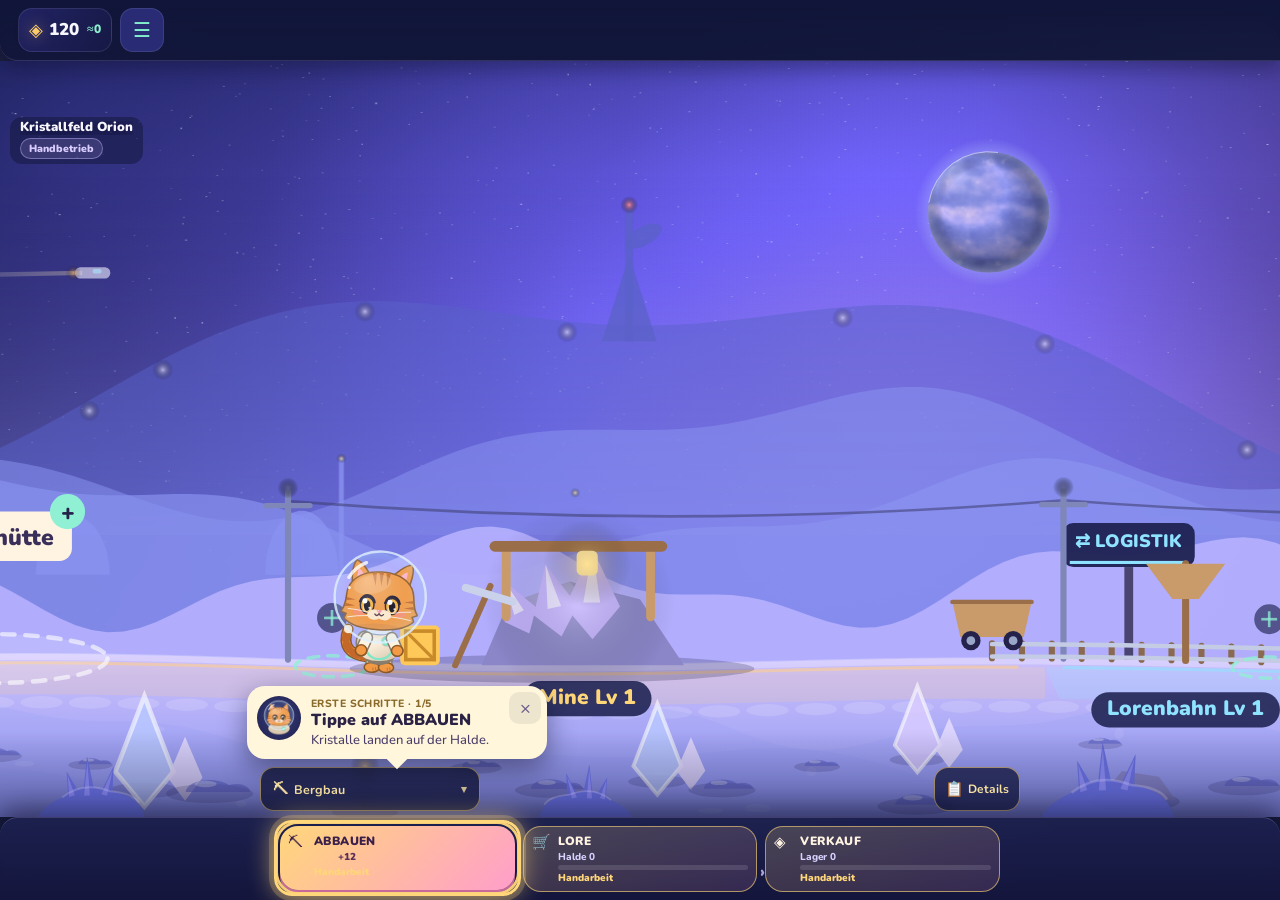
<file: index.html>
<!doctype html>
<html lang="de">
  <head>
    <meta charset="UTF-8" />
    <meta name="robots" content="noindex, nofollow" />
    <meta name="viewport" content="width=device-width, initial-scale=1, viewport-fit=cover" />
    <meta name="theme-color" content="#071329" />
    <meta name="mobile-web-app-capable" content="yes" />
    <meta name="apple-mobile-web-app-capable" content="yes" />
    <meta name="apple-mobile-web-app-title" content="Space Kittens" />
    <meta name="apple-mobile-web-app-status-bar-style" content="black" />
    <meta name="description" content="Space Kittens – baue mit Astronauten-Kätzchen eine Kolonie im All." />
    <link rel="manifest" href="manifest.webmanifest" />
    <link rel="icon" href="assets/icon.svg" type="image/svg+xml" />
    <link rel="apple-touch-icon" href="assets/icon-192.png" />
    <title>Space Kittens</title>
    <link rel="stylesheet" href="styles.css?v=ce89aea789d7" />
  </head>
  <body>
    <!-- R3: shown only when styles.css did not load (an HTML preview, a copy of index.html without its folder): the
         stylesheet hides it, so a working page never shows it -->
    <div id="loadHint" role="alert" style="margin: 12px; padding: 14px 16px; border-radius: 12px; background: #2a2365; color: #fff4e2; font: 15px/1.45 system-ui, sans-serif">
      <b style="display: block; font-size: 17px; margin-bottom: 6px">Space Kittens konnte seine Grafik nicht laden.</b>
      Hier ist nur das rohe HTML zu sehen – zum Beispiel in einer Datei-Vorschau oder bei einer Kopie der index.html ohne
      ihren Ordner. Zum Spielen im Projektordner <b>start-game.cmd</b> doppelklicken (oder <code>npm start</code>) und
      <b>http://127.0.0.1:4173</b> öffnen. Die Friends-Beta läuft unter
      <a style="color: #8ff0d4" href="https://kuebeladler5119.github.io/SpaceKittens-web/">kuebeladler5119.github.io/SpaceKittens-web</a>.
    </div>
    <main class="app-shell" id="appShell">
      <header class="topbar">
        <div class="brand">
          <img class="brand-kitten" id="brandKitten" alt="" width="40" height="40" />
          <div><strong>SPACE</strong><small>KITTENS</small></div>
        </div>
        <div class="topbar-actions">
          <button class="gem-balance" id="gemsButton" aria-label="Shop öffnen">
            <span>◆</span><b id="gems">25</b><i>+</i>
          </button>
          <button class="settings-button" id="settingsButton" aria-label="Einstellungen">⚙</button>
          <button class="settings-button menu-button" id="menuButton" aria-label="Mehr: Lichtzyklus, Shop, Looks, Einstellungen" aria-haspopup="dialog">☰</button>
        </div>
      </header>

      <section class="resource-panel">
        <div class="resource-main">
          <span class="ore-icon">◈</span>
          <div><small>COSMIC CREDITS</small><strong id="credits">0</strong></div>
        </div>
        <div class="income"><small>PRO SEKUNDE</small><strong id="incomeRate">+0</strong></div>
      </section>
      <section class="mini-resources">
        <div>⬡ <b id="ore">0</b><small>Erz</small></div>
        <div>◆ <b id="crystals">0</b><small>Kristalle</small></div>
        <div>⛽ <b id="fuel">0</b><small>Treibstoff</small></div>
        <div class="alloy-resource">▰ <b id="alloys">0</b><small>Legierungen</small></div>
        <button id="dailyButton" class="daily-button">☀<b>Daily</b><small id="dailyStatus">bereit</small></button>
      </section>

      <section class="status-row">
        <button class="status-card" data-screen="crew">
          <span>☄</span>
          <div><small>SEKTOR</small><b id="sector">Aurora-7</b></div>
        </button>
        <button class="status-card" data-screen="crew">
          <span>♙</span>
          <div><small>CREW</small><b id="crewLevel">0 / 4</b></div>
        </button>
        <button class="status-card" data-screen="prestige">
          <span>✧</span>
          <div><small>STERNENSTAUB</small><b id="stardust">0</b></div>
        </button>
      </section>

      <section class="screen active" id="home">
        <div class="hero-card hero-art" id="heroCard">
          <div class="space-depth" aria-hidden="true"><i></i><i></i><i></i></div>
          <div class="planet planet-a">
            <i class="planet-cloud cloud-one"></i><i class="planet-cloud cloud-two"></i>
          </div>
          <div class="planet-rings" aria-hidden="true"><i></i></div>
          <div class="planet planet-b"></div>
          <div class="asteroid-field" aria-hidden="true"><i></i><i></i><i></i><i></i></div>
          <div class="planet-weather" aria-hidden="true"><i></i><i></i><i></i></div>
          <div class="stars">✦ · ✧ · ✦</div>
          <div class="ambient-mining" id="ambientMining" aria-hidden="true"></div>
          <div class="planet-development" id="planetDevelopment" aria-hidden="true"></div>
          <div class="storage-depot" id="storageDepot" aria-hidden="true"></div>
          <div class="sector-visual" id="sectorVisual" aria-hidden="true"></div>
          <div class="scene-event" id="sceneEvent" aria-hidden="true"></div>
          <div class="space-traffic" id="spaceTraffic" aria-hidden="true"></div>
          <div class="drone-swarm" id="droneSwarm" aria-hidden="true"></div>
          <div class="mining-rig" id="miningRig" aria-hidden="true">
            <i class="rig-base"></i><i class="rig-arm"></i><i class="rig-drill"></i><i class="rig-light"></i>
          </div>
          <div class="hero-copy">
            <span id="planetType">KRISTALLPLANET</span>
            <h1 id="planetName">Kristallfeld<br />Orion</h1>
            <p id="planetDescription">Deine Drohnen fördern automatisch.</p>
          </div>
          <b class="scene-status" id="sceneStatus" role="status"></b>
          <button class="mochi-focus" id="mochiFocus" aria-label="Zu Mochi">🐾 Mochi</button>
          <button class="mine-toggle" id="mineToggle" aria-label="In die Mine" hidden>⛏ Mine</button>
          <div class="mine-hud" id="mineHud" hidden>
            <div class="mine-top">
              <button id="mineBack" aria-label="Zur Oberfläche">←<span> Oberfläche</span></button><b id="mineTitle"><span id="mineTitleText">Mine</span><small id="mineCredits">◈ 0</small></b><button id="mineOverviewBtn" aria-label="Minen-Übersicht">☰<span> Übersicht</span></button>
            </div>
            <div class="mine-sub">
              <button class="mine-bottleneck" id="mineBottleneck" role="status"></button>
              <div class="mine-nav">
                <button data-mine-jump="top" aria-label="Nach oben">⤒</button><button data-mine-jump="deepest" aria-label="Tiefster Schacht">⤓</button><button data-mine-jump="construction" aria-label="Zur Baustelle">🚧</button><button data-mine-jump="bottleneck" aria-label="Zum Engpass">⚠</button><button data-mine-zone aria-label="Nächste Zone">◫</button>
              </div>
            </div>
          </div>
        </div>
        <nav class="district-nav" id="districtNav" aria-label="Distrikte der Kolonie" hidden></nav>
        <button class="objective-card" id="objectiveCard" data-screen="home">
          <span id="objectiveIcon">⛏</span>
          <div>
            <small>NÄCHSTER SCHRITT</small><b id="objectiveTitle">Sternenbohrer ausbauen</b>
            <p id="objectiveText">Erreiche Stufe 3 für sichtbar mehr Förderung.</p>
          </div>
          <em id="objectiveAction">FARM ›</em>
        </button>
        <button class="season-card" id="seasonCard">
          <span>✧</span>
          <div>
            <small id="seasonCardTag">STERNENROUTE</small><b id="seasonCardTitle">Saison</b>
            <i class="season-mini"><em id="seasonCardFill"></em></i>
          </div>
          <em id="seasonCardAction">ÖFFNEN ›</em>
        </button>
        <section class="contract-panel hidden" id="contractPanel">
          <div class="section-heading">
            <div>
              <span>MITTELSEKTOR-AUFTRÄGE</span>
              <h2 id="contractChainTitle">Routenprotokoll</h2>
            </div>
            <b id="contractProgress">0 / 2</b>
          </div>
          <p id="contractChainText">Verbinde bestehende Systeme für dauerhafte Vorteile.</p>
          <div class="contract-list" id="contractList"></div>
          <p class="synergy-note" id="synergyNote"></p>
        </section>
        <section class="pipeline-card" aria-label="Produktionsfluss des aktiven Planeten">
          <div class="pipeline-heading"><span>LIVE-PRODUKTION</span><b id="pipelineStatus">AUSGEWOGEN</b></div>
          <div class="pipeline-stages">
            <div><small>FÖRDERUNG</small><b id="extractRate">0 Erz/s</b></div>
            <i>→</i>
            <div><small>LAGER</small><b id="storageValue">0 / 0</b></div>
            <i>→</i>
            <div><small>TRANSPORT</small><b id="transportRate">0 Erz/s</b></div>
          </div>
          <div class="storage-meter"><i id="storageFill"></i></div>
          <p id="pipelineHint">Deine Förderdrohnen beliefern die Frachter.</p>
        </section>
        <section class="planet-command" id="planetCommand">
          <div class="section-heading">
            <div>
              <span>PLANETENENTWICKLUNG</span>
              <h2 id="developmentTitle">Kleine Abbaustation</h2>
            </div>
            <b id="developmentStage">STUFE 1</b>
          </div>
          <p id="developmentText">Investiere in die lokale Infrastruktur, um eine Spezialisierung freizuschalten.</p>
          <div class="specialization-list" id="specializationList"></div>
        </section>
        <section class="planet-panel">
          <div class="section-heading">
            <div>
              <span>ERKUNDUNG</span>
              <h2>Planetenroute</h2>
            </div>
            <b id="planetCount">1 / 4</b>
          </div>
          <div class="planet-list" id="planetList"></div>
          <button class="survey-button" id="surveyButton">NÄCHSTEN PLANETEN SCANNEN</button>
        </section>

        <div class="section-heading">
          <div>
            <span>FARM</span>
            <h2>Produktionslinie</h2>
          </div>
          <button class="tiny-button" id="boostButton">⚡ Boost</button>
        </div>
        <div class="production-list" id="productionList"></div>
        <article class="fab-card" id="fabCard" aria-label="Raffinerie-Zentrale" hidden></article>
        <section class="research-panel hidden" id="researchPanel">
          <div class="section-heading">
            <div>
              <span>FORSCHUNG</span>
              <h2>Orbitallabor</h2>
            </div>
            <b>NEU</b>
          </div>
          <div class="research-list" id="researchList"></div>
        </section>
        <article class="event-card hidden" id="eventCard">
          <span class="event-icon" id="eventIcon">✦</span>
          <div>
            <small>SEKTOR-EREIGNIS</small>
            <h3 id="eventTitle">Mineralienboom</h3>
            <p id="eventText"></p>
            <em id="eventEffect"></em>
          </div>
          <button id="eventAction">ANNEHMEN</button><button id="eventIgnore">×</button>
        </article>
        <div class="section-heading quest-heading">
          <div>
            <span>KAPITEL 1</span>
            <h2>Kommandanten-Aufträge</h2>
          </div>
          <b id="questProgress">0 / 3</b>
        </div>
        <div class="quest-list" id="questList"></div>
        <div class="offline-note">☾ Dein Fortschritt wird automatisch gespeichert. Offline-Ertrag aktiv.</div>
      </section>

      <section class="screen" id="trade">
        <div class="page-title">
          <span>GALAXIE · HANDEL</span>
          <h1>Sternenbasar</h1>
          <p>Echte Ware aus deinen Kolonien gegen Credits, Aufträge und Frachtrouten.</p>
        </div>
        <nav class="section-jumps" aria-label="Abschnitte im Galaxie-Tab"><button data-jump="galaxyIncome">Einkommen</button><button data-jump="goodsGrid">Waren</button><button data-jump="traderPanel">Händler</button><button data-jump="bazaarContracts">Aufträge</button><button data-jump="freightPanel">Fracht</button><button data-jump="tradeList">Rohstoffmarkt</button></nav>
        <article class="arsenal-card challenge-card galaxy-income" id="galaxyIncome" aria-label="Galaxie-Einkommen" hidden></article>
        <article class="merchant-card" id="merchantCard"></article>
        <div class="section-heading achievement-heading">
          <div><span>WAREN AUS <em id="goodsColony">ORION</em></span><h2>Lagerbestand</h2></div>
        </div>
        <div class="goods-grid" id="goodsGrid"></div>
        <div class="section-heading achievement-heading">
          <div><span>EINKAUF · FERTIGWAREN</span><h2>Versorgungshändler</h2></div>
        </div>
        <div class="trader-panel" id="traderPanel"></div>
        <div class="section-heading achievement-heading">
          <div><span>MINKAS AUFTRÄGE</span><h2>Lieferaufträge</h2></div>
          <b id="contractCount">0 / 3</b>
        </div>
        <div class="bazaar-contracts" id="bazaarContracts"></div>
        <div class="section-heading achievement-heading">
          <div><span>INTERPLANETAR</span><h2>Frachtrouten</h2></div>
          <b id="routeCount">0 / 6</b>
        </div>
        <div class="freight-panel" id="freightPanel"></div>
        <div class="section-heading achievement-heading">
          <div><span>ERZ-LIEFERUNGEN</span><h2>Rohstoffmarkt</h2></div>
        </div>
        <div class="market-alert" id="marketAlert">↗ <b>Orion-Kristalle</b> sind heute besonders gefragt.</div>
        <div class="trade-list" id="tradeList"></div>
        <article class="expedition-card">
          <div class="expedition-art"><img class="ship-preview-live" alt="Dein Schiff" /></div>
          <div>
            <span id="expeditionStatus">KURZMISSION · 2 MIN</span>
            <h2>Echo im Kometengürtel</h2>
            <p>Finde Kristalle und Vorräte für die Kolonie.</p>
            <button id="expeditionButton">EXPEDITION STARTEN · ⛽ 5</button>
            <button class="ad-button hidden" id="expeditionSkip">▶ SOFORT BEENDEN</button>
          </div>
        </article>
        <section class="sector-panel hidden" id="sectorPanel">
          <div class="section-heading">
            <div>
              <span>TIEFER RAUM</span>
              <h2>Sektor-Kartografie</h2>
            </div>
            <b id="sectorProgress">0 / 3</b>
          </div>
          <p class="sector-intro">Erstelle Scanprofile, entsende Expeditionen und sichere langfristige Routenboni.</p>
          <div class="sector-list" id="sectorList"></div>
        </section>
        <section class="gate-card hidden" id="gateCard">
          <div class="gate-symbol">◌</div>
          <div>
            <span>MEGASTRUKTUR</span>
            <h2 id="gateTitle">Sprungtor-Baustelle</h2>
            <p id="gateText">Fernsektoren verlangen eine stabile Interstellarinfrastruktur.</p>
            <div class="gate-meter"><i id="gateFill"></i></div>
          </div>
          <button id="gateButton">BAUPHASE STARTEN</button>
        </section>
        <article class="spinner-card">
          <div>
            <span>KOSTENLOSER TAGES-SCAN</span>
            <h2>Signal-Scanner</h2>
            <p>Eine planbare Gratis-Belohnung jede Stunde.</p>
          </div>
          <button id="spinButton">✦ SCANNEN</button>
          <button class="ad-button hidden" id="spinRefill">▶ AUFLADEN</button>
        </article>
        <section class="faction-panel hidden" id="factionPanel">
          <div class="section-heading">
            <div>
              <span>BEGEGNUNGEN</span>
              <h2>Fraktionskanal</h2>
            </div>
            <b>REPUTATION</b>
          </div>
          <div class="faction-list" id="factionList"></div>
        </section>
        <section class="territory-panel hidden" id="territoryPanel">
          <div class="section-heading">
            <div>
              <span>STRATEGISCHE GEBIETE</span>
              <h2>Grenzkarte</h2>
            </div>
            <b id="territoryStatus">0 / 6</b>
          </div>
          <p class="territory-intro" id="territoryGoal">Sichere zuerst eine Route in den tiefen Raum.</p>
          <div class="territory-list" id="territoryList"></div>
        </section>
        <article class="strategic-event hidden" id="strategicEvent">
          <span class="strategic-event-icon" id="strategicEventIcon">⚠</span>
          <div>
            <small id="strategicEventTag">STRATEGISCHES EREIGNIS</small>
            <h2 id="strategicEventTitle">Grenzkonflikt</h2>
            <p id="strategicEventText"></p>
            <em id="strategicEventBonus"></em>
            <div class="strategic-event-actions" id="strategicEventActions"></div>
          </div>
        </article>
      </section>

      <section class="screen" id="battle">
        <div class="page-title">
          <span id="battleKicker">SEKTOR-VERTEIDIGUNG</span>
          <h1 id="battleTitle">Piratenalarm</h1>
          <p>Besiege Gegner für Baupläne und Credits.</p>
        </div>
        <article class="story-card hidden" id="storyCard" aria-live="polite"></article>
        <article class="enemy-card" id="enemyCard">
          <div class="enemy-art" id="enemyArt">☠<span>✦</span></div>
          <div class="combat-hud" id="combatHud">
            <div class="hud-enemy">
              <div class="enemy-title">
                <div>
                  <small><i id="enemyRank">STUFE</i> <b id="enemyLevel">1</b></small>
                  <h2 id="enemyName">Staub-Pirat</h2>
                </div>
                <b class="reward">+<span id="battleReward">100</span> ◈</b>
              </div>
              <div class="health"><i id="enemyHealth"></i><u id="enemyPhaseMark"></u><b id="enemyHealthText">100 / 100</b></div>
              <div class="hud-tags" id="enemyTags"></div>
            </div>
            <div class="hud-player" id="hudPlayer"></div>
          </div>
          <div class="combat-info">
            <p class="combat-readout" id="combatHint">Taktikdaten werden geladen.</p>
            <p class="combo-text" id="comboText">Kette starten · schnelle Treffer geben bis zu +20% Schaden</p>
            <p class="drop-preview" id="dropPreview">Möglicher Drop: Credits, Erz und Ausrüstung</p>
          </div>
        </article>
        <article class="arsenal-card challenge-card campaign-card" id="campaignCard" aria-label="Feldzug" hidden></article>
        <article class="arsenal-card" id="arsenalCard" aria-label="Arsenal"></article>
        <article class="arsenal-card challenge-card" id="challengeCard" aria-label="Sektorprüfungen" hidden></article>
        <article class="ship-card workshop" id="workshop">
          <div class="workshop-head">
            <span>WERFT · DEIN KAMPFSCHIFF</span>
            <h2 id="shipName">Horizon Mk.<b id="shipLevel">1</b></h2>
            <p id="shipDescription">Ausgewogenes Schiff für jede Mission.</p>
            <p class="ship-dna-line" id="shipDnaLine" aria-label="Schiffs-DNA"></p>
            <button class="ship-studio-entry" data-ship-studio-open aria-label="Schiffs-Studio öffnen: Lack, Signatur, Triebwerk, Mündung, Treffer"><span aria-hidden="true">🎨</span> Schiffs-Studio</button>
          </div>
          <div class="workshop-stage" id="workshopStage"></div>
          <div class="workshop-detail" id="workshopDetail"></div>
          <h3 class="workshop-label">MODULE</h3>
          <div class="ship-upgrades">
            <div class="upgrade-row" data-preview-upgrade="weapon"><i>⚔</i><div><b>Waffen <em id="weaponLevel"></em></b><small id="weaponDelta"></small></div><button data-ship="weapon"><b id="weaponCost">0</b></button></div>
            <div class="upgrade-row" data-preview-upgrade="hull"><i>⬡</i><div><b>Hülle <em id="hullLevel"></em></b><small id="hullDelta"></small></div><button data-ship="hull"><b id="hullCost">0</b></button></div>
            <div class="upgrade-row" data-preview-upgrade="engine"><i>➤</i><div><b>Antrieb <em id="engineLevel"></em></b><small id="engineDelta"></small></div><button data-ship="engine"><b id="engineCost">0</b></button></div>
            <div class="upgrade-row" data-preview-upgrade="core"><i>◆</i><div><b>Gem-Kern <em id="coreLevel"></em></b><small id="coreDelta"></small></div><button data-ship="core"><b id="coreCost">0</b></button></div>
          </div>
          <h3 class="workshop-label">AUSBAU · AUS DER FERTIGUNG</h3>
          <div class="ship-refits" id="shipRefits"></div>
          <h3 class="workshop-label">SCHIFFSMODELLE</h3>
          <div class="ship-models" id="shipModels">
            <button data-preview-model="Horizon"><img alt="" /><b>Horizon</b><small>Standard</small></button
            ><button data-preview-model="Comet"><img alt="" /><b>Comet</b><small>◈ 1.500</small></button
            ><button data-preview-model="Aegis"><img alt="" /><b>Aegis</b><small>◆ 10</small></button
            ><button data-preview-model="Vanguard"><img alt="" /><b>Vanguard</b><small>2 Bosse</small></button
            ><button data-preview-model="Corsair"><img alt="" /><b>Corsair</b><small>◈ 4.500</small></button
            ><button data-preview-model="Pioneer"><img alt="" /><b>Pioneer</b><small>◆ 12</small></button>
          </div>
          <h3 class="workshop-label">WAFFENSYSTEME</h3>
          <div class="weapon-types" id="weaponTypes">
            <button data-preview-weapon="Laser"><i class="wpn-dot"></i><b>Laser</b><small>Standard</small></button
            ><button data-preview-weapon="Plasma"><i class="wpn-dot"></i><b>Plasma</b><small>◈ 750</small></button
            ><button data-preview-weapon="Arc"><i class="wpn-dot"></i><b>Arc</b><small>◆ 8</small></button
            ><button data-preview-weapon="Ion"><i class="wpn-dot"></i><b>Ion</b><small>◈ 2.200</small></button
            ><button data-preview-weapon="Nova"><i class="wpn-dot"></i><b>Nova</b><small>◆ 15</small></button>
          </div>
          <p class="weapon-effect" id="weaponEffect">Laser: verlässlicher Basisschaden</p>
          <h3 class="workshop-label">GALAKTISCHE DNA · BORDWAFFE</h3>
          <div class="dna-weapons" id="dnaWeapons"></div>
        </article>
        <article class="info-card">
          <span>⚔</span>
          <div>
            <b>Automatische Verteidigung</b>
            <p>Mit Boba (Verteidigung) im aktiven Dienst feuert AUTO jede Sekunde einen Schuss.</p>
          </div>
        </article>
      </section>

      <section class="screen" id="crew">
        <div class="page-title">
          <span>KÄTZCHEN-KOMMANDO</span>
          <h1>Kätzchen-Crew</h1>
          <p>Jedes Kätzchen ist Spezialist – kombiniere sie für Build-Boni.</p>
        </div>
        <article class="crew-command-card">
          <div>
            <span>AKTIVE KOMMANDO-SLOTS</span>
            <h2 id="crewSlots">0 / 2</h2>
            <p id="crewBuildNote">Wähle Spezialisten passend zu deinem aktuellen Ziel.</p>
          </div>
          <button id="crewSlotButton">SLOT FREISCHALTEN</button>
        </article>
        <button class="studio-entry" data-studio-open="mochi"><i aria-hidden="true">🐾</i><span><b>Kätzchen-Studio</b><small>Outfits und Accessoires für Mochi, Void und die Crew</small></span></button>
        <div class="crew-synergy" id="crewSynergy">KEINE CREW-SYNERGIE AKTIV</div>
        <div class="crew-list" id="crewList"></div>
        <div class="section-heading achievement-heading" id="managerOffice">
          <div><span>MANAGER-BÜRO</span><h2>Spezialisten</h2></div>
          <b id="specialistCount">0 / 7</b>
        </div>
        <p class="office-note">
          Normale Manager stellst du direkt am Gebäude ein. Spezialisten sammelst du kostenlos über Talent-Kapseln – sie
          arbeiten nur in ihrem Beruf, dafür besser.
        </p>
        <article class="talent-card" id="talentCard"></article>
        <div class="manager-filter" id="managerFilter" role="tablist"></div>
        <div class="manager-grid" id="managerGrid"></div>
        <div class="manager-detail" id="managerDetail"></div>
        <div class="section-heading achievement-heading">
          <div><span>MOCHIS LOGBUCH</span><h2>Geschichte</h2></div>
          <b id="journalCount">0</b>
        </div>
        <div class="journal-list" id="journalList"></div>
        <div class="section-heading achievement-heading">
          <div>
            <span>FUNDSTÜCKE</span>
            <h2>Inventar</h2>
          </div>
          <b id="inventoryCount">0 / 30</b>
        </div>
        <div class="item-bonuses" id="itemBonuses"></div>
        <p class="item-archive" id="itemArchive">ARTEFAKT-ARCHIV · 0 Fundarten entdeckt</p>
        <div class="inventory-list" id="inventoryList"></div>
        <div class="section-heading achievement-heading">
          <div>
            <span>LOGBUCH</span>
            <h2>Meilensteine</h2>
          </div>
          <b id="achievementCount">0 / 10</b>
        </div>
        <div class="achievement-list" id="achievementList"></div>
      </section>

      <section class="screen" id="prestige">
        <div class="page-title">
          <span>NEUER STERNZYKLUS</span>
          <h1>Galaxie verkaufen</h1>
          <p>Übergib deine Kolonie der Föderation und gründe eine stärkere neue Galaxie.</p>
        </div>
        <article class="prestige-card">
          <div class="prestige-orbit">✧</div>
          <small>BEI VERKAUF ERHALTEN</small><strong id="prestigeGain">0</strong><span>Sternenstaub</span
          ><button id="prestigeButton">GALAXIE VERKAUFEN</button>
          <p id="prestigeAdvice">Neue Galaxien starten mit dauerhaften Produktionsboni.</p>
        </article>
        <div class="upgrade-grid" id="starUpgradeList"></div>
        <div class="section-heading achievement-heading" id="academySection">
          <div><span>DAUERHAFT · GEMS</span><h2>Sternenakademie</h2></div>
          <b id="academyGems">0 ◆</b>
        </div>
        <p class="office-note">
          Bleibt für immer – auch nach dem Galaxie-Verkauf. Nur Komfort und Planung: Automatisierung bekommst du immer mit
          Credits.
        </p>
        <div class="academy-grid" id="academyGrid"></div>
      </section>

      <div class="building-sheet hidden" id="buildingSheet" role="dialog" aria-label="Gebäude"></div>
      <section class="action-dock" id="actionDock" aria-label="Produktion">
        <div class="dock-summary" id="dockSummary">
          <b id="chainAuto">0/3 automatisch</b><span><em id="planetOutput">0</em> ◈/s</span><small id="dockHint"></small>
          <button class="dock-toggle" id="dockToggle" aria-expanded="true">HANDBETRIEB ▾</button>
        </div>
        <div class="production-chain" aria-label="Produktionskette">
          <button class="collect-button chain-step" id="collectButton">
            <span>⛏</span><b>ABBAUEN</b><small>+<em id="tapValue">10</em></small><i id="mineMode">Handarbeit</i>
          </button>
          <button class="chain-step" id="cartButton" data-manual="rail">
            <span>🛒</span><b>LORE</b><small id="pileValue">Halde 0</small><i class="chain-fill"><u id="pileFill"></u></i><em id="railMode">Handarbeit</em>
          </button>
          <button class="chain-step" id="sellButton" data-manual="stall">
            <span>◈</span><b>VERKAUF</b><small id="depotValue">Lager 0</small><i class="chain-fill"><u id="depotFill"></u></i><em id="stallMode">Handarbeit</em>
          </button>
        </div>
      </section>
      <section class="action-dock mine-dock" id="mineDock" aria-label="Mine">
        <div class="dock-summary">
          <b id="mineDockAuto">0/1 automatisch</b><span><em id="mineDockRate">0</em>/s nach oben</span><small id="mineDockHint"></small>
        </div>
        <div class="production-chain" aria-label="Minenkette">
          <button class="chain-step collect-button" id="mineDigButton">
            <span>⛏</span><b>ABBAUEN</b><small id="mineDigLabel">Schacht 1</small><i class="chain-fill"><u id="mineDigFill"></u></i><em id="mineDigMode">Handarbeit</em>
          </button>
          <button class="chain-step" id="mineLiftButton">
            <span>⇕</span><b>AUFZUG</b><small id="mineLiftLabel">–</small><i class="chain-fill"><u id="mineLiftFill"></u></i><em id="mineLiftMode">Handarbeit</em>
          </button>
          <button class="chain-step" id="mineCartButton">
            <span>🛒</span><b>LORE</b><small id="mineCartLabel">Halde 0</small><i class="chain-fill"><u id="mineCartFill"></u></i><em id="mineCartMode">Handarbeit</em>
          </button>
        </div>
      </section>
      <section class="combat-dock" id="combatDock" aria-label="Kampf">
        <div class="taktband-dock" id="taktbandDock" hidden></div>
        <div class="taktband-dock bloom-dock" id="bloomDock" hidden></div>
        <div class="taktband-dock challenge-dock" id="challengeDock" hidden></div>
        <div class="taktband-dock challenge-dock wave-dock" id="waveDock" hidden></div>
        <div class="combat-actions">
          <button class="combat-action" id="aimButton">◉ ZIELMODUS</button
          ><button class="combat-action" id="overchargeButton">⚡ OVERCHARGE</button
          ><button class="combat-action" id="autoBattleButton">AUTO: AUS</button>
        </div>
        <div class="attack-row">
          <button class="battle-button" id="battleButton">
            <span>ANGREIFEN</span><em id="attackState"></em><small>Schaden <b id="attackPower">8</b></small>
          </button
          ><button class="cat-ability" id="catButton" hidden aria-label="Funkenhagel"><i aria-hidden="true"></i><b>HAGEL</b><small>Bereit</small></button>
        </div>
        <b id="autoDamage" hidden></b>
      </section>
      <nav class="bottom-nav">
        <button class="nav-item active" data-screen="home"><span>⌂</span><b>Kolonie</b></button>
        <button class="nav-item" data-screen="trade"><span>⇄</span><b>Galaxie</b></button>
        <button class="nav-item" data-screen="battle"><span>⚔</span><b>Abenteuer</b></button>
        <button class="nav-item" data-screen="crew"><span>♙</span><b>Kätzchen</b></button>
      </nav>
    </main>
    <!-- Beta 1.5: fullscreen expeditions (prep → fight → result), above the app; expedition-ui.js -->
    <section class="expedition" id="expedition" role="dialog" aria-modal="true" aria-label="Expedition" data-state="closed" hidden>
      <div class="exp-prep" id="expPrep"></div>
      <div class="exp-fight">
        <header class="exp-top" id="expTop"></header>
        <div class="exp-stage" id="expStage"></div>
        <footer class="exp-bottom" id="expBottom"></footer>
        <div class="exp-pause-menu" id="expPauseMenu" hidden>
          <div><b>Pause</b><small>Die Expedition steht still. Ausrüstung ist für diese Welle festgelegt.</small><button class="exp-start" data-exp-resume>WEITER</button><button class="exp-secondary" data-exp-retreat>RÜCKZUG</button></div>
        </div>
      </div>
      <div class="exp-result" id="expResult"></div>
    </section>
    <div class="cosmetic-reveal hidden" id="cosmeticReveal" role="status" aria-live="polite">
      <div class="cr-stage" id="cosmeticRevealStage"><span class="rv-orb" aria-hidden="true"></span><canvas class="reveal-card" id="cosmeticRevealArt" width="192" height="112" aria-hidden="true"></canvas></div>
      <div class="cr-text"><span id="cosmeticRevealKind">NEU</span><b id="cosmeticRevealName"></b><small id="cosmeticRevealWhy"></small></div>
      <div class="cr-actions"><button id="cosmeticRevealWear">ANLEGEN</button><button class="secondary" id="cosmeticRevealClose" aria-label="Schließen">✕</button></div>
    </div>
    <div class="toast" id="toast" role="status" aria-live="polite"></div>
    <div class="modal hidden" id="introModal">
      <div class="modal-box intro-box">
        <span id="introStep">KAPITEL 1 · 1/3</span>
        <div class="intro-portrait"><img id="introKitten" alt="Mochi" width="96" height="96" /></div>
        <h2 id="introTitle">Ein Signal im Staub</h2>
        <p id="introText">
          Kommandant, ich bin Nova. Nach dem Sternensturm ist Aurora-7 unsere letzte Chance. Fördere Erz, damit wir die
          Kolonie wieder aufbauen können.
        </p>
        <button id="introNext">WEITER</button
        ><button id="introSkip" class="text-button">Einführung überspringen</button>
      </div>
    </div>
    <div class="modal hidden" id="dailyModal" role="dialog" aria-modal="true" aria-label="Tägliche Versorgung">
      <div class="modal-box reward-box">
        <button class="modal-close close-daily" aria-label="Schließen">×</button><span>TÄGLICHE VERSORGUNG</span>
        <h2>Tag <b id="dailyDay">1</b></h2>
        <div class="reward-orb">✦</div>
        <p>Deine Crew hat Vorräte bereitgestellt.</p>
        <ol class="daily-track" id="dailyTrack" aria-label="Sieben Tage Versorgung"></ol>
        <p class="daily-reward" id="dailyRewardText"></p>
        <button id="claimDaily">BELOHNUNG ABHOLEN</button>
      </div>
    </div>
    <div class="modal hidden" id="shopModal" role="dialog" aria-modal="true" aria-labelledby="shopTitle">
      <div class="modal-box shop-box">
        <button class="modal-close" data-close-modal="shopModal" aria-label="Schließen">×</button>
        <span>GALAXIE-VAULT</span>
        <h2 id="shopTitle">Shop</h2>
        <div class="shop-balance"><span>◆</span><b id="shopGems">0</b> Gems <small id="shopTokens"></small></div>
        <div class="shop-tabs" role="tablist">
          <button role="tab" data-shop-tab="style">Looks</button>
          <button role="tab" data-shop-tab="sets">Sets</button>
          <button role="tab" data-shop-tab="chests">Kisten</button>
          <button role="tab" data-shop-tab="boost" class="active">Komfort</button>
          <button role="tab" data-shop-tab="offers">Echtgeld</button>
        </div>
        <div class="shop-panel" id="shopPanel"></div>
        <p class="shop-legal" id="shopLegal">
          Alle Inhalte sind ohne Kauf erspielbar oder rein kosmetisch. Keine Zufallsboxen. Preise inkl. MwSt.,
          Abwicklung über Google Play.
        </p>
        <button class="text-button" id="restorePurchases">Käufe wiederherstellen</button>
        <div class="dev-panel hidden" id="devPanel">
          <b>ENTWICKLER-TESTS (nur lokal)</b>
          <button id="freeGems">+25 Test-Gems</button>
          <button id="devCompletePending">Ausstehende Käufe abschließen</button>
          <button id="devRefund">Erstattung Kommandanten-Edition simulieren</button>
          <button id="devSeasonXp">+300 Saison-XP</button>
        </div>
      </div>
    </div>
    <div class="modal hidden" id="arsenalModal" role="dialog" aria-modal="true" aria-labelledby="arsenalTitle">
      <div class="modal-box arsenal-box">
        <button class="modal-close" data-close-modal="arsenalModal" aria-label="Schließen">×</button>
        <span>ARSENAL</span>
        <h2 id="arsenalTitle">Sammlung</h2>
        <p class="arsenal-balance" id="arsenalBalance"></p>
        <div class="shop-tabs arsenal-tabs" role="tablist">
          <button role="tab" data-arsenal-tab="all">Alle</button>
          <button role="tab" data-arsenal-tab="ship">Schiff</button>
          <button role="tab" data-arsenal-tab="pilot">Pilot</button>
          <button role="tab" data-arsenal-tab="cat">Tikki</button>
        </div>
        <div class="arsenal-panel" id="arsenalPanel"></div>
      </div>
    </div>
    <div class="modal hidden" id="forgeModal" role="dialog" aria-modal="true" aria-labelledby="forgeTitle">
      <div class="modal-box forge-box">
        <button class="modal-close" data-close-modal="forgeModal" aria-label="Schließen">×</button>
        <span>ARSENAL · NUR OPTIK</span>
        <h2 id="forgeTitle">Sternenschmiede</h2>
        <p class="forge-note">Schmiede Looks aus Sternsplittern. Sie ändern nur, wie Schiff, Tikkis Gleiter und Treffer aussehen – nie Schaden, Einkommen oder Beute. Einmal geschmiedet, gehören sie dir für immer.</p>
        <p class="arsenal-balance" id="forgeBalance"></p>
        <div class="forge-panel" id="forgePanel"></div>
      </div>
    </div>
    <div class="modal hidden" id="studioModal" role="dialog" aria-modal="true" aria-labelledby="studioTitle">
      <div class="modal-box studio-box">
        <button class="modal-close" data-close-modal="studioModal" aria-label="Schließen">×</button>
        <span>KÄTZCHEN-STUDIO · NUR OPTIK</span>
        <h2 id="studioTitle">Kätzchen-Studio</h2>
        <p class="studio-balance" id="studioBalance"></p>
        <div class="studio-chars" id="studioChars" role="tablist" aria-label="Kätzchen"></div>
        <div class="studio-stage">
          <canvas id="studioCanvas" aria-label="Vorschau des Kätzchens"></canvas>
          <b class="studio-who" id="studioWho"></b>
          <b class="studio-tag hidden" id="studioTag">VORSCHAU – noch nicht angelegt</b>
        </div>
        <div class="studio-poses" id="studioPoses" aria-label="Pose"></div>
        <div class="studio-slots" id="studioSlots" role="tablist" aria-label="Slot"></div>
        <div class="studio-items" id="studioPanel"></div>
        <p class="studio-note" id="studioNote"></p>
        <div class="studio-action" id="studioAction"></div>
        <p class="studio-small">Looks ändern nur das Aussehen – nie Schaden, Credits, Abbau, Beute oder Forschung. Einmal gekauft, kann jedes freigeschaltete Kätzchen das Teil tragen.</p>
      </div>
    </div>
    <div class="modal hidden" id="shipStudioModal" role="dialog" aria-modal="true" aria-labelledby="shipStudioTitle">
      <div class="modal-box studio-box ship-studio-box">
        <button class="modal-close" data-close-modal="shipStudioModal" aria-label="Schließen">×</button>
        <span>SCHIFFS-STUDIO · NUR OPTIK</span>
        <h2 id="shipStudioTitle">Schiffs-Studio</h2>
        <p class="studio-balance" id="shipStudioBalance"></p>
        <div class="studio-chars ship-studio-models" id="shipStudioModels" role="tablist" aria-label="Schiffsmodell"></div>
        <div class="studio-stage">
          <canvas id="shipStudioCanvas" aria-label="Vorschau des Schiffs"></canvas>
          <b class="studio-who" id="shipStudioWho"></b>
          <b class="studio-tag hidden" id="shipStudioTag">VORSCHAU – noch nicht angelegt</b>
        </div>
        <div class="studio-poses" id="shipStudioViews" aria-label="Ansicht"></div>
        <div class="studio-slots" id="shipStudioSlots" role="tablist" aria-label="Slot"></div>
        <div class="studio-items" id="shipStudioPanel"></div>
        <p class="studio-note" id="shipStudioNote"></p>
        <div class="studio-action" id="shipStudioAction"></div>
        <p class="studio-small">Looks ändern nur das Aussehen – nie Schaden, Treffer, Ausweichen oder Beute. Rolle, Ausbaustufe und Waffe bleiben immer sichtbar.</p>
      </div>
    </div>
    <div class="modal hidden" id="lookConfirmModal" role="dialog" aria-modal="true" aria-labelledby="lookConfirmTitle">
      <div class="modal-box look-confirm-box">
        <button class="modal-close" data-close-modal="lookConfirmModal" aria-label="Schließen">×</button>
        <span id="lookConfirmKind">LOOK KAUFEN</span>
        <h2 id="lookConfirmTitle">Look</h2>
        <canvas id="lookConfirmArt" width="288" height="168" aria-hidden="true"></canvas>
        <p class="look-confirm-text" id="lookConfirmText"></p>
        <div class="look-confirm-price" id="lookConfirmPrice"></div>
        <div class="look-confirm-actions">
          <button id="lookConfirmYes">BESTÄTIGEN</button>
          <button class="secondary" data-close-modal="lookConfirmModal">ABBRECHEN</button>
        </div>
      </div>
    </div>
    <div class="modal hidden" id="collectionModal" role="dialog" aria-modal="true" aria-labelledby="collectionTitle">
      <div class="modal-box collection-box">
        <button class="modal-close" data-close-modal="collectionModal" aria-label="Schließen">×</button>
        <span>SAMMLUNG · NUR OPTIK</span>
        <h2 id="collectionTitle">Sammelalbum</h2>
        <div class="collection-profile" id="collectionProfile"></div>
        <div class="collection-areas" id="collectionAreas" role="group" aria-label="Bereich"></div>
        <div class="collection-panel" id="collectionPanel"></div>
      </div>
    </div>
    <div class="modal hidden" id="fabModal" role="dialog" aria-modal="true" aria-labelledby="fabTitle">
      <div class="modal-box fab-box">
        <button class="modal-close" data-close-modal="fabModal" aria-label="Schließen">×</button>
        <span id="fabKicker">FERTIGUNG</span>
        <h2 id="fabTitle">Raffinerie-Zentrale</h2>
        <div class="fab-panel" id="fabPanel"></div>
      </div>
    </div>
    <div class="modal hidden" id="dnaRevealModal" role="dialog" aria-modal="true" aria-labelledby="dnaRevealTitle">
      <div class="modal-box capsule-box dna-reveal-box">
        <button class="modal-close" data-close-modal="dnaRevealModal" aria-label="Schließen">×</button>
        <span id="dnaRevealKicker">DNA-WAFFE</span>
        <h2 id="dnaRevealTitle">Neue Waffe</h2>
        <div class="dna-reveal-stage" id="dnaRevealStage" aria-live="polite"></div>
        <p class="capsule-odds" id="dnaRevealText"></p>
        <button id="dnaRevealOk">WEITER</button>
      </div>
    </div>
    <div class="modal hidden" id="chestModal" role="dialog" aria-modal="true" aria-labelledby="chestTitle">
      <div class="modal-box chest-box">
        <button class="modal-close" data-close-modal="chestModal" aria-label="Schließen">×</button>
        <span>ARSENAL</span>
        <h2 id="chestTitle">Kisten</h2>
        <div class="chest-kinds-wrap" id="chestKinds"></div>
        <div class="chest-stage" id="chestStage"></div>
        <p class="chest-text" id="chestText"></p>
        <button class="chest-action" id="chestAction">ÖFFNEN</button>
        <div id="chestOdds"></div>
      </div>
    </div>
    <div class="modal hidden" id="seasonModal" role="dialog" aria-modal="true" aria-labelledby="seasonTitle">
      <div class="modal-box season-box">
        <button class="modal-close" data-close-modal="seasonModal" aria-label="Schließen">×</button>
        <span id="seasonTag">STERNENROUTE · SAISON</span>
        <h2 id="seasonTitle">Saison</h2>
        <p class="season-time" id="seasonTime"></p>
        <div class="season-progress"><i id="seasonFill"></i><b id="seasonLevel">Stufe 0</b></div>
        <p class="season-hint">
          Saison-XP gibt es für normales Spielen: Forschung, Expeditionen, Aufträge, Bosse, Planeten. Keine täglichen
          Pflichtaufgaben.
        </p>
        <div class="season-track" id="seasonTrack"></div>
        <button id="seasonBuy">STERNENPASS FREISCHALTEN</button>
      </div>
    </div>
    <div class="modal hidden" id="welcomeModal" role="dialog" aria-modal="true" aria-labelledby="welcomeTitle">
      <div class="modal-box reward-box welcome-box">
        <button class="modal-close" data-close-modal="welcomeModal" aria-label="Schließen">×</button>
        <span>WILLKOMMEN ZURÜCK</span>
        <h2 id="welcomeTitle">Deine Kolonie hat weitergearbeitet</h2>
        <p class="welcome-duration">Abwesend: <b id="welcomeDuration">0 Min.</b></p>
        <div class="welcome-grid">
          <div><small>CREDITS</small><b id="welcomeCredits">+0</b></div>
          <div><small>ERZ</small><b id="welcomeOre">+0</b></div>
          <div><small>TREIBSTOFF</small><b id="welcomeFuel">+0</b></div>
        </div>
        <p class="welcome-rate" id="welcomeRate">60% Offline-Effizienz</p>
        <p class="welcome-rate welcome-mine" id="welcomeMine" hidden></p>
        <button class="ad-button hidden" id="welcomeDouble">▶ ERTRAG VERDOPPELN</button>
        <button data-close-modal="welcomeModal">EINSAMMELN</button>
      </div>
    </div>
    <div class="modal hidden" id="prestigeModal" role="dialog" aria-modal="true" aria-labelledby="prestigeModalTitle">
      <div class="modal-box">
        <button class="modal-close" data-close-modal="prestigeModal" aria-label="Schließen">×</button>
        <span>NEUER STERNZYKLUS</span>
        <h2 id="prestigeModalTitle">Galaxie verkaufen?</h2>
        <p>Du erhältst <b id="prestigeConfirmGain">0</b> Sternenstaub. Das bleibt und das startet neu:</p>
        <div class="prestige-preview" id="prestigePreview"></div>
        <button id="prestigeConfirm">VERKAUFEN & NEU STARTEN</button>
        <button class="text-button" data-close-modal="prestigeModal">Abbrechen</button>
      </div>
    </div>
    <div class="modal hidden" id="menuModal" role="dialog" aria-modal="true" aria-labelledby="menuTitle">
      <div class="modal-box menu-box">
        <button class="modal-close" data-close-modal="menuModal" aria-label="Schließen">×</button>
        <span>KOMMANDODECK</span>
        <h2 id="menuTitle">Mehr</h2>
        <div class="menu-list" id="menuList"></div>
      </div>
    </div>
    <div class="modal hidden" id="settingsModal" role="dialog" aria-modal="true" aria-labelledby="settingsTitle">
      <div class="modal-box settings-box">
        <button class="modal-close" data-close-modal="settingsModal" aria-label="Schließen">×</button>
        <span>KOMMANDOKONSOLE</span>
        <h2 id="settingsTitle">Einstellungen</h2>
        <div class="settings-group">
          <label class="setting-row"
            ><span>Effekte</span><input type="range" id="settingSfx" min="0" max="100" step="5"
          /></label>
          <label class="setting-row"
            ><span>Musik</span><input type="range" id="settingMusic" min="0" max="100" step="5"
          /></label>
          <label class="setting-row toggle"><span>Ton aus</span><input type="checkbox" id="settingMuted" /></label>
          <label class="setting-row toggle"><span>Vibration</span><input type="checkbox" id="settingHaptics" /></label>
          <label class="setting-row"
            ><span>Bewegung reduzieren</span
            ><select id="settingMotion">
              <option value="system">System</option>
              <option value="on">An</option>
              <option value="off">Aus</option>
            </select></label
          >
        </div>
        <div class="settings-group">
          <b class="settings-label">SPIELSTAND</b>
          <p class="settings-note" id="saveStatus">Automatisch gespeichert.</p>
          <div class="settings-actions">
            <button id="exportFile">Als Datei sichern</button>
            <button id="importFileButton">Datei laden</button>
            <input type="file" id="importFile" accept=".json,application/json,text/plain" hidden />
          </div>
          <div class="settings-actions save-code-actions">
            <button id="exportSave">Sicherungscode kopieren</button>
            <button id="importSaveToggle">Code einfügen</button>
          </div>
          <div class="import-panel hidden" id="importPanel">
            <textarea id="importCode" rows="3" placeholder="NH1.…" aria-label="Sicherungscode"></textarea>
            <button id="importSave">Code prüfen</button>
          </div>
          <div class="import-panel import-confirm hidden" id="importConfirm" role="alertdialog" aria-labelledby="importConfirmTitle">
            <b id="importConfirmTitle">Spielstand ersetzen?</b>
            <p class="settings-note" id="importSummary"></p>
            <button id="importBackupFirst">Aktuellen Stand erst als Datei sichern</button>
            <div class="settings-actions">
              <button id="importCancel">Abbrechen</button>
              <button id="importConfirmYes" class="import-replace">Ersetzen</button>
            </div>
          </div>
          <button id="undoImport" class="undo-import hidden">Stand vor dem letzten Import zurückholen</button>
        </div>
        <div class="settings-group hidden" id="betaGroup">
          <b class="settings-label">FRIENDS BETA</b>
          <p class="settings-note">
            Unfertige Testversion: Werte können sich ändern. Der Fortschritt liegt nur in diesem Browser auf diesem Gerät
            (Sicherungscode oben nutzen). Echtgeld-Käufe sind nicht verfügbar.
          </p>
          <div class="settings-actions">
            <button id="betaFeedbackOpen">Beta-Feedback senden</button>
          </div>
          <div class="settings-actions hidden" id="betaUpdateRow">
            <button id="betaUpdateSettings">Neue Version laden</button>
          </div>
        </div>
        <div class="settings-group settings-links">
          <a href="privacy.html" target="_blank" rel="noopener">Datenschutzerklärung</a>
          <a href="credits.html" target="_blank" rel="noopener">Lizenzen & Credits</a>
          <small id="versionLabel">Version</small>
        </div>
      </div>
    </div>
    <div class="modal hidden" id="betaFeedbackModal" role="dialog" aria-modal="true" aria-labelledby="betaFeedbackTitle">
      <div class="modal-box settings-box beta-feedback-box">
        <button class="modal-close" data-close-modal="betaFeedbackModal" aria-label="Schließen">×</button>
        <span>FRIENDS BETA</span>
        <h2 id="betaFeedbackTitle">Beta-Feedback</h2>
        <p class="settings-note">
          Es wird nichts automatisch gesendet. Kopiere den Bericht und schicke ihn dem Entwickler (z. B. per Messenger).
        </p>
        <label class="setting-row"
          ><span>Worum geht es?</span
          ><select id="betaFeedbackCategory">
            <option value="gefiel">Das hat mir gefallen</option>
            <option value="verwirrend">Das war verwirrend</option>
            <option value="fehler">Fehler / Absturz</option>
            <option value="ruckeln">Ruckelt / langsam</option>
            <option value="steuerung">Steuerung schwierig</option>
            <option value="optik">Sieht nicht schön aus</option>
            <option value="sonst">Sonstiges</option>
          </select></label
        >
        <textarea
          id="betaFeedbackText"
          rows="4"
          maxlength="1500"
          placeholder="Was ist passiert? Wo hast du aufgehört?"
          aria-label="Beschreibung"
        ></textarea>
        <pre class="beta-feedback-preview" id="betaFeedbackPreview"></pre>
        <textarea id="betaFeedbackFallback" class="hidden" rows="4" readonly aria-label="Bericht zum Kopieren"></textarea>
        <div class="settings-actions">
          <button id="betaFeedbackCopy">Bericht kopieren</button>
          <button id="betaFeedbackShare" class="hidden">Teilen …</button>
        </div>
      </div>
    </div>
    <div class="beta-bar beta-notice hidden" id="betaNotice" role="status">
      <p>
        <b>Friends Beta</b> – unfertige Testversion. Dein Fortschritt wird nur auf diesem Gerät gespeichert; Käufe sind
        noch nicht verfügbar.
      </p>
      <div>
        <button id="betaNoticeFeedback">Feedback</button><button id="betaNoticeOk">Verstanden</button>
      </div>
    </div>
    <div class="beta-bar beta-update hidden" id="betaUpdateBar" role="status">
      <p><b>Neue Version verfügbar.</b> Dein Spielstand bleibt erhalten.</p>
      <div>
        <button id="betaUpdateLater">Später</button><button id="betaUpdateReload">Neu laden</button>
      </div>
    </div>
    <div class="story-bubble hidden" id="storyBubble" role="dialog" aria-live="polite">
      <div class="story-portrait" id="storyPortrait"></div>
      <div class="story-copy"><b id="storySpeaker">Mochi</b><p id="storyText"></p></div>
      <button class="story-action hidden" id="storyAction"></button>
      <button id="storyNext" aria-label="Weiter">›</button>
    </div>
    <div class="modal hidden" id="confirmModal" role="dialog" aria-modal="true" aria-labelledby="confirmTitle">
      <div class="modal-box confirm-box">
        <button class="modal-close" data-close-modal="confirmModal" aria-label="Schließen">×</button>
        <span id="confirmKicker">BESTÄTIGEN</span>
        <h2 id="confirmTitle">Sicher?</h2>
        <div class="confirm-body" id="confirmBody"></div>
        <div class="confirm-actions">
          <button class="confirm-cancel" data-close-modal="confirmModal">ABBRECHEN</button>
          <button class="confirm-ok" id="confirmOk">BESTÄTIGEN</button>
        </div>
      </div>
    </div>
    <div class="modal hidden" id="talentModal" role="dialog" aria-modal="true" aria-labelledby="talentTitle">
      <div class="modal-box capsule-box">
        <button class="modal-close" data-close-modal="talentModal" aria-label="Schließen">×</button>
        <span id="talentKicker">TALENT-KAPSEL · GRATIS</span>
        <h2 id="talentTitle">Neue Kollegin!</h2>
        <div class="capsule-art" id="talentArt"></div>
        <b class="capsule-item" id="talentItem"></b>
        <p class="capsule-odds" id="talentText"></p>
        <button id="talentOk" data-close-modal="talentModal">WEITER</button>
      </div>
    </div>
    <div class="modal hidden" id="capsuleModal" role="dialog" aria-modal="true" aria-labelledby="capsuleTitle">
      <div class="modal-box capsule-box">
        <button class="modal-close" data-close-modal="capsuleModal" aria-label="Schließen">×</button>
        <span>WILLKOMMENSKAPSEL · GRATIS</span>
        <h2 id="capsuleTitle">Ein Geschenk für Mochi!</h2>
        <div class="capsule-art" id="capsuleArt"></div>
        <b class="capsule-item" id="capsuleItem"></b>
        <p class="capsule-odds">
          Die Kapsel enthält zufällig eines von 6 Accessoires – jedes mit derselben Chance (1/6 ≈ 16,7 %). Rein optisch,
          kein Spielvorteil, einmal pro Spielstand, die Kapsel selbst ist nicht käuflich. Alle Accessoires gibt es mit festem
          Preis im Kätzchen-Studio.
        </p>
        <button id="capsuleEquip">ANLEGEN</button>
        <button class="secondary" data-studio-open="mochi">IM KÄTZCHEN-STUDIO ANSEHEN</button>
      </div>
    </div>
    <script src="config.js?v=ce89aea789d7"></script>
    <script src="friends-beta.js?v=ce89aea789d7"></script>
    <script src="game-data.js?v=ce89aea789d7"></script>
    <script src="persistence.js?v=ce89aea789d7"></script>
    <script src="audio.js?v=ce89aea789d7"></script>
    <script src="monetization.js?v=ce89aea789d7"></script>
    <script src="engine/core.js?v=ce89aea789d7"></script>
    <script src="scenes/kittens.js?v=ce89aea789d7"></script>
    <script src="scenes/art.js?v=ce89aea789d7"></script>
    <script src="scenes/dna-visuals.js?v=ce89aea789d7"></script>
    <script src="scenes/cosmetic-art.js?v=ce89aea789d7"></script>
    <script src="scenes/ship-art.js?v=ce89aea789d7"></script>
    <script src="scenes/planet-layouts.js?v=ce89aea789d7"></script>
    <script src="scenes/colony-art.js?v=ce89aea789d7"></script>
    <script src="scenes/pyra-art.js?v=ce89aea789d7"></script>
    <script src="scenes/mekhanos-art.js?v=ce89aea789d7"></script>
    <script src="scenes/viridia-art.js?v=ce89aea789d7"></script>
    <script src="scenes/enemy-art.js?v=ce89aea789d7"></script>
    <script src="scenes/enemy-art-outer.js?v=ce89aea789d7"></script>
    <script src="scenes/colony-scene.js?v=ce89aea789d7"></script>
    <script src="scenes/mine-art.js?v=ce89aea789d7"></script>
    <script src="scenes/mine-scene.js?v=ce89aea789d7"></script>
    <script src="scenes/combat-scene.js?v=ce89aea789d7"></script>
    <script src="scenes/arena-scene.js?v=ce89aea789d7"></script>
    <script src="industry.js?v=ce89aea789d7"></script>
    <script src="deepcore.js?v=ce89aea789d7"></script>
    <script src="transport.js?v=ce89aea789d7"></script>
    <script src="logistics.js?v=ce89aea789d7"></script>
    <script src="freight.js?v=ce89aea789d7"></script>
    <script src="pyra.js?v=ce89aea789d7"></script>
    <script src="mekhanos.js?v=ce89aea789d7"></script>
    <script src="viridia.js?v=ce89aea789d7"></script>
    <script src="arsenal.js?v=ce89aea789d7"></script>
    <script src="combat-cat.js?v=ce89aea789d7"></script>
    <script src="challenge.js?v=ce89aea789d7"></script>
    <script src="campaign.js?v=ce89aea789d7"></script>
    <script src="fabrication.js?v=ce89aea789d7"></script>
    <script src="dna.js?v=ce89aea789d7"></script>
    <script src="dna2.js?v=ce89aea789d7"></script>
    <script src="arena.js?v=ce89aea789d7"></script>
    <script src="outer-campaigns.js?v=ce89aea789d7"></script>
    <script src="research.js?v=ce89aea789d7"></script>
    <script src="core.js?v=ce89aea789d7"></script>
    <script src="artifacts.js?v=ce89aea789d7"></script>
    <script src="onboarding-state.js?v=ce89aea789d7"></script>
    <script src="game.js?v=ce89aea789d7"></script>
    <script src="industry-ui.js?v=ce89aea789d7"></script>
    <script src="freight-ui.js?v=ce89aea789d7"></script>
    <script src="frostbyte.js?v=ce89aea789d7"></script>
    <script src="pyra-ui.js?v=ce89aea789d7"></script>
    <script src="cogsworth-ui.js?v=ce89aea789d7"></script>
    <script src="petalguard-ui.js?v=ce89aea789d7"></script>
    <script src="arsenal-ui.js?v=ce89aea789d7"></script>
    <script src="challenge-ui.js?v=ce89aea789d7"></script>
    <script src="campaign-ui.js?v=ce89aea789d7"></script>
    <script src="planet-gate.js?v=ce89aea789d7"></script>
    <script src="forge-ui.js?v=ce89aea789d7"></script>
    <script src="shop-ui.js?v=ce89aea789d7"></script>
    <script src="combat-cat-ui.js?v=ce89aea789d7"></script>
    <script src="combat-gun.js?v=ce89aea789d7"></script>
    <script src="prestige-ui.js?v=ce89aea789d7"></script>
    <script src="bazaar.js?v=ce89aea789d7"></script>
    <script src="income.js?v=ce89aea789d7"></script>
    <script src="market.js?v=ce89aea789d7"></script>
    <script src="fabrication-ui.js?v=ce89aea789d7"></script>
    <script src="combat-ui.js?v=ce89aea789d7"></script>
    <script src="dna-ui.js?v=ce89aea789d7"></script>
    <script src="dna2-ui.js?v=ce89aea789d7"></script>
    <script src="arena-ui.js?v=ce89aea789d7"></script>
    <script src="reveal.js?v=ce89aea789d7"></script>
    <script src="chest-reveal.js?v=ce89aea789d7"></script>
    <script src="expedition-ui.js?v=ce89aea789d7"></script>
    <script src="outer-campaigns-ui.js?v=ce89aea789d7"></script>
    <script src="rematch.js?v=ce89aea789d7"></script>
    <script src="deepcore-ui.js?v=ce89aea789d7"></script>
    <script src="batch-ui.js?v=ce89aea789d7"></script>
    <script src="mobile-ux.js?v=ce89aea789d7"></script>
    <script src="world-shell.js?v=ce89aea789d7"></script>
    <script src="menu-ui.js?v=ce89aea789d7"></script>
    <script src="galaxy.js?v=ce89aea789d7"></script>
    <script src="managers2.js?v=ce89aea789d7"></script>
    <script src="cargo-drone.js?v=ce89aea789d7"></script>
    <script src="chest-keys.js?v=ce89aea789d7"></script>
    <script src="galaxy-pass.js?v=ce89aea789d7"></script>
    <script src="galaxy-trials.js?v=ce89aea789d7"></script>
    <script src="research-ui.js?v=ce89aea789d7"></script>
    <script src="artifacts-ui.js?v=ce89aea789d7"></script>
    <script src="wardrobe.js?v=ce89aea789d7"></script>
    <script src="ship-studio.js?v=ce89aea789d7"></script>
    <script src="collection.js?v=ce89aea789d7"></script>
    <script src="onboarding.js?v=ce89aea789d7"></script>
    <script src="ftue.js?v=ce89aea789d7"></script>
    <script src="views-ux.js?v=ce89aea789d7"></script>
    <script src="gear-loop.js?v=ce89aea789d7"></script>
    <script src="combat-control.js?v=ce89aea789d7"></script>
    <script src="combat-tutorial.js?v=ce89aea789d7"></script>
    <script src="rematch-orders.js?v=ce89aea789d7"></script>
    <script src="missions.js?v=ce89aea789d7"></script>
    <script src="prestige-fx.js?v=ce89aea789d7"></script>
    <script src="lore.js?v=ce89aea789d7"></script>
    <script src="platform.js?v=ce89aea789d7"></script>
    <script src="frame-pacing.js?v=ce89aea789d7"></script>
    <script src="scenes/boot.js?v=ce89aea789d7"></script>
  </body>
</html>
</file>
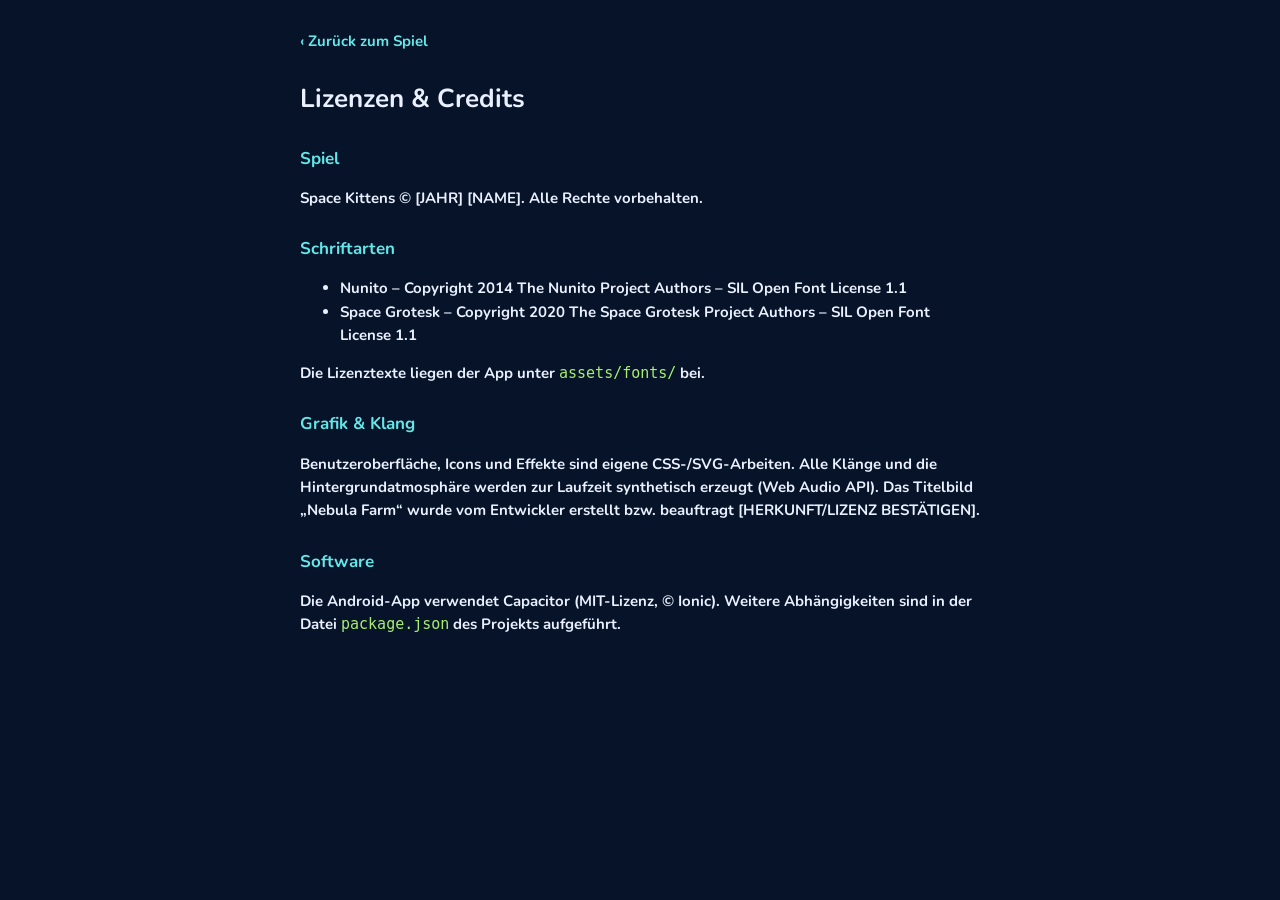
<file: credits.html>
<!doctype html>
<html lang="de">
  <head>
    <meta charset="UTF-8" />
    <meta name="viewport" content="width=device-width, initial-scale=1, viewport-fit=cover" />
    <meta name="theme-color" content="#071329" />
    <title>Lizenzen – Space Kittens</title>
    <link rel="stylesheet" href="legal.css" />
  </head>
  <body>
    <main>
      <a class="back" href="index.html">‹ Zurück zum Spiel</a>
      <h1>Lizenzen & Credits</h1>
      <h2>Spiel</h2>
      <p>Space Kittens © [JAHR] [NAME]. Alle Rechte vorbehalten.</p>

      <h2>Schriftarten</h2>
      <ul>
        <li>Nunito – Copyright 2014 The Nunito Project Authors – SIL Open Font License 1.1</li>
        <li>Space Grotesk – Copyright 2020 The Space Grotesk Project Authors – SIL Open Font License 1.1</li>
      </ul>
      <p>Die Lizenztexte liegen der App unter <code>assets/fonts/</code> bei.</p>

      <h2>Grafik & Klang</h2>
      <p>
        Benutzeroberfläche, Icons und Effekte sind eigene CSS-/SVG-Arbeiten. Alle Klänge und die Hintergrundatmosphäre
        werden zur Laufzeit synthetisch erzeugt (Web Audio API). Das Titelbild „Nebula Farm“ wurde vom Entwickler
        erstellt bzw. beauftragt [HERKUNFT/LIZENZ BESTÄTIGEN].
      </p>

      <h2>Software</h2>
      <p>
        Die Android-App verwendet Capacitor (MIT-Lizenz, © Ionic). Weitere Abhängigkeiten sind in der Datei
        <code>package.json</code> des Projekts aufgeführt.
      </p>
    </main>
  </body>
</html>
</file>
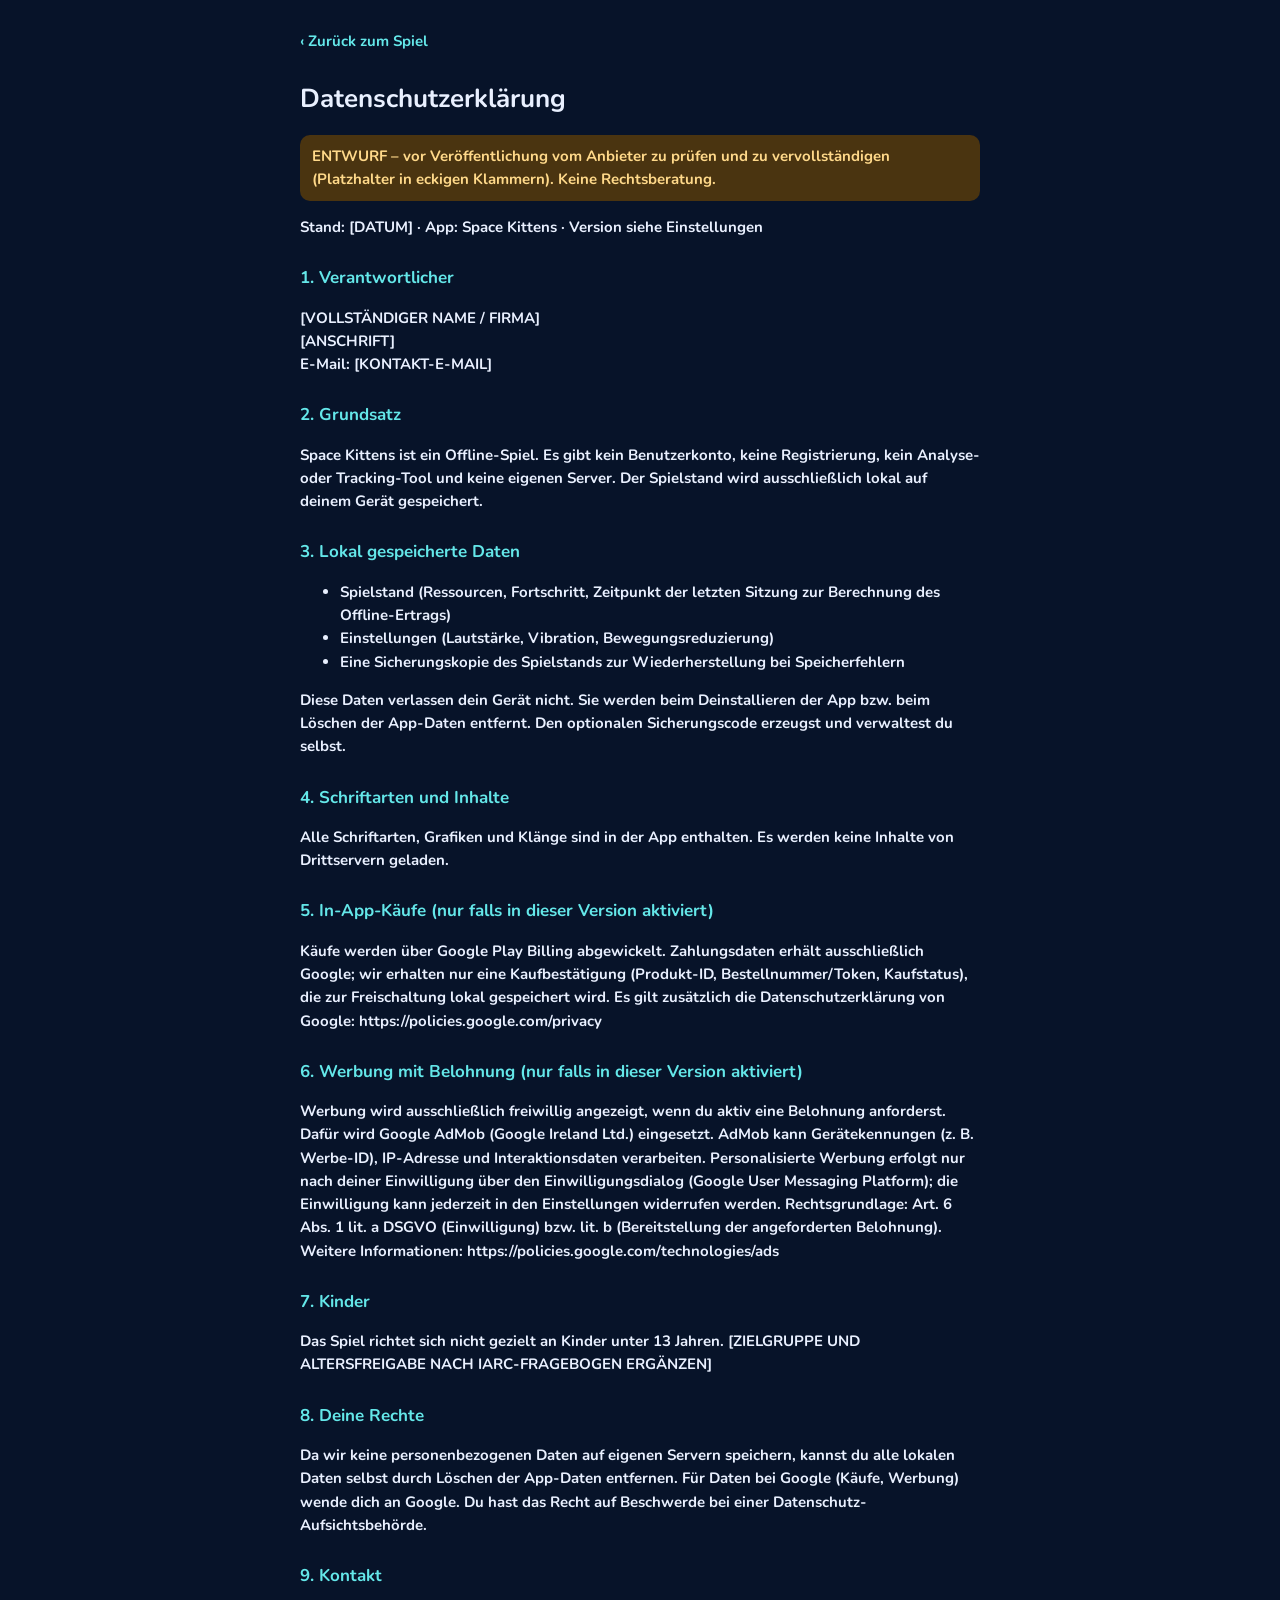
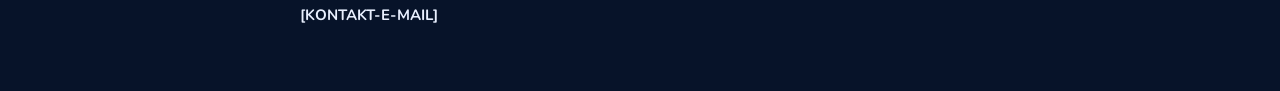
<file: privacy.html>
<!doctype html>
<html lang="de">
  <head>
    <meta charset="UTF-8" />
    <meta name="viewport" content="width=device-width, initial-scale=1, viewport-fit=cover" />
    <meta name="theme-color" content="#071329" />
    <title>Datenschutz – Space Kittens</title>
    <link rel="stylesheet" href="legal.css" />
  </head>
  <body>
    <main>
      <a class="back" href="index.html">‹ Zurück zum Spiel</a>
      <h1>Datenschutzerklärung</h1>
      <p class="draft">
        ENTWURF – vor Veröffentlichung vom Anbieter zu prüfen und zu vervollständigen (Platzhalter in eckigen
        Klammern). Keine Rechtsberatung.
      </p>
      <p>Stand: [DATUM] · App: Space Kittens · Version siehe Einstellungen</p>

      <h2>1. Verantwortlicher</h2>
      <p>[VOLLSTÄNDIGER NAME / FIRMA]<br />[ANSCHRIFT]<br />E-Mail: [KONTAKT-E-MAIL]</p>

      <h2>2. Grundsatz</h2>
      <p>
        Space Kittens ist ein Offline-Spiel. Es gibt kein Benutzerkonto, keine Registrierung, kein Analyse- oder
        Tracking-Tool und keine eigenen Server. Der Spielstand wird ausschließlich lokal auf deinem Gerät gespeichert.
      </p>

      <h2>3. Lokal gespeicherte Daten</h2>
      <ul>
        <li>Spielstand (Ressourcen, Fortschritt, Zeitpunkt der letzten Sitzung zur Berechnung des Offline-Ertrags)</li>
        <li>Einstellungen (Lautstärke, Vibration, Bewegungsreduzierung)</li>
        <li>Eine Sicherungskopie des Spielstands zur Wiederherstellung bei Speicherfehlern</li>
      </ul>
      <p>
        Diese Daten verlassen dein Gerät nicht. Sie werden beim Deinstallieren der App bzw. beim Löschen der App-Daten
        entfernt. Den optionalen Sicherungscode erzeugst und verwaltest du selbst.
      </p>

      <h2>4. Schriftarten und Inhalte</h2>
      <p>Alle Schriftarten, Grafiken und Klänge sind in der App enthalten. Es werden keine Inhalte von Drittservern geladen.</p>

      <h2>5. In-App-Käufe (nur falls in dieser Version aktiviert)</h2>
      <p>
        Käufe werden über Google Play Billing abgewickelt. Zahlungsdaten erhält ausschließlich Google; wir erhalten nur
        eine Kaufbestätigung (Produkt-ID, Bestellnummer/Token, Kaufstatus), die zur Freischaltung lokal gespeichert
        wird. Es gilt zusätzlich die Datenschutzerklärung von Google: https://policies.google.com/privacy
      </p>

      <h2>6. Werbung mit Belohnung (nur falls in dieser Version aktiviert)</h2>
      <p>
        Werbung wird ausschließlich freiwillig angezeigt, wenn du aktiv eine Belohnung anforderst. Dafür wird Google
        AdMob (Google Ireland Ltd.) eingesetzt. AdMob kann Gerätekennungen (z. B. Werbe-ID), IP-Adresse und
        Interaktionsdaten verarbeiten. Personalisierte Werbung erfolgt nur nach deiner Einwilligung über den
        Einwilligungsdialog (Google User Messaging Platform); die Einwilligung kann jederzeit in den Einstellungen
        widerrufen werden. Rechtsgrundlage: Art. 6 Abs. 1 lit. a DSGVO (Einwilligung) bzw. lit. b (Bereitstellung der
        angeforderten Belohnung). Weitere Informationen: https://policies.google.com/technologies/ads
      </p>

      <h2>7. Kinder</h2>
      <p>
        Das Spiel richtet sich nicht gezielt an Kinder unter 13 Jahren. [ZIELGRUPPE UND ALTERSFREIGABE NACH
        IARC-FRAGEBOGEN ERGÄNZEN]
      </p>

      <h2>8. Deine Rechte</h2>
      <p>
        Da wir keine personenbezogenen Daten auf eigenen Servern speichern, kannst du alle lokalen Daten selbst durch
        Löschen der App-Daten entfernen. Für Daten bei Google (Käufe, Werbung) wende dich an Google. Du hast das Recht auf
        Beschwerde bei einer Datenschutz-Aufsichtsbehörde.
      </p>

      <h2>9. Kontakt</h2>
      <p>[KONTAKT-E-MAIL]</p>
    </main>
  </body>
</html>
</file>
<file: styles.css>
#loadHint{display:none!important}@font-face{font-family:Nunito;font-style:normal;font-weight:500;font-display:swap;src:url(assets/fonts/nunito-latin-500-normal.woff2) format("woff2")}@font-face{font-family:Nunito;font-style:normal;font-weight:700;font-display:swap;src:url(assets/fonts/nunito-latin-700-normal.woff2) format("woff2")}@font-face{font-family:Nunito;font-style:normal;font-weight:800;font-display:swap;src:url(assets/fonts/nunito-latin-800-normal.woff2) format("woff2")}@font-face{font-family:Nunito;font-style:normal;font-weight:900;font-display:swap;src:url(assets/fonts/nunito-latin-900-normal.woff2) format("woff2")}@font-face{font-family:Space Grotesk;font-style:normal;font-weight:500;font-display:swap;src:url(assets/fonts/nunito-latin-800-normal.woff2) format("woff2")}@font-face{font-family:Space Grotesk;font-style:normal;font-weight:700;font-display:swap;src:url(assets/fonts/nunito-latin-900-normal.woff2) format("woff2")}:root{--bg: #121437;--surface: #1c1e54;--surface2: #222466;--ink: #f7f6fd;--muted: #9992c8;--cyan: #82edcd;--lime: #8beecd;--gold: #fbcc6a;--pink: #f188b4;--line: rgba(201, 194, 244, .13);--galaxy-light: #292c7b}*{box-sizing:border-box;-webkit-tap-highlight-color:transparent}body{margin:0;background:#0b0c21;color:var(--ink);font-family:Nunito,sans-serif;min-height:100vh}button{font:inherit;color:inherit;border:0;cursor:pointer}button:focus-visible{outline:3px solid #fcdf7d;outline-offset:2px}.app-shell{width:min(100%,480px);min-height:100vh;margin:auto;padding:env(safe-area-inset-top,14px) 16px calc(84px + env(safe-area-inset-bottom));background:radial-gradient(circle at 100% 0,var(--galaxy-light) 0,transparent 34%),radial-gradient(circle at 0 45%,#212363 0,transparent 28%),var(--bg);overflow:hidden;transition:background 1.2s ease}.topbar{height:61px;display:flex;align-items:center;justify-content:space-between}.brand{display:flex;align-items:center;gap:9px;letter-spacing:1.5px}.brand-mark{font-size:28px;color:var(--lime);text-shadow:0 0 18px var(--lime)}.brand strong,.brand small{display:block;line-height:.85}.brand strong{font:900 18px Space Grotesk}.brand small{font-size:10px;color:var(--cyan);letter-spacing:3.7px;margin:5px 0 0 2px}.gem-balance{background:#363993ad;border:1px solid var(--line);padding:8px 9px;border-radius:13px;display:flex;align-items:center;gap:5px}.gem-balance span{color:var(--pink)}.gem-balance i{font-style:normal;width:18px;height:18px;border-radius:50%;background:var(--pink);font-weight:900}.resource-panel{margin:8px 0 11px;padding:14px 16px;display:flex;justify-content:space-between;align-items:center;border:1px solid var(--line);background:linear-gradient(120deg,#232568eb,#181947e0);border-radius:19px;box-shadow:0 12px 30px #0c0d2444}.resource-main{display:flex;align-items:center;gap:10px}.ore-icon{color:var(--gold);font-size:27px;text-shadow:0 0 15px #fbc66a88}.resource-panel small,.status-card small,.hero-copy span,.section-heading span,.page-title span,.modal-box>span{display:block;color:var(--muted);font:800 10px Space Grotesk;letter-spacing:1px}.resource-panel strong{display:block;font:800 22px Space Grotesk}.income{text-align:right}.income strong{color:var(--lime);font-size:15px}.mini-resources{display:grid;grid-template-columns:repeat(5,1fr);gap:5px;margin:-3px 0 11px}.mini-resources>div,.daily-button{min-width:0;padding:7px 2px;text-align:center;border-radius:11px;border:1px solid var(--line);background:#191b4c;font-size:11px;color:var(--gold)}.mini-resources b,.mini-resources small,.daily-button b,.daily-button small{display:block}.mini-resources small,.daily-button small{overflow:hidden;text-overflow:ellipsis;color:var(--muted);font-size:7px;white-space:nowrap}.alloy-resource{color:#fccc86!important;border-color:#eab47b66!important;background:#32334e!important}.daily-button{padding:4px;background:#222465}.daily-button b{font-size:9px;color:#f9db79}.hero-art{background:linear-gradient(90deg,#131439bb,#13143922),url(assets/nebula-farm-hero.webp) center/cover}.quest-heading{margin-top:21px}.quest-heading>b{color:var(--cyan);font-size:11px}.quest-list{display:grid;gap:6px}.quest{display:flex;align-items:center;gap:9px;padding:9px 10px;border-radius:13px;background:#1a1c4e;border:1px solid var(--line)}.quest>span{width:23px;height:23px;border-radius:50%;display:grid;place-items:center;background:#303388;color:var(--cyan);font-size:11px;font-weight:900}.quest div{flex:1}.quest b,.quest small{display:block}.quest b{font-size:11px}.quest small{color:var(--muted);font-size:9px}.quest em{font-style:normal;color:var(--gold);font-size:10px;font-weight:900}.quest.done{opacity:.6}.spinner-card{display:flex;justify-content:space-between;align-items:center;padding:13px;margin-top:12px;border:1px solid #f3c97255;border-radius:17px;background:linear-gradient(90deg,#37374c,#20225a)}.spinner-card span{color:#f7d08a;font-size:9px;font-weight:900}.spinner-card h2{margin:2px 0;font:800 16px Space Grotesk}.spinner-card p{margin:0;color:#b7b5c3;font-size:10px}.spinner-card button{padding:10px;border-radius:11px;background:var(--gold);color:#1f215d;font-size:11px;font-weight:900}.combat-stats{display:flex;justify-content:space-between;align-items:center;margin-top:10px;padding:8px;border-radius:10px;background:#1e2059;border:1px solid var(--line)}.combat-stats small,.combat-stats b{display:block}.combat-stats small{color:var(--muted);font-size:8px}.combat-stats b{font-size:11px;color:var(--cyan)}.combat-stats button{padding:7px;border-radius:8px;background:#31337d;color:#c6ebf8;font-size:9px;font-weight:900}.combat-stats button.on{background:#42448c;color:#e1fbf2}.daily-track{display:grid;grid-template-columns:repeat(7,1fr);gap:4px;margin:10px 0 6px;padding:0;list-style:none}.daily-track li{padding:6px 0;border-radius:10px;border:1px solid var(--line);background:#191b4c;text-align:center;font-size:11px}.daily-track li b{display:block;font-size:14px}.daily-track li.done{opacity:.5}.daily-track li.today{border-color:var(--cyan);background:#2d3088}.daily-reward{margin:6px 0 10px!important;font-size:13px!important}.reward-orb{margin:12px auto;width:66px;height:66px;display:grid;place-items:center;border-radius:50%;background:radial-gradient(circle,#fdf2a8,#e1ab84);color:#fff;font-size:29px;box-shadow:0 0 25px #fbce7588}.status-row{display:grid;grid-template-columns:1fr 1fr 1fr;gap:7px}.status-card{text-align:left;display:flex;align-items:center;gap:5px;padding:9px 6px;min-width:0;background:#191b4c;border:1px solid var(--line);border-radius:13px}.status-card>span{color:var(--cyan);font-size:16px}.status-card b{display:block;overflow:hidden;text-overflow:ellipsis;white-space:nowrap;font-size:11px}.screen{display:none;animation:enter .25s ease}.screen.active{display:block}@keyframes enter{0%{opacity:.4;transform:translateY(6px)}}.hero-card{position:relative;min-height:217px;margin:16px 0 23px;padding:19px;overflow:hidden;border-radius:24px;border:1px solid #7f74c855;background:linear-gradient(130deg,#262871,#171945 65%)}.hero-card:after{content:"";position:absolute;inset:0;background:linear-gradient(90deg,#17194500 43%,#171945cc)}.planet{position:absolute;border-radius:50%;filter:drop-shadow(0 0 20px #8a7be899)}.planet-a{width:148px;height:148px;right:-16px;top:24px;background:radial-gradient(circle at 34% 28%,#8fd3e9 0 4%,#796cd0 24%,#2a2d7f 62%,#222466)}.planet-b{width:52px;height:52px;right:135px;bottom:-22px;background:#d1a8b9}.stars{position:absolute;right:18px;top:13px;color:#e1def999;letter-spacing:12px}.hero-copy{position:relative;z-index:1}.hero-copy span{color:var(--cyan)}.hero-copy h1{margin:6px 0;font:800 28px/1 Space Grotesk}.hero-copy p{color:#beb8e6;font-size:13px}.collect-button{position:absolute;z-index:2;left:19px;bottom:18px;padding:9px 14px;min-width:132px;text-align:left;border-radius:14px;color:#121437;background:linear-gradient(135deg,#85f0d0,#8ecce1);box-shadow:0 6px 20px #84eccc55}.collect-button span{font-size:18px;margin-right:5px}.collect-button b{font-size:12px;letter-spacing:.6px}.collect-button small{display:block;margin-left:24px;font-weight:800}.collect-button em{font-style:normal}.planet-theme-ice{background:linear-gradient(130deg,#2c2f85,#191b4b 65%)}.planet-theme-ice .planet-a{background:radial-gradient(circle at 34% 28%,#e5f6fc 0 4%,#84d1eb 24%,#8acee5 62%,#252870)}.planet-theme-volcanic{background:linear-gradient(130deg,#2e3189,#1c1e3d 65%)}.planet-theme-volcanic .planet-a{background:radial-gradient(circle at 34% 28%,#fbd36a 0 4%,#f08a92 24%,#30338f 62%,#1a1c4e)}.planet-theme-machine{background:linear-gradient(130deg,#494a72,#1d1f41 65%)}.planet-theme-machine .planet-a{background:radial-gradient(circle at 34% 28%,#c0e1d6 0 4%,#aec2bc 24%,#40427d 62%,#242550)}.planet-panel{margin:-10px 0 19px}.planet-panel .section-heading{margin-bottom:7px}.planet-panel .section-heading>b{color:var(--gold);font-size:11px}.planet-list{display:grid;grid-template-columns:1fr 1fr;gap:7px}.planet-route{display:flex;align-items:center;gap:7px;padding:8px;border:1px solid var(--line);border-radius:13px;background:#1c1d53;text-align:left}.planet-route>span{font-size:21px}.planet-route b,.planet-route small{display:block}.planet-route b{font-size:10px}.planet-route small{margin-top:2px;color:var(--muted);font-size:8px}.planet-route.selected{border-color:#82edcd;background:#212464}.planet-route.locked{opacity:.58;filter:saturate(.3)}.survey-button{width:100%;margin-top:8px;padding:9px;border-radius:11px;background:#2d3084;color:#dbfaf1;font-size:10px;font-weight:900}.survey-button:disabled{background:#23255f;color:#8d87b5}.event-card{position:relative;display:flex;align-items:center;gap:9px;margin:18px 0;padding:12px;border:1px solid #f2cc7388;border-radius:17px;background:linear-gradient(115deg,#2c2e5f,#262862)}.event-card.hidden{display:none}.event-icon{font-size:26px;color:#fce38d;text-shadow:0 0 12px #f4cd71}.event-card>div{flex:1}.event-card small{color:#f0c981;font-size:8px;font-weight:900}.event-card h3{margin:2px 0;font-size:13px}.event-card p,.event-card em{display:block;margin:0;color:#dad7ed;font-size:9px}.event-card em{margin-top:3px;color:#aef0da;font-style:normal;font-weight:800}.event-card>button{padding:7px;border-radius:9px;background:#f4cd71;color:#171844;font-size:9px;font-weight:900}.event-card>#eventIgnore{position:absolute;top:2px;right:3px;padding:1px 6px;background:transparent;color:#d7c2a3;font-size:17px}.research-panel{margin:19px 0}.research-panel.hidden{display:none}.research-panel .section-heading>b{color:#ccc6f5;font-size:10px}.research-list{display:grid;gap:7px}.research-card{display:flex;align-items:center;gap:9px;padding:10px;border:1px solid #998ee344;border-radius:14px;background:linear-gradient(115deg,#232564,#1c1d53)}.research-card>span{font-size:21px}.research-card>div{flex:1}.research-card b,.research-card small{display:block}.research-card b{font-size:11px}.research-card small{margin-top:2px;color:#bcb7df;font-size:9px}.research-card button{padding:7px;border-radius:9px;background:#3e407a;color:#e4e0fa;font-size:9px;font-weight:900}.research-card.complete{border-color:#88e7cb88;background:#1d1f57}.research-card.complete button{background:transparent;color:#92eacd}.research-card.locked{opacity:.55;filter:saturate(.45)}.research-card button:disabled{cursor:default}.faction-panel{margin:19px 0}.faction-panel.hidden{display:none}.faction-panel .section-heading>b{color:#fbcc6a;font-size:9px}.faction-list{display:grid;gap:7px}.faction-card{display:flex;align-items:center;gap:9px;padding:10px;border:1px solid #8379c455;border-radius:14px;background:#1e2059}.faction-card>span{font-size:22px}.faction-card>div{flex:1}.faction-card b,.faction-card small{display:block}.faction-card b{font-size:11px}.faction-card small{margin-top:2px;color:#afa9d7;font-size:9px}.faction-card button{padding:7px;border-radius:9px;background:#3d4090;color:#dbf3fb;font-size:9px;font-weight:900}.faction-card.friendly{border-color:#8ae5ca88;background:#1c1e55}.faction-card.friendly small,.faction-card.friendly button{color:#9cedd2}.faction-card button:disabled{background:transparent}.section-heading{display:flex;justify-content:space-between;align-items:end;margin-bottom:10px}.section-heading span,.page-title span{color:var(--cyan)}.section-heading h2{margin:3px 0 0;font:800 19px Space Grotesk}.tiny-button{padding:7px 10px;border-radius:10px;color:#e1def9;background:#272a76;font-size:11px;font-weight:800}.production-list,.trade-list,.crew-list{display:grid;gap:9px}.production-card,.trade-card,.crew-card{display:flex;align-items:center;gap:10px;padding:11px;border:1px solid var(--line);border-radius:17px;background:linear-gradient(115deg,#1e205a,#191b4c)}.building-icon,.trade-icon,.crew-avatar{flex:0 0 42px;height:42px;border-radius:13px;display:grid;place-items:center;font-size:23px;background:#2e3186}.production-info,.trade-info,.crew-info{flex:1;min-width:0}.production-info h3,.trade-info h3,.crew-info h3{margin:0;font-size:14px}.production-info p,.trade-info p,.crew-info p{margin:2px 0 0;color:var(--muted);font-size:11px}.buy-button,.trade-button,.crew-button{padding:8px 9px;border-radius:10px;background:#2e3184;color:var(--cyan);font-size:11px;font-weight:900;white-space:nowrap}.buy-button.affordable,.crew-button.affordable{color:#161843;background:var(--lime)}.offline-note{text-align:center;color:#8e88b4;font-size:10px;margin:14px 0}.page-title{padding:21px 2px 15px}.page-title h1{margin:4px 0;font:800 26px Space Grotesk}.page-title p{margin:0;color:var(--muted);font-size:13px}.market-alert{margin-bottom:12px;padding:11px;border-radius:12px;border:1px solid #edbe7855;background:#37374e66;color:#fccd7b;font-size:12px}.trade-card{padding:13px}.trade-price{color:var(--lime)!important;font-weight:800}.trade-button{background:#494b8d;color:#dbfaf0}.enemy-card{position:relative;overflow:hidden;padding:17px;border:1px solid #ef8bb455;border-radius:22px;background:linear-gradient(135deg,#2b2c59,#1f2153)}.enemy-art{height:122px;display:grid;place-items:center;font-size:80px;color:#ed8eb6;filter:drop-shadow(0 0 25px #f188b488)}.enemy-art span{position:absolute;font-size:21px;color:var(--gold);right:30px;top:62px}.enemy-title{display:flex;justify-content:space-between;align-items:end}.enemy-title small{color:#ef93b9;font-size:10px}.enemy-title h2{margin:4px 0;font:800 21px Space Grotesk}.reward{color:var(--gold);font-size:12px}.health{height:8px;border-radius:10px;background:#1a1b3f;margin:10px 0;overflow:hidden}.health i{display:block;height:100%;width:100%;transition:width .15s;background:linear-gradient(90deg,#f387b4,#fba06d)}.battle-button{width:100%;padding:12px;border-radius:13px;background:#ea90b5;color:#fff;font-size:13px;font-weight:900;letter-spacing:.5px}.battle-button small{float:right;color:#fbd4e4;font-size:10px}.info-card{display:flex;gap:10px;margin-top:12px;padding:13px;border-radius:16px;background:#1e205a;border:1px solid var(--line)}.info-card span{font-size:27px;color:var(--gold)}.info-card b{font-size:13px}.info-card p{margin:3px 0 0;color:var(--muted);font-size:11px}.enemy-card.hit{animation:enemyHit .22s ease}@keyframes enemyHit{25%{transform:translate(-5px);filter:brightness(1.6)}75%{transform:translate(5px)}}.battle-laser{position:absolute;z-index:6;left:13%;bottom:57px;width:8px;height:3px;border-radius:9px;background:#c6f8e9;box-shadow:0 0 11px 3px #80efce;pointer-events:none;animation:battleLaser .55s ease-out forwards}.damage-pop{position:absolute;z-index:7;right:24%;top:82px;color:#fdf0aa;font-size:16px;text-shadow:0 0 8px #f5848e;pointer-events:none;animation:damagePop .62s ease-out forwards}@keyframes battleLaser{70%{transform:translate(175px,-63px) scaleX(7);opacity:1}to{transform:translate(190px,-69px) scaleX(8);opacity:0}}@keyframes damagePop{to{transform:translateY(-32px) scale(1.25);opacity:0}}.defeat-burst{position:absolute;z-index:8;left:50%;top:82px;width:16px;height:16px;border-radius:50%;background:#fdf5bd;box-shadow:0 0 #f5848e,0 0 16px #fdf4b4;pointer-events:none;animation:defeatBurst .8s ease-out forwards}.defeat-burst.boss-burst{background:#fdf0a8;box-shadow:0 0 #fbd06a,0 0 26px #fce07d;animation-duration:.9s}@keyframes defeatBurst{to{transform:translate(-50%,-50%) scale(11);box-shadow:0 0 0 28px #fb956a00,0 0 42px #fdf4b400;opacity:0}}.crew-card{padding:12px}.crew-avatar{background:linear-gradient(135deg,#867dbf,#313493)}.crew-avatar.locked{filter:grayscale(1);opacity:.6}.crew-level{color:var(--gold)!important}.prestige-card{text-align:center;padding:23px 18px;margin-bottom:15px;border:1px solid #9c90eb66;border-radius:22px;background:radial-gradient(circle at 50% 0,#414390,#1f214d 60%)}.prestige-orbit{margin:auto auto 8px;width:71px;height:71px;display:grid;place-items:center;border:1px solid #b3a9f0;border-radius:50%;font-size:33px;color:#cec8f5;box-shadow:0 0 25px #9f93ec66}.prestige-card small,.prestige-card span{display:block;color:#b2acd8;font-weight:800;font-size:10px;letter-spacing:1px}.prestige-card strong{display:block;font:800 40px Space Grotesk;color:#fdefb1}.prestige-card button,.modal-box button{margin-top:15px;padding:12px 15px;border-radius:12px;background:linear-gradient(135deg,#c7c0f4,#8171e6);color:#1d1f57;font-size:12px;font-weight:900}.prestige-card p{margin:9px 0 0;color:#938eae;font-size:10px}.upgrade-grid{display:grid;grid-template-columns:1fr 1fr;gap:8px}.star-upgrade{padding:12px;border:1px solid var(--line);border-radius:15px;background:#1d1f56}.star-upgrade span{color:#bdb5f2;font-size:21px}.star-upgrade b,.star-upgrade small{display:block}.star-upgrade b{margin-top:7px;font-size:12px}.star-upgrade small{color:var(--muted);font-size:10px;margin:3px 0 9px}.star-upgrade button{padding:5px 7px;border-radius:7px;background:#43468a;color:#d7d2f7;font-size:10px;font-weight:900}.crew-command-card{display:flex;align-items:center;gap:10px;margin-bottom:9px;padding:12px;border:1px solid #9285e377;border-radius:17px;background:linear-gradient(120deg,#2f316c,#20225f)}.crew-command-card>div{flex:1}.crew-command-card span,.crew-command-card h2,.crew-command-card p{display:block;margin:0}.crew-command-card span{color:#d1cbf6;font-size:8px;font-weight:900;letter-spacing:.7px}.crew-command-card h2{margin-top:2px;font-size:19px}.crew-command-card p{margin-top:3px;color:#bcb6e5;font-size:8px;line-height:1.25}.crew-command-card button{padding:8px;border-radius:9px;background:#aca2ef;color:#26285e;font-size:8px;font-weight:900}.crew-command-card button:disabled{opacity:.48}.crew-synergy{margin:-2px 0 9px;padding:8px 10px;border:1px solid #90dfc755;border-radius:11px;background:#1c1e54;color:#9cebd3;font-size:8px;font-weight:900;line-height:1.3}.crew-card{align-items:flex-start}.crew-card.active{border-color:#95e4ca99;background:linear-gradient(115deg,#1d1f57,#222466)}.crew-card.locked{opacity:.72}.crew-info>span{display:block;color:#c7c0f4;font-size:8px;font-weight:900;letter-spacing:.35px}.crew-info h3{margin-top:2px}.crew-info small,.crew-info em{display:block;margin-top:4px;font-size:8px;font-style:normal;line-height:1.2}.crew-info small{color:#a1ead4}.crew-info em{color:#aea8d4}.crew-actions{display:grid;gap:5px;min-width:78px}.crew-upgrade{padding:6px;border-radius:8px;background:#45488e;color:#e1ddf9;font-size:7px;font-weight:900}.crew-upgrade.affordable{background:#e5c480;color:#1e1f50}.crew-upgrade:disabled{opacity:.48}.crew-scene-signals{position:absolute;inset:0;pointer-events:none;overflow:hidden}.crew-signal{position:absolute;display:grid;place-items:center;width:19px;height:19px;border:1px solid #a5e0f499;border-radius:50%;background:#2e318bbb;box-shadow:0 0 12px #80d3ef99;animation:crewSignal 3.6s ease-in-out infinite}.crew-signal b{font-size:11px}.signal-1{right:22%;top:23%;animation-delay:.2s}.signal-3{right:12%;bottom:30%;animation-delay:.7s}.signal-4{left:21%;top:23%;background:#8379c3bb}.signal-5{right:8%;top:12%;background:#7e72cabb;animation-duration:4.4s}.signal-6{left:12%;bottom:25%;background:#434693bb}@keyframes crewSignal{50%{transform:translateY(-7px) scale(1.08);filter:brightness(1.25)}}@media (max-width: 430px){.territory-actions,.strategic-event-actions{display:grid;grid-template-columns:1fr 1fr}.territory-actions button,.strategic-event-actions button{min-height:40px}.strategic-event{align-items:flex-start}.territory-top>div{overflow-wrap:anywhere}}@media (max-width: 340px){.strategic-event{gap:7px;padding:10px}.strategic-event-icon{flex-basis:30px;height:30px;font-size:17px}.territory-card{padding:8px}}.bottom-nav{position:fixed;z-index:5;bottom:0;left:50%;transform:translate(-50%);width:min(100%,480px);padding:8px 12px calc(8px + env(safe-area-inset-bottom));display:flex;justify-content:space-between;background:#14163ddb;backdrop-filter:blur(14px);border-top:1px solid var(--line)}.nav-item{min-width:52px;padding:4px;background:transparent;color:#8c86b6}.nav-item span,.nav-item b{display:block}.nav-item span{font-size:20px;line-height:20px}.nav-item b{margin-top:2px;font-size:9px}.nav-item.active{color:var(--cyan)}.toast{position:fixed;z-index:15;left:50%;bottom:84px;transform:translate(-50%,20px);padding:9px 13px;border-radius:10px;background:#ddfaf0;color:#151740;font-size:12px;font-weight:900;opacity:0;transition:.2s;pointer-events:none}.toast.visible{opacity:1;transform:translate(-50%)}.modal{position:fixed;z-index:20;inset:0;display:grid;place-items:center;padding:25px;background:#0b0c21aa;backdrop-filter:blur(5px)}.modal.hidden{display:none}.modal-box{position:relative;max-width:340px;padding:25px;border-radius:22px;background:#1f215c;border:1px solid #8378c455;text-align:center}.modal-box h2{margin:5px 0;font:800 27px Space Grotesk}.modal-box p{color:#b6b1da;font-size:13px;line-height:1.4}.modal-box button{background:var(--lime)}.close-modal{position:absolute;right:10px;top:6px;background:none;color:#a8a1d2;font-size:26px}@media (min-width: 600px){body{padding:20px 0;background:#0b0c21}.app-shell{min-height:calc(100vh - 40px);border-radius:28px;box-shadow:0 0 80px #0a0a0a}}@media (prefers-reduced-motion: reduce){*,*:before,*:after{animation-duration:.01ms!important;animation-iteration-count:1!important;scroll-behavior:auto!important}}button{touch-action:manipulation}.progression-hidden{display:none!important}@media (max-width: 430px){.production-card,.trade-card,.crew-card{gap:8px;padding:10px}.production-card{align-items:center}.production-info p{line-height:1.25}.buy-button,.trade-button,.crew-button,.crew-upgrade,.territory-actions button,.strategic-event-actions button{min-height:40px}.bottom-nav{gap:3px}.nav-item{min-height:44px;padding-inline:5px}.territory-actions,.strategic-event-actions{display:grid;grid-template-columns:1fr 1fr}.territory-actions button:last-child,.strategic-event-actions button:last-child{grid-column:auto}.crew-actions{min-width:72px}.crew-info h3{font-size:12px}}@media (max-width: 340px){.pipeline-stages{gap:3px}.pipeline-stages b{font-size:8px}.status-row{gap:4px}.status-card{padding:6px}.page-title h1{font-size:22px}.territory-top b{font-size:9px}}.intro-box{padding-top:23px}.intro-portrait{margin:13px auto;width:74px;height:74px;display:grid;place-items:center;border-radius:28px;background:linear-gradient(135deg,#8578d8,#90dfc7);font-size:37px;box-shadow:0 10px 26px #83d2ec55}.intro-box p{min-height:56px}.text-button{display:block!important;margin:8px auto 0!important;padding:3px!important;background:transparent!important;color:#a29bce!important;font-size:10px!important}.achievement-heading{margin-top:19px}.achievement-heading>b{color:var(--gold);font-size:11px}.achievement-list{display:grid;grid-template-columns:1fr 1fr;gap:7px}.achievement{padding:10px;border-radius:13px;border:1px solid var(--line);background:#1c1d53;opacity:.48}.achievement.unlocked{opacity:1;border-color:#8ce3c955;background:#202260}.achievement span{font-size:19px}.achievement b,.achievement small{display:block}.achievement b{margin-top:3px;font-size:10px}.achievement small{color:var(--muted);font-size:8px}.expedition-card{display:flex;gap:12px;padding:14px;margin:12px 0;border-radius:18px;border:1px solid #9387e155;background:linear-gradient(120deg,#2c2f75,#1e205b)}.expedition-art{font-size:37px;color:#c5bef3;text-shadow:0 0 18px #ada2ef}.expedition-card>div:last-child{flex:1}.expedition-card span{color:#b3aaf0;font-size:9px;font-weight:900}.expedition-card h2{margin:3px 0;font:800 15px Space Grotesk}.expedition-card p{margin:0;color:#b4aeda;font-size:10px}.expedition-card button{margin-top:9px;padding:7px 9px;border-radius:9px;background:#a79cee;color:#1f215d;font-size:10px;font-weight:900}.expedition-card button:disabled{opacity:.55}.collect-button{animation:collectGlow 2.6s ease-in-out infinite}@keyframes collectGlow{50%{transform:translateY(-2px);box-shadow:0 9px 25px #84eccc99}}.credit-burst{position:absolute;z-index:8;color:#c6f8e9;font-size:12px;font-weight:900;pointer-events:none;animation:creditBurst .8s ease-out forwards;text-shadow:0 0 10px #83eccd}@keyframes creditBurst{to{transform:translateY(-52px) scale(1.15);opacity:0}}.mining-beam{position:absolute;z-index:3;right:39px;bottom:35px;width:3px;height:2px;transform:rotate(37deg);transform-origin:right center;background:#c2f7e7;box-shadow:0 0 9px 3px #81eecd;pointer-events:none;animation:miningBeam .78s ease-out forwards}@keyframes miningBeam{0%{height:2px;opacity:0}20%{height:115px;opacity:1}to{height:148px;opacity:0}}.drone-swarm{position:absolute;z-index:2;right:43px;bottom:21px;width:112px;height:88px;pointer-events:none}.drone-swarm i{position:absolute;color:#a9f4de;font-style:normal;font-size:16px;text-shadow:0 0 9px #83edcd;animation:droneOrbit calc(2.3s + var(--drone) * .16s) ease-in-out infinite alternate;animation-delay:calc(var(--drone) * -.2s)}@keyframes droneOrbit{to{transform:translate(8px,-12px) rotate(35deg);opacity:.65}}.planet-a{animation:planetFloat 8s ease-in-out infinite}.planet-b{animation:planetFloat 5s ease-in-out infinite reverse}.ship-art{animation:shipFloat 2.8s ease-in-out infinite}@keyframes planetFloat{50%{transform:translateY(-9px) rotate(5deg)}}@keyframes shipFloat{50%{transform:translateY(-4px) rotate(-3deg)}}.hero-card{perspective:700px}.planet-a{overflow:hidden;transform-style:preserve-3d;box-shadow:inset -18px -12px 22px #13143999,0 0 32px #90d9f188;animation:planetDrift 8s ease-in-out infinite}.planet-a:before,.planet-a:after{content:"";position:absolute;inset:0;border-radius:inherit;pointer-events:none}.planet-a:before{background:repeating-linear-gradient(105deg,#ffffff15 0 7px,#14153c12 8px 17px);mix-blend-mode:screen;animation:planetSurface 8s linear infinite}.planet-a:after{inset:-5px;border:2px solid #c0e9f755;box-shadow:0 0 17px #92daf299,inset 0 0 12px #dbfbf155}.planet-b{box-shadow:inset -8px -7px 10px #222464,0 0 16px #f8a4c788}.asteroid-field{position:absolute;z-index:1;right:8px;bottom:18px;width:160px;height:105px;pointer-events:none;animation:asteroidDrift 12s linear infinite}.asteroid-field i{position:absolute;width:7px;height:7px;border-radius:50%;background:#c3b7a2;box-shadow:inset -2px -2px 2px #454658,0 0 6px #d8c28d55}.asteroid-field i:nth-child(1){left:8px;top:74px}.asteroid-field i:nth-child(2){left:54px;top:28px;width:5px;height:5px}.asteroid-field i:nth-child(3){left:112px;top:55px;width:9px;height:9px}.asteroid-field i:nth-child(4){left:141px;top:14px;width:4px;height:4px}@keyframes planetDrift{50%{transform:translateY(-9px) rotateY(13deg) rotate(4deg)}}@keyframes planetSurface{to{transform:translate(45px)}}@keyframes asteroidDrift{to{transform:translate(-18px,9px) rotate(10deg)}}.enemy-card.boss{animation:bossPulse 1.8s ease-in-out infinite}@keyframes bossPulse{50%{box-shadow:0 0 26px #fbcc6a55}}.enemy-card.boss:before{content:"";position:absolute;z-index:0;right:16px;top:24px;width:116px;height:116px;border:2px solid #fcdb7d55;border-radius:50%;box-shadow:0 0 0 14px #fbc96a20,0 0 30px #fbcd6a88;animation:bossOrbit 3.5s linear infinite}.enemy-card.boss:after{content:"WARNUNG";position:absolute;z-index:3;right:13px;top:10px;padding:3px 6px;border-radius:7px;background:#fbcf6a;color:#1e2059;font-size:8px;font-weight:900;letter-spacing:.7px;animation:bossWarning .9s steps(2) infinite}.enemy-card.boss .enemy-art,.enemy-card.boss .enemy-title{position:relative;z-index:1}.enemy-card.boss .enemy-art{transform:scale(1.08);filter:drop-shadow(0 0 25px #fbd86a)}@keyframes bossOrbit{to{transform:rotate(360deg) scale(.92)}}@keyframes bossWarning{50%{opacity:.4}}.drop-preview{margin:2px 0 9px;color:#c0b9ee;font-size:10px}.enemy-card.boss{border-color:#fbcc6a99;background:linear-gradient(135deg,#303271,#222457)}.enemy-card.boss .enemy-art{color:#fcd67a}.ship-card{margin-top:12px;padding:13px;border:1px solid #82edcd55;border-radius:18px;background:linear-gradient(120deg,#202261,#1f2057)}.ship-art{float:left;margin-right:11px;font-size:34px}.ship-copy span{color:var(--cyan);font-size:9px;font-weight:900}.ship-copy h2{margin:2px 0;font:800 16px Space Grotesk}.ship-copy h2 b{margin-left:4px;color:var(--gold)}.ship-copy p{margin:0;color:var(--muted);font-size:10px}.ship-upgrades{clear:both;display:grid;grid-template-columns:1fr 1fr;gap:6px;margin-top:11px}.ship-upgrades button{padding:7px 3px;border-radius:9px;background:#2d3080;color:#d9f2fa;font-size:9px;font-weight:900}.ship-upgrades button:last-child{background:#8b83b9;color:#e5e1fa}.ship-upgrades b{display:block;color:var(--gold);font-size:9px}.inventory-list{display:grid;grid-template-columns:1fr 1fr;gap:7px}.item-card{display:flex;align-items:center;gap:7px;padding:9px;border:1px solid var(--line);border-radius:12px;background:#1c1d53}.item-card span{font-size:20px}.item-card b,.item-card small{display:block}.item-card b{font-size:10px}.item-card small{font-size:8px}.rarity-normal{border-color:#908cb155}.rarity-rare{border-color:#8677e7aa}.rarity-rare small{color:#988beb}.rarity-epic{border-color:#9d91ebaa}.rarity-epic small{color:#f8a7c9}.rarity-legendary{border-color:#fbcc6acc;background:linear-gradient(120deg,#212352,#1d1f58)}.rarity-legendary small{color:#fce192}.vault-offers{display:grid;gap:6px;margin:12px 0;text-align:left}.vault-offers div{padding:8px;border-radius:9px;background:#191b4c;border:1px solid var(--line)}.vault-offers b,.vault-offers small{display:block}.vault-offers b{font-size:11px}.vault-offers small{color:var(--muted);font-size:9px}.ship-models{clear:both;display:grid;grid-template-columns:repeat(3,1fr);gap:5px;padding-top:9px}.ship-models button{padding:6px 2px;border-radius:8px;background:#24266c;color:#a59dd9;font-size:9px}.ship-models button.active{background:#a0c3cf;color:#e8fcf6}.ship-models small{font-size:8px;color:inherit}.item-bonuses{display:flex;gap:5px;flex-wrap:wrap;margin:-2px 0 9px}.item-bonuses span{padding:4px 6px;border:1px solid #8677e755;border-radius:999px;background:#1e205b;color:#c6ebf8;font-size:8px;font-weight:800}.item-bonuses span:nth-child(2){border-color:#9c90eb66;color:#d5d0f7}.item-bonuses span:nth-child(3){border-color:#fbd26a66;color:#fde4a6}.item-archive{margin:-3px 0 8px;color:#a69ed7;font-size:8px;font-weight:800;letter-spacing:.35px}.health{position:relative}.health>b{position:absolute;z-index:1;inset:0;display:grid;place-items:center;color:#e7f7fc;font-size:8px;text-shadow:0 1px 2px #101130}.enemy-card.critical .health i{background:linear-gradient(90deg,#f5848e,#fbd26a)}.enemy-card.critical .enemy-art{animation:enemyCritical .55s ease-in-out infinite alternate}@keyframes enemyCritical{to{transform:translate(3px) scale(1.06);filter:drop-shadow(0 0 7px #f5848e)}}.combo-text{margin:7px 0 0;color:#9fd8eb;font-size:9px;text-align:center}.enemy-card:has(.combo-text){padding-bottom:13px}.weapon-types{display:grid;grid-template-columns:repeat(3,1fr);gap:5px;padding-top:7px}.weapon-types button{padding:6px 2px;border-radius:8px;background:#212464;color:#a59dd9;font-size:9px}.weapon-types button.active{background:#545583;color:#fde7f0}.weapon-types small{font-size:8px;color:inherit}.weapon-effect{margin:6px 0 -3px;color:#bfb8f2;font-size:9px;text-align:center}.ship-card.overcharged{border-color:#fcdf7d;box-shadow:0 0 23px #fbd56f55;animation:overchargePulse .7s ease-in-out infinite alternate}.ship-card.overcharged .ship-art{filter:drop-shadow(0 0 10px #fbe271)}@keyframes overchargePulse{to{box-shadow:0 0 34px #fbc16a99}}.ship-models{grid-template-columns:repeat(2,1fr)}.planet-route .planet-bonus{display:block;margin-top:3px;color:#baf4e1;font-size:7px;font-weight:900;letter-spacing:.15px}.planet-route.selected .planet-bonus{color:#f8db86}.planet-cloud{position:absolute;z-index:3;display:block;border-radius:50%;pointer-events:none;background:linear-gradient(105deg,#effdf900 16%,#f1fdf963,#effdf900 72%);filter:blur(2px);opacity:.66;animation:cloudDrift 9s linear infinite}.cloud-one{width:136px;height:33px;top:41px;left:-12px;transform:rotate(-21deg)}.cloud-two{width:114px;height:24px;top:91px;left:28px;transform:rotate(17deg);opacity:.38;animation-duration:12s;animation-direction:reverse}.planet-rings{position:absolute;z-index:4;right:-27px;top:92px;width:184px;height:48px;border:5px solid #bfe9f777;border-left-color:transparent;border-right-color:#dcfbf222;border-radius:50%;transform:rotate(-18deg) rotateX(62deg);filter:drop-shadow(0 0 7px #80d3ef88);pointer-events:none;animation:ringWobble 7s ease-in-out infinite}.planet-rings i{position:absolute;left:17px;right:19px;top:-6px;height:23px;border-top:2px solid #f2fdfa88;border-radius:50%;display:block}.planet-theme-volcanic .planet-cloud{background:linear-gradient(105deg,#fddca100 16%,#fcb67765,#fddca100 72%)}.planet-theme-volcanic .planet-rings{border-color:#fcca8577;border-left-color:transparent;border-right-color:#fba96a22;filter:drop-shadow(0 0 7px #fba86a88)}.planet-theme-machine .planet-cloud{opacity:.22}.planet-theme-machine .planet-rings{border-color:#a3c5d177;border-left-color:transparent;border-right-color:#c6f0e322}.planet-theme-ice .planet-rings{border-color:#e8fcf699;border-left-color:transparent}.planet-theme-ice .planet-cloud{opacity:.82}@keyframes cloudDrift{to{translate:22px -5px}}@keyframes ringWobble{50%{transform:rotate(-15deg) rotateX(62deg) translateY(-4px);opacity:.72}}.combat-stats{display:grid;grid-template-columns:1.15fr repeat(3,1fr);gap:5px;align-items:center}.combat-stats button{min-height:38px;padding:5px 3px;font-size:8px}.combat-stats button:disabled{opacity:.48}.combat-readout{margin:0 0 9px;padding:5px 7px;border-radius:8px;background:#161842aa;color:#b0f5e0;font-size:8px;font-weight:900;letter-spacing:.2px}.enemy-card.aimed{box-shadow:inset 0 0 0 1px #86f0d0,0 0 22px #80efce66}.enemy-card.aimed .enemy-art{animation:targetLock .42s ease-in-out infinite alternate}@keyframes targetLock{to{filter:drop-shadow(0 0 28px #9bf3d8);transform:scale(1.045)}}.enemy-card.boss.enraged{border-color:#f5848e;box-shadow:inset 0 0 28px #f5848e22,0 0 32px #f5848e88;animation:bossEnrage .55s ease-in-out infinite alternate}.enemy-card.boss.enraged:before{border-color:#f5848ebb;box-shadow:0 0 0 18px #f5848e25,0 0 35px #f5848ecc;animation-duration:1.15s}.enemy-card.boss.enraged:after{content:"PHASE 2";background:#f5848e;color:#1b1d51}@keyframes bossEnrage{to{transform:translateY(-2px);filter:saturate(1.35)}}.planet-theme-ice .planet-a:before{background:linear-gradient(128deg,#ecfdf800 16%,#ecfdf88a 17% 20%,#fff0 21% 42%,#cbedf977 43% 46%,#fff0 47%),repeating-linear-gradient(42deg,#9dddf322 0 8px,#fff0 9px 20px);animation:planetSurface 11s linear infinite}.planet-theme-ice .planet-a:after{border-color:#dcfbf299;box-shadow:0 0 22px #c0e9f7cc,inset 0 0 12px #e7fcf699}.planet-theme-volcanic .planet-a:before{background:repeating-linear-gradient(132deg,#1f215c 0 10px,#fb986a88 11px 14px,#2c2f84 15px 27px);mix-blend-mode:screen;animation:lavaFlow 5s linear infinite}.planet-theme-volcanic .planet-a:after{border-color:#fbb56a88;box-shadow:0 0 23px #f5848e99,inset 0 0 14px #fccb7955}.planet-theme-machine .planet-a:before{background:repeating-linear-gradient(0deg,#ccf9eb22 0 2px,#1a1c4f 3px 14px),repeating-linear-gradient(90deg,#ffffff12 0 2px,transparent 3px 18px);mix-blend-mode:screen;animation:machineScan 4s linear infinite}.planet-theme-machine .planet-a:after{border-color:#b9f5e166;box-shadow:0 0 20px #95e4ca88,inset 0 0 12px #aef5e066}@keyframes lavaFlow{to{background-position:44px 36px}}@keyframes machineScan{to{background-position:0 42px,31px 0}}.mining-rig{position:absolute;z-index:4;right:39px;bottom:21px;width:72px;height:70px;transform-style:preserve-3d;pointer-events:none}.rig-base,.rig-arm,.rig-drill,.rig-light{position:absolute;display:block}.rig-base{left:10px;bottom:8px;width:43px;height:17px;border:2px solid #90d3e9;background:linear-gradient(135deg,#2c2f85,#1a1b4d);transform:skew(-25deg) rotateX(58deg);box-shadow:inset 0 0 8px #80efce99,0 5px 10px #0e0f2b}.rig-arm{left:39px;bottom:20px;width:8px;height:38px;border-radius:5px;background:linear-gradient(90deg,#d6faef,#98c8d8);transform-origin:bottom;transform:rotate(-36deg) rotateY(-24deg);box-shadow:0 0 7px #8ef1d3}.rig-drill{left:17px;bottom:20px;width:34px;height:5px;border-radius:50%;background:repeating-linear-gradient(90deg,#f9fdfe 0 3px,#95c9da 4px 7px);transform:rotate(-24deg) rotateY(48deg);box-shadow:0 0 7px #80efce}.rig-light{left:14px;bottom:12px;width:7px;height:7px;border-radius:50%;background:#b5f4df;box-shadow:0 0 9px #82edcd;animation:rigIdle 1.6s ease-in-out infinite}.mining-rig.active{animation:rigKick .85s cubic-bezier(.2,.7,.3,1)}.mining-rig.active .rig-arm{animation:rigDrill .25s linear 3}.mining-rig.active .rig-drill{animation:drillSpin .16s linear 5}.mining-rig.active .rig-light{background:#fdeea6;box-shadow:0 0 18px 5px #fce37b;animation:none}@keyframes rigIdle{50%{opacity:.35}}@keyframes rigKick{35%{transform:translate(-7px,5px) rotateY(15deg)}}@keyframes rigDrill{50%{transform:rotate(-8deg) rotateY(-24deg)}}@keyframes drillSpin{to{rotate:1 1 0 360deg}}.boss-model{position:relative;width:132px;height:116px;transform-style:preserve-3d;animation:bossModelFloat 2.8s ease-in-out infinite}.boss-model b{position:absolute;z-index:4;left:35px;top:15px;width:63px;height:63px;display:grid;place-items:center;border-radius:50%;font-size:53px;line-height:1;background:radial-gradient(circle,#fce48a 0 8%,#db9fa4 36%,#262857 70%);border:2px solid #fbd773;box-shadow:inset -9px -7px 12px #242555,0 0 22px #fbb76a;transform:translateZ(20px)}.boss-model em{position:absolute;z-index:5;left:58px;top:38px;font-size:22px;color:#fdf4af;text-shadow:0 0 9px #fbd26a;transform:translateZ(34px);animation:bossCore 1.1s ease-in-out infinite alternate}.boss-ring{position:absolute;left:13px;top:36px;width:108px;height:39px;border:3px solid #fbce6e88;border-left-color:transparent;border-right-color:#f5848e;border-radius:50%;transform:rotateX(66deg) rotate(-14deg);animation:bossRing 2.6s linear infinite}.boss-ring.ring-b{top:31px;transform:rotateX(66deg) rotate(55deg);animation-direction:reverse;opacity:.6}.boss-wing{position:absolute;z-index:2;top:38px;width:43px;height:26px;background:linear-gradient(135deg,#cfaaba,#f2a173);clip-path:polygon(0 52%,100% 0,73% 100%);box-shadow:0 0 11px #f5848e;transform:rotateY(-38deg)}.boss-wing.wing-a{left:5px}.boss-wing.wing-b{right:4px;transform:scaleX(-1) rotateY(-38deg)}.boss-model-1 b{background:radial-gradient(circle,#e0fbf3 0 8%,#9ad5c3 36%,#1e205b 70%);border-color:#a7f4dd}.boss-model-1 .boss-ring{border-color:#8ef1d388;border-left-color:transparent;border-right-color:#80d3ef}.boss-model-2 b{background:radial-gradient(circle,#fcd9e8 0 8%,#8277c5 36%,#212359 70%);border-color:#c7c0f4}.boss-model-2 .boss-ring{border-color:#f8aecd88;border-left-color:transparent;border-right-color:#f188b4}@keyframes bossModelFloat{50%{transform:translateY(-7px) rotateY(11deg)}}@keyframes bossCore{to{transform:translateZ(34px) scale(1.18);filter:brightness(1.4)}}@keyframes bossRing{to{rotate:0 1 0 360deg}}.hero-card{--scene-x: 0deg;--scene-y: 0deg;transition:transform .22s ease-out}.hero-card:hover{transform:rotateX(var(--scene-y)) rotateY(var(--scene-x)) translateZ(0)}@media (hover: none){.hero-card{transform:rotateX(var(--scene-y)) rotateY(var(--scene-x)) translateZ(0)}}.mine-spark{position:absolute;z-index:6;right:52px;bottom:50px;width:6px;height:6px;border-radius:50%;background:#b3f6e2;box-shadow:0 0 9px #88f0d1;pointer-events:none;animation:mineSpark .72s cubic-bezier(.15,.75,.38,1) forwards}.mine-spark.spark-volcanic{background:#fbd276;box-shadow:0 0 10px #fb976a}.mine-spark.spark-ice{background:#f1fdf9;box-shadow:0 0 10px #a3e0f4}.mine-spark.spark-machine{background:#baf5e1;box-shadow:0 0 10px #8eefcf}@keyframes mineSpark{to{transform:translate(var(--spark-x),var(--spark-y)) scale(.15) rotate(180deg);opacity:0}}.drone-swarm i{width:21px;height:11px;border:1px solid #bff7e6;border-radius:8px 8px 5px 5px;background:linear-gradient(135deg,#ddfbf2,#94c9db 48%,#20225f);box-shadow:inset -4px -3px 5px #171945,0 0 10px #80efce;transform-style:preserve-3d}.drone-swarm i:before{content:"";position:absolute;left:-5px;top:3px;width:29px;height:4px;border-radius:50%;background:linear-gradient(90deg,#80d3ef22,#dbfbf1,#80d3ef22);transform:translateZ(-2px)}.drone-swarm i:after{content:"";position:absolute;left:8px;top:9px;width:3px;height:31px;background:linear-gradient(#a8f4ddaa,#a8f4dd00);box-shadow:0 0 7px #8bf1d2;transform-origin:top;animation:droneScan 1.5s ease-in-out infinite}.drone-swarm i b{position:absolute;right:3px;top:3px;width:4px;height:4px;border-radius:50%;background:#fdf4a9;box-shadow:0 0 7px #fbe674;transform:translateZ(6px);animation:droneLight 1s steps(2) infinite}@keyframes droneScan{50%{transform:scaleY(.45);opacity:.25}}@keyframes droneLight{50%{opacity:.35}}.battle-laser{height:5px;background:linear-gradient(90deg,#80efce00,#dbfbf1,#80d3ef 55%,#fce79e);box-shadow:0 0 7px #a7f4dd,0 0 18px #80d3ef;transform-origin:left center}.battle-laser:after{content:"";position:absolute;right:-9px;top:-5px;width:13px;height:13px;border-radius:50%;background:#fdf4b7;box-shadow:0 0 16px 5px #fcde7d;animation:laserHead .32s ease-out infinite}.damage-pop:before{content:"";position:absolute;left:50%;top:50%;width:8px;height:8px;border:2px solid #fced9d;border-radius:50%;transform:translate(-50%,-50%);box-shadow:0 0 10px #fb916a;animation:impactRing .55s ease-out forwards}@keyframes laserHead{50%{transform:scale(1.45);filter:brightness(1.4)}}@keyframes impactRing{to{width:42px;height:42px;opacity:0}}.mining-beam{background:linear-gradient(#e0fbf3,#80efce 70%,#d8faf000);box-shadow:0 0 10px 4px #81eecd;transform-style:preserve-3d}.mining-beam:after{content:"";position:absolute;left:-8px;top:-8px;width:19px;height:19px;border:2px solid #cdf9ec;border-radius:50%;box-shadow:0 0 15px #8af0d2;animation:miningImpact .75s ease-out forwards}.planet-theme-volcanic .mining-beam{background:linear-gradient(#fdf2aa,#fba36a 70%,#fb936a00);box-shadow:0 0 10px 4px #f5848e}.planet-theme-ice .mining-beam{background:linear-gradient(#fff,#b2e5f6 70%,#99dcf200);box-shadow:0 0 10px 4px #98dcf2}.planet-theme-machine .mining-beam{background:linear-gradient(#d6f9ed,#99f1d3 70%,#8beecd00);box-shadow:0 0 10px 4px #8beecd}@keyframes miningImpact{to{transform:scale(3.2) translateZ(16px);opacity:0}}.enemy-card.boss.enraged .boss-model{animation-duration:1.05s;filter:saturate(1.45) brightness(1.18)}.enemy-card.boss.enraged .boss-model em{animation-duration:.32s;color:#fef3c4;text-shadow:0 0 15px #f5848e}.enemy-card.boss.enraged .boss-ring{animation-duration:.7s;border-right-color:#fdefa6;box-shadow:0 0 12px #f5848e}.enemy-card.boss.enraged .boss-wing{background:linear-gradient(135deg,#e297b6,#fbc96d);animation:bossWingFury .42s ease-in-out infinite alternate}@keyframes bossWingFury{to{transform:rotateY(-38deg) translateZ(16px) scale(1.12)}}.enemy-card.boss.enraged .boss-wing.wing-b{animation-name:bossWingFuryRight}@keyframes bossWingFuryRight{to{transform:scaleX(-1) rotateY(-38deg) translateZ(16px) scale(1.12)}}.planet-weather{position:absolute;z-index:3;right:4px;top:10px;width:180px;height:174px;overflow:hidden;pointer-events:none;opacity:.5}.planet-weather i{position:absolute;width:3px;height:3px;border-radius:50%;background:#a6e1f4;box-shadow:21px 14px #dbfbf1,54px 38px #93daf2,92px 7px #ebfcf7,124px 59px #90d9f1,151px 21px #dbfaf1,33px 94px #b2e4f5,107px 120px #ebfdf7,142px 105px #8cd8f1;animation:weatherDrift calc(3s + var(--weather, 0) * .4s) linear infinite}.planet-weather i:nth-child(1){left:8px;top:-20px;--weather: 1}.planet-weather i:nth-child(2){left:45px;top:-76px;--weather: 2;animation-delay:-1.2s}.planet-weather i:nth-child(3){left:91px;top:-130px;--weather: 3;animation-delay:-2.1s}.planet-theme-volcanic .planet-weather i{background:#fccb78;box-shadow:21px 14px #f5848e,54px 38px #fbc46e,92px 7px #fba86a,124px 59px #f5848e,151px 21px #fcdf90,33px 94px #f5848e,107px 120px #fbc06a,142px 105px #f5848e}.planet-theme-machine .planet-weather i{background:#a7f2d9;box-shadow:21px 14px #80efce,54px 38px #cef9ec,92px 7px #8beecd,124px 59px #b0e4f5,151px 21px #bff6e4,33px 94px #86e9cc,107px 120px #dbfaf1,142px 105px #8beecd}.planet-theme-crystal .planet-weather i{background:#bdb5f2;box-shadow:21px 14px #94daf2,54px 38px #bab2f1,92px 7px #a5e0f4,124px 59px #f9b8d3,151px 21px #bff7e6,33px 94px #b9b0f1,107px 120px #8fd9f1,142px 105px #c9c2f4}@keyframes weatherDrift{to{transform:translate(-32px,192px);opacity:.05}}.enemy-art{position:relative;overflow:hidden;perspective:520px;transform-style:preserve-3d}.enemy-art:before{content:"";position:absolute;z-index:0;left:-35%;right:-35%;bottom:-44px;height:92px;background:repeating-linear-gradient(90deg,#fabfd818 0 1px,transparent 1px 20px),repeating-linear-gradient(0deg,#fabfd818 0 1px,transparent 1px 16px);transform:rotateX(67deg);transform-origin:bottom;animation:battleGrid 4s linear infinite}.enemy-card.boss .enemy-art:before{background:repeating-linear-gradient(90deg,#fbd26f36 0 1px,transparent 1px 20px),repeating-linear-gradient(0deg,#f5848e36 0 1px,transparent 1px 16px);box-shadow:0 0 25px #fb9c6a66}.enemy-art>.boss-model{position:relative;z-index:1}@keyframes battleGrid{to{background-position:0 48px,0 48px}}.enemy-card.boss{--battle-x: 0deg;--battle-y: 0deg;transform:rotateX(var(--battle-y)) rotateY(var(--battle-x));transition:transform .18s ease-out}@media (hover: none){.enemy-card.boss{transform:rotateX(var(--battle-y)) rotateY(var(--battle-x))}}@keyframes bossEnrage{to{transform:rotateX(var(--battle-y)) rotateY(var(--battle-x)) translateY(-2px);filter:saturate(1.35)}}.planet-a,.planet-rings,.planet-weather i,.drone-swarm i,.mining-rig,.boss-model,.boss-ring,.battle-laser,.mining-beam{will-change:transform,opacity}.planet-theme-volcanic .rig-base{border-color:#fbbf74;background:linear-gradient(135deg,#e6939a,#202251)}.planet-theme-volcanic .rig-arm{background:linear-gradient(90deg,#fcdf8d,#e5949b);box-shadow:0 0 8px #fb8e6a}.planet-theme-volcanic .rig-light{background:#fce083;box-shadow:0 0 10px #fb8f6a}.planet-theme-ice .rig-base{border-color:#e5fcf5;background:linear-gradient(135deg,#84d1eb,#2a2c7d)}.planet-theme-ice .rig-arm{background:linear-gradient(90deg,#fff,#93cadd)}.planet-theme-machine .rig-base{border-color:#b0f4dd;background:linear-gradient(135deg,#a0cfc1,#1f215d)}.planet-theme-machine .rig-arm{background:linear-gradient(90deg,#defaf1,#9edbc7);box-shadow:0 0 8px #8beecd}.planet-theme-crystal .rig-base{border-color:#cac4f4;background:linear-gradient(135deg,#8981bb,#37397e)}.planet-theme-crystal .rig-arm{background:linear-gradient(90deg,#fde3ee,#7b6cdd);box-shadow:0 0 8px #b4abf0}.enemy-card.aimed .boss-model:before{content:"";position:absolute;z-index:8;left:27px;top:7px;width:78px;height:78px;border:1px dashed #bff7e6;border-radius:50%;box-shadow:0 0 14px #87f0d1,inset 0 0 12px #80efce33;animation:targetSweep .75s linear infinite}.enemy-card.aimed .boss-model:after{content:"LOCK";position:absolute;z-index:9;left:48px;top:-8px;padding:2px 5px;border-radius:5px;background:#c0f7e7;color:#1d1f57;font-size:7px;font-weight:900;letter-spacing:.8px;animation:targetBlink .4s steps(2) infinite}@keyframes targetSweep{to{transform:rotate(360deg) scale(1.08)}}@keyframes targetBlink{50%{opacity:.45}}.enemy-model{position:relative;width:110px;height:105px;transform-style:preserve-3d;animation:enemyModelFloat 2.4s ease-in-out infinite}.enemy-model b{position:absolute;z-index:4;left:28px;top:18px;width:55px;height:55px;display:grid;place-items:center;border-radius:18px 24px;font-size:43px;line-height:1;background:linear-gradient(135deg,#f4b1cd,#d3a6b9 48%,#2e3067);border:2px solid #fabdd6;box-shadow:inset -8px -6px 10px #242666,0 0 20px #f089b4;transform:rotateY(-16deg) translateZ(14px)}.enemy-halo{position:absolute;left:17px;top:34px;width:78px;height:30px;border:2px solid #ef8db677;border-left-color:transparent;border-radius:50%;transform:rotateX(65deg);animation:enemyHalo 2.6s linear infinite}.enemy-fin{position:absolute;z-index:2;top:41px;width:30px;height:19px;background:#e199b7;clip-path:polygon(0 50%,100% 0,78% 100%);box-shadow:0 0 10px #f188b4;transform:rotateY(-35deg)}.enemy-fin.fin-a{left:6px}.enemy-fin.fin-b{right:5px;transform:scaleX(-1) rotateY(-35deg)}.enemy-model-1 b{background:linear-gradient(135deg,#b1f5e1,#9ad5c3 48%,#212363);border-color:#aef5e0;box-shadow:inset -8px -6px 10px #1f215e,0 0 20px #80efce}.enemy-model-1 .enemy-halo{border-color:#91f1d488;border-left-color:transparent}.enemy-model-2 b{background:linear-gradient(135deg,#fce29d,#da9fa4 48%,#2b2c59);border-color:#fcde8f;box-shadow:inset -8px -6px 10px #262853,0 0 20px #fbab6d}.enemy-model-2 .enemy-halo{border-color:#fcd58088;border-left-color:transparent}@keyframes enemyModelFloat{50%{transform:translateY(-5px) rotateY(9deg)}}@keyframes enemyHalo{to{rotate:0 1 0 360deg}}.enemy-card.critical .enemy-model{filter:saturate(1.35) brightness(1.15);animation-duration:.8s}.enemy-card.critical .enemy-model b{border-color:#fbcc74;box-shadow:inset -8px -6px 10px #2a2b58,0 0 24px #fb926a}.enemy-card.critical .enemy-halo{border-color:#fbd073;border-left-color:transparent;animation-duration:.75s}.enemy-art:after{content:"";position:absolute;z-index:7;left:50%;top:50%;width:12px;height:12px;border:2px solid #fdf2ad;border-radius:50%;transform:translate(-50%,-50%) scale(.2);opacity:0;pointer-events:none}.enemy-card.hit .enemy-art:after{animation:combatImpact .34s ease-out}.enemy-card.hit .enemy-model{animation:enemyModelHit .28s cubic-bezier(.2,.8,.25,1)}.enemy-card.hit .boss-model{animation:bossModelHit .32s cubic-bezier(.2,.8,.25,1)}.enemy-card.hit .enemy-halo,.enemy-card.hit .boss-ring{animation-duration:.42s}@keyframes combatImpact{18%{opacity:1;box-shadow:0 0 18px 7px #fbce74}to{transform:translate(-50%,-50%) scale(7);opacity:0}}@keyframes enemyModelHit{35%{transform:translate(-7px) rotateY(-18deg) scale(1.09);filter:brightness(1.7)}70%{transform:translate(5px) rotateY(14deg)}}@keyframes bossModelHit{35%{transform:translate(-8px) rotateY(-18deg) scale(1.1);filter:brightness(1.6)}70%{transform:translate(6px) rotateY(16deg)}}.enemy-card.aimed .enemy-model:before{content:"";position:absolute;z-index:8;left:14px;top:5px;width:78px;height:78px;border:1px dashed #bff7e6;border-radius:50%;box-shadow:0 0 14px #87f0d1,inset 0 0 12px #80efce33;animation:targetSweep .75s linear infinite}.enemy-card.aimed .enemy-model:after{content:"LOCK";position:absolute;z-index:9;left:37px;top:-9px;padding:2px 5px;border-radius:5px;background:#c0f7e7;color:#1d1f57;font-size:7px;font-weight:900;letter-spacing:.8px;animation:targetBlink .4s steps(2) infinite}.enemy-card.combo-hot{border-color:#9bf3d8;box-shadow:inset 0 0 20px #81efce22,0 0 24px #80efce55}.enemy-card.combo-hot .enemy-art:before{animation-duration:1.35s;filter:brightness(1.45)}.enemy-card.combo-hot .enemy-model,.enemy-card.combo-hot .boss-model{animation-duration:1.18s}.enemy-card.combo-hot .enemy-halo,.enemy-card.combo-hot .boss-ring{box-shadow:0 0 13px #82f0cf;filter:brightness(1.45)}.mining-rig.active.critical{filter:brightness(1.4) saturate(1.35);animation:rigCritical .85s cubic-bezier(.18,.72,.2,1)}.mining-rig.active.critical .rig-base{border-color:#fce48d;box-shadow:inset 0 0 11px #fce57d99,0 0 18px #fbcd6a}.mining-rig.active.critical .rig-arm{box-shadow:0 0 15px 4px #fcdf79}.mining-rig.active.critical .rig-drill{background:repeating-linear-gradient(90deg,#fef8d4 0 3px,#ebb37a 4px 7px);box-shadow:0 0 14px #fbcb6a}@keyframes rigCritical{28%{transform:translate(-9px,4px) rotateY(21deg) scale(1.08)}65%{transform:translate(4px,-3px) rotateY(-9deg)}}.planet-theme-crystal .planet-a:before{background:linear-gradient(128deg,#bbb3f200 12%,#fbcce080 13% 17%,#8fd9f122 18% 36%,#fff0 37% 45%,#b0a6ef88 46% 50%,#97dbf222 51% 72%,#fff0 73%),repeating-linear-gradient(48deg,#7363d944 0 7px,#c8c1f418 8px 17px);mix-blend-mode:screen;animation:crystalShimmer 6s linear infinite}.planet-theme-crystal .planet-a:after{border-color:#c9c3f499;box-shadow:0 0 24px #aca2efbb,inset 0 0 14px #ccc6f588}.planet-theme-crystal .planet-rings{border-color:#c7c0f499;border-left-color:transparent;border-right-color:#9bddf344;filter:drop-shadow(0 0 9px #a79cee99)}@keyframes crystalShimmer{to{background-position:39px -32px,25px 18px}}.ship-art{position:relative;isolation:isolate;transform-style:preserve-3d;filter:drop-shadow(0 5px 5px #131439)}.ship-art:before{content:"";position:absolute;z-index:-1;left:-12px;top:15px;width:27px;height:8px;border-radius:50%;background:linear-gradient(90deg,#80efce00,#96dbf2,#ecfdf8);filter:blur(2px);transform:rotate(-9deg);animation:engineTrail .55s ease-in-out infinite alternate}.ship-art:after{content:"";position:absolute;z-index:-1;left:-5px;top:10px;width:36px;height:27px;border:1px solid #80efce44;border-radius:50%;transform:rotateX(64deg) rotate(-20deg);animation:shipScanner 2s linear infinite}@keyframes engineTrail{to{transform:rotate(-9deg) scaleX(1.35);opacity:.4}}@keyframes shipScanner{to{rotate:0 1 0 360deg}}.weak-laser .enemy-halo,.weak-laser .boss-ring{border-color:#90f1d4;border-left-color:transparent;box-shadow:0 0 12px #80efce}.weak-laser b{box-shadow:inset -8px -6px 10px #1f215c,0 0 20px #84f0d0}.weak-plasma .enemy-halo,.weak-plasma .boss-ring{border-color:#b1a7f0;border-left-color:transparent;box-shadow:0 0 12px #9a8eeb}.weak-plasma b{box-shadow:inset -8px -6px 10px #262861,0 0 20px #a398ed}.weak-arc .enemy-halo,.weak-arc .boss-ring{border-color:#fbe076;border-left-color:transparent;box-shadow:0 0 12px #fbd56a}.weak-arc b{box-shadow:inset -8px -6px 10px #2e305c,0 0 20px #fbde75}.enemy-model b,.boss-model b{overflow:hidden}.enemy-model b:after{content:"";position:absolute;inset:-25% 48% -25% -35%;background:linear-gradient(105deg,#fff0,#fff8,#fff0);transform:translate(-180%) skew(-18deg);mix-blend-mode:screen;animation:enemyCoreShine 3.2s ease-in-out infinite}.boss-model b:after{content:"";position:absolute;inset:-30% 50% -30% -40%;background:linear-gradient(105deg,#fff0,#fdf4b988,#fff0);transform:translate(-180%) skew(-18deg);mix-blend-mode:screen;animation:enemyCoreShine 2.25s ease-in-out infinite}@keyframes enemyCoreShine{38%,to{transform:translate(240%) skew(-18deg)}}.item-card.rarity-epic,.item-card.rarity-legendary{position:relative;overflow:hidden}.item-card.rarity-epic{box-shadow:inset 0 0 13px #f692bc1f}.item-card.rarity-legendary{box-shadow:inset 0 0 16px #fbd56e2b,0 0 12px #fbcc6a22}.item-card.rarity-legendary:after{content:"";position:absolute;inset:-40% 48% -40% -34%;background:linear-gradient(105deg,#fdf3b200,#fef6c780,#fdf3b200);transform:translate(-210%) skew(-20deg);animation:legendaryShine 4.2s ease-in-out infinite;pointer-events:none}@keyframes legendaryShine{27%,to{transform:translate(260%) skew(-20deg)}}.space-depth{position:absolute;z-index:0;inset:0;overflow:hidden;pointer-events:none;background:radial-gradient(ellipse at 82% 28%,#8177c529,transparent 34%),radial-gradient(ellipse at 18% 74%,#8acfe622,transparent 38%)}.space-depth i{position:absolute;width:2px;height:2px;border-radius:50%;background:#dbf3fb;box-shadow:29px 18px #beb6f2,64px 47px #fff,110px 12px #c6bff4,143px 69px #e0f4fb,38px 124px #b2e4f5,89px 153px #fef4d5;opacity:.5;animation:spaceDrift calc(13s + var(--depth, 0) * 3s) linear infinite}.space-depth i:nth-child(1){left:4px;top:7px;--depth: 1}.space-depth i:nth-child(2){left:66px;top:38px;--depth: 2;animation-direction:reverse}.space-depth i:nth-child(3){left:126px;top:86px;--depth: 3}@keyframes spaceDrift{to{transform:translate(-18px,12px);opacity:.15}}.ambient-mining{position:absolute;z-index:3;inset:0;overflow:hidden;pointer-events:none}.ambient-mining i{position:absolute;width:34px;height:62px;transform:rotate(23deg);transform-origin:top center;animation:ambientMinerMove 3.2s ease-in-out infinite;animation-delay:var(--beam-delay)}.ambient-mining i:before{content:"";position:absolute;left:15px;top:0;width:4px;height:48px;border-radius:50%;background:linear-gradient(#dcfbf200,#aaf5decc 30%,#bff7e600);box-shadow:0 0 7px #80efce;transform-origin:top;animation:ambientBeam 1.55s ease-in-out infinite;animation-delay:var(--beam-delay)}.ambient-mining i b{position:absolute;left:12px;bottom:6px;width:10px;height:7px;border:1px solid #bff7e6;border-radius:50% 50% 35% 35%;background:#98c8d7;box-shadow:0 0 8px #80efce}.ambient-mining i em{position:absolute;left:9px;bottom:0;width:17px;height:5px;border-radius:50%;background:radial-gradient(ellipse,#f1fdb2,#8ef1d322 56%,transparent 72%);filter:blur(.4px);animation:orePulse 1.55s ease-in-out infinite;animation-delay:var(--beam-delay)}.planet-theme-volcanic .ambient-mining i:before{background:linear-gradient(#fde1a200,#fbb76acc 30%,#fb906a00);box-shadow:0 0 7px #f5848e}.planet-theme-ice .ambient-mining i:before{background:linear-gradient(#e6fcf500,#aae2f4cc 30%,#84d5f000);box-shadow:0 0 7px #92d9f1}.planet-theme-machine .ambient-mining i:before{background:linear-gradient(#e0fbf200,#a8f3dacc 30%,#8beecd00);box-shadow:0 0 7px #8beecd}.planet-theme-crystal .ambient-mining i:before{background:linear-gradient(#fcd9e800,#f8a7c9cc 30%,#897ae800);box-shadow:0 0 7px #f799c0}@keyframes ambientBeam{0%,to{transform:scaleY(.25);opacity:.12}38%,64%{transform:scaleY(1);opacity:.95}}@keyframes orePulse{0%,to{transform:scale(.45);opacity:.1}52%{transform:scale(1.2);opacity:1}}@keyframes ambientMinerMove{50%{transform:translate(4px,-3px) rotate(19deg)}}.storage-depot{position:absolute;z-index:4;right:51px;bottom:34px;width:42px;height:30px;pointer-events:none}.storage-depot:before{content:"";position:absolute;left:3px;right:2px;bottom:0;height:9px;border:1px solid #9deed6aa;border-radius:3px;background:linear-gradient(135deg,#313487,#202260);box-shadow:inset 0 0 6px #80efce44}.storage-depot i{position:absolute;width:9px;height:7px;border:1px solid #fde5a8;border-radius:2px;background:linear-gradient(135deg,#fdf1b7,#d5b090);box-shadow:0 0 6px #fbcb6a;animation:crateGlow 1.7s ease-in-out infinite alternate;animation-delay:calc(var(--crate) * -.2s)}@keyframes crateGlow{to{filter:brightness(1.35);transform:translateY(-1px)}}.planet-development{position:absolute;z-index:2;inset:0;pointer-events:none}.dev-satellite{position:absolute;right:121px;top:41px;width:11px;height:7px;border:1px solid #ccf9eb;border-radius:50%;background:#9cc5d3;box-shadow:0 0 7px #80efce;animation:satelliteOrbit 4s ease-in-out infinite}.dev-satellite:before,.dev-satellite:after{content:"";position:absolute;top:2px;width:7px;height:3px;background:#94d1e5}.dev-satellite:before{left:-8px}.dev-satellite:after{right:-8px}.dev-orbital{position:absolute;right:24px;top:22px;width:67px;height:24px;border:2px solid #a3f3db99;border-bottom-color:transparent;border-radius:50%;transform:rotate(-25deg);filter:drop-shadow(0 0 6px #80efce);animation:orbitalSpin 8s linear infinite}.dev-orbital b{position:absolute;left:28px;top:7px;width:9px;height:9px;border-radius:50%;background:#fcd77d;box-shadow:0 0 9px #fcdb84}.dev-city{position:absolute;right:20px;bottom:32px;width:87px;height:20px;background:radial-gradient(circle at 9px 10px,#fdf3a9 0 1px,transparent 2px),radial-gradient(circle at 26px 7px,#b1f5e1 0 1px,transparent 2px),radial-gradient(circle at 49px 13px,#fdf3a9 0 1px,transparent 2px),radial-gradient(circle at 68px 6px,#b1f5e1 0 1px,transparent 2px);filter:drop-shadow(0 0 5px #cef8ea);animation:cityPulse 2.4s ease-in-out infinite}.dev-complex{position:absolute;right:0;top:77px;width:58px;height:58px;border:2px solid #c9c2f499;border-radius:50%;border-left-color:transparent;transform:rotateX(66deg) rotate(21deg);filter:drop-shadow(0 0 7px #b6adf0);animation:complexSpin 6s linear infinite}.dev-complex b{position:absolute;left:22px;top:20px;width:11px;height:11px;border-radius:50%;background:#ccc6f5;box-shadow:0 0 11px #b8aff1}.planet-development.mining .dev-orbital{border-color:#b2f5e1}.planet-development.logistics .dev-satellite{filter:drop-shadow(0 0 5px #fcde83)}.planet-development.research .dev-complex{border-color:#bdb5f2}.planet-development.trade .dev-city{filter:drop-shadow(0 0 7px #fcd67b)}.planet-development.military .dev-orbital{border-color:#fcb689}@keyframes satelliteOrbit{50%{transform:translate(-12px,7px) rotateY(38deg)}}@keyframes orbitalSpin{to{rotate:0 1 0 360deg}}@keyframes cityPulse{50%{opacity:.45;filter:drop-shadow(0 0 10px #e0fbf2)}}@keyframes complexSpin{to{transform:rotateX(66deg) rotate(381deg)}}.planet-route .planet-stage{display:block;margin-top:3px;color:#c5bef3;font-size:7px;font-weight:900;letter-spacing:.12px}.production-info .milestone-note{display:block;margin-top:4px;color:#9de9d2;font-size:8px;line-height:1.2}.sector-panel,.gate-card{margin-top:14px}.sector-panel.hidden,.gate-card.hidden{display:none}.sector-intro{margin:0 0 8px;color:#b0aada;font-size:9px;line-height:1.3}.sector-list{display:grid;gap:7px}.sector-card{display:flex;align-items:center;gap:8px;padding:10px;border:1px solid #857bc155;border-radius:14px;background:linear-gradient(120deg,#1e205a,#1d1f57)}.sector-card>span{font-size:22px}.sector-card>div{min-width:0;flex:1}.sector-card b,.sector-card small,.sector-card em{display:block}.sector-card b{font-size:11px}.sector-card small{margin-top:2px;color:#b0aad7;font-size:8px}.sector-card em{margin-top:3px;color:#a2f0d9;font-size:8px;font-style:normal}.sector-card>button,.sector-actions button{padding:7px;border-radius:8px;background:#363992;color:#ddf3fb;font-size:8px;font-weight:900}.sector-card.secured{border-color:#90e9cc88;background:#1c1e55}.sector-card.locked{opacity:.6}.sector-actions{display:grid;gap:4px}.sector-actions button:last-child{background:#505282;color:#fde4c1}.gate-card{display:flex;align-items:center;gap:10px;padding:12px;border:1px solid #ddba8877;border-radius:17px;background:linear-gradient(120deg,#35364e,#242661)}.gate-symbol{display:grid;place-items:center;width:43px;height:43px;border:2px solid #fcda8d;border-radius:50%;color:#fdecac;font-size:25px;box-shadow:0 0 15px #fbbe6a66}.gate-card>div:nth-child(2){min-width:0;flex:1}.gate-card span,.gate-card h2,.gate-card p{display:block;margin:0}.gate-card span{color:#fcce8d;font-size:8px;font-weight:900}.gate-card h2{margin-top:2px;font-size:13px}.gate-card p{margin-top:3px;color:#dfcdd5;font-size:8px;line-height:1.25}.gate-card button{padding:8px;border-radius:9px;background:#f2c873;color:#22234c;font-size:8px;font-weight:900}.gate-card button:disabled{opacity:.45}.gate-meter{height:4px;margin-top:7px;overflow:hidden;border-radius:99px;background:#131438}.gate-meter i{display:block;width:0;height:100%;background:linear-gradient(90deg,#fbc96e,#f695bd);transition:width .35s}.contract-panel{margin-top:14px;padding:12px;border:1px solid #7c6de077;border-radius:17px;background:linear-gradient(125deg,#20225d,#292b64)}.contract-panel.hidden{display:none}.contract-panel .section-heading{margin-bottom:5px}.contract-panel .section-heading>b{padding:4px 7px;border-radius:99px;background:#8278c4;color:#f3f1fd;font-size:8px}.contract-panel>p{margin:0;color:#bdb8df;font-size:8px;line-height:1.35}.contract-list{display:grid;gap:7px;margin-top:10px}.contract-card{display:flex;align-items:center;gap:8px;padding:9px;border:1px solid #948bd045;border-radius:12px;background:#1a1c4f}.contract-card>span{display:grid;place-items:center;width:20px;height:20px;border-radius:50%;background:#8880bc;color:#faf9fe;font-size:9px;font-weight:900}.contract-card>div{min-width:0;flex:1}.contract-card b,.contract-card small,.contract-card em{display:block}.contract-card b{font-size:9px}.contract-card small{margin-top:2px;color:#b0aad6;font-size:8px;line-height:1.22}.contract-card em{margin-top:3px;color:#9df1d5;font-size:8px;font-style:normal;font-weight:900}.contract-card button{padding:6px;border-radius:8px;background:#7e71cf;color:#fbfbfe;font-size:7px;font-weight:900}.contract-card button:disabled{opacity:.58;background:#414272}.contract-card.done{border-color:#93e6ca85;background:#1c1e55}.contract-card.done>span{background:#a0d9c6}.synergy-note{margin-top:10px!important;padding-top:8px;border-top:1px solid #8d83d044;color:#a8e7d4!important;font-size:7px!important;font-weight:900;letter-spacing:.35px}.territory-panel{margin-top:14px;padding:12px;border:1px solid #e298b770;border-radius:17px;background:linear-gradient(125deg,#292a53,#20225f)}.territory-panel.hidden{display:none}.territory-intro{margin:0 0 9px;color:#ddc4ce;font-size:9px;line-height:1.35}.territory-list{display:grid;gap:7px}.territory-card{padding:9px;border:1px solid #8b84b855;border-radius:13px;background:#1b1d51}.territory-card.controlled{border-color:#90e9cb88;background:#1c1e55}.territory-card.contested{border-color:#e8c17d88}.territory-top{display:flex;align-items:center;gap:7px}.territory-top>span{font-size:20px}.territory-top>div{min-width:0;flex:1}.territory-top b,.territory-top small,.territory-top em{display:block}.territory-top b{font-size:10px}.territory-top small{margin-top:2px;color:#b8b3db;font-size:8px}.territory-top em{margin-top:2px;color:#a4efd9;font-size:8px;font-style:normal}.territory-meter{display:flex;height:5px;margin:7px 0;overflow:hidden;border-radius:99px;background:#171842}.territory-meter i{height:100%;transition:width .3s}.territory-meter i:nth-child(1){background:#eab17b}.territory-meter i:nth-child(2){background:#e892b6}.territory-meter i:nth-child(3){background:#92dec7}.territory-actions{display:flex;gap:5px}.territory-actions button{padding:6px 7px;border-radius:8px;background:#434593;color:#edebfb;font-size:7px;font-weight:900}.territory-actions button:last-child{background:#cfaaba;color:#fde5c0}.territory-actions button:disabled{opacity:.45}.strategic-event{display:flex;gap:10px;margin-top:14px;padding:12px;border:1px solid #f0be7577;border-radius:17px;background:linear-gradient(125deg,#40415c,#232568)}.strategic-event.hidden{display:none}.strategic-event-icon{display:grid;place-items:center;flex:0 0 36px;height:36px;border-radius:12px;background:#cdadba;color:#fde5ae;font-size:21px;box-shadow:0 0 18px #e0999f99}.strategic-event>div{min-width:0;flex:1}.strategic-event small,.strategic-event h2,.strategic-event p,.strategic-event em{display:block;margin:0}.strategic-event small{color:#fcce8d;font-size:8px;font-weight:900;letter-spacing:.6px}.strategic-event h2{margin-top:2px;font-size:13px}.strategic-event p{margin-top:4px;color:#ccc9df;font-size:9px;line-height:1.3}.strategic-event em{margin-top:4px;color:#9fead4;font-size:8px;font-style:normal;font-weight:900}.strategic-event-actions{display:flex;flex-wrap:wrap;gap:5px;margin-top:9px}.strategic-event-actions button{padding:7px;border-radius:8px;background:#867ebe;color:#f3fbfd;font-size:7px;font-weight:900}.strategic-event-actions button:last-child{background:#4a4b75;color:#f4d2d5}.strategic-event-actions button:disabled{opacity:.45}.sector-visual{position:absolute;z-index:4;inset:0;pointer-events:none}.scan-wave{position:absolute;left:117px;top:30px;width:27px;height:27px;border:1px solid #a7e1f4;border-radius:50%;box-shadow:0 0 12px #80d3ef;animation:scanPulse 1.8s ease-out infinite}.scan-wave b{position:absolute;left:7px;top:5px;color:#dafaf1;font-size:12px;font-style:normal}.expedition-ship{position:absolute;left:24px;top:39px;width:24px;height:10px;border:1px solid #dcd8f8;border-radius:60% 45% 45% 60%;background:linear-gradient(135deg,#ebe8fb,#857cc0 55%,#2b2d6e);box-shadow:0 0 10px #a89dee;animation:expeditionFlight 4.6s ease-in-out infinite}.expedition-ship b{position:absolute;left:7px;top:-13px;font-size:11px;font-style:normal}.expedition-ship em{position:absolute;right:-16px;top:3px;width:16px;height:3px;border-radius:50%;background:linear-gradient(90deg,#b3a9f0,#b3a9f000);filter:blur(1px)}.jump-gate{position:absolute;right:18px;top:44px;width:42px;height:42px;border:2px solid #fcd282;border-left-color:#bbb3f2;border-radius:50%;box-shadow:0 0 14px #fbc06a;animation:gateSpin 6s linear infinite}.jump-gate b{position:absolute;inset:8px;border:1px solid #cac4f4;border-radius:50%;box-shadow:inset 0 0 10px #a99eee66}.jump-gate em{position:absolute;left:17px;top:17px;width:7px;height:7px;border-radius:50%;background:#fdf0aa;box-shadow:0 0 11px #fbd16e}.jump-gate.gate-2{transform:scale(1.15);filter:brightness(1.18)}.jump-gate.gate-3{transform:scale(1.3);filter:brightness(1.35);box-shadow:0 0 22px #fbc06a,0 0 36px #aba1ee}@keyframes scanPulse{to{transform:scale(2.6);opacity:0}}@keyframes expeditionFlight{0%,to{transform:translate(-8px,8px) rotate(-11deg);opacity:0}15%,78%{opacity:1}56%{transform:translate(166px,-30px) rotate(-6deg)}}@keyframes gateSpin{to{transform:rotate(360deg)}}.planet-theme-verdant{background:linear-gradient(130deg,#2a2c65,#1a1b4d 65%)}.planet-theme-verdant .planet-a{background:radial-gradient(circle at 34% 28%,#bbf5e2 0 4%,#a3d6c5 24%,#323481 62%,#1c1e55);box-shadow:inset -18px -12px 22px #11133499,0 0 34px #9bf1d488}.planet-theme-verdant .planet-a:before{background:repeating-linear-gradient(35deg,#a6f2d91f 0 8px,#1e205a22 9px 18px)}.planet-theme-verdant .ambient-mining i:before{background:linear-gradient(#c5f7e600,#a9f3dacc 30%,#8ceecd00);box-shadow:0 0 7px #93f0d1}.planet-theme-forge{background:linear-gradient(130deg,#2c2f84,#1c1e3d 65%)}.planet-theme-forge .planet-a{background:radial-gradient(circle at 34% 28%,#fdefaa 0 4%,#f2b373 24%,#e5959b 61%,#22245a);box-shadow:inset -18px -12px 22px #1c1d4899,0 0 36px #fba66a88}.planet-theme-forge .planet-a:before{background:repeating-linear-gradient(105deg,#fdefaa44 0 4px,#2c2f841f 5px 15px)}.planet-theme-forge .ambient-mining i:before{background:linear-gradient(#fde6a200,#fbc971cc 30%,#fb916a00);box-shadow:0 0 8px #fba56a}.planet-theme-verdant .space-ship.miner{border-color:#b7f5e0;box-shadow:inset -4px -2px 4px #1f215e,0 0 9px #a8f3da}.planet-theme-forge .space-ship.miner{border-color:#fcce89;box-shadow:inset -4px -2px 4px #242660,0 0 9px #fb946a}.specialization-list.hidden{display:none}.planet-milestone{position:absolute;z-index:10;left:50%;top:28px;display:flex;align-items:center;gap:8px;min-width:190px;padding:9px 11px;border:1px solid #fce59e;border-radius:14px;background:#232569ed;color:#fef7d6;box-shadow:0 0 28px #fbd8746b;transform:translate(-50%);pointer-events:none;animation:milestoneReveal 2.3s ease both}.planet-milestone i{font-style:normal;font-size:24px;text-shadow:0 0 10px #fce07d}.planet-milestone b,.planet-milestone small{display:block}.planet-milestone b{font-size:9px;letter-spacing:.6px}.planet-milestone small{margin-top:2px;color:#d0eff9;font-size:8px}.hero-card.milestone-active{animation:milestoneHero .85s ease-out}.storage-depot.congested:before{border-color:#fbd272;box-shadow:inset 0 0 8px #fbd26a88,0 0 12px #fbc36a55}.storage-depot.congested i{animation-duration:.7s}.space-traffic.congested .space-ship.cargo{filter:brightness(1.28) saturate(1.25)}.space-traffic.congested .space-ship.cargo em{box-shadow:0 0 7px #fbd06a}.space-traffic.idle-capacity .space-ship{opacity:.58}@keyframes milestoneReveal{0%{opacity:0;transform:translate(-50%,-12px) scale(.78)}18%,78%{opacity:1;transform:translate(-50%) scale(1)}to{opacity:0;transform:translate(-50%,-11px) scale(1.03)}}@keyframes milestoneHero{35%{filter:brightness(1.35) saturate(1.2);transform:scale(1.013)}}.pipeline-card{margin:-4px 0 16px;padding:11px;border:1px solid #8ae6ca66;border-radius:16px;background:linear-gradient(118deg,#1f215c,#1b1d50);box-shadow:inset 0 0 20px #80efce0b}.pipeline-heading{display:flex;justify-content:space-between;align-items:center;font-size:8px;font-weight:900;letter-spacing:.6px;color:#a7d8e9}.pipeline-heading b{color:#b5f4df}.pipeline-heading b.limited{color:#fcd185}.pipeline-stages{display:grid;grid-template-columns:1fr auto 1fr auto 1fr;align-items:center;gap:5px;margin-top:8px}.pipeline-stages div{min-width:0}.pipeline-stages small,.pipeline-stages b{display:block}.pipeline-stages small{color:#9189c4;font-size:7px}.pipeline-stages b{margin-top:2px;color:#e7fcf6;font-size:9px;white-space:nowrap}.pipeline-stages>i{color:#83eccd;font-style:normal}.storage-meter{height:5px;margin-top:8px;overflow:hidden;border-radius:999px;background:#14153b}.storage-meter i{display:block;width:0;height:100%;border-radius:inherit;background:linear-gradient(90deg,#87e9cb,#fbce70);box-shadow:0 0 8px #80efce;transition:width .35s ease}.pipeline-card p{margin:7px 0 0;color:#b0a9dc;font-size:8px;line-height:1.25}.planet-command{margin:0 0 18px;padding:11px;border:1px solid #978be555;border-radius:16px;background:linear-gradient(118deg,#232564,#1b1d51)}.planet-command .section-heading{margin-bottom:6px}.planet-command .section-heading>b{color:#dad5f8;font-size:9px}.planet-command>p{margin:0;color:#beb9df;font-size:9px;line-height:1.3}.specialization-list{display:grid;grid-template-columns:1fr 1fr;gap:6px;margin-top:9px}.specialization{display:flex;align-items:center;gap:6px;padding:7px;text-align:left;border:1px solid #8379c44d;border-radius:10px;background:#1c1d53;color:#e4e0fa}.specialization span{font-size:17px}.specialization div{min-width:0}.specialization b,.specialization small{display:block}.specialization b{font-size:9px}.specialization small{margin-top:1px;color:#a59ed2;font-size:7px;line-height:1.15}.specialization.active{border-color:#b6adf0;background:#363873;box-shadow:inset 0 0 10px #b4abf029}.specialization.locked{opacity:.48;filter:saturate(.4)}.scene-event{position:absolute;z-index:4;inset:0;overflow:hidden;pointer-events:none}.event-comet{position:absolute;left:5px;top:18px;width:94px;height:4px;border-radius:50%;background:linear-gradient(90deg,#fdf5c100,#fef6ca,#fbbe71);box-shadow:0 0 9px #fce17e;transform:rotate(-24deg);animation:cometCross 3.7s ease-in infinite}.event-comet:after{content:"";position:absolute;right:-5px;top:-4px;width:11px;height:11px;border-radius:50%;background:#fdf0a5;box-shadow:0 0 12px 4px #fbc96f}.event-comet.comet-two{top:65px;left:88px;transform:scale(.58) rotate(-24deg);animation-delay:-1.8s}.event-ore-spark{position:absolute;left:132px;top:48px;color:#fdf0a5;text-shadow:0 0 10px #fbc96a;animation:eventSpark 1.8s ease-in-out infinite}.event-beacon{position:absolute;right:56px;top:35px;width:22px;height:22px;display:grid;place-items:center;border:1px solid #b1e4f5;border-radius:50%;background:#7c6fcd;box-shadow:0 0 12px #80d3ef;animation:beaconFloat 2.1s ease-in-out infinite}.event-beacon b{font-size:12px;font-style:normal}.event-beacon em{position:absolute;inset:-14px;border:1px solid #9adcf277;border-radius:50%;animation:beaconPing 1.8s ease-out infinite}.event-trader{position:absolute;left:116px;top:29px;width:28px;height:15px;border:1px solid #d5d0f7;border-radius:60% 45% 45% 60%;background:linear-gradient(135deg,#e8e6fb,#8177c6 50%,#32346f);box-shadow:inset -5px -3px 5px #262860,0 0 12px #a89dee;animation:traderFloat 2.5s ease-in-out infinite}.event-trader b{position:absolute;left:9px;top:-12px;color:#e5e2fa;font-size:13px;text-shadow:0 0 8px #a89dee}.event-trader em{position:absolute;right:-21px;top:6px;width:22px;height:3px;border-radius:50%;background:linear-gradient(90deg,#b3a9f0,#b3a9f000);filter:blur(1px)}@keyframes cometCross{0%,to{transform:translate(-76px,45px) rotate(-24deg);opacity:0}14%,75%{opacity:1}68%{transform:translate(184px,-62px) rotate(-24deg);opacity:.7}}@keyframes eventSpark{50%{transform:scale(1.45) rotate(22deg);opacity:.55}}@keyframes beaconFloat{50%{transform:translateY(-6px) rotateY(18deg)}}@keyframes beaconPing{to{transform:scale(2.4);opacity:0}}@keyframes traderFloat{50%{transform:translateY(-5px) rotateY(14deg)}}.space-traffic{position:absolute;z-index:4;inset:0;pointer-events:none;overflow:hidden}.space-ship{position:absolute;left:17px;top:145px;width:18px;height:8px;border:1px solid #c0f7e7;border-radius:8px 9px 4px 4px;background:linear-gradient(135deg,#e0fbf3,#93cadc 48%,#232568);box-shadow:inset -4px -2px 4px #161742,0 0 8px #80d3ef;transform:rotate(-10deg);animation:shipTransit var(--pace) cubic-bezier(.3,.62,.54,1) infinite;animation-delay:calc(var(--ship) * -1.65s)}.space-ship:before{content:"";position:absolute;right:-11px;top:2px;width:12px;height:3px;border-radius:50%;background:linear-gradient(90deg,#8ed8f1,#8ad7f100);filter:blur(1px)}.space-ship b{position:absolute;left:5px;top:-3px;width:7px;height:3px;border-radius:50%;background:#e8fcf6;box-shadow:0 0 7px #9af3d8}.space-ship em{position:absolute;left:3px;top:9px;width:11px;height:7px;border:1px solid #aaf1dcaa;border-top:0;border-radius:0 0 4px 4px;background:#91e8ce66;transform:translateZ(-2px)}.space-ship.cargo{top:118px;border-color:#fde29e;background:linear-gradient(135deg,#fdf4bf,#dab18b 48%,#3d3f69);box-shadow:inset -4px -2px 4px #22234e,0 0 8px #fbcd76;animation-name:cargoTransit;animation-delay:calc(var(--ship) * -1.65s - .6s)}.space-ship.cargo:before{background:linear-gradient(90deg,#fbd371,#fbc16a00)}.space-ship.cargo em{background:#fcca7766;border-color:#fce198aa}@keyframes shipTransit{0%{transform:translate(-28px,18px) rotate(-8deg) scale(.72);opacity:0}12%{opacity:1}48%{transform:translate(122px,-45px) rotate(-16deg) scale(1)}78%{transform:translate(178px,-65px) rotate(-8deg) scale(.83);opacity:1}to{transform:translate(218px,-73px) rotate(-6deg) scale(.62);opacity:0}}@keyframes cargoTransit{0%{transform:translate(198px,-58px) rotate(166deg) scale(.62);opacity:0}14%{opacity:1}55%{transform:translate(83px,-7px) rotate(170deg) scale(1)}84%{transform:translate(13px,20px) rotate(176deg) scale(.76);opacity:1}to{transform:translate(-30px,35px) rotate(178deg) scale(.56);opacity:0}}.planet-theme-volcanic .space-ship.miner{border-color:#fcd087;box-shadow:inset -4px -2px 4px #202251,0 0 9px #fb946a}.planet-theme-ice .space-ship.miner{border-color:#e5fcf5;box-shadow:inset -4px -2px 4px #2a2c7d,0 0 9px #93daf2}.planet-theme-machine .space-ship.miner{border-color:#c0f6e4;box-shadow:inset -4px -2px 4px #1f215d,0 0 9px #8beecd}.planet-theme-crystal .space-ship.miner{border-color:#fbc9de;box-shadow:inset -4px -2px 4px #37397e,0 0 9px #f8a4c7}.hero-card.discovering:before{content:"";position:absolute;z-index:8;inset:-30%;background:radial-gradient(circle,#ebfcf7bb 0 4%,#92daf255 18%,transparent 47%);animation:discoveryFlash 1.2s ease-out forwards;pointer-events:none}.planet-discovery{position:absolute;z-index:9;inset:0;display:grid;place-content:center;text-align:center;color:#f1fdf9;text-shadow:0 0 12px #80efce;pointer-events:none;animation:discoveryCard 2.8s ease both}.planet-discovery i{font-style:normal;font-size:38px;filter:drop-shadow(0 0 14px #c7f8e9)}.planet-discovery b,.planet-discovery strong,.planet-discovery small{display:block}.planet-discovery b{margin-top:5px;color:#a9f4de;font-size:9px;letter-spacing:1.2px}.planet-discovery strong{margin-top:3px;font:800 19px Space Grotesk}.planet-discovery small{margin-top:3px;color:#e1ddf9;font-size:9px}@keyframes discoveryFlash{to{transform:scale(1.5);opacity:0}}@keyframes discoveryCard{0%{transform:translateY(16px) scale(.86);opacity:0}18%,76%{transform:translateY(0) scale(1);opacity:1}to{transform:translateY(-12px) scale(1.04);opacity:0}}.hero-card.upgraded{animation:heroUpgrade .68s cubic-bezier(.2,.8,.25,1)}.upgrade-pulse{position:absolute;z-index:9;left:50%;top:50%;display:grid;grid-template-columns:auto 1fr;align-items:center;column-gap:6px;min-width:160px;padding:8px 11px;border:1px solid #b2f6e1aa;border-radius:13px;background:#1b1d50e6;color:#f1fdf9;box-shadow:0 0 24px #80efce66;transform:translate(-50%,-50%);pointer-events:none;animation:upgradePulse 1.05s ease-out both}.upgrade-pulse i{grid-row:span 2;font-style:normal;font-size:24px}.upgrade-pulse b{font-size:9px;letter-spacing:.5px}.upgrade-pulse small{margin-top:2px;color:#b2f5e1;font-size:8px}@keyframes heroUpgrade{30%{filter:brightness(1.32) saturate(1.22);transform:scale(1.012)}}@keyframes upgradePulse{0%{opacity:0;transform:translate(-50%,-39%) scale(.76)}20%,70%{opacity:1;transform:translate(-50%,-50%) scale(1)}to{opacity:0;transform:translate(-50%,-64%) scale(1.04)}}.planet-readout{display:flex;gap:5px;margin-top:11px;max-width:268px}.planet-readout div{min-width:0;flex:1;padding:5px 6px;border:1px solid #bee9f72e;border-radius:8px;background:#161741a8;backdrop-filter:blur(3px)}.planet-readout small,.planet-readout b{display:block}.planet-readout small{color:#a29ad3;font-size:6px;letter-spacing:.35px}.planet-readout b{margin-top:2px;color:#e0fbf3;font-size:8px;white-space:nowrap}.planet-focus{position:absolute;z-index:9;right:17px;bottom:18px;display:grid;grid-template-columns:auto 1fr;column-gap:5px;align-items:center;padding:5px 8px;border:1px solid #c1f7e7aa;border-radius:10px;background:#1a1c4ee8;color:#f1fdf9;box-shadow:0 0 18px #80efce66;pointer-events:none;animation:planetFocus .98s ease-out both}.planet-focus i{grid-row:span 2;font-style:normal;font-size:19px}.planet-focus b{font-size:8px}.planet-focus small{color:#b2f6e1;font-size:7px}@keyframes planetFocus{0%{opacity:0;transform:translate(12px) scale(.82)}22%,68%{opacity:1;transform:translate(0) scale(1)}to{opacity:0;transform:translate(-5px) scale(.98)}}.hero-card.planet-focused .planet-a{animation:planetFocusPulse .72s ease-out}.hero-card.planet-focused .planet-rings{filter:drop-shadow(0 0 14px #cbf9eb);animation-duration:.75s}@keyframes planetFocusPulse{45%{transform:scale(1.09) rotateY(18deg);filter:brightness(1.36) saturate(1.3)}}.combat-player{position:absolute;z-index:3;left:13px;bottom:27px;width:44px;height:24px;transform-style:preserve-3d;animation:combatPlayerHover 1.9s ease-in-out infinite}.combat-player b{position:absolute;z-index:2;left:9px;top:4px;width:29px;height:15px;border:1px solid #c0f7e7;border-radius:60% 50% 35% 45%;background:linear-gradient(135deg,#dbfaf1,#91cbde 48%,#1c1e55);box-shadow:inset -6px -3px 5px #14153b,0 0 11px #80efce;transform:skew(-17deg) rotateY(-17deg)}.combat-player b:after{content:"";position:absolute;left:8px;top:2px;width:10px;height:4px;border-radius:50%;background:#e3fbf4;box-shadow:0 0 8px #aaf4de}.combat-player em{position:absolute;z-index:0;left:-7px;top:10px;width:19px;height:4px;border-radius:50%;background:linear-gradient(90deg,#8ef1d300,#80d3ef,#ebfcf7);filter:blur(1px);animation:combatEngine .45s ease-in-out infinite alternate}.combat-player .player-wing{position:absolute;z-index:1;top:10px;width:16px;height:8px;background:#8dcde2;clip-path:polygon(0 50%,100% 0,82% 100%);box-shadow:0 0 6px #80efce}.combat-player .wing-left{left:2px;transform:rotateY(-28deg)}.combat-player .wing-right{right:1px;transform:scaleX(-1) rotateY(-28deg)}.combat-player.weapon-plasma b{border-color:#f9bad4;background:linear-gradient(135deg,#fcdce9,#8076c7 48%,#20225c);box-shadow:inset -6px -3px 5px #1d1f56,0 0 12px #a499ed}.combat-player.weapon-plasma em{background:linear-gradient(90deg,#a499ed00,#a69ced,#fcdae8)}.combat-player.weapon-arc b{border-color:#fce390;background:linear-gradient(135deg,#fdf6c1,#d9b38c 48%,#303155);box-shadow:inset -6px -3px 5px #2c2d4c,0 0 12px #fbde75}.combat-player.weapon-arc em{background:linear-gradient(90deg,#fbd86a00,#fbe370,#fdf6bf)}.combat-player.weapon-ion b{border-color:#a9f3da;background:linear-gradient(135deg,#e1fbf2,#9fdbc7 48%,#1f215d);box-shadow:inset -6px -3px 5px #1e2059,0 0 13px #8beecd}.combat-player.weapon-ion em{background:linear-gradient(90deg,#8cefce00,#8beecd,#d5f9ed)}.combat-player.weapon-nova b{border-color:#fcce8d;background:linear-gradient(135deg,#fdefbf,#de9ba1 48%,#2d2f5e);box-shadow:inset -6px -3px 5px #2b2c4c,0 0 14px #fba56a}.combat-player.weapon-nova em{background:linear-gradient(90deg,#fba26a00,#fbbc6c,#fdf0b2)}.combat-player.ship-comet{transform:scale(1.08)}.combat-player.ship-aegis b{border-radius:42% 42% 30% 30%;border-width:2px}.combat-player.ship-corsair b{border-radius:28% 66% 28% 50%;transform:skew(-24deg) rotateY(-23deg) scaleX(1.13)}.combat-player.ship-corsair .player-wing{background:#e59c7f;clip-path:polygon(0 48%,100% 0,72% 100%)}.combat-player.ship-pioneer{filter:drop-shadow(0 0 8px #8bf1d2)}.combat-player.ship-pioneer b{border-radius:50% 28% 52% 35%;border-color:#b2f4de}.combat-player.ship-vanguard{filter:drop-shadow(0 0 8px #fbe16e)}.enemy-card.hit .combat-player{animation:combatPlayerStrike .34s ease-out}.enemy-card.aimed .combat-player{filter:drop-shadow(0 0 8px #9af3d8)}@keyframes combatPlayerHover{50%{transform:translateY(-4px) rotateY(8deg)}}@keyframes combatEngine{to{transform:scaleX(1.35);opacity:.45}}@keyframes combatPlayerStrike{45%{transform:translate(25px,-8px) rotateY(14deg) scale(1.08);filter:brightness(1.55)}to{transform:translate(0)}}.objective-card{display:flex;align-items:center;gap:9px;width:100%;margin:-4px 0 15px;padding:10px 11px;text-align:left;border:1px solid #80efce7a;border-radius:15px;background:linear-gradient(110deg,#222567,#1e2059);box-shadow:0 8px 20px #13143955}.objective-card>span{display:grid;place-items:center;width:31px;height:31px;border-radius:11px;background:#2f338e;color:#cdf9ec;font-size:18px}.objective-card div{min-width:0;flex:1}.objective-card small,.objective-card b,.objective-card p{display:block}.objective-card small{color:#8beccf;font-size:7px;font-weight:900;letter-spacing:.6px}.objective-card b{margin-top:2px;color:#f1fdf9;font-size:11px}.objective-card p{margin:2px 0 0;color:#b4aedc;font-size:8px;line-height:1.25}.objective-card em{font-style:normal;color:#fdefa7;font-size:8px;font-weight:900;white-space:nowrap}.objective-card:active{transform:scale(.98);filter:brightness(1.15)}.faction-ship{position:absolute;z-index:5;left:7px;top:28px;width:20px;height:11px;border:1px solid #b2e4f5;border-radius:7px 9px 4px 4px;background:linear-gradient(135deg,#e1fbf3,#97c8d8 50%,#24266b);box-shadow:inset -4px -2px 4px #191b4c,0 0 11px #80d3ef;animation:factionTransit 10s ease-in-out infinite}.faction-ship b{position:absolute;left:6px;top:-7px;color:#ddfbf2;font-size:12px;text-shadow:0 0 7px #80efce}.faction-ship em{position:absolute;right:-13px;top:3px;width:14px;height:3px;border-radius:50%;background:linear-gradient(90deg,#88f0d1,#88f0d100);filter:blur(1px)}.faction-ship.faction-1{border-color:#fbc570;background:linear-gradient(135deg,#fdefa7,#df9ba1 50%,#30315d);box-shadow:inset -4px -2px 4px #23244f,0 0 11px #fba06c}.faction-ship.faction-1 em{background:linear-gradient(90deg,#fba06a,#fba06a00)}.faction-ship.faction-2{border-color:#bfb7f2;background:linear-gradient(135deg,#e4e0fa,#857bc1 50%,#2f3169);box-shadow:inset -4px -2px 4px #26285a,0 0 11px #a79cee}.faction-ship.faction-2 em{background:linear-gradient(90deg,#aea4ef,#aea4ef00)}@keyframes factionTransit{0%,to{transform:translate(-24px,5px) rotate(-9deg);opacity:0}13%,82%{opacity:1}52%{transform:translate(186px,20px) rotate(4deg)}}.faction-card em{display:block;margin-top:3px;color:#a29bce;font-size:8px;font-style:normal}.faction-card.joined{border-color:#fcdf84;background:linear-gradient(115deg,#262860,#1f215c);box-shadow:inset 0 0 18px #fce07e16}.faction-card.joined b{color:#fdefae}.faction-card.joined em{color:#c1f6e4}.faction-card.rival{opacity:.76;border-color:#d6a4b955}.faction-card.rival em{color:#e8a1bf}.planet-route .planet-territory{display:block;margin-top:3px;color:#fcbf8d;font-size:7px;font-weight:900;letter-spacing:.12px}.planet-route .planet-territory.allied{color:#b5f4df}.planet-route .planet-territory.foreign{color:#fcbe94}.modal-close{position:absolute;right:6px;top:4px;width:44px;height:44px;margin:0!important;padding:0!important;background:none!important;color:#a8a1d2!important;font-size:26px!important}.modal-box>button:not(.modal-close):not(.text-button){min-height:46px;min-width:60%}.welcome-box h2{font-size:22px}.welcome-duration{margin:4px 0 12px}.welcome-grid{display:grid;grid-template-columns:repeat(3,1fr);gap:8px}.welcome-grid div{padding:10px 4px;border-radius:14px;border:1px solid var(--line);background:#191b4c}.welcome-grid small{display:block;color:var(--muted);font:800 9px Space Grotesk;letter-spacing:1px}.welcome-grid b{display:block;margin-top:3px;color:var(--lime);font:800 17px Space Grotesk}.welcome-rate{margin:10px 0 0!important;font-size:11px!important}.topbar{padding-top:max(0px,env(safe-area-inset-top))}.topbar-actions{display:flex;align-items:center;gap:8px}.gem-balance,.settings-button{min-height:44px}.settings-button{width:44px;border-radius:13px;border:1px solid var(--line);background:#363993ad;color:var(--cyan);font-size:20px}.settings-box{width:min(360px,calc(100vw - 32px));max-height:calc(100vh - 48px);overflow-y:auto;text-align:left}.settings-box>span,.settings-box>h2{text-align:center}.settings-group{margin-top:14px;padding:10px 12px;border-radius:14px;border:1px solid var(--line);background:#191b4c}.setting-row{display:flex;align-items:center;justify-content:space-between;gap:12px;min-height:44px;font-size:14px;font-weight:800}.setting-row input[type=range]{width:55%;accent-color:var(--cyan)}.setting-row input[type=checkbox]{width:24px;height:24px;accent-color:var(--lime)}.setting-row select{min-height:36px;padding:4px 8px;border-radius:10px;border:1px solid var(--line);background:#1f215c;color:var(--ink);font:inherit;font-size:13px}.settings-label{display:block;color:var(--muted);font:800 10px Space Grotesk;letter-spacing:1px}.settings-note{margin:6px 0!important;font-size:12px!important}.settings-actions{display:grid;grid-template-columns:1fr 1fr;gap:8px}.settings-box .settings-actions button,.import-panel button{margin:0!important;min-height:44px;font-size:12px;background:#2d3088!important;color:var(--ink)!important;border:1px solid var(--line)}.import-panel{margin-top:8px;display:grid;gap:8px}.import-panel.hidden{display:none}.save-code-actions{margin-top:8px}.import-confirm{padding:10px;border-radius:12px;border:1px solid var(--gold, #ffd36b);background:#22245e}.import-confirm .settings-note{white-space:pre-line}.settings-box .import-confirm .import-replace{background:#8a3a3a!important}.settings-box .undo-import{margin:8px 0 0!important;width:100%;min-height:44px;font-size:12px;background:transparent!important;color:var(--cyan)!important;border:1px dashed var(--line)}.settings-box .undo-import.hidden{display:none}.import-panel textarea{width:100%;border-radius:10px;border:1px solid var(--line);background:#121437;color:var(--ink);font:11px monospace;padding:8px;resize:vertical}.settings-links{display:grid;gap:10px;text-align:center}.settings-links a{color:var(--cyan);font-weight:800;font-size:13px;padding:6px}.settings-links small{color:var(--muted);font-size:11px}.hero-card.hero-art{display:flex;flex-direction:column;min-height:300px}.hero-copy{flex:1}.hero-copy p{max-width:64%;margin:6px 0 0}.planet-readout{max-width:none;margin-top:12px}.planet-readout small{font-size:9px;letter-spacing:.4px}.planet-readout b{font-size:12px}.collect-button{position:relative;left:auto;bottom:auto;align-self:flex-start;margin-top:14px;min-width:150px;min-height:56px}.status-card small{letter-spacing:.2px;font-size:9px;white-space:nowrap;overflow:hidden;text-overflow:ellipsis}.status-card>div{min-width:0}.reduce-motion *,.reduce-motion *:before,.reduce-motion *:after{animation-duration:.01ms!important;animation-iteration-count:1!important;transition-duration:.01ms!important;scroll-behavior:auto!important}.hero-card.hero-art .hero-copy{z-index:5}.hero-card.hero-art .hero-copy h1,.hero-card.hero-art .hero-copy p{text-shadow:0 1px 2px #0b0c21,0 0 12px #0b0c21cc}.hero-card.hero-art .collect-button{z-index:6}.ad-button{display:block;margin-top:8px!important;min-height:44px;padding:8px 12px;border-radius:12px;border:1px solid #fbd56e66!important;background:linear-gradient(135deg,#191b4c,#2b2d54)!important;color:#fcdf8d!important;font-size:12px;font-weight:900}.ad-button.hidden{display:none!important}.shop-box,.season-box{width:min(400px,calc(100vw - 24px));max-height:calc(100vh - 40px);overflow-y:auto;padding:20px 14px}.shop-balance{margin:6px auto 10px;color:var(--ink);font-weight:800}.shop-balance span{color:var(--pink)}.shop-balance small{color:var(--muted)}.shop-tabs{display:grid;grid-template-columns:repeat(3,1fr);gap:6px;margin-bottom:10px}.modal-box .shop-tabs button{margin:0;min-height:44px;background:#191b4c;color:var(--muted);border:1px solid var(--line)}.modal-box .shop-tabs button.active{background:#2d3088;color:var(--ink);border-color:var(--cyan)}.shop-panel{display:grid;gap:8px;text-align:left}.shop-item{display:grid;gap:8px;padding:11px;border-radius:14px;border:1px solid var(--line);background:#191b4c}.shop-item b{display:block;font-size:14px}.shop-item b em{margin-left:4px;padding:2px 6px;border-radius:8px;background:#fbcc6a;color:#111232;font-size:10px;font-style:normal}.shop-item small{display:block;margin-top:3px;color:#b6b1da;font-size:12px;line-height:1.35}.shop-item.owned{opacity:.7}.shop-buttons{display:flex;flex-wrap:wrap;gap:6px}.modal-box .shop-buttons button{flex:1 1 auto;margin:0;min-height:44px;font-size:12px}.modal-box .shop-buttons button:disabled{opacity:.45}.shop-note{margin:4px 2px!important;font-size:12px!important}.shop-note.warn{color:#fcd88d!important}.shop-legal{margin:10px 0 0!important;font-size:10px!important;color:var(--muted)!important}.dev-panel{margin-top:12px;padding:10px;border:1px dashed #fbb86a88;border-radius:12px;display:grid;gap:6px}.dev-panel.hidden{display:none}.dev-panel b{color:#fbb86a;font-size:10px}.modal-box .dev-panel button{margin:0;min-height:38px;background:#191b4c;color:#fdd9a2}.mock-actions{display:grid;grid-template-columns:1fr 1fr;gap:8px}.modal-box .mock-actions button{margin:0;min-height:44px}.mock-ad b{display:block;margin:12px 0 0;font:800 22px Space Grotesk;color:#fcdf8d}.season-card{display:flex;align-items:center;gap:9px;width:100%;margin:-6px 0 15px;padding:10px 11px;text-align:left;border:1px solid #b3aaf066;border-radius:15px;background:linear-gradient(110deg,#25276d,#1e2059)}.season-card.hidden{display:none}.season-card>span{display:grid;place-items:center;width:36px;height:36px;border-radius:11px;background:#34378f;color:#dbd6f8;font-size:18px}.season-card div{flex:1;min-width:0}.season-card small{display:block;color:#c6bff4;font:800 9px Space Grotesk;letter-spacing:.8px}.season-card b{display:block;font-size:13px;white-space:nowrap;overflow:hidden;text-overflow:ellipsis}.season-card>em{color:#dbd6f8;font:800 10px Space Grotesk;font-style:normal}.season-card.claimable>em{color:#fcdf8d}.season-mini{display:block;height:4px;margin-top:5px;border-radius:4px;background:#151740;overflow:hidden}.season-mini em{display:block;height:100%;background:linear-gradient(90deg,#9b8feb,#82edcd)}.season-time,.season-hint{font-size:12px!important}.season-progress{position:relative;height:22px;margin:8px 0;border-radius:11px;background:#151740;border:1px solid var(--line);overflow:hidden}.season-progress i{position:absolute;inset:0 auto 0 0;background:linear-gradient(90deg,#6f5ede,#82edcd)}.season-progress b{position:relative;display:block;line-height:20px;font-size:11px}.season-track{display:grid;gap:6px;max-height:46vh;overflow-y:auto;text-align:left}.season-tier{display:grid;grid-template-columns:30px 1fr 1fr;gap:6px;align-items:stretch;opacity:.6}.season-tier.reached{opacity:1}.season-tier>b{display:grid;place-items:center;border-radius:9px;background:#191b4c;font-size:12px}.modal-box .tier-reward{margin:0;min-height:52px;padding:6px;border-radius:10px;text-align:left;font-size:11px;line-height:1.25;background:#20225f;color:var(--ink);border:1px solid var(--line)}.modal-box .tier-reward.premium{background:#25276d;border-color:#b3aaf055}.modal-box .tier-reward.locked{filter:grayscale(.6)}.modal-box .tier-reward:not(:disabled){border-color:#fcdf8d;box-shadow:0 0 10px #fcdf8d44}.tier-reward small{display:block;color:var(--muted);font-size:8px;letter-spacing:.6px}.cosmetic-ring-gold .planet-rings{border-color:#fbd56ecc;border-left-color:transparent;filter:drop-shadow(0 0 9px #fbd16aaa)}.cosmetic-ring-frost .planet-rings{border-color:#e3f5fbdd;border-left-color:transparent;filter:drop-shadow(0 0 10px #c6ebf8cc)}.cosmetic-ship-aurora .combat-player b{background:linear-gradient(135deg,#fcdce9,#9082e9 48%,#232569);border-color:#d8d4f7;box-shadow:inset -6px -3px 5px #181947,0 0 14px #a89dee}.cosmetic-ship-ember .combat-player b{background:linear-gradient(135deg,#fef0ca,#fba46a 48%,#1c1d53);border-color:#fdd0a2;box-shadow:inset -6px -3px 5px #111334,0 0 14px #fbab6a}.cosmetic-trail-nebula .drone-swarm i:after{background:linear-gradient(#bab2f1cc,#bab2f100);box-shadow:0 0 8px #a89dee}.cosmetic-trail-solar .drone-swarm i:after{background:linear-gradient(#fcdf8dcc,#fcdf8d00);box-shadow:0 0 8px #fbd16a}.crew-button,.crew-upgrade,.research-card button,.faction-card button,.contract-card button,.sector-card button,.territory-actions button,.strategic-event-actions button,.star-upgrade button,.ship-models button,.weapon-types button,.ship-upgrades button,.combat-stats button,.specialization,.planet-route,.survey-button,.tiny-button,.trade-button,.buy-button,.daily-button,#eventAction,#gateButton,#spinButton,#expeditionButton,#crewSlotButton,#prestigeButton{min-height:44px}#eventIgnore{min-width:44px;min-height:44px}.scene-canvas{position:absolute;left:0;top:0;width:100%;display:block;pointer-events:none}.hero-card.has-scene>:is(.space-depth,.planet,.planet-rings,.asteroid-field,.planet-weather,.stars,.ambient-mining,.planet-development,.storage-depot,.sector-visual,.scene-event,.space-traffic,.drone-swarm,.mining-rig,.crew-scene-signals,.planet-milestone,.upgrade-pulse,.planet-focus,.planet-discovery),.hero-card.has-scene:after{display:none!important}.hero-card.has-scene{--scene-h: clamp(300px, 46vh, 400px);display:block;min-height:0;padding:0;margin:10px 0 16px;background:#1a1f4a;border:1px solid rgba(196,179,255,.28);border-radius:26px;box-shadow:0 14px 34px #080a208c;transform:none!important}.hero-card.has-scene .scene-canvas{height:var(--scene-h);border-radius:26px 26px 0 0}.hero-card.has-scene .hero-copy{position:absolute;left:16px;top:14px;right:120px;z-index:3;pointer-events:none}.hero-card.has-scene .hero-copy span{color:#c4b3ff;font-size:10px;letter-spacing:1.2px}.hero-card.has-scene .hero-copy h1{margin:3px 0 4px;font:900 22px/1.05 Nunito,sans-serif;text-shadow:0 2px 8px rgba(10,8,40,.8)}.hero-card.has-scene .hero-copy h1 br{display:none}.hero-card.has-scene .hero-copy p{max-width:none;margin:0;font-size:11px;line-height:1.3;color:#e6e2ff;text-shadow:0 1px 6px rgba(10,8,40,.95);display:-webkit-box;-webkit-line-clamp:2;-webkit-box-orient:vertical;overflow:hidden}.scene-status{display:none}.hero-card.has-scene .scene-status{position:absolute;right:12px;top:14px;z-index:3;display:block;padding:6px 10px;border-radius:999px;font:900 11px Nunito,sans-serif;background:#8ff0d42e;color:#a8ffe4;border:1px solid rgba(143,240,212,.45);pointer-events:none}.hero-card.has-scene .scene-status.limited{background:#ff9e9e2e;color:#ffc0c0;border-color:#ff9e9e8c}.hero-card.has-scene .scene-status.idle{background:#c4b3ff29;color:#d9ccff;border-color:#c4b3ff73}.hero-card.has-scene .hero-controls{position:relative;z-index:4;margin-top:var(--scene-h);display:grid;grid-template-columns:minmax(124px,40%) 1fr;gap:10px;align-items:stretch;padding:12px;border-top:1px solid rgba(196,179,255,.2);background:linear-gradient(180deg,#252a5e,#1d2150);border-radius:0 0 26px 26px}.hero-card.has-scene .collect-button{position:relative;margin:0;min-width:0;min-height:64px;align-self:stretch;border-radius:20px;background:linear-gradient(135deg,#ffd77a,#ff9ecb);color:#3a1f4a;box-shadow:0 6px #c76a9a,0 10px 22px #ff9ecb59;animation:none;transition:transform .08s ease,box-shadow .08s ease}.hero-card.has-scene .collect-button:active{transform:translateY(4px);box-shadow:0 2px #c76a9a,0 4px 12px #ff9ecb59}.hero-card.has-scene .collect-button b{font:900 16px Nunito,sans-serif;letter-spacing:.5px}.hero-card.has-scene .collect-button small{font-weight:900}.hero-card.has-scene .planet-readout{margin:0;display:grid;grid-template-columns:repeat(3,1fr);gap:6px}.hero-card.has-scene .planet-readout div{display:grid;align-content:center;padding:6px;border-radius:14px;background:#ffffff0f;border:1px solid rgba(196,179,255,.2);backdrop-filter:none}.hero-card.has-scene .planet-readout small{font:900 9px Nunito,sans-serif;color:#b8b4e8}.hero-card.has-scene .planet-readout b{font:900 13px Nunito,sans-serif;color:#fff;white-space:nowrap;overflow:hidden;text-overflow:ellipsis}.pipeline-card{display:none}.enemy-card.has-scene{--stage-h: clamp(250px, 38vh, 330px);padding-top:calc(var(--stage-h) + 10px);position:relative;overflow:hidden}.enemy-card.has-scene .scene-canvas{height:var(--stage-h)}.enemy-card.has-scene .enemy-art{display:none}.brand-kitten{width:40px;height:40px;border-radius:50%;background:#2a2f6a;box-shadow:0 0 0 2px #c4b3ff80}.brand strong{font:900 18px Nunito,sans-serif!important;letter-spacing:2px}.brand small{color:#ff9ecb!important;font-weight:900}.intro-portrait img{width:96px;height:96px;border-radius:50%}.intro-portrait:has(img){width:auto;height:auto;background:none;box-shadow:none}.hero-card.has-scene .planet-readout div{min-width:0}body{background:#11163a}.app-shell{background:radial-gradient(circle at 100% 0,rgba(196,179,255,.22) 0,transparent 38%),radial-gradient(circle at 0 40%,rgba(255,158,203,.12) 0,transparent 30%),radial-gradient(circle at 50% 100%,rgba(143,240,212,.1) 0,transparent 40%),#141a3a}.status-row{display:none}.resource-panel{margin:4px 0 8px;padding:10px 14px;border-radius:20px}.resource-panel strong{font-size:20px}.mini-resources>div,.daily-button{border-radius:14px}.bottom-nav{border-radius:22px 22px 0 0}.nav-item.active span{filter:drop-shadow(0 0 6px rgba(143,240,212,.8))}.shop-item.offer{grid-template-columns:64px 1fr;align-items:center}.shop-item.offer .shop-buttons{grid-column:1 / -1}.offer-art{width:64px;height:64px;border-radius:16px;box-shadow:0 0 0 1px #c4b3ff59}.shop-item.offer.owned .offer-art{filter:grayscale(.4)}@media (max-width: 370px){.hero-card.has-scene .hero-controls{grid-template-columns:1fr}.hero-card.has-scene .collect-button{min-height:56px}}.scene-canvas.scene-colony{pointer-events:auto;cursor:grab}.hero-card.has-scene{--scene-h: clamp(330px, 50vh, 440px)}.mochi-focus{position:absolute;z-index:4;right:12px;top:50px;min-height:40px;padding:4px 12px;border-radius:999px;background:#1d2150bf;border:1px solid rgba(255,215,122,.55);color:#ffe9a8;font:900 12px Nunito,sans-serif}.hero-card:not(.has-scene) .mochi-focus{display:none}.building-sheet{position:absolute;z-index:6;left:10px;right:10px;bottom:calc(100% - var(--scene-h) + 10px);padding:12px 14px;border-radius:20px;background:#1d2150f0;border:1px solid rgba(196,179,255,.45);box-shadow:0 12px 30px #080a2099}.building-sheet.hidden{display:none}.sheet-close{position:absolute;right:4px;top:2px;width:44px;height:44px;background:none;color:#c9c2f0;font-size:22px}.sheet-head{display:flex;gap:10px;align-items:center;padding-right:34px}.sheet-head>span{display:grid;place-items:center;width:40px;height:40px;border-radius:12px;background:#3a3f86;font-size:20px}.sheet-head b{display:block;font:900 15px Nunito,sans-serif}.sheet-head small{display:block;color:#c9c2f0;font-size:11px;line-height:1.3}.sheet-effect{margin:8px 0;color:#a8ffe4;font:800 12px Nunito,sans-serif}.sheet-buy{width:100%;min-height:46px;border-radius:14px;background:#3a3f72;color:#c9c2f0;font:900 13px Nunito,sans-serif}.sheet-buy.affordable{background:linear-gradient(135deg,#8ff0d4,#8fe3ff);color:#1d2150}.story-bubble{position:fixed;z-index:30;left:50%;bottom:calc(88px + env(safe-area-inset-bottom));transform:translate(-50%);width:min(440px,calc(100vw - 24px));display:grid;grid-template-columns:56px 1fr 48px;gap:10px;align-items:center;padding:10px 10px 10px 12px;border-radius:22px;background:#fff6e8;color:#2a2448;box-shadow:0 12px 30px #080a208c}.story-bubble.hidden{display:none}.story-portrait img,.story-portrait .bot-face{width:56px;height:56px;border-radius:50%;display:grid;place-items:center;background:#2a2f5a;color:#ff8f8f;font-size:28px;font-style:normal}.story-copy b{display:block;font:900 12px Nunito,sans-serif;color:#7f6ad8}.story-copy p{margin:2px 0 0;font:700 13px/1.35 Nunito,sans-serif}#storyNext{width:44px;height:44px;border-radius:50%;background:#8ff0d4;color:#1d2150;font:900 22px Nunito,sans-serif}.capsule-art img{width:140px;height:140px;border-radius:50%;margin:8px auto;display:block;box-shadow:0 0 0 3px #ffd77a,0 0 24px #ffd77a80}.capsule-item{display:block;font:900 18px Nunito,sans-serif;color:#ffd77a}.capsule-odds{font-size:11px!important}.story-card{margin:0 0 12px;padding:12px 14px;border-radius:18px;background:linear-gradient(110deg,#3a2050,#1d2150);border:1px solid rgba(255,143,143,.45)}.story-card.hidden{display:none}.story-card b{display:block;font:900 14px Nunito,sans-serif}.story-card small{display:block;color:#e6e0ff;font-size:12px}.story-card button{margin-top:8px;width:100%;min-height:46px;border-radius:14px;background:linear-gradient(135deg,#8ff0d4,#8fe3ff);color:#1d2150;font:900 13px Nunito,sans-serif}.story-card button:disabled{background:#3a3f72;color:#9a96c8}.journal-list{display:grid;gap:8px}.journal-entry{padding:10px 12px;border-radius:14px;background:#1d2150;border:1px solid rgba(196,179,255,.25)}.journal-entry b{display:block;font-size:13px}.journal-entry small{color:#c9c2f0;font-size:11px}.planet-route .colony-summary{display:block;margin-top:3px;color:#8ff0d4;font-weight:800}.hero-card.has-scene .chain-steps .chain-step{display:grid;align-content:center;gap:1px;min-width:0;min-height:64px;padding:6px;border-radius:14px;background:#ffffff0f;border:1px solid rgba(196,179,255,.2);color:#fff4e2;text-align:left;font:inherit}.chain-steps .chain-step small{color:#a9a3d8;font-size:9px;font-weight:900;letter-spacing:.4px}.chain-steps .chain-step b{font-size:12px;white-space:nowrap;overflow:hidden;text-overflow:ellipsis}.chain-steps .chain-step em{font-style:normal;font-size:9px;font-weight:900;color:#ffd77a}.chain-steps button.chain-step.manual{background:linear-gradient(135deg,#ffd77a2e,#ff9ecb29);border-color:#ffd77a8c;cursor:pointer}.chain-steps button.chain-step.manual:active{transform:translateY(2px)}.chain-steps .chain-step.auto em,.collect-button i.auto{color:#8ff0d4}.chain-steps .chain-step.blocked b{color:#ff9e9e}.collect-button small i{display:block;font-style:normal;font-size:9px;opacity:.85}.building-sheet{max-height:calc(var(--scene-h) - 24px);overflow-y:auto}.sheet-stock{margin:6px 0 0;display:flex;flex-wrap:wrap;gap:6px}.sheet-stock span{padding:3px 8px;border-radius:999px;background:#ffffff14;font-size:11px;font-weight:800}.sheet-manager{margin-top:8px;display:grid;grid-template-columns:44px 1fr auto;gap:8px;align-items:center;padding:8px;border-radius:14px;background:#8ff0d414;border:1px solid rgba(143,240,212,.25)}.sheet-manager.manual{background:#ffd77a14;border-color:#ffd77a4d}.sheet-manager img,.manager-card img{width:44px;height:44px;border-radius:12px}.sheet-manager b{display:block;font-size:13px}.sheet-manager small{display:block;font-size:11px;color:#c9c3ee}.sheet-manager button,.sheet-actions button,.manager-card button{min-height:40px;padding:6px 12px;border-radius:12px;border:0;background:#8ff0d4;color:#1d2150;font:900 12px Nunito,sans-serif}.sheet-manager button:disabled,.sheet-actions button:disabled,.manager-card button:disabled{opacity:.45}.sheet-actions{margin-top:8px;display:grid;grid-template-columns:1fr 1fr;gap:8px}.sheet-actions .sheet-buy{margin:0}.sheet-specialists{margin-top:6px;display:flex;flex-wrap:wrap;gap:6px}.sheet-specialists button{min-height:40px;padding:4px 10px;border-radius:12px;border:1px solid rgba(255,215,122,.5);background:#ffd77a1f;color:#ffe9a8;font:800 12px Nunito,sans-serif}.hero-card.has-scene .hero-controls{grid-template-columns:1fr;gap:8px}.production-chain{display:grid;grid-template-columns:repeat(3,minmax(0,1fr));gap:8px}.hero-card.has-scene .production-chain .chain-step,.production-chain .chain-step{position:relative;display:grid;justify-items:start;align-content:start;gap:2px;min-width:0;min-height:92px;margin:0;padding:9px 9px 8px;border-radius:18px;border:1px solid rgba(196,179,255,.25);background:#ffffff0f;color:#fff4e2;text-align:left;font:inherit;box-shadow:none;animation:none}.production-chain .chain-step+.chain-step:before{content:"›";position:absolute;left:-8px;top:34px;width:8px;text-align:center;color:#a9a3d8;font-weight:900}.production-chain .chain-step span{font-size:18px;line-height:1}.production-chain .chain-step b{font:900 13px Nunito,sans-serif;letter-spacing:.4px}.production-chain .chain-step small{max-width:100%;font-size:11px;font-weight:800;color:#d8d2ff;white-space:nowrap;overflow:hidden;text-overflow:ellipsis}.production-chain .chain-step em,.production-chain .chain-step>i:not(.chain-fill){font-style:normal;font-size:10px;font-weight:900;color:#ffd77a}.production-chain .chain-step.auto em,.production-chain .chain-step>i.auto{color:#8ff0d4}.production-chain .chain-fill{display:block;width:100%;height:5px;border-radius:99px;background:#ffffff1f;overflow:hidden}.production-chain .chain-fill u{display:block;height:100%;width:0;border-radius:99px;background:linear-gradient(90deg,#8ff0d4,#ffd77a);text-decoration:none;transition:width .3s ease}.production-chain .chain-step.blocked .chain-fill u{background:linear-gradient(90deg,#ffb35a,#ff7a8a)}.hero-card.has-scene .production-chain .collect-button{background:linear-gradient(135deg,#ffd77a,#ff9ecb);color:#3a1f4a;border:0;box-shadow:0 5px #c76a9a}.hero-card.has-scene .production-chain .collect-button small,.hero-card.has-scene .production-chain .collect-button em,.hero-card.has-scene .production-chain .collect-button i{color:#5a2f5a}.production-chain button.chain-step.manual:not(.collect-button){background:linear-gradient(160deg,#ffd77a33,#ff9ecb24);border-color:#ffd77a99}.production-chain button.chain-step:active{transform:translateY(2px)}.chain-summary{margin:0;font-size:12px;color:#c9c3ee;text-align:center}.chain-summary b{color:#8ff0d4}.office-note{margin:-4px 2px 10px;color:#c9c3ee;font-size:13px;line-height:1.4}.talent-card{display:grid;grid-template-columns:64px 1fr auto;gap:12px;align-items:center;margin-bottom:12px;padding:14px;border-radius:22px;background:linear-gradient(135deg,#ffd77a2e,#c4b3ff29);border:1px solid rgba(255,215,122,.45)}.talent-card .talent-orb{width:64px;height:64px;display:grid;place-items:center;border-radius:50%;background:radial-gradient(circle at 35% 30%,#fff6d0,#ffb3d1 55%,#7f6ad8);font-size:26px;box-shadow:0 0 22px #ffd77a80}.talent-card b{display:block;font-size:16px}.talent-card small{display:block;color:#d8d2ff;font-size:12px;line-height:1.35}.talent-card button,.academy-card button,.manager-card .manager-actions button{min-height:44px;padding:8px 14px;border-radius:14px;border:0;background:linear-gradient(135deg,#ffd77a,#ff9ecb);color:#3a1f4a;font:900 13px Nunito,sans-serif}.talent-card button:disabled,.academy-card button:disabled,.manager-card .manager-actions button:disabled{opacity:.45}.manager-filter{display:flex;gap:6px;overflow-x:auto;padding-bottom:6px;margin-bottom:8px}.manager-filter button{flex:none;min-height:40px;padding:6px 12px;border-radius:999px;border:1px solid rgba(196,179,255,.35);background:#ffffff0d;color:#e8e4fa;font:800 12px Nunito,sans-serif}.manager-filter button.active{background:#8ff0d4;color:#1d2150;border-color:#8ff0d4}.manager-grid,.academy-grid{display:grid;grid-template-columns:1fr;gap:10px;margin-bottom:18px}@media (min-width: 640px){.manager-grid,.academy-grid{grid-template-columns:1fr 1fr}}.manager-card{display:grid;grid-template-columns:72px 1fr;gap:12px;padding:12px;border-radius:20px;background:#ffffff0f;border:1px solid rgba(196,179,255,.22)}.manager-card img{width:72px;height:72px;border-radius:18px}.manager-card.locked img{filter:grayscale(1) brightness(.35)}.manager-card h3{margin:0;font-size:16px}.manager-card .manager-meta{display:block;color:#ffd77a;font-size:12px;font-weight:800}.manager-card p{margin:4px 0;color:#d8d2ff;font-size:12px;line-height:1.35}.manager-card .rank-stars{color:#ffd77a;letter-spacing:1px}.manager-card .fusion-bar{display:block;height:6px;border-radius:99px;background:#ffffff1f;overflow:hidden;margin:4px 0}.manager-card .fusion-bar u{display:block;height:100%;background:linear-gradient(90deg,#8ff0d4,#ffd77a)}.manager-card .manager-actions{display:flex;flex-wrap:wrap;gap:6px;margin-top:6px}.manager-card .manager-actions button.secondary{background:#ffffff1a;color:#fff4e2}.academy-card{display:grid;grid-template-columns:52px 1fr;gap:12px;padding:14px;border-radius:20px;background:linear-gradient(160deg,#c4b3ff29,#8ff0d414);border:1px solid rgba(196,179,255,.3)}.academy-card .academy-icon{width:52px;height:52px;display:grid;place-items:center;border-radius:16px;background:#2f3170;color:#ffd77a;font-size:24px}.academy-card h3{margin:0;font-size:15px}.academy-card p{margin:4px 0 8px;color:#d8d2ff;font-size:12px}.academy-card .academy-rank{color:#8ff0d4;font-size:12px;font-weight:900}.academy-card.maxed{border-color:#8ff0d499}.confirm-box .confirm-body{margin:10px 0 14px;color:#e8e4fa;line-height:1.45}.confirm-box .confirm-body img{display:block;margin:0 auto 8px;border-radius:18px}.confirm-actions{display:grid;grid-template-columns:1fr 1fr;gap:10px}.confirm-actions button{min-height:46px;border-radius:14px;border:0;font:900 14px Nunito,sans-serif}.confirm-actions .confirm-cancel{background:#ffffff1f;color:#fff4e2}.confirm-actions .confirm-ok{background:linear-gradient(135deg,#8ff0d4,#8fe3ff);color:#1d2150}.manager-icon{display:grid;place-items:center;width:44px;height:44px;border-radius:12px;background:#ffffff14;font-style:normal;font-size:20px}.celebrate{animation:celebrate-pop .7s ease}@keyframes celebrate-pop{0%{transform:scale(.9)}50%{transform:scale(1.08)}to{transform:scale(1)}}@media (prefers-reduced-motion: reduce){.celebrate{animation:none}}.planet-route .colony-summary i{font-style:normal;margin-right:4px;padding:1px 4px;border-radius:6px;background:#8ff0d424}.planet-route .colony-summary i.manual{background:#ffd77a2e;color:#ffd77a}.planet-route .colony-attention{display:block;margin-top:2px;color:#c9c3ee;font-size:11px;font-weight:800}.planet-route .colony-attention.warn{color:#ffb35a}.sheet-manager{grid-template-columns:44px 1fr}.sheet-manager>button{grid-column:1 / -1;width:100%}.planet-list .planet-route small.colony-attention{margin-top:2px;font-size:11px;line-height:1.3;color:#c9c3ee}.planet-list .planet-route small.colony-attention.warn{color:#ffb35a}:root{--nav-h: 64px;--dock-h: 0px}body.home-active{--dock-h: 116px}body.home-active.dock-collapsed{--dock-h: 58px}.app-shell{padding-bottom:calc(84px + var(--dock-h) + env(safe-area-inset-bottom))}.action-dock{position:fixed;z-index:6;left:50%;bottom:calc(var(--nav-h) + env(safe-area-inset-bottom));transform:translate(-50%);width:min(100%,480px);padding:8px 10px 6px;display:none;background:linear-gradient(180deg,#1d2150eb,#14163df7);backdrop-filter:blur(12px);border-top:1px solid rgba(196,179,255,.25);border-radius:22px 22px 0 0;box-shadow:0 -10px 24px #080a2073}body.home-active .action-dock{display:block}.dock-summary{display:flex;align-items:center;gap:8px;min-height:40px;margin-bottom:6px;font-size:12px;color:#d8d2ff}.dock-summary b{color:#8ff0d4;white-space:nowrap}.dock-summary span{white-space:nowrap}.dock-summary small{flex:1;min-width:0;overflow:hidden;text-overflow:ellipsis;white-space:nowrap;color:#ffd77a;font-weight:800}.dock-toggle{flex:none;min-height:40px;padding:4px 10px;border-radius:12px;border:1px solid rgba(196,179,255,.35);background:#ffffff0f;color:#e8e4fa;font:900 11px Nunito,sans-serif}.action-dock .production-chain .chain-step{min-height:62px;padding:6px 8px;gap:1px}.action-dock .production-chain .chain-step span{font-size:15px}.action-dock .production-chain .chain-step b{font-size:12px}body.dock-collapsed .action-dock .production-chain{display:none}body.dock-collapsed .dock-summary{margin-bottom:0}.action-dock .collect-button{background:linear-gradient(135deg,#ffd77a,#ff9ecb);color:#3a1f4a;border:0;box-shadow:0 4px #c76a9a}.action-dock .collect-button small,.action-dock .collect-button em,.action-dock .collect-button i{color:#5a2f5a}.hero-card.has-scene{--scene-h: clamp(270px, calc(100svh - 372px) , 460px);min-height:var(--scene-h)}.hero-card.has-scene .scene-canvas{border-radius:26px}@media (max-height: 760px),(max-width: 360px){.topbar{height:50px}.resource-panel{margin:2px 0 6px;padding:6px 12px}.resource-panel strong{font-size:20px}.mini-resources{gap:4px}.mini-resources>*{padding-top:4px;padding-bottom:4px}.hero-card.has-scene{margin-top:6px}.hero-card.has-scene .hero-copy p{display:none}.hero-card.has-scene .hero-copy h1{font-size:18px}}.building-sheet{position:fixed;z-index:8;left:50%;right:auto;top:auto;bottom:calc(var(--nav-h) + env(safe-area-inset-bottom) + 4px);transform:translate(-50%);width:min(100% - 12px,468px);max-height:min(62svh,560px);overflow-y:auto;border-radius:22px}.action-dock .production-chain .chain-step{grid-template-columns:20px minmax(0,1fr);column-gap:6px;align-items:center;align-content:center}.action-dock .production-chain .chain-step>span{grid-row:1 / span 4;align-self:start;margin-top:2px}.action-dock .production-chain .chain-step>:not(span){grid-column:2;min-width:0;white-space:nowrap;overflow:hidden;text-overflow:ellipsis}.action-dock .production-chain .chain-step small{font-size:10px}.action-dock .production-chain .chain-step em,.action-dock .production-chain .chain-step>i:not(.chain-fill){font-size:10px}.freight-panel{display:grid;gap:10px;margin-bottom:16px}.freight-hint{margin:0;color:#c9c3ee;font-size:12px;line-height:1.4}.route-card,.route-editor{display:grid;gap:6px;padding:12px;border-radius:20px;background:linear-gradient(160deg,#8fe3ff1a,#c4b3ff14);border:1px solid rgba(143,227,255,.3)}.route-card.waiting,.route-card.blocked{border-color:#ffb35a8c}.route-card.paused{opacity:.75}.route-card b{font-size:14px}.route-card small,.route-editor small{color:#c9c3ee;font-size:12px}.route-line{display:grid;grid-template-columns:40px 1fr 40px;align-items:center;gap:8px}.planet-icon{display:inline-grid;place-items:center;width:40px;height:40px;font-style:normal}.chips .planet-icon{width:22px;height:22px;margin-right:4px;vertical-align:middle}.route-track{position:relative;height:6px;border-radius:99px;background:#ffffff1f}.route-track i{position:absolute;inset:0 auto 0 0;border-radius:99px;background:linear-gradient(90deg,#8ff0d4,#8fe3ff)}.route-ship{position:absolute;top:-16px;width:44px;height:26px;transform:translate(-50%);transition:left 1s linear}.route-actions{display:flex;flex-wrap:wrap;gap:6px}.route-actions button,.route-new,.amount-row button{min-height:44px;padding:6px 14px;border-radius:14px;border:0;background:linear-gradient(135deg,#8ff0d4,#8fe3ff);color:#1d2150;font:900 13px Nunito,sans-serif}.route-actions button.secondary{background:#ffffff1a;color:#fff4e2}.route-actions button:disabled{opacity:.45}.route-new{width:100%;background:#8ff0d41f;color:#8ff0d4;border:1px dashed rgba(143,240,212,.6)}.route-editor .chips{display:flex;flex-wrap:wrap;gap:6px}.route-editor .chip{min-height:40px;padding:4px 10px;border-radius:999px;border:1px solid rgba(196,179,255,.35);background:#ffffff0d;color:#e8e4fa;font:800 12px Nunito,sans-serif}.route-editor .chip.active{background:#8ff0d4;color:#1d2150}.amount-row{display:flex;align-items:center;gap:8px}.amount-row b{min-width:70px;text-align:center;font-size:16px}.repeat-toggle{display:flex;gap:8px;align-items:flex-start;font-size:12px;color:#e8e4fa}.repeat-toggle input{width:22px;height:22px}.merchant-card{display:grid;grid-template-columns:80px 1fr;gap:12px;align-items:start;margin-bottom:14px;padding:14px;border-radius:24px;background:radial-gradient(circle at 0 0,rgba(255,210,58,.18),transparent 60%),linear-gradient(160deg,#3a2a6a,#24205a);border:1px solid rgba(255,210,58,.45);box-shadow:0 10px 26px #080a2066}.merchant-card img{border-radius:22px;box-shadow:0 0 0 3px #ffd23a80}.merchant-card b{font-size:17px}.merchant-card small{display:block;color:#ffd77a;font-weight:800;font-size:12px}.merchant-card p{margin:6px 0;font-size:13px;line-height:1.4;color:#f2eeff}.merchant-chips{display:flex;flex-wrap:wrap;gap:6px}.merchant-chips span{padding:3px 9px;border-radius:999px;background:#ffffff14;font-size:11px;font-weight:800;color:#c9c3ee}.merchant-chips span.on{background:#8ff0d42e;color:#8ff0d4}.goods-grid{display:grid;grid-template-columns:repeat(2,minmax(0,1fr));gap:10px;margin-bottom:16px}@media (min-width: 640px){.goods-grid{grid-template-columns:repeat(4,minmax(0,1fr))}}.goods-tile{display:grid;justify-items:center;gap:2px;padding:12px 8px;border-radius:20px;background:#ffffff0f;border:1px solid rgba(196,179,255,.25);text-align:center}.goods-tile .goods-icon{display:grid;place-items:center;width:46px;height:46px;border-radius:14px;font-size:22px;background:linear-gradient(135deg,#c4b3ff59,#8fe3ff33)}.goods-tile.goods-bars .goods-icon{background:linear-gradient(135deg,#ffd23a73,#ffb35a40)}.goods-tile.goods-frost .goods-icon{background:linear-gradient(135deg,#9fe8ff80,#fff3)}.goods-tile.goods-cells .goods-icon{background:linear-gradient(135deg,#ffb35a8c,#ffd77a40)}.goods-tile b{font-size:18px}.goods-tile small,.goods-tile em{font-size:11px;color:#c9c3ee;font-style:normal}.goods-tile button,.bazaar-contract button{min-height:var(--tap-min, 44px);margin-top:4px;padding:6px 10px;border-radius:12px;border:0;background:linear-gradient(135deg,#ffd77a,#ff9ecb);color:#3a1f4a;font:900 12px Nunito,sans-serif}.goods-tile button:disabled,.bazaar-contract button:disabled{opacity:.45}.bazaar-contracts{display:grid;gap:10px;margin-bottom:16px}.bazaar-contract{display:grid;gap:6px;padding:12px;border-radius:20px;background:linear-gradient(160deg,#ffd23a1a,#c4b3ff14);border:1px solid rgba(255,210,58,.3)}.bazaar-contract.ready{border-color:#8ff0d4b3;box-shadow:0 0 0 1px #8ff0d440}.contract-head{display:grid;grid-template-columns:36px 1fr;gap:10px;align-items:center}.contract-head .planet-icon{width:32px;height:32px}.contract-head small{display:block;color:#c9c3ee;font-size:12px}.contract-bar{display:block;height:6px;border-radius:99px;background:#ffffff1a;overflow:hidden}.contract-bar u{display:block;height:100%;background:linear-gradient(90deg,#ffd77a,#8ff0d4)}.contract-reward{display:flex;justify-content:space-between;align-items:center;gap:8px;font-weight:900;color:#ffd77a}body.battle-active{--dock-h: 132px}.combat-dock{position:fixed;z-index:6;left:50%;bottom:calc(var(--nav-h) + env(safe-area-inset-bottom));transform:translate(-50%);width:min(100%,480px);padding:8px 10px;display:none;gap:7px;background:linear-gradient(180deg,#1d2150f0,#14163dfa);backdrop-filter:blur(12px);border-top:1px solid rgba(255,158,203,.3);border-radius:22px 22px 0 0;box-shadow:0 -10px 24px #080a2073}body.battle-active .combat-dock{display:grid}.combat-actions{display:grid;grid-template-columns:repeat(3,minmax(0,1fr));gap:6px}.combat-dock .combat-action{position:relative;display:grid;grid-template-columns:22px 1fr;grid-template-rows:auto auto;column-gap:5px;align-items:center;min-height:50px;padding:6px 7px;overflow:hidden;border-radius:14px;border:1px solid rgba(196,179,255,.28);background:#ffffff0f;color:#f2eeff;text-align:left;font:900 11px Nunito,sans-serif;white-space:normal}.combat-action .ca-icon{grid-row:span 2;display:grid;place-items:center;width:22px;height:22px;border-radius:8px;background:#ffffff1a;font-size:13px}.combat-action b{font-size:11px;letter-spacing:.3px}.combat-action small{font-size:10px;font-weight:800;color:#c9c3ee;white-space:nowrap;overflow:hidden;text-overflow:ellipsis}.combat-action .ca-bar{position:absolute;left:0;right:0;bottom:0;height:3px;background:#ffffff14}.combat-action .ca-bar u{display:block;height:100%;background:currentColor}.combat-action[data-state=ready]{border-color:#8ff0d48c}.combat-action[data-state=ready] .ca-icon{background:#8ff0d433;color:#8ff0d4}.combat-action[data-state=active]{border-color:#ffd77a;background:linear-gradient(135deg,#ffd77a47,#ff9ecb2e);color:#fff4d6;box-shadow:0 0 14px #ffd77a4d}.combat-action[data-state=active] small{color:#ffe9b0}.combat-action[data-state=cooldown]{color:#a9b6ff}.combat-action[data-state=cooldown] b,.combat-action[data-state=cooldown] small{color:#c9c3ee}.combat-action[data-state=unavailable],.combat-action:disabled{opacity:.55}.combat-action[data-state=active]:disabled{opacity:1}.combat-dock .battle-button{position:relative;display:flex;align-items:center;gap:8px;min-height:52px;padding:8px 16px;border-radius:16px;background:linear-gradient(135deg,#ff8fb8,#ff6f9a 55%,#ffb36b);box-shadow:0 6px 18px #ff6f9a59,inset 0 1px #ffffff59;color:#fff;font:900 16px Nunito,sans-serif;letter-spacing:1px}.combat-dock .battle-button:active{transform:scale(.98)}.combat-dock .battle-button em{flex:1;min-width:0;font-style:normal;font-size:11px;letter-spacing:.2px;text-align:center;white-space:nowrap;overflow:hidden;text-overflow:ellipsis}.combat-dock .battle-button small{float:none;margin-left:auto;padding:3px 9px;border-radius:999px;background:#280a2840;color:#fff;font-size:11px;letter-spacing:.2px;white-space:nowrap}.combat-dock .battle-button small b{color:#fff}.combat-dock .battle-button[data-state=blocked]{background:linear-gradient(135deg,#6a7ab8,#8a9ad8);box-shadow:0 6px 18px #7896e64d}.combat-dock .battle-button[data-state=active]{background:linear-gradient(135deg,#ffb35a,#ff6f9a 60%,#c46bff);box-shadow:0 0 22px #ffb35a8c}#battle .page-title p{display:none}#battle .page-title h1{font-size:24px}#battle .story-card{margin-bottom:10px}.enemy-card.has-scene{--stage-h: clamp(300px, calc(100svh - 430px) , 440px);padding:calc(var(--stage-h) + 8px) 14px 12px}.combat-hud{position:absolute;left:0;right:0;top:0;height:var(--stage-h);display:none;flex-direction:column;justify-content:space-between;padding:10px;pointer-events:none}.enemy-card.has-scene .combat-hud{display:flex}.hud-enemy{padding:7px 10px 8px;border-radius:16px;background:#0e102cbd;backdrop-filter:blur(6px);border:1px solid rgba(255,158,203,.3);transition:border-color .2s,box-shadow .2s}.hud-enemy .enemy-title{align-items:center;gap:8px}.hud-enemy .enemy-title small{display:flex;gap:4px;font-size:10px;font-weight:900;letter-spacing:.4px}.hud-enemy .enemy-title small i{font-style:normal}.hud-enemy .enemy-title h2{margin:1px 0 0;font-size:17px;line-height:1.15}.hud-enemy .reward{white-space:nowrap;font-size:13px}.hud-enemy .health{position:relative;height:14px;margin:6px 0 5px;border-radius:8px;background:#080818cc;overflow:hidden}.hud-enemy .health i{background:linear-gradient(90deg,#ff6f9a,#ffb36b)}.hud-enemy .health b{position:absolute;inset:0;display:grid;place-items:center;font-size:10px;font-weight:900;color:#fff;text-shadow:0 1px 2px rgba(0,0,0,.8)}.hud-enemy .health u{position:absolute;left:50%;top:0;bottom:0;width:2px;background:#ffffffd9}.hud-tags{display:flex;flex-wrap:wrap;gap:4px}.hud-tag{display:inline-flex;align-items:center;gap:4px;padding:2px 8px;border-radius:999px;background:#ffffff17;color:#d8d2ff;font-size:10px;font-weight:800;white-space:nowrap}.hud-tag.good{background:#8ff0d42e;color:#8ff0d4}.hud-tag.warn{background:#ff5a6a40;color:#ffd0d6;animation:hudWarn .5s ease-in-out infinite alternate}.hud-tag.shield{background:#8fc8ff33;color:#cfe6ff}.hud-tag.ice{background:#bff4ff47;color:#e8fbff}@keyframes hudWarn{to{background:#ff5a6a73}}.wpn-dot{display:inline-block;width:9px;height:9px;border-radius:50%;background:var(--wpn, #8fe3ff);box-shadow:0 0 6px var(--wpn, #8fe3ff);vertical-align:-1px}.enemy-card[data-threat=shield] .hud-enemy{border-color:#8fc8ffb3}.enemy-card[data-threat=shield] .health i{background:repeating-linear-gradient(135deg,#7fa8ff 0 6px,#a9c8ff 6px 12px)}.enemy-card[data-threat=warn] .hud-enemy{border-color:#ff6b7a;box-shadow:0 0 16px #ff5a6a66}.enemy-card[data-threat=ice] .hud-enemy{border-color:#bff4ff;box-shadow:0 0 16px #bff4ff73}.hud-player{position:relative;display:flex;align-items:center;gap:8px;align-self:flex-start;max-width:100%;padding:5px 10px 5px 5px;overflow:hidden;border-radius:999px;background:#0e102cbd;backdrop-filter:blur(6px);border:1px solid rgba(143,240,212,.35)}.hud-player img{width:36px;height:36px;border-radius:50%;box-shadow:0 0 0 2px #8ff0d4}.hud-player b{display:block;font-size:12px;line-height:1.1}.hud-player small{display:block;font-size:10px;font-weight:800;color:#c9c3ee;white-space:nowrap}.hud-auto{padding:2px 7px;border-radius:999px;background:#ffffff14;font-size:10px;font-weight:900;color:#a59dd9;white-space:nowrap}.hud-auto.on{background:#8ff0d433;color:#8ff0d4}.hud-oc{position:absolute;left:0;right:0;bottom:0;height:3px}.hud-oc u{display:block;height:100%;background:linear-gradient(90deg,#ffd77a,#ff9ecb)}.combat-info{display:grid;gap:4px}.combat-info p{margin:0}.victory-card{position:absolute;left:50%;top:calc(var(--stage-h, 300px) * .5);z-index:3;display:grid;justify-items:center;gap:4px;width:min(88%,340px);padding:14px 16px;border-radius:22px;background:radial-gradient(circle at 50% 0,rgba(255,215,122,.35),transparent 70%),#141238eb;border:1px solid rgba(255,215,122,.7);box-shadow:0 12px 32px #00000073;text-align:center;opacity:0;pointer-events:none;transform:translate(-50%,-40%) scale(.9);transition:opacity .25s,transform .3s cubic-bezier(.2,1.4,.4,1)}.victory-card.show{opacity:1;pointer-events:auto;transform:translate(-50%,-50%) scale(1)}.victory-card b{font:900 22px Nunito,sans-serif;letter-spacing:1px;color:#ffd77a}.victory-card span{font-weight:900;font-size:13px}.victory-card em{font-style:normal;font-weight:900;font-size:12px;color:#c79bff}.victory-card em.rarity-rare{color:#7fd8ff}.victory-card em.rarity-legendary{color:#ffd76a}.victory-card small{font-size:12px;color:#d8d2ff}.victory-card button{margin-top:4px;min-height:40px;padding:6px 14px;border-radius:12px;background:linear-gradient(135deg,#8ff0d4,#8fe3ff);color:#142040;font:900 12px Nunito,sans-serif}#battle .ship-card.workshop{padding:14px;border-radius:24px;background:radial-gradient(circle at 50% 30%,rgba(143,227,255,.12),transparent 60%),linear-gradient(160deg,#23266a,#1b1c50)}.workshop-head span{color:var(--cyan);font-size:10px;font-weight:900;letter-spacing:.6px}.workshop-head h2{margin:2px 0;font:800 19px Space Grotesk}.workshop-head h2 b{margin-left:4px;color:var(--gold)}.workshop-head p{margin:0;color:var(--muted);font-size:12px}.workshop-stage{position:relative;margin:10px 0;aspect-ratio:32 / 15;border-radius:18px;overflow:hidden;background:linear-gradient(transparent 70%,#8fe3ff1f 70%),repeating-linear-gradient(90deg,rgba(143,227,255,.08) 0 1px,transparent 1px 28px),radial-gradient(ellipse at 50% 75%,rgba(143,227,255,.25),transparent 60%),#151848;border:1px solid rgba(143,227,255,.25)}.workshop-stage .stage-ship{position:absolute;inset:0;width:100%;height:100%;object-fit:contain;animation:hangarHover 3s ease-in-out infinite alternate}@keyframes hangarHover{to{transform:translateY(-4px)}}.stage-badge{position:absolute;left:10px;top:10px;padding:3px 9px;border-radius:999px;background:#8ff0d433;color:#8ff0d4;font-size:10px;font-weight:900;letter-spacing:.6px}.stage-badge.preview{background:#ffd77a40;color:#ffd77a}.stage-now{position:absolute;right:8px;bottom:6px;margin:0;width:26%;padding:2px;border-radius:10px;background:#0a0c24b3;text-align:center}.stage-now img{display:block;width:100%}.stage-now figcaption{font-size:9px;font-weight:900;color:#a59dd9}.workshop-detail{display:flex;flex-wrap:wrap;align-items:center;gap:8px 10px;padding:10px 12px;border-radius:16px;background:#ffffff0f;border:1px solid rgba(196,179,255,.22)}.workshop-detail>div{flex:1 1 180px;display:grid;gap:2px}.workshop-detail span{color:#ffd77a;font-size:10px;font-weight:900;letter-spacing:.5px}.workshop-detail b{font-size:15px}.workshop-detail small{font-size:12px;color:#d8d2ff}.workshop-detail small em{font-style:normal;font-weight:900;color:#8ff0d4}#battle .workshop-confirm{flex:1 1 140px;min-height:44px;padding:8px 12px;border-radius:14px;background:linear-gradient(135deg,#8ff0d4,#8fe3ff);color:#142040;font:900 12px Nunito,sans-serif}#battle .workshop-confirm.buy{background:linear-gradient(135deg,#ffd77a,#ff9ecb);color:#3a1f4a}#battle .workshop-confirm:disabled{opacity:.5}.workshop-label{margin:14px 0 6px;color:#a59dd9;font-size:11px;letter-spacing:1px}#battle .ship-upgrades{display:grid;grid-template-columns:1fr;gap:6px;margin:0}.upgrade-row{display:grid;grid-template-columns:34px 1fr auto;align-items:center;gap:10px;padding:7px 8px;border-radius:14px;background:#ffffff0d;border:1px solid transparent;cursor:pointer}.upgrade-row.previewing{border-color:#ffd77ab3;background:#ffd77a14}.upgrade-row>i{display:grid;place-items:center;width:34px;height:34px;border-radius:11px;background:#8fe3ff26;font-style:normal;font-size:16px}.upgrade-row b{font-size:13px}.upgrade-row b em{font-style:normal;color:#ffd77a;font-size:11px}.upgrade-row small{display:block;color:#c9c3ee;font-size:11px}#battle .upgrade-row button{min-width:84px;min-height:40px;padding:6px 10px;border-radius:12px;background:linear-gradient(135deg,#ffd77a,#ff9ecb);color:#3a1f4a}#battle .upgrade-row button b{display:inline;color:inherit;font-size:12px}#battle .upgrade-row button:disabled{background:#ffffff1a;color:#a59dd9}#battle .ship-models{grid-template-columns:repeat(3,minmax(0,1fr));gap:6px;padding:0}#battle .ship-models button,#battle .weapon-types button{position:relative;display:grid;justify-items:center;gap:1px;min-height:44px;padding:6px 4px;border-radius:14px;background:#ffffff0d;border:1px solid rgba(196,179,255,.2);color:#f2eeff;font-size:12px}#battle .ship-models img{width:100%;aspect-ratio:20 / 11;object-fit:contain}#battle .ship-models button.locked img{filter:grayscale(.85) brightness(.7)}#battle .ship-models button.locked:after,#battle .weapon-types button.locked:after{content:"🔒";position:absolute;right:6px;top:4px;font-size:10px}#battle .ship-models button.active,#battle .weapon-types button.active{border-color:#8ff0d4;background:#8ff0d41f}#battle .ship-models button.previewing,#battle .weapon-types button.previewing{border-color:#ffd77a;box-shadow:0 0 0 1px #ffd77a}#battle .ship-models small,#battle .weapon-types small{font-size:10px;color:#c9c3ee}#battle .weapon-types{grid-template-columns:repeat(5,minmax(0,1fr));gap:5px;padding:0}#battle .weapon-types .wpn-dot{width:14px;height:14px;margin:2px 0}#battle .weapon-effect{margin-top:8px;font-size:11px}@media (max-width: 360px){#battle .weapon-types{grid-template-columns:repeat(3,minmax(0,1fr))}.combat-dock .combat-action{grid-template-columns:1fr;padding:5px 6px}.combat-action .ca-icon{display:none}}.enemy-card.has-scene.hit{animation:stageHit .18s ease}@keyframes stageHit{40%{transform:translate(-2px)}}.enemy-card.has-scene.boss:before,.enemy-card.has-scene.boss:after{display:none}.workshop-stage .stage-ship{box-sizing:border-box;padding:5% 7% 2%}.expedition-art img{display:block;width:96px;height:auto}.expedition-card.flying .expedition-art img{animation:expeditionFly 2.4s ease-in-out infinite}@keyframes expeditionFly{0%{transform:translate(0);opacity:1}45%{transform:translate(26px,-6px) scale(.8);opacity:.2}55%{transform:translate(-26px,6px) scale(.8);opacity:.2}to{transform:translate(0);opacity:1}}@media (min-width: 760px){:root{--shell-w: min(100vw, 1180px)}.app-shell{width:var(--shell-w);padding-left:24px;padding-right:24px}.bottom-nav,.action-dock,.combat-dock{width:var(--shell-w)}.bottom-nav{justify-content:center;gap:clamp(24px,6vw,72px)}body.home-active{--dock-h: 84px}body.home-active.dock-collapsed{--dock-h: 60px}body.home-active .action-dock{display:grid;grid-template-columns:minmax(240px,.9fr) 2fr;align-items:center;gap:14px;padding:8px 20px}body.home-active.dock-collapsed .action-dock{grid-template-columns:1fr}.action-dock .dock-summary{flex-wrap:wrap;margin:0}body.battle-active{--dock-h: 76px}.combat-dock{grid-template-columns:3fr minmax(220px,1.2fr);align-items:stretch;padding:8px 20px}.combat-dock .battle-button{min-height:54px}.hero-card.has-scene{--scene-h: clamp(340px, min(52vw, calc(100svh - 360px) ), 520px)}.production-list,.quest-list,.goods-grid{display:grid;grid-template-columns:repeat(2,minmax(0,1fr));gap:10px}.goods-grid{grid-template-columns:repeat(4,minmax(0,1fr))}.bazaar-contracts,.freight-panel{display:grid;grid-template-columns:repeat(2,minmax(0,1fr));gap:10px;align-items:start}.freight-panel>.route-editor,.freight-panel>.freight-hint,.bazaar-contracts>.freight-hint{grid-column:1 / -1}#trade.screen.active,#crew.screen.active,#prestige.screen.active{columns:2;column-gap:22px}#trade.screen.active>*,#crew.screen.active>*,#prestige.screen.active>*{break-inside:avoid}#trade .page-title,#crew .page-title,#prestige .page-title,#crew .manager-grid,#crew .manager-filter,#crew .talent-card,#crew .office-note,#crew #managerOffice{column-span:all}#trade .section-heading,#crew .section-heading,#prestige .section-heading{break-after:avoid}#battle.screen.active{display:grid;grid-template-columns:minmax(0,1.25fr) minmax(300px,1fr);column-gap:18px;align-items:start}#battle .page-title,#battle .story-card,#battle .info-card{grid-column:1 / -1}#battle .enemy-card{grid-column:1;position:sticky;top:12px}#battle .ship-card.workshop{grid-column:2;margin-top:0}.enemy-card.has-scene{--stage-h: clamp(340px, calc(100svh - 400px) , 520px)}}@media (min-width: 960px) and (orientation: landscape){#home.screen.active{display:grid;grid-template-columns:minmax(0,1.5fr) minmax(330px,1fr);column-gap:20px;align-items:start}#home.screen.active>*{grid-column:2;min-width:0}#home.screen.active>.hero-card{grid-column:1;grid-row:1 / span 30;position:sticky;top:12px;margin-bottom:0}.hero-card.has-scene{--scene-h: clamp(340px, min(40vw, calc(100svh - 330px) ), 560px)}#home .production-list,#home .quest-list{grid-template-columns:1fr}}#crew .manager-grid{display:grid;grid-template-columns:repeat(auto-fill,minmax(92px,1fr));gap:8px}.manager-tile{position:relative;display:grid;justify-items:center;gap:1px;padding:8px 4px 7px;border-radius:18px;border:1px solid rgba(196,179,255,.22);background:#ffffff0d;color:#f2eeff;font:800 12px Nunito,sans-serif;text-align:center}.manager-tile img{width:60px;height:60px;border-radius:18px}.manager-tile b{max-width:100%;overflow:hidden;text-overflow:ellipsis;white-space:nowrap;font-size:12px}.manager-tile .rank-stars{font-size:10px;color:#ffd77a;letter-spacing:1px}.manager-tile small{font-size:10px;color:#c9c3ee}.manager-tile.on-duty{border-color:#8ff0d499}.manager-tile.on-duty small{color:#8ff0d4}.manager-tile.locked img{filter:grayscale(1) brightness(.55)}.manager-tile.locked b{color:#a59dd9}.manager-tile.selected{border-color:#ffd77a;box-shadow:0 0 0 1px #ffd77a,0 6px 16px #ffd77a2e}.tile-badge{position:absolute;top:4px;right:6px;display:grid;place-items:center;width:20px;height:20px;border-radius:50%;background:#ffd77a;color:#3a1f4a;font-style:normal;font-weight:900;font-size:12px}.manager-detail{margin:10px 0 14px}.manager-detail-hint{margin:0;padding:12px;border-radius:16px;background:#ffffff0a;color:#a59dd9;font-size:12px;text-align:center}@media (min-width: 760px){#crew .manager-detail{column-span:all}}.planet-route .planet-icon{flex:0 0 auto;width:40px;height:40px;border-radius:50%}.planet-route.locked .planet-icon{filter:brightness(.25) saturate(.3)}.planet-route.next .planet-icon{filter:brightness(.6) saturate(.6);box-shadow:0 0 0 2px #ffd77a80}.planet-route.next{opacity:1;border-color:#ffd77a73}.planet-route>div{flex:1;min-width:0}.planet-route .route-next{display:block;color:#ffd77a;font-weight:800}.route-progress{display:block;height:5px;margin-top:4px;border-radius:99px;background:#ffffff1a;overflow:hidden}.route-progress u{display:block;height:100%;background:linear-gradient(90deg,#ffd77a,#8ff0d4)}.route-go,.route-here{flex:0 0 auto;font-style:normal;font-size:10px;font-weight:900;color:#8ff0d4}.route-here{color:#ffd77a}.planet-list .planet-route:not(.locked){grid-column:1 / -1;position:relative;padding-right:92px}.planet-route:not(.locked) .route-go,.planet-route:not(.locked) .route-here{position:absolute;right:12px;top:12px}.hero-card .scene-mine{display:none}.hero-card.mine-view{--scene-h: clamp(380px, calc(100svh - 300px) , 640px)}.hero-card.mine-view .scene-mine{display:block;height:var(--scene-h);border-radius:26px 26px 0 0}.hero-card.mine-view .scene-colony,.hero-card.mine-view .hero-copy,.hero-card.mine-view .scene-status,.hero-card.mine-view .mochi-focus,.hero-card.mine-view .mine-toggle{display:none!important}.mine-toggle{position:absolute;z-index:4;right:12px;top:98px;min-height:40px;padding:4px 12px;border-radius:999px;background:#1d2150cc;border:1px solid rgba(143,240,212,.55);color:#a8ffe4;font:900 12px Nunito,sans-serif}.mine-toggle.ready{border-color:#ffd77a;color:#ffe9a8;animation:mineReady 1.1s ease-in-out infinite alternate}@keyframes mineReady{to{box-shadow:0 0 14px #ffd77a8c}}.hero-card:not(.has-scene) .mine-toggle{display:none}.mine-hud{position:absolute;inset:0 0 auto;height:var(--scene-h);z-index:4;pointer-events:none}.mine-hud[hidden]{display:none}.mine-top{position:absolute;left:8px;right:8px;top:8px;display:flex;align-items:center;gap:6px}.mine-top b{flex:1;min-width:0;overflow:hidden;text-overflow:ellipsis;white-space:nowrap;text-align:center;font:900 13px Nunito,sans-serif;color:#fff4e2;text-shadow:0 1px 3px rgba(0,0,0,.8)}.mine-top button,.mine-nav button{pointer-events:auto;min-height:40px;padding:4px 11px;border-radius:999px;border:1px solid rgba(196,179,255,.45);background:#141232d1;color:#f2eeff;font:900 12px Nunito,sans-serif;white-space:nowrap}.mine-sub{position:absolute;left:8px;right:8px;top:54px;display:flex;align-items:center;gap:6px}.mine-nav{flex:none;display:flex;gap:4px}.mine-nav button{width:36px;min-height:36px;padding:0;font-size:14px}@media (max-width: 380px){.mine-top button{min-width:42px}.mine-top button span{display:none}}.mine-bottleneck{pointer-events:auto;flex:1;min-width:0;min-height:36px;white-space:nowrap;overflow:hidden;text-overflow:ellipsis;text-align:left;padding:4px 10px;border-radius:999px;background:#141232d9;border:1px solid rgba(143,240,212,.4);color:#a8ffe4;font:800 11px Nunito,sans-serif}.mine-bottleneck.warn{border-color:#ffd77ab3;color:#ffe9a8}.mine-bottleneck:empty{display:none}.mine-dock{display:none}body.home-active.mine-active #actionDock{display:none!important}body.home-active.mine-active .mine-dock{display:block}body.home-active.mine-active{--dock-h: 116px}body.home-active.mine-active.dock-collapsed .mine-dock .production-chain{display:grid}.mine-dock .chain-step:disabled{opacity:.5}.mine-dock .chain-step.auto{border-color:#8ff0d499}.sheet-manual.mine-enter{width:100%;margin:6px 0;background:linear-gradient(135deg,#8ff0d4,#8fe3ff);color:#142040}.mine-overview{display:grid;gap:6px;margin:8px 0 0;padding:0;list-style:none}.mine-overview li{display:grid;grid-template-columns:26px 1fr auto 40px;grid-template-rows:auto auto;align-items:center;column-gap:8px;padding:6px 8px;border-radius:12px;background:#ffffff0d;border:1px solid transparent}.mine-overview li.warn{border-color:#ffd77a8c;background:#ffd77a14}.mine-overview i{grid-row:span 2;font-style:normal;font-size:16px;text-align:center}.mine-overview b{font-size:13px}.mine-overview span{font-weight:900;font-size:13px;color:#8ff0d4;text-align:right}.mine-overview small{grid-column:2 / 4;font-size:11px;color:#c9c3ee}.mine-overview button{grid-row:1 / 3;grid-column:4;min-height:36px;border-radius:10px;background:#8ff0d42e;color:#8ff0d4;font:900 16px Nunito,sans-serif}.sheet-effect.mine-neck{color:#ffe9a8}@media (min-width: 760px){body.home-active.mine-active{--dock-h: 84px}body.home-active.mine-active .mine-dock{display:grid;grid-template-columns:minmax(240px,.9fr) 2fr;align-items:center;gap:14px;padding:8px 20px}}body:not(.mine-active) .mine-dock{display:none!important}.hero-card.mine-view .scene-canvas.scene-mine{pointer-events:auto;cursor:grab}.track-list{list-style:none;margin:8px 0;padding:0;display:grid;gap:6px}.track-row{display:grid;grid-template-columns:24px minmax(0,1fr) auto;align-items:center;gap:8px;padding:6px 8px;border-radius:12px;background:#ffffff0d;border:1px solid transparent}.track-row.limit{border-color:#ffd77a99;background:#ffd77a14}.track-row>i{font-style:normal;font-size:16px;text-align:center}.track-row b{display:block;font-size:13px;line-height:1.25}.track-row small{display:block;font-size:11px;line-height:1.3;color:#c9c3ee}.track-buy{min-height:40px;min-width:74px;padding:4px 10px;border-radius:12px;border:1px solid rgba(255,215,122,.45);background:#ffd77a1a;color:#ffe9a8;font:900 12px Nunito,sans-serif;white-space:nowrap}.track-buy.affordable{border:0;background:linear-gradient(135deg,#ffd77a,#ff9ecb);color:#3a1f4a}.track-buy:disabled{opacity:.55}.sheet-effect.shaft-status small,.sheet-effect.lift-status small{display:block;margin-top:3px;color:#c9c3ee;font-weight:700}.build-progress{height:10px;margin:8px 0 4px;border-radius:99px;background:#ffffff1a;overflow:hidden}.build-progress i{display:block;height:100%;border-radius:99px;background:linear-gradient(90deg,#ffd77a,#ff9ecb)}.sheet-note{margin:6px 0 0;font-size:11px;line-height:1.35;color:#c9c3ee}.mine-top b{display:flex;flex-direction:column;align-items:center;line-height:1.1}.mine-top b>span{max-width:100%;overflow:hidden;text-overflow:ellipsis;white-space:nowrap}.mine-top b>small{font:800 11px Nunito,sans-serif;color:#ffd77a;text-shadow:none}.hero-card.mine-view{--scene-h: clamp(300px, calc(100svh - var(--dock-h, 116px) - var(--nav-h, 64px) - 20px - env(safe-area-inset-bottom)), 760px)}@media (max-width: 380px){body.home-active.mine-active{--dock-h: 104px}.mine-dock{padding:6px 8px 4px}.mine-dock .dock-summary{min-height:28px;margin-bottom:4px;gap:6px;font-size:11px}.mine-dock .production-chain{gap:6px}.mine-dock .production-chain .chain-step{min-height:58px;padding:5px 6px 4px;grid-template-columns:auto minmax(0,1fr);column-gap:4px;align-content:center}.mine-dock .production-chain .chain-step>span{grid-row:1;font-size:14px}.mine-dock .production-chain .chain-step>b{grid-row:1;min-width:0;font-size:11.5px;letter-spacing:0;overflow:hidden;text-overflow:ellipsis;white-space:nowrap}.mine-dock .production-chain .chain-step>small,.mine-dock .production-chain .chain-step>i.chain-fill,.mine-dock .production-chain .chain-step>em{grid-column:1 / -1;min-width:0;max-width:100%}.mine-dock .production-chain .chain-step>small{font-size:10.5px}.mine-dock .production-chain .chain-step+.chain-step:before{display:none}}@media (min-width: 960px) and (orientation: landscape){.hero-card.mine-view{--scene-h: clamp(360px, calc(100svh - var(--nav-h, 64px) - 28px - env(safe-area-inset-bottom)), 900px)}body.home-active.mine-active .mine-dock{left:auto;transform:none;right:max(24px,calc((100vw - var(--shell-w)) / 2 + 24px));width:calc((var(--shell-w) - 68px) / 2.5);display:block;padding:8px 12px 6px}}body.home-active.mine-active .building-sheet{position:fixed;left:max(10px,calc((100vw - min(100vw,480px))/2 + 10px));right:max(10px,calc((100vw - min(100vw,480px))/2 + 10px));transform:none;width:auto;bottom:calc(var(--dock-h, 116px) + var(--nav-h, 64px) + env(safe-area-inset-bottom) + 8px);max-height:calc(100svh - var(--dock-h, 116px) - var(--nav-h, 64px) - env(safe-area-inset-bottom) - 120px);overflow-y:auto;overscroll-behavior:contain;z-index:7}@media (min-width: 760px){body.home-active.mine-active .building-sheet{left:max(24px,calc((100vw - var(--shell-w)) / 2 + 24px));right:auto;width:min(560px,calc(var(--shell-w) - 48px))}}@media (min-width: 960px) and (orientation: landscape){body.home-active.mine-active .building-sheet{width:calc((var(--shell-w) - 68px) * .6 - 24px);bottom:calc(var(--nav-h, 64px) + env(safe-area-inset-bottom) + 20px);max-height:calc(100svh - var(--nav-h, 64px) - 140px)}}.story-card .eb-gauge{display:block;height:8px;margin-top:6px;border-radius:99px;background:#ffffff1f;overflow:hidden}.story-card .eb-gauge u{display:block;height:100%;border-radius:99px;background:linear-gradient(90deg,#ffd25a,#ff6a3a);text-decoration:none}.sheet-reserve{margin:8px 0 0;padding:8px 10px;border-radius:14px;background:#ffffff0f}.sheet-reserve .reserve-head b{display:block;font-size:13px}.sheet-reserve .reserve-head small{display:block;font-size:11px;opacity:.8}.sheet-reserve .reserve-options{display:grid;grid-template-columns:repeat(4,minmax(0,1fr));gap:4px;margin:6px 0 4px}.sheet-reserve .reserve-options button{min-height:36px;padding:4px 2px;border-radius:10px;font-size:12px;font-weight:800;background:#ffffff14;color:inherit;border:1px solid rgba(255,255,255,.16)}.sheet-reserve .reserve-options button.active{background:var(--cyan);color:#18204a;border-color:transparent}.sheet-reserve .reserve-facts{display:flex;flex-wrap:wrap;gap:4px 8px;margin:0;font-size:11px}.sheet-reserve .reserve-facts .ok{color:var(--cyan);font-weight:800}.sheet-reserve .reserve-facts .short{color:#ffb38a;font-weight:800}.taktband-dock .tb-status{display:block;margin:4px 0 2px;padding:6px 8px;border-radius:10px;font-size:12.5px;font-weight:800;line-height:1.3;background:#ffffff12}.taktband-dock .tb-status em{font-style:normal;color:var(--gold)}.taktband-dock .tb-status.window{background:#fbcc6a2e;box-shadow:inset 0 0 0 2px #fbcc6a99}.taktband-dock .tb-status.open{background:#82edcd2e;color:var(--cyan)}.taktband-dock .tb-status.violation{background:#ff6a6a29;color:#ffb3b3}.taktband-dock .tb-controls{display:grid;grid-template-columns:repeat(3,minmax(0,1fr));gap:6px;margin-top:6px}.taktband-dock .tb-controls button{min-height:52px;display:flex;flex-direction:column;align-items:center;justify-content:center;gap:2px;padding:4px;border-radius:14px;border:2px solid rgba(255,255,255,.18);background:#ffffff14;color:var(--ink);font-weight:900}.taktband-dock .tb-controls button b{font-size:20px;line-height:1}.taktband-dock .tb-controls button span{font-size:12px}.taktband-dock .tb-controls button.ready{border-color:var(--gold);background:#fbcc6a33}.taktband-dock .tb-controls button:disabled{opacity:.45}.taktband-dock{grid-column:1 / -1;display:grid;gap:5px}.taktband-dock[hidden]{display:none}.taktband-dock .tb-status{margin:0}.taktband-dock .tb-status b{margin-right:4px}.taktband-dock .tb-controls{margin-top:0}body.battle-active.taktband-active{--dock-h: 232px}@media (min-width: 760px){body.battle-active.taktband-active{--dock-h: 180px}}.root-slots{list-style:none;margin:8px 0 0;padding:0;display:grid;gap:6px}.root-slot{padding:7px 9px;border-radius:14px;background:#82edcd14}.root-slot.locked{opacity:.55}.root-slot b{display:block;font-size:12.5px;margin-bottom:5px}.root-targets{display:grid;grid-template-columns:repeat(4,minmax(0,1fr));gap:4px}.root-targets button{min-height:44px;display:flex;flex-direction:column;align-items:center;justify-content:center;gap:1px;padding:3px 2px;border-radius:10px;border:1px solid rgba(255,255,255,.16);background:#ffffff12;color:inherit;font-size:10.5px;font-weight:800}.root-targets button span{font-size:15px}.root-targets button.active{background:var(--cyan);color:#18204a;border-color:transparent}.bloom-dock .bloom-targets{grid-template-columns:repeat(2,minmax(0,1fr))}:root{--fs-micro: 9px;--fs-meta: 10px;--fs-label: 11px;--fs-action: 12px;--tap-min: 44px}.mini-resources small,.alloy-resource small,.daily-button small{font-size:var(--fs-micro)}.daily-button b{font-size:var(--fs-meta)}.specialization small,.planet-route small,.planet-route .planet-bonus,.planet-route .planet-stage,.planet-route .planet-territory,.colony-summary,.colony-summary i,.milestone-note,.contract-card small,.contract-card em,.contract-card b,.contract-card>span,.achievement small,.crew-info span,.crew-info small,.crew-info em,.item-bonuses span,.item-card small,.sector-card small,.sector-card em,.faction-card small,.faction-card em,.territory-top small,.territory-top em,.strategic-event small,.strategic-event em,.strategic-event p,.event-card small,.event-card p,.event-card em,.quest small,.research-card small,.expedition-card span,#crewBuildNote,#crewSynergy,#itemArchive,#gateText,.gate-card>div>span,#developmentText,#developmentStage,.season-card small,.sector-intro,.territory-intro,#contractChainText,#contractProgress,.star-upgrade small,.ship-models small,.spinner-card span,.faction-panel .section-heading b{font-size:var(--fs-meta)}.synergy-note{font-size:var(--fs-meta)!important}.objective-card small{font-size:var(--fs-meta)}.nav-item b,.buy-button small,.trade-button small,.planet-route b,.planet-route .route-go,.quest em,.section-heading span,.brand small,.resource-main small,.income small,#combatHint,.combo-text,.drop-preview{font-size:var(--fs-label)}.contract-card button,.crew-upgrade,.territory-actions button,#strategicEventActions button,.sector-card button,.research-card button,.faction-card button,#eventAction,#gateButton,#crewSlotButton,.objective-card p,.objective-card em{font-size:var(--fs-action)}.crew-upgrade,.territory-actions button,#strategicEventActions button,.sector-card button,.research-card button,.faction-card button,#gateButton,#crewSlotButton,.upgrade-row button{font-size:var(--fs-label)}#mochiFocus,#mineToggle,#dockToggle,#mineBack,#mineOverviewBtn,#mineBottleneck,.manager-filter button,.sheet-manager button,.sheet-actions button,.sheet-manual,.contract-reward button,.upgrade-row button{min-height:var(--tap-min)}.mine-nav button,.star-upgrade button,.research-card button,.faction-card button,.upgrade-row button{min-width:var(--tap-min);min-height:var(--tap-min)}.settings-links a{display:inline-flex;align-items:center;justify-content:center;min-height:var(--tap-min)}.setting-row{min-height:var(--tap-min)}.setting-row input[type=range]{min-height:var(--tap-min);accent-color:#8ff0d4}.setting-row select{min-height:var(--tap-min)}.setting-row.toggle input[type=checkbox]{appearance:none;-webkit-appearance:none;position:relative;flex:none;box-sizing:content-box;width:52px;height:30px;padding:7px 0;margin:0;border:0;border-radius:0;background:transparent;cursor:pointer}.setting-row.toggle input[type=checkbox]:before{content:"";position:absolute;inset:7px 0;border-radius:999px;background:#ffffff24;border:1px solid rgba(196,179,255,.45);transition:background .15s}.setting-row.toggle input[type=checkbox]:after{content:"";position:absolute;top:10px;left:3px;width:24px;height:24px;border-radius:50%;background:#f2eeff;box-shadow:0 1px 4px #0006;transition:transform .15s}.setting-row.toggle input[type=checkbox]:checked:before{background:#5fd9b8;border-color:#8ff0d4}.setting-row.toggle input[type=checkbox]:checked:after{transform:translate(22px)}.setting-row.toggle input[type=checkbox]:focus-visible{outline:2px solid #ffd77a;outline-offset:2px;border-radius:999px}.reduce-motion .setting-row.toggle input[type=checkbox]:before,.reduce-motion .setting-row.toggle input[type=checkbox]:after{transition:none}#introModal{display:flex;overflow-y:auto;overscroll-behavior:contain;padding:max(16px,env(safe-area-inset-top)) max(16px,env(safe-area-inset-right)) max(16px,env(safe-area-inset-bottom)) max(16px,env(safe-area-inset-left))}#introModal.hidden{display:none}#introModal .modal-box{margin:auto}#introModal .text-button{min-height:var(--tap-min);padding:10px 14px!important;font-size:var(--fs-label)!important}@media (max-height: 480px){#introModal .modal-box{padding:14px 22px}#introModal .intro-portrait{margin:4px auto}#introModal .intro-portrait img{width:56px;height:56px}#introModal h2{font-size:22px}#introModal .intro-box p{min-height:0}}body.battle-active.taktband-active .enemy-card.has-scene{--stage-h: min(clamp(300px, calc(100svh - 430px) , 440px), max(220px, calc(100svh - var(--dock-h) - var(--nav-h) - 36px)))}@media (max-width: 430px){.combat-dock{padding:6px 8px;gap:5px}.combat-dock .combat-action{min-height:var(--tap-min)}.combat-dock .battle-button{min-height:48px}.taktband-dock{gap:4px}.taktband-dock .tb-status{padding:5px 8px}.taktband-dock .tb-controls button{min-height:48px}}body[data-next-step=mine] #collectButton,body[data-next-step=rail] #cartButton,body[data-next-step=stall] #sellButton{outline:3px solid rgba(255,215,122,.95);outline-offset:2px}@media (prefers-reduced-motion: no-preference){body:not(.reduce-motion)[data-next-step=mine] #collectButton,body:not(.reduce-motion)[data-next-step=rail] #cartButton,body:not(.reduce-motion)[data-next-step=stall] #sellButton{animation:nextStepPulse 1.6s ease-in-out infinite}}#collectButton.pile-full{opacity:.6;position:relative}#collectButton.pile-full:after{content:"Halde voll";position:absolute;left:50%;top:-9px;transform:translate(-50%);padding:1px 7px;border-radius:9px;background:#ff8f8f;color:#2a1530;font-size:.62rem;font-weight:900;white-space:nowrap;pointer-events:none}body:not(.reduce-motion) #cartButton.pile-full-next{animation:nextStepPulse 1.6s ease-in-out infinite}#collectButton.step-nudge,#cartButton.step-nudge,#sellButton.step-nudge,#sectorPanel button.step-nudge,#planetPanel button.step-nudge{animation:stepNudge .7s ease-out 1}body.reduce-motion .step-nudge{animation:none;outline:3px solid #ffd77a}@keyframes stepNudge{0%{transform:scale(1)}30%{transform:scale(1.14)}60%{transform:scale(.96)}to{transform:scale(1)}}@keyframes nextStepPulse{50%{outline-color:#ffd77a59;outline-offset:5px}}.planet-discovery .discovery-note{display:block;margin-top:4px;font-size:var(--fs-meta);font-weight:800;opacity:.95}.planet-return-chip{position:absolute;z-index:6;left:12px;bottom:14px;min-height:var(--tap-min);padding:0 16px;border-radius:999px;border:1px solid rgba(255,215,122,.75);background:#181a46f0;color:#ffe9b0;font:900 var(--fs-action) Nunito,sans-serif;box-shadow:0 6px 18px #00000059}@media (max-width: 340px){.mini-resources>div{padding-left:0;padding-right:0}.mini-resources small{letter-spacing:-.02em}}#battle .upgrade-row button{min-height:var(--tap-min)}.rarity-common{--rar: #c9c4ea}.rarity-rare{--rar: #8fb6ff}.rarity-epic{--rar: #f8a7c9}.rarity-legendary{--rar: #fbcc6a}.arsenal-card{margin-top:12px;padding:13px;border:1px solid #fbcc6a55;border-radius:18px;background:linear-gradient(120deg,#24205e,#1f2057)}.arsenal-head{display:flex;align-items:flex-start;justify-content:space-between;gap:8px}.arsenal-head span{color:var(--gold);font-size:var(--fs-meta, 10px);font-weight:900;letter-spacing:.04em}.arsenal-head h2{margin:2px 0 0;font:800 18px Space Grotesk}.arsenal-splitters{padding:4px 10px;border-radius:999px;background:#fbcc6a22;color:var(--gold);font-size:var(--fs-label, 11px);white-space:nowrap}.arsenal-slots{display:grid;grid-template-columns:repeat(3,minmax(0,1fr));gap:6px;margin-top:10px}.arsenal-slot{display:flex;flex-direction:column;align-items:center;gap:2px;min-height:112px;padding:8px 4px;border:1px solid var(--rar, var(--line));border-radius:14px;background:#1a1c4f;text-align:center}.arsenal-slot.empty{border-style:dashed;opacity:.85}.arsenal-slot i{font-style:normal;font-size:24px;line-height:1.2}.arsenal-slot span{color:var(--muted);font-size:var(--fs-micro, 9px);font-weight:800;text-transform:uppercase}.arsenal-slot b{font-size:var(--fs-label, 11px);line-height:1.2}.arsenal-slot b em{color:var(--rar, var(--gold));font-style:normal}.arsenal-slot small{color:#c9c4ea;font-size:var(--fs-meta, 10px);line-height:1.25}.arsenal-note{margin:8px 2px 0;color:var(--muted);font-size:var(--fs-meta, 10px)}.arsenal-actions{display:grid;grid-template-columns:1fr 1fr;gap:6px;margin-top:8px}.arsenal-actions button{min-height:var(--tap-min, 44px);border-radius:12px;font-size:var(--fs-label, 11px);font-weight:900}.arsenal-collection{background:#2d3088;border:1px solid var(--line)}.chest-button{display:flex;align-items:center;justify-content:center;gap:6px;background:#1a1c4f;color:var(--muted)}.chest-button.ready{background:linear-gradient(120deg,#fbcc6a,#f6a75d);color:#2a1d3e}.chest-icon{display:inline-block;width:16px;height:13px;border-radius:3px 3px 2px 2px;background:linear-gradient(#8a5a3a 0 40%,#3a2342 40% 48%,#b47a4a 48%);box-shadow:inset 0 0 0 1.5px #ffe3a0}@media (prefers-reduced-motion: no-preference){body:not(.reduce-motion) .chest-button.ready{animation:chestReady 1.8s ease-in-out infinite}}@keyframes chestReady{50%{box-shadow:0 0 0 4px #fbcc6a44}}.nav-item[data-chests]{position:relative}.nav-item[data-chests]:after{content:"";position:absolute;top:8px;right:calc(50% - 16px);width:9px;height:9px;border-radius:50%;background:var(--gold);box-shadow:0 0 0 2px #121437}.arsenal-box,.chest-box{width:min(420px,calc(100vw - 24px));max-height:calc(100vh - 40px);overflow-y:auto;padding:20px 12px}.modal-box .arsenal-balance{margin:4px 0 10px;color:var(--gold);font-weight:800}.modal-box .arsenal-tabs{grid-template-columns:repeat(4,1fr)}.modal-box .arsenal-tabs button{min-height:var(--tap-min, 44px)}.arsenal-grid{display:grid;grid-template-columns:repeat(2,minmax(0,1fr));gap:6px}@media (min-width: 400px){.arsenal-grid{grid-template-columns:repeat(3,minmax(0,1fr))}}.modal-box .arsenal-item{position:relative;display:flex;flex-direction:column;align-items:center;gap:2px;min-height:92px;margin:0;padding:8px 4px;border:1px solid var(--rar);border-radius:12px;background:#1a1c4f;color:var(--ink)}.arsenal-item i{font-style:normal;font-size:22px}.arsenal-item b{font-size:var(--fs-label, 11px);line-height:1.2}.arsenal-item small{color:var(--rar);font-size:var(--fs-meta, 10px)}.arsenal-item em{margin-top:2px;padding:1px 6px;border-radius:999px;background:var(--cyan);color:#18204a;font-size:var(--fs-micro, 9px);font-style:normal;font-weight:900}.modal-box .arsenal-item.locked{border-style:dashed;background:#15173f;color:var(--muted)}.arsenal-item.locked i{opacity:.5}.arsenal-item.locked small{color:var(--muted)}.arsenal-item.selected{outline:2px solid var(--ink);outline-offset:1px}.arsenal-detail{display:flex;flex-wrap:wrap;gap:10px;margin-top:10px;padding:12px;border:1px solid var(--rar);border-radius:14px;background:#191b4c;text-align:left}.arsenal-detail>i{font-style:normal;font-size:34px}.arsenal-detail>div{flex:1;min-width:0}.arsenal-detail>.arsenal-detail-actions{flex:0 0 100%}.arsenal-detail{margin:0 0 10px}.arsenal-detail b{font-size:14px}.arsenal-detail b em{color:var(--rar);font-style:normal}.arsenal-detail small{display:block;color:var(--rar);font-size:var(--fs-meta, 10px);font-weight:800}.modal-box .arsenal-detail p{margin:6px 0 0;color:var(--ink);font-size:var(--fs-action, 12px)}.modal-box .arsenal-detail p.arsenal-next,.modal-box .arsenal-detail p.arsenal-source{color:var(--muted);font-size:var(--fs-meta, 10px)}.arsenal-detail-actions{display:grid;grid-template-columns:1fr 1fr;gap:6px;width:100%}.modal-box .arsenal-detail-actions button{min-height:var(--tap-min, 44px);margin:0;border-radius:12px;font-size:var(--fs-label, 11px);font-weight:900}.modal-box .arsenal-detail-actions button.secondary{background:#2d3088;color:var(--ink)}.modal-box .arsenal-detail-actions button:disabled{background:#2a2c5e;color:var(--muted)}.chest-stage{position:relative;display:grid;place-items:center;min-height:170px;margin:6px 0}.big-chest{position:relative;width:120px;height:92px}.big-chest i{position:absolute;display:block}.big-chest .body{left:0;right:0;bottom:0;height:58px;border-radius:6px 6px 12px 12px;background:linear-gradient(90deg,#6a3e2e,#9a6440 50%,#6a3e2e);box-shadow:inset 0 0 0 4px #fbcc6a,inset 0 -10px #4a2a2a55}.big-chest .lid{left:-4px;right:-4px;top:6px;height:34px;border-radius:40px 40px 6px 6px;background:linear-gradient(90deg,#7a4a34,#b47a4a 50%,#7a4a34);box-shadow:inset 0 0 0 4px #fbcc6a;transform-origin:50% 100%}.big-chest .lock{left:50%;top:34px;width:18px;height:22px;margin-left:-9px;border-radius:5px;background:#fbcc6a;box-shadow:inset 0 -6px #d49a3a}.big-chest.open .lid{transform:translateY(-26px) rotate(-18deg)}.big-chest .glow{left:50%;top:40%;width:180px;height:180px;margin:-90px 0 0 -90px;border-radius:50%;background:radial-gradient(circle,var(--rar, #fbcc6a) 0%,transparent 65%);opacity:.55;pointer-events:none}.chest-stage.revealed .big-chest{position:absolute;bottom:0;transform:scale(.7);opacity:.45}.reveal-card{position:relative;z-index:1;display:flex;flex-direction:column;align-items:center;gap:2px;width:170px;padding:12px 10px;border:2px solid var(--rar);border-radius:16px;background:#1a1c4f;box-shadow:0 0 24px #0005}.reveal-card i{font-style:normal;font-size:40px}.reveal-card b{font:800 16px Space Grotesk}.reveal-card small{color:var(--rar);font-size:var(--fs-meta, 10px);font-weight:800}.reveal-card em{margin-top:4px;color:var(--gold);font-size:var(--fs-label, 11px);font-style:normal;font-weight:900}@media (prefers-reduced-motion: no-preference){body:not(.reduce-motion) .big-chest .lid{transition:transform .35s cubic-bezier(.3,1.6,.5,1)}body:not(.reduce-motion) .chest-stage:not(.revealed) .big-chest{animation:chestWobble 2.4s ease-in-out infinite}body:not(.reduce-motion) .reveal-card{animation:revealPop .45s cubic-bezier(.3,1.5,.5,1) both}}@keyframes chestWobble{0%,80%,to{transform:rotate(0)}85%{transform:rotate(-4deg)}90%{transform:rotate(4deg)}95%{transform:rotate(-2deg)}}@keyframes revealPop{0%{transform:scale(.4) translateY(30px);opacity:0}}.modal-box .chest-text{min-height:2.6em;color:var(--ink);font-size:var(--fs-action, 12px)}.modal-box .chest-action{width:100%;min-height:48px;border-radius:14px;background:linear-gradient(120deg,#fbcc6a,#f6a75d);color:#2a1d3e;font-weight:900}.chest-odds{margin-top:10px;color:var(--muted);font-size:var(--fs-meta, 10px);text-align:left}.chest-odds summary{min-height:var(--tap-min, 44px);display:flex;align-items:center;cursor:pointer;font-weight:800}.chest-odds table{width:100%;border-collapse:collapse}.chest-odds td{padding:4px;border-top:1px solid var(--line);vertical-align:top}.chest-odds td:first-child,.chest-odds td:nth-child(2){color:var(--rar);font-weight:800;white-space:nowrap}.modal-box .chest-odds p{font-size:var(--fs-meta, 10px)}.victory-card .victory-chest{color:var(--gold);font-style:normal;font-weight:900}.hud-gear-row{display:flex;gap:3px;flex:none}.hud-gear{display:grid;place-items:center;width:22px;height:22px;border-radius:50%;border:1.5px solid var(--rar, #c9c4ea);background:#1a1c4fe6;font-size:12px;font-style:normal;line-height:1}@media (max-width: 379px){.hud-gear-row{display:none}}@media (max-width: 380px){#mineBack,#mineOverviewBtn{min-width:var(--tap-min, 44px)}}@media (max-height: 700px){.planet-return-chip{top:118px;bottom:auto}}.rarity-uncommon{--rar: #8ff0a8}.rarity-mythic{--rar: #ff8a7a}.rarity-celestial{--rar: #9ff0ff}.arsenal-item.rarity-celestial:not(.locked),.reveal-card.rarity-celestial,.arsenal-detail.rarity-celestial{background:linear-gradient(135deg,#1a1c4f,#22306a,#2a1f5e);box-shadow:inset 0 0 0 1px #9ff0ff55,0 0 14px #9ff0ff33}.arsenal-item.rarity-mythic:not(.locked),.arsenal-detail.rarity-mythic{box-shadow:inset 0 0 0 1px #ff8a7a44}.attack-row{display:flex;gap:6px;align-items:stretch}.attack-row .battle-button{flex:1;min-width:0}.cat-ability{--cd: 0;position:relative;flex:none;display:grid;place-items:center;align-content:center;width:60px;min-height:52px;padding:0;border-radius:16px;border:1px solid rgba(255,179,90,.55);background:conic-gradient(rgba(10,12,40,.72) calc(var(--cd) * 360deg),transparent 0),linear-gradient(160deg,#f6a75d,#e8823a);color:#2a1d3e;font:900 10px Nunito,sans-serif;line-height:1.1}.cat-ability[hidden]{display:none}.cat-ability i{width:26px;height:26px;background-size:cover!important;border-radius:50%;background:radial-gradient(circle at 50% 42%,#ffe9c8 0 30%,transparent 31%),radial-gradient(circle at 35% 55%,#2a1d3e 0 9%,transparent 10%),radial-gradient(circle at 65% 55%,#2a1d3e 0 9%,transparent 10%),#e8823a;box-shadow:0 0 0 2px #6bd6ff}.cat-ability b{font-size:10px;letter-spacing:.3px}.cat-ability small{font-size:9px;font-weight:800}.cat-ability:disabled{color:#f2eeff;border-color:#c4b3ff47}.cat-ability.ready{box-shadow:0 0 0 2px #ffd77a}@media (prefers-reduced-motion: no-preference){body:not(.reduce-motion) .cat-ability.ready{animation:catReady 1.6s ease-in-out infinite}}@keyframes catReady{50%{box-shadow:0 0 0 5px #ffd77a55}}.arsenal-group-head{display:flex;justify-content:space-between;align-items:baseline;margin:10px 2px 0}.arsenal-group-head span{color:var(--muted);font-size:var(--fs-meta, 10px);font-weight:900;letter-spacing:.04em}.arsenal-group-head small{color:var(--muted);font-size:var(--fs-meta, 10px)}.arsenal-group-head+.arsenal-slots{margin-top:6px}.arsenal-slots.two{grid-template-columns:repeat(2,minmax(0,1fr))}.arsenal-note.cat-locked{margin-top:10px;padding:8px 10px;border:1px dashed var(--line);border-radius:12px}.modal-box .arsenal-detail p.arsenal-compare{color:#c9c4ea;font-size:var(--fs-meta, 10px)}.arsenal-detail>.arsenal-fusion,.arsenal-fusion{flex:0 0 100%;padding:10px;border:1px solid var(--rar);border-radius:12px;background:#15173f}.arsenal-fusion b{color:var(--rar);font-size:var(--fs-label, 11px)}.arsenal-fusion ul{margin:6px 0;padding:0;list-style:none;font-size:var(--fs-label, 11px)}.arsenal-fusion li.ok{color:var(--cyan)}.arsenal-fusion li.missing{color:var(--muted)}.arsenal-fusion small{display:block;margin-bottom:8px;color:var(--muted);font-size:var(--fs-meta, 10px)}.modal-box .arsenal-fusion button{width:100%;min-height:var(--tap-min, 44px);margin:0;border-radius:12px;background:linear-gradient(120deg,#ff8a7a,#9ff0ff);color:#1a1c4f;font-weight:900}.modal-box .arsenal-fusion button:disabled{background:#2a2c5e;color:var(--muted)}.arsenal-item em.fuse{background:linear-gradient(120deg,#ff8a7a,#9ff0ff)}.chest-kinds{display:grid;grid-template-columns:repeat(3,minmax(0,1fr));gap:6px;margin:6px 0}.modal-box .chest-kind{display:grid;justify-items:center;gap:2px;min-height:var(--tap-min, 44px);margin:0;padding:6px 4px;border:1px solid var(--line);border-radius:12px;background:#191b4c;color:var(--ink)}.chest-kind b{font-size:var(--fs-meta, 10px)}.chest-kind small{font-size:var(--fs-label, 11px);font-weight:900}.modal-box .chest-kind.active{border-color:var(--gold);background:#2d3088}.modal-box .chest-kind:disabled{opacity:.45}.chest-kind.kind-elite .chest-icon,.chest-stage.kind-elite .big-chest .body,.chest-stage.kind-elite .big-chest .lid{filter:hue-rotate(185deg) saturate(1.3)}.chest-kind.kind-relic .chest-icon,.chest-stage.kind-relic .big-chest .body,.chest-stage.kind-relic .big-chest .lid{filter:hue-rotate(250deg) saturate(1.5) brightness(1.1)}#prestigeModal .modal-box{max-height:calc(100dvh - 24px);overflow-y:auto;overscroll-behavior:contain}.prestige-preview{margin:4px 0 12px;text-align:left}.prestige-warning{margin:0 0 10px;padding:9px 11px;border-radius:12px;background:#fbcc6a1f;border:1px solid #fbcc6a88;color:#ffe3a6!important}.prestige-warning b{color:var(--gold)}.prestige-columns{display:grid;grid-template-columns:1fr 1fr;gap:8px}.prestige-columns section{padding:8px;border-radius:12px;background:#ffffff0d;border:1px solid var(--line)}.prestige-columns section:first-child h3{color:var(--cyan)}.prestige-columns section:last-child h3{color:var(--pink)}.prestige-columns h3{margin:0 0 6px;font:800 11px Space Grotesk;letter-spacing:.08em}.prestige-columns ul{margin:0;padding:0;list-style:none;display:grid;gap:5px}.prestige-columns li{display:grid;grid-template-columns:16px 1fr;gap:5px;color:#c9c4ea;font-size:11.5px;line-height:1.3}.prestige-columns li.important{color:var(--ink);font-weight:700}.prestige-columns li i{font-style:normal;text-align:center}@media (max-width: 359px){.prestige-columns{grid-template-columns:1fr}}@media (max-height: 640px){#prestigeModal .modal-box h2{font-size:22px}#prestigeModal .modal-box{padding:18px 16px}}.arsenal-tags{display:flex;flex-wrap:wrap;gap:4px;margin:4px 0 2px}.arsenal-tag{padding:2px 7px;border-radius:999px;background:#ffffff14;border:1px solid var(--line);color:#d9d4f6;font-size:10px;font-weight:800;letter-spacing:.02em}.modal-box .arsenal-where{margin:4px 0;padding:0;list-style:none;text-align:left;color:#b6b1da;font-size:11px;line-height:1.35}.modal-box .arsenal-where b{color:var(--ink)}.modal-box .arsenal-detail p.arsenal-synergy,.arsenal-synergy-line{margin:4px 0 0;padding:5px 8px;border-radius:10px;background:#ffffff0a;border:1px dashed #9ff0ff55;color:#b6b1da;font-size:11px;text-align:left}.modal-box .arsenal-detail p.arsenal-synergy.on,.arsenal-synergy-line{border-style:solid;border-color:#9ff0ffaa;color:#dffbff}.arsenal-presets{display:grid;grid-template-columns:repeat(3,minmax(0,1fr));gap:6px;margin-top:6px}.arsenal-presets button,.arsenal-preset-save button{min-height:var(--tap-min, 44px);margin:0;padding:4px 6px;border-radius:12px;background:#ffffff12;border:1px solid var(--line);color:var(--ink);font-size:12px;font-weight:800}.arsenal-presets button.current{background:#82edcd26;border-color:var(--cyan)}.arsenal-presets button:disabled{opacity:.5}.arsenal-preset-save{margin-top:12px;padding-top:10px;border-top:1px solid var(--line);text-align:left}.arsenal-preset-save>span{color:var(--muted);font-size:11px;font-weight:800}.arsenal-preset-save>div{display:grid;grid-template-columns:repeat(3,minmax(0,1fr));gap:6px;margin:6px 0}.modal-box .arsenal-preset-save button{background:#ffffff12;color:var(--ink)}.arsenal-preset-save small{color:var(--muted);font-size:10.5px}.modal-box .arsenal-detail .arsenal-where b,.modal-box .arsenal-detail .arsenal-synergy b{display:inline;font-size:inherit;font-weight:800;margin:0}.challenge-head{display:flex;justify-content:space-between;align-items:flex-start}.challenge-head span{color:var(--gold);font-size:var(--fs-meta, 10px);font-weight:900;letter-spacing:.04em}.challenge-head h2{margin:2px 0 0}.challenge-head>b{color:var(--cyan);font-size:13px}.challenge-row{display:grid;grid-template-columns:30px 1fr;gap:4px 8px;margin-top:8px;padding:9px;border-radius:14px;background:#ffffff0b;border:1px solid var(--line)}.challenge-row>i{font-style:normal;font-size:22px;line-height:1.2;text-align:center}.challenge-row b{display:block;font-size:14px}.challenge-row small{display:block;margin-top:3px;color:#b6b1da;font-size:11px;line-height:1.35}.challenge-row small.challenge-goal{color:var(--ink);font-weight:700}.challenge-row small.challenge-reward{color:var(--gold)}.challenge-row button{grid-column:1 / -1;min-height:var(--tap-min, 44px);margin:4px 0 0;border-radius:12px;background:var(--lime);color:#18204a;font-weight:900}.challenge-row button:disabled{opacity:.45}.challenge-medal{margin-left:4px;padding:1px 7px;border-radius:999px;font-size:10px;font-style:normal;font-weight:900;vertical-align:2px}.challenge-medal.bronze{background:#c8834f33;color:#f2b386}.challenge-medal.silver{background:#d9e2f533;color:#e7eefc}.challenge-medal.gold{background:#fbcc6a33;color:var(--gold)}.challenge-dock{grid-template-columns:1fr auto;align-items:stretch}.taktband-dock .tb-status.challenge.window,.taktband-dock .tb-status.challenge.overload{background:#fbcc6a2e;box-shadow:inset 0 0 0 2px #fbcc6a99}.taktband-dock .tb-status.challenge.overload{background:#ff7a3a2e;box-shadow:inset 0 0 0 2px #ff7a3aa6}.challenge-time{display:inline-block;margin-left:4px;color:var(--muted);white-space:nowrap}.challenge-abort{min-height:var(--tap-min, 44px);margin:0;padding:0 10px;border-radius:10px;background:#ffffff14;border:1px solid var(--line);color:#c9c4ea;font-size:11px;font-weight:900}body.battle-active.challenge-active{--dock-h: 196px}body.battle-active.challenge-active .enemy-card.has-scene{--stage-h: min(clamp(300px, calc(100svh - 430px) , 440px), max(220px, calc(100svh - var(--dock-h) - var(--nav-h) - 36px)))}.challenge-head>b{white-space:nowrap;font-size:11px}.arsenal-actions .arsenal-forge{grid-column:1 / -1;background:linear-gradient(90deg,#2a2468,#3a2a6e);border:1px solid #ffd77a66;color:#ffe9b0}.forge-box{max-height:calc(100dvh - 24px);overflow-y:auto;overscroll-behavior:contain}.modal-box .forge-note{font-size:11.5px}.forge-panel{display:grid;gap:8px;margin-top:8px;text-align:left}.forge-item{display:grid;grid-template-columns:84px 1fr;gap:6px 10px;align-items:center;padding:8px;border-radius:14px;background:#ffffff0b;border:1px solid var(--line)}.forge-item.equipped{border-color:#ffd77aaa;box-shadow:0 0 0 1px #ffd77a44 inset}.forge-preview{width:84px;height:42px;border-radius:10px}.forge-item b{display:block;font-size:13px}.forge-item small{display:block;margin-top:2px;color:#b6b1da;font-size:11px;line-height:1.35}.forge-item em{display:inline-block;margin-top:4px;padding:1px 7px;border-radius:999px;background:#82edcd22;color:var(--cyan);font-size:10px;font-style:normal;font-weight:900}.modal-box .forge-item button{grid-column:1 / -1;min-height:var(--tap-min, 44px);margin:0;border-radius:12px;font-weight:900}.modal-box .forge-item button.secondary{background:#ffffff14;color:var(--ink);border:1px solid var(--line)}.modal-box .forge-item button:disabled{opacity:.45}.celebrate{animation:sk-celebrate 1.1s ease-out}@keyframes sk-celebrate{0%{box-shadow:0 0 #ffd77acc;transform:scale(1)}30%{box-shadow:0 0 0 8px #ffd77a55;transform:scale(1.02)}to{box-shadow:0 0 0 16px #ffd77a00;transform:scale(1)}}@media (prefers-reduced-motion: reduce){.celebrate{animation:none;box-shadow:0 0 0 2px #ffd77a}}body.reduce-motion .celebrate{animation:none;box-shadow:0 0 0 2px #ffd77a}#prestigeModal .text-button{min-height:var(--tap-min, 44px);width:100%}.batch-toggle{display:grid;grid-template-columns:repeat(3,minmax(0,1fr));gap:4px;margin:6px 0 4px;padding:3px;border-radius:12px;background:#ffffff0f}.batch-toggle button{min-height:var(--tap-min, 44px);margin:0;border-radius:9px;background:transparent;color:var(--muted);font-weight:900;font-size:13px;letter-spacing:.02em}.batch-toggle button.active{background:var(--lime);color:#18204a}.chain-step.limit{box-shadow:inset 0 0 0 2px #ffb38a,0 0 0 2px #ffb38a40}#mineDockHint[data-neck]{color:#ffcf9a;text-decoration:underline dotted;cursor:pointer}#mineDockHint[data-neck]{white-space:normal;display:-webkit-box;-webkit-line-clamp:2;-webkit-box-orient:vertical;overflow:hidden}body.home-active.mine-active .building-sheet{max-height:min(46svh,430px)}body.home-active.mine-active .building-sheet .sheet-head small{display:none}.campaign-card .wave-track{display:flex;flex-wrap:wrap;gap:5px;margin:8px 0 2px}.wave-pip{width:18px;height:18px;border-radius:6px;background:#ffffff10;border:1px solid var(--line);font-style:normal;font-size:11px;line-height:16px;text-align:center;color:var(--muted)}.wave-pip.done{background:var(--lime);border-color:transparent}.wave-pip.next{border-color:var(--cyan);box-shadow:0 0 0 2px #8fe3ff33}.wave-pip.live{background:var(--cyan);border-color:transparent}.wave-pip.boss{width:26px;color:var(--gold)}.wave-pip.boss.done{background:var(--gold);color:#18204a}.wave-next{margin-top:8px;padding:9px;border-radius:14px;background:#ffffff0b;border:1px solid var(--line)}.wave-next span{display:block;color:var(--gold);font-size:var(--fs-meta, 10px);font-weight:900;letter-spacing:.04em}.wave-next b{display:block;font-size:15px}.wave-next small{display:block;margin-top:3px;color:#b6b1da;font-size:11px}.wave-foes{display:grid;gap:6px;margin:8px 0 0;padding:0;list-style:none}.wave-foes li{display:grid;grid-template-columns:34px 1fr;gap:0 8px;align-items:start}.wave-foes i img{display:block;width:32px;height:32px}.wave-foes i{grid-row:span 2;font-style:normal;font-size:18px;line-height:1.3;text-align:center}.wave-foes b{font-size:13px}.wave-foes small{color:#b6b1da;font-size:11px;line-height:1.35}.wave-actions{display:flex;flex-wrap:wrap;align-items:center;gap:8px;margin-top:10px}.campaign-start{flex:1 1 160px;min-height:var(--tap-min, 44px);margin:0;border-radius:12px;background:var(--lime);color:#18204a;font-weight:900}.campaign-start:disabled{opacity:.45}.campaign-card>.campaign-start{width:100%;margin-top:8px}.wave-auto{display:flex;align-items:center;gap:6px;min-height:var(--tap-min, 44px);color:#c9c4ea;font-size:12px;font-weight:800}.wave-auto input{width:20px;height:20px;accent-color:var(--lime)}.combat-dock .battle-button:after{content:"";position:absolute;left:10px;right:10px;bottom:4px;height:3px;border-radius:2px;background:linear-gradient(90deg,#fff 0 calc(var(--reload, 1) * 100%),#fff3 calc(var(--reload, 1) * 100%));opacity:.85}.combat-dock .battle-button.reloading{animation:gun-reload .25s ease-out}@keyframes gun-reload{30%{transform:translate(-3px)}60%{transform:translate(3px)}}body.reduce-motion .combat-dock .battle-button.reloading{animation:none}.wave-hull{display:inline-flex;align-items:center;gap:4px;margin-left:4px;white-space:nowrap;color:#c9f6e4;font-weight:900}.wave-hull i{display:inline-block;width:46px;height:6px;border-radius:3px;background:#ffffff1f;overflow:hidden}.wave-hull u{display:block;height:100%;background:linear-gradient(90deg,#ff7a6b,#8ff0d4)}.bottom-nav{grid-template-columns:repeat(4,1fr)}.menu-button{position:relative}.menu-button[data-dot]:after{content:"";position:absolute;top:6px;right:6px;width:9px;height:9px;border-radius:50%;background:var(--gold);box-shadow:0 0 0 2px #1d1f55}.menu-box{width:min(380px,calc(100vw - 32px));max-height:calc(100vh - 48px);overflow-y:auto;text-align:left}.menu-box>span{color:var(--gold);font-size:var(--fs-meta, 10px);font-weight:900;letter-spacing:.04em}.menu-list{display:grid;gap:8px;margin-top:12px}.menu-entry{display:grid;grid-template-columns:34px 1fr auto;gap:10px;align-items:center;min-height:56px;padding:10px 12px;border-radius:14px;border:1px solid var(--line);background:#ffffff0b;color:var(--ink);text-align:left}.menu-entry i{font-style:normal;font-size:22px;text-align:center}.menu-entry b{display:block;font-size:15px}.menu-entry small{display:block;margin-top:2px;color:#b6b1da;font-size:11px;line-height:1.35}.menu-entry em{font-style:normal;color:var(--cyan);font-weight:900}.menu-entry.has-dot{border-color:var(--gold);box-shadow:inset 0 0 0 1px #fbcc6a55}.menu-entry:disabled{opacity:.55}.modal-box.menu-box .menu-entry{width:100%;margin:0;background:#ffffff0b;color:var(--ink);box-shadow:none;font-weight:700}.modal-box.menu-box .menu-entry.has-dot{border-color:var(--gold);box-shadow:inset 0 0 0 1px #fbcc6a55}@media (max-width: 360px){.topbar .brand>div{display:none}}.market-box{grid-column:1 / -1;display:grid;gap:6px;margin-top:6px}.market-line{display:grid;gap:2px;color:#b6b1da;font-size:11px;line-height:1.35}.market-here.up{color:var(--lime);font-weight:800}.market-here.down{color:#f2b386}.market-ship{color:var(--ink)}.market-route{min-height:var(--tap-min, 44px);border-radius:12px;border:1px solid var(--line);background:#ffffff10;color:var(--cyan);font-weight:900}.galaxy-income .income-row{display:grid;grid-template-columns:30px 64px 1fr auto;grid-template-rows:auto auto;gap:0 8px;align-items:center;margin-top:8px}.galaxy-income .income-row>:first-child{grid-row:span 2}.galaxy-income .income-row.here b{color:var(--cyan)}.galaxy-income .income-bar{height:8px;border-radius:4px;background:#ffffff14;overflow:hidden}.galaxy-income .income-bar u{display:block;height:100%;background:linear-gradient(90deg,#8fe3ff,#8ff0d4)}.galaxy-income .income-row span{font-weight:900;font-size:12px;white-space:nowrap}.galaxy-income .income-row small{grid-column:2 / -1;color:#b6b1da;font-size:11px}.look-heading{margin:14px 0 6px;color:var(--gold);font-size:12px;letter-spacing:.06em;text-transform:uppercase}.look-item .look-source{color:#b6b1da;font-size:11px}.look-set .set-pieces{display:flex;flex-wrap:wrap;gap:4px;margin-top:6px}.look-set .set-pieces span{padding:2px 7px;border-radius:999px;background:#ffffff10;font-size:11px}.look-set .set-pieces span.have{background:#8ff0d433;color:var(--lime)}.look-set s{opacity:.6;margin-left:4px}.chest-info small+small{margin-top:2px}#shopModal .shop-tabs{flex-wrap:wrap}.market-extra{color:var(--lime);font-weight:800}.market-cost{color:#b6b1da}.wave-defeat{margin-top:8px;padding:10px;border-radius:14px;background:#ff7a6b1f;border:1px solid rgba(255,122,107,.45)}.wave-defeat>b{display:block;color:#ffb3a8;font-size:14px}.wave-defeat>small{display:block;margin-top:3px;color:#d9d3f5;font-size:11px;line-height:1.35}.defeat-tip{display:flex;align-items:center;gap:8px;margin-top:8px}.defeat-tip span{flex:1;font-size:12px;line-height:1.35}.defeat-tip em{display:block;font-style:normal;color:var(--gold);font-weight:800}.defeat-tip button{flex:0 0 auto;min-height:var(--tap-min, 44px);padding:0 10px;border-radius:12px;background:#ffffff14;border:1px solid var(--line);color:var(--cyan);font-size:11px;font-weight:900}.goods-tile:has(.market-extra){grid-column:1 / -1}.goods-tile .market-box{text-align:left;justify-self:stretch}.goods-tile [data-bazaar-sell]{min-height:var(--tap-min, 44px)}.goods-tile .market-route{min-height:var(--tap-min, 44px);width:100%}.attack-row .battle-button{min-width:0}.combat-dock .battle-button small{min-width:0;overflow:hidden;text-overflow:ellipsis}.combat-dock{grid-template-columns:minmax(0,1fr)}.fab-card{display:grid;grid-template-columns:44px minmax(0,1fr) auto;gap:10px;align-items:center;margin:10px 0 16px;padding:12px;border-radius:20px;background:linear-gradient(160deg,#ffb35a24,#c4b3ff14);border:1px solid rgba(255,179,90,.35)}.fab-card[hidden]{display:none}.fab-card small{display:block;color:#ffcf8f;font-size:10px;font-weight:900;letter-spacing:.08em}.fab-card b{font-size:15px}.fab-card p{margin:2px 0 0;color:#c9c3ee;font-size:12px;line-height:1.35;overflow-wrap:anywhere}.fab-card button,.fab-actions>button,.trader-buy button,.goods-fab button{min-height:44px;padding:6px 12px;border-radius:14px;border:0;background:linear-gradient(135deg,#ffd77a,#ffb35a);color:#3a1f4a;font:900 12px Nunito,sans-serif}.fab-actions>button.secondary,.goods-fab button.secondary{background:#ffffff1a;color:#fff4e2}.fab-card button:disabled,.fab-actions button:disabled,.trader-buy button:disabled,.goods-fab button:disabled{opacity:.45}.fab-icon{display:grid;place-items:center;width:40px;height:40px;border-radius:12px;font-size:20px;background:linear-gradient(135deg,#ffb35a66,#c4b3ff33)}.fab-box{max-height:calc(100dvh - 24px);overflow-y:auto;overscroll-behavior:contain;text-align:left}.fab-panel{display:grid;gap:8px;margin-top:6px}.fab-summary{display:flex;flex-wrap:wrap;gap:6px;margin:0}.fab-summary span{padding:4px 8px;border-radius:99px;background:#ffffff14;color:#c9c3ee;font-size:11px}.fab-summary span.on{color:#8ff0d4}.fab-heading{margin:8px 0 0;font-size:13px;letter-spacing:.06em;color:#ffcf8f;text-transform:uppercase}.fab-chains,.fab-recipes{display:grid;gap:8px}.fab-chain{display:grid;grid-template-columns:40px minmax(0,1fr) auto;gap:8px;align-items:center;padding:8px;border-radius:14px;background:#ffffff0d}.fab-chain small,.fab-recipe small{display:block;color:#c9c3ee;font-size:11.5px;line-height:1.35}.fab-recipe{display:grid;gap:6px;padding:10px;border-radius:16px;background:#ffffff0f;border:1px solid rgba(196,179,255,.22)}.fab-recipe header{display:grid;grid-template-columns:40px minmax(0,1fr) auto;gap:8px;align-items:center}.fab-recipe.fab-is-producing{border-color:#8ff0d48c}.fab-recipe.fab-is-blocked,.fab-recipe.fab-is-waiting{border-color:#ffb35a80}.fab-recipe.fab-is-locked{opacity:.7}.fab-state{padding:3px 7px;border-radius:99px;font:900 10px Nunito,sans-serif;font-style:normal;letter-spacing:.05em;white-space:nowrap;background:#ffffff1a;color:#c9c3ee}.fab-state.fab-available{background:#8fe3ff2e;color:#8fe3ff}.fab-state.fab-producing{background:#8ff0d433;color:#8ff0d4}.fab-state.fab-waiting,.fab-state.fab-blocked{background:#ffb35a33;color:#ffcf8f}.fab-state.fab-finished{background:#ffd77a38;color:#ffd77a}.fab-inputs{display:flex;flex-wrap:wrap;gap:4px}.fab-inputs span{padding:3px 7px;border-radius:10px;font-size:11.5px;background:#8ff0d41f}.fab-inputs span.short{background:#ff787826;color:#ffb4b4}.fab-inputs span small{display:inline}.fab-bar{display:block;height:6px;border-radius:99px;background:#ffffff1f;overflow:hidden}.fab-bar u{display:block;height:100%;background:linear-gradient(90deg,#8ff0d4,#ffd77a)}.fab-uses{opacity:.85}.fab-actions{display:flex;flex-wrap:wrap;gap:6px;align-items:center}.fab-modes{display:flex;flex-wrap:wrap;gap:4px}.fab-modes button{min-height:44px;padding:4px 9px;border-radius:12px;border:1px solid rgba(196,179,255,.3);background:transparent;color:#e6e1ff;font:800 11.5px Nunito,sans-serif}.fab-modes button.active{background:#ffd77a38;border-color:#ffd77a;color:#ffd77a}.fab-reserve{display:grid;gap:6px;padding:10px;border-radius:16px;background:#ffffff0d}.fab-reserve>small{color:#c9c3ee;font-size:11.5px}.fab-reserve-row{display:grid;grid-template-columns:minmax(0,1fr) auto;gap:6px;align-items:center;font-size:12px}.trader-panel{display:grid;gap:10px;margin-bottom:16px}.trader-card{display:grid;gap:8px;padding:12px;border-radius:20px;background:linear-gradient(160deg,#ffd77a1a,#8fe3ff0f);border:1px solid rgba(255,215,122,.3)}.trader-head small,.trader-row small{display:block;color:#c9c3ee;font-size:11.5px;line-height:1.35}.trader-row{display:grid;grid-template-columns:40px minmax(0,1fr);gap:6px 8px;align-items:center}.trader-row .fab-bar{margin-top:4px}.trader-buy{grid-column:1 / -1;display:flex;justify-content:space-between;align-items:center;gap:8px}.goods-market{display:grid;grid-template-columns:repeat(auto-fill,minmax(140px,1fr));gap:8px}.goods-fab em{line-height:1.3}.goods-fab button{width:100%}.trader-log{padding:8px 12px;border-radius:14px;background:#ffffff0d;font-size:12px}.trader-log summary{min-height:32px;cursor:pointer;font-weight:800}.trader-log p{margin:4px 0;color:#c9c3ee}.trader-log p span{color:#9992c8}.fab-panel button{margin-top:0}.fab-panel .fab-actions>button{flex:1 1 auto}.fab-panel .fab-actions>button.secondary{background:#ffffff1a;color:#fff4e2}.fab-panel .fab-modes button{background:transparent;color:#e6e1ff;padding:4px 9px}.fab-panel .fab-modes button.active{background:#ffd77a38;color:#ffd77a}.fab-panel .fab-actions>button:not(.secondary){background:linear-gradient(135deg,#ffd77a,#ffb35a);color:#3a1f4a}@media (max-width: 359px){.mine-nav [data-mine-jump=deepest]{display:none}}.fab-modes button,.fab-panel .fab-modes button{min-width:44px}.dna-weapons{display:grid;gap:8px;text-align:left}.dna-intro,.dna-cycle{margin:0;color:#c9c3ee;font-size:11.5px;line-height:1.4}.dna-cycle{color:#e6e1ff}.dna-list{display:grid;grid-template-columns:repeat(auto-fill,minmax(150px,1fr));gap:8px}.dna-weapon{display:grid;gap:4px;align-content:start;padding:10px;border-radius:16px;background:#ffffff0f;border:1px solid rgba(196,179,255,.25)}.dna-weapon.mounted{border-color:#8ff0d4;box-shadow:0 0 0 1px #8ff0d459 inset}.dna-weapon header{display:flex;flex-wrap:wrap;gap:4px;align-items:center;justify-content:space-between}.dna-weapon header b{font-size:13px}.dna-weapon small{color:#c9c3ee;font-size:11px;line-height:1.3}.dna-stats,.dna-affixes{display:flex;flex-wrap:wrap;gap:3px;margin:0}.dna-stats span,.dna-affixes span{padding:2px 6px;border-radius:8px;font-size:10.5px;background:#ffffff14}.dna-affixes span{background:#ffd77a29;color:#ffd77a}.dna-seed{opacity:.75}.dna-weapon button{min-height:44px;margin-top:4px;border-radius:12px;background:linear-gradient(135deg,#8ff0d4,#8fe3ff);color:#1d2150;font:900 12px Nunito,sans-serif}.dna-weapon button.secondary{background:#ffffff1a;color:#fff4e2}.dna-chip{display:inline-block;padding:2px 7px;border-radius:99px;font-size:10.5px;font-weight:900;background:#ffffff1a}.dna-chip.dna-hydro{background:#7fdcff33;color:#9fe6ff}.dna-chip.dna-thermal{background:#ff9a4a33;color:#ffb27a}.dna-chip.dna-kinetic{background:#e8e2d02e;color:#f2eee2}.dna-chip.dna-ion{background:#b89aff38;color:#d2c2ff}.scene-canvas.scene-arena{display:none}body.arena-on .enemy-card .scene-canvas.scene-arena{display:block}body.arena-on .enemy-card .scene-canvas.scene-combat,body.arena-on .combat-dock .combat-actions,body.arena-on .combat-dock #battleButton,body.arena-on .combat-dock .battle-button{display:none}.arena-abilities{display:grid;grid-template-columns:minmax(0,1fr) minmax(0,1fr) auto;gap:6px;margin-top:6px}.arena-ability{display:grid;grid-template-columns:auto minmax(0,1fr);grid-template-rows:auto auto;column-gap:6px;align-items:center;min-height:52px;padding:6px 10px;border-radius:16px;border:1px solid rgba(143,240,212,.45);background:linear-gradient(135deg,#8ff0d438,#8fe3ff1f);color:#f2eeff;text-align:left;font:800 12px Nunito,sans-serif}.arena-ability i{grid-row:1 / span 2;font-size:20px;font-style:normal}.arena-ability b{font-size:12px;overflow:hidden;text-overflow:ellipsis;white-space:nowrap}.arena-ability small{color:#c9c3ee;font-size:11px}.arena-ability.on{border-color:#ffd77a;box-shadow:0 0 0 2px #ffd77a59 inset}.arena-ability:disabled{opacity:.55}.arena-abilities .challenge-abort{min-height:52px;min-width:44px}.arena-mode{display:flex;gap:6px;margin:8px 0 4px}.arena-mode button{flex:1 1 0;min-height:44px;border-radius:14px;border:1px solid rgba(196,179,255,.35);background:transparent;color:#e6e1ff;font:900 12px Nunito,sans-serif}.arena-mode button.active{background:#ff9ecb33;border-color:#ff9ecb;color:#ffd2e6}.ship-condition{display:grid;gap:8px;margin-top:8px;padding:10px;border-radius:16px;background:#ffffff0d;border:1px solid rgba(143,240,212,.25)}.ship-condition.damaged{border-color:#ffb35a73}.ship-condition.critical{border-color:#ff787899}.sc-head small{display:block;color:#c9c3ee;font-size:11.5px}.sc-bar{display:block;height:7px;margin-top:5px;border-radius:99px;background:#ffffff1f;overflow:hidden}.sc-bar u{display:block;height:100%;background:linear-gradient(90deg,#8ff0d4,#8fe3ff)}.ship-condition.damaged .sc-bar u{background:linear-gradient(90deg,#ffb35a,#ffd77a)}.ship-condition.critical .sc-bar u{background:linear-gradient(90deg,#ff6b6b,#ffb35a)}.sc-actions{display:grid;grid-template-columns:repeat(auto-fill,minmax(130px,1fr));gap:6px}.sc-actions button{display:grid;min-height:48px;padding:6px 8px;border-radius:12px;background:linear-gradient(135deg,#ffd77a,#ffb35a);color:#3a1f4a;font:900 11.5px Nunito,sans-serif;text-align:left}.sc-actions button small{font-weight:700;font-size:10.5px}.sc-actions button:disabled{opacity:.45}.arsenal-note.warn{color:#ffcf8f}body.arena-on #waveDock{display:grid;grid-template-columns:minmax(0,1fr);gap:4px}body.arena-on #waveDock[hidden]{display:none}body.arena-on .enemy-card .hud-player{visibility:hidden}.rv-play{position:relative}.rv-play:not(.rv-show) .reveal-card,.rv-play:not(.rv-show)>img,.rv-play:not(.rv-show) .capsule-portrait,.capsule-art.rv-play:not(.rv-show) img{opacity:0;transform:scale(.6)}.rv-play .reveal-card,.capsule-art.rv-play img{transition:opacity .25s ease,transform .35s cubic-bezier(.2,1.4,.4,1)}.rv-play.rv-charge .big-chest,.rv-play.rv-charge .rv-orb,.capsule-art.rv-play.rv-charge:before{animation:rvShake .16s ease-in-out infinite alternate}.capsule-art.rv-play:not(.rv-show):before,.dna-reveal-stage .rv-orb{content:"";position:absolute;left:50%;top:50%;width:96px;height:96px;margin:-48px 0 0 -48px;border-radius:50%;background:radial-gradient(circle at 35% 30%,#ffffff,var(--rv-color, #c4a3ff) 45%,rgba(40,30,90,.9) 75%);box-shadow:0 0 30px var(--rv-color, #c4a3ff)}.dna-reveal-stage.rv-show .rv-orb{display:none}.rv-play.rv-burst:after{content:"";position:absolute;inset:-10%;pointer-events:none;background:radial-gradient(circle,var(--rv-color, #ffffff) 0%,rgba(255,255,255,0) 60%);animation:rvBurst .42s ease-out forwards}@keyframes rvShake{0%{transform:rotate(-4deg) scale(1)}to{transform:rotate(4deg) scale(1.04)}}@keyframes rvBurst{0%{opacity:.95;transform:scale(.4)}to{opacity:0;transform:scale(1.3)}}.rv-skip{position:absolute;right:6px;bottom:6px;z-index:3;min-height:44px;padding:6px 12px;border-radius:12px;background:#141232bf;color:#f2eeff;font:800 12px Nunito,sans-serif}.rv-label{position:absolute;left:0;right:0;top:6px;z-index:2;text-align:center;color:#e6e1ff;font-size:12px;font-weight:800;pointer-events:none}.rv-show .rv-label{display:none}body.reduce-motion .rv-play *,body.reduce-motion .rv-play:before,body.reduce-motion .rv-play:after{animation:none!important;transition:none!important}.dna-reveal-stage{position:relative;display:grid;place-items:center;min-height:190px;margin:8px 0;border-radius:18px;background:radial-gradient(circle at 50% 40%,#c4b3ff40,#14123266);overflow:hidden}.dna-reveal-stage .reveal-card{display:grid;justify-items:center;gap:4px;padding:10px}.dna-reveal-stage .reveal-card img{width:200px;height:100px}.dna-reveal-stage .reveal-card em{font-style:normal;font-size:12px;color:#ffd77a}.dna-fusion{display:grid;gap:6px;padding:10px;border-radius:16px;background:#ffd77a14;border:1px dashed rgba(255,215,122,.5)}.dna-fusion>small{color:#c9c3ee;font-size:11.5px}.dna-fusion .fab-actions button{min-height:44px;padding:6px 12px;border-radius:12px;background:linear-gradient(135deg,#ffd77a,#ffb35a);color:#3a1f4a;font:900 12px Nunito,sans-serif}.dna-fusion .fab-actions button.secondary{background:#ffffff1a;color:#fff4e2}.dna-codex{padding:8px 10px;border-radius:14px;background:#ffffff0d;font-size:12px}.dna-codex summary{min-height:36px;cursor:pointer;font-weight:800}.dna-codex table{width:100%;border-collapse:collapse;margin:6px 0}.dna-codex th,.dna-codex td{padding:4px;text-align:center;font-size:11.5px}.dna-codex tbody th{text-align:left;color:#c9c3ee;font-weight:700}.dna-codex td.seen{color:#8ff0d4;font-weight:900}.dna-reveal-stage .reveal-card{width:auto;max-width:94%;min-width:0;box-sizing:border-box;text-align:center}.dna-reveal-stage .reveal-card b,.dna-reveal-stage .reveal-card em{overflow-wrap:anywhere}.section-jumps{display:flex;gap:6px;overflow-x:auto;margin:0 0 12px;padding-bottom:2px;scrollbar-width:none}.section-jumps::-webkit-scrollbar{display:none}.section-jumps button{flex:none;min-height:44px;padding:6px 14px;border-radius:999px;border:1px solid rgba(196,179,255,.35);background:#ffffff0f;color:#e6e1ff;font:800 12.5px Nunito,sans-serif}.section-jumps button[hidden],body.arena-on #comboText,body.arena-on #dropPreview{display:none}body.expedition-on{overflow:hidden}body.expedition-on .app-shell{display:none}.expedition{position:fixed;inset:0;z-index:12;height:100dvh;display:flex;flex-direction:column;background:radial-gradient(circle at 50% 0%,#241c5a,#0b0c21 70%);color:var(--ink);padding:env(safe-area-inset-top) env(safe-area-inset-right) env(safe-area-inset-bottom) env(safe-area-inset-left)}.expedition[hidden]{display:none}.exp-prep,.exp-fight,.exp-result{display:none;flex:1 1 auto;min-height:0}.expedition[data-state=prep] .exp-prep,.expedition[data-state=result] .exp-result{display:flex;flex-direction:column}.expedition[data-state=fight] .exp-fight{display:grid;grid-template-rows:auto minmax(0,1fr) auto;position:relative}.exp-head{display:grid;grid-template-columns:44px minmax(0,1fr);gap:10px;align-items:center;padding:10px 14px;border-bottom:1px solid rgba(196,179,255,.18)}.exp-head small{display:block;color:#8ff0d4;font-size:11px;font-weight:900;letter-spacing:.08em}.exp-head b{font-size:17px}.exp-back,.exp-pause{width:44px;height:44px;border-radius:14px;background:#ffffff14;border:1px solid rgba(196,179,255,.3);color:#f2eeff;font:900 18px Nunito,sans-serif}.exp-scroll{flex:1 1 auto;min-height:0;overflow-y:auto;overscroll-behavior:contain;padding:10px 14px 16px;display:grid;gap:10px;align-content:start}.exp-block{display:grid;gap:8px;padding:12px;border-radius:18px;background:#ffffff0d;border:1px solid rgba(196,179,255,.18);min-width:0}.exp-block h3{margin:0;font-size:12px;letter-spacing:.08em;text-transform:uppercase;color:#ffcf8f}.exp-block p{margin:0;color:#d6d0f5;font-size:12.5px;line-height:1.4}.exp-ship{width:100%;max-height:150px;object-fit:contain}.exp-chips,.exp-facts{display:flex;flex-wrap:wrap;gap:6px;margin:0}.exp-chips button{min-height:44px;padding:6px 12px;border-radius:12px;border:1px solid rgba(196,179,255,.35);background:transparent;color:#e6e1ff;font:800 12px Nunito,sans-serif}.exp-chips button.active{border-color:#8ff0d4;color:#8ff0d4;background:#8ff0d41f}.exp-facts span{padding:4px 8px;border-radius:10px;background:#ffffff14;font-size:12px}.exp-weapons{display:grid;gap:6px}.exp-weapon{display:grid;grid-template-columns:minmax(0,1fr) auto;gap:2px 8px;align-items:center;min-height:52px;padding:8px 10px;border-radius:14px;border:1px solid rgba(196,179,255,.3);background:#ffffff0a;color:#f2eeff;text-align:left;font:800 13px Nunito,sans-serif}.exp-weapon small{grid-column:1 / -1;color:#c9c3ee;font-weight:600;font-size:11.5px}.exp-weapon.active{border-color:#8ff0d4;background:#8ff0d41a}.exp-match .good{color:#8ff0d4}.exp-match .warn{color:#ffcf8f}.exp-foes{margin:0}.exp-modules,.exp-crew{list-style:none;margin:0;padding:0;display:grid;gap:6px}.exp-modules li{display:grid;grid-template-columns:28px minmax(0,1fr);gap:8px;align-items:center;font-size:13px}.exp-modules i{font-style:normal;font-size:18px}.exp-modules small,.exp-crew small{display:block;color:#c9c3ee;font-size:11.5px}.exp-crew li{display:grid;grid-template-columns:minmax(0,1fr) auto;gap:2px 8px;align-items:center}.exp-crew li small{grid-column:1}.exp-crew li button{grid-column:2;grid-row:1 / span 2}.exp-boss p{margin-top:4px}.exp-block .exp-counter{color:#8ff0d4}.exp-go{padding:10px 14px 12px;border-top:1px solid rgba(196,179,255,.18);background:#0b0c21eb}.exp-blocked{margin:0 0 6px;color:#ffcf8f;font-size:12px}.exp-start{width:100%;min-height:52px;border-radius:16px;background:linear-gradient(135deg,#ff9ecb,#ffb35a);color:#2a1640;font:900 15px Nunito,sans-serif;letter-spacing:.04em}.exp-start:disabled{opacity:.45}.exp-secondary{min-height:44px;padding:6px 14px;border-radius:14px;background:#ffffff1a;color:#fff4e2;font:900 12.5px Nunito,sans-serif}.exp-secondary:disabled{opacity:.45}.exp-top{display:grid;grid-template-columns:minmax(0,1fr) 44px;gap:4px 10px;align-items:center;padding:8px 12px 6px;background:linear-gradient(180deg,#0b0c21f2,#0b0c2199)}.exp-title{min-width:0}.exp-title small{display:block;color:#ff9ecb;font-size:10.5px;font-weight:900;letter-spacing:.08em}.exp-title b{display:block;font-size:15px;overflow:hidden;text-overflow:ellipsis;white-space:nowrap}.exp-hp{grid-column:1 / -1;position:relative;height:14px;border-radius:99px;background:#ffffff1f;overflow:hidden}.exp-hp i{display:block;height:100%;background:linear-gradient(90deg,#ff6b8a,#ffb35a)}.exp-hp.boss i{background:linear-gradient(90deg,#c4a3ff,#ff6b8a)}.exp-hp span{position:absolute;inset:0;display:grid;place-items:center;font:900 10px Nunito,sans-serif;color:#fff;text-shadow:0 1px 2px #000a}.exp-phase{grid-column:1 / -1;color:#c9c3ee;font-size:11px}.exp-stage{position:relative;min-height:0;overflow:hidden}.exp-stage .scene-canvas{height:100%}.exp-bottom{display:grid;gap:8px;padding:8px 12px 10px;background:linear-gradient(0deg,#0b0c21f2,#0b0c2199)}.exp-hull{display:grid;grid-template-columns:auto minmax(0,1fr) auto;gap:8px;align-items:center;font-size:12px}.exp-hull i{display:block;height:10px;border-radius:99px;background:#ffffff1f;overflow:hidden}.exp-hull u{display:block;height:100%;background:linear-gradient(90deg,#8ff0d4,#8fe3ff)}.exp-hull.low u{background:linear-gradient(90deg,#ff6b6b,#ffb35a)}.exp-abilities{display:grid;grid-template-columns:1fr 1fr;gap:8px}.exp-ability{position:relative;display:grid;grid-template-columns:auto minmax(0,1fr);column-gap:8px;align-items:center;min-height:56px;padding:6px 12px;border-radius:16px;border:1px solid rgba(143,240,212,.5);background:linear-gradient(135deg,#8ff0d433,#8fe3ff1a);color:#f2eeff;text-align:left;overflow:hidden;font:800 13px Nunito,sans-serif}.exp-ability i{grid-row:1 / span 2;font-style:normal;font-size:22px}.exp-ability small{color:#c9c3ee;font-size:11px}.exp-ability u{position:absolute;left:0;bottom:0;height:3px;background:#8ff0d4}.exp-ability.on{border-color:#ffd77a;box-shadow:0 0 0 2px #ffd77a59 inset}.exp-ability:disabled{opacity:.6}.exp-pause-menu{position:absolute;inset:0;display:grid;place-items:center;background:#08091ab8}.exp-pause-menu[hidden]{display:none}.exp-pause-menu>div{display:grid;gap:10px;width:min(86vw,340px);padding:18px;border-radius:20px;background:#1c1e54;border:1px solid rgba(196,179,255,.35);text-align:center}.exp-pause-menu small{color:#c9c3ee}.exp-result{overflow-y:auto;padding:16px 14px}.exp-result-card{display:grid;gap:10px;margin:auto 0;padding:18px 16px;border-radius:22px;background:#ffffff0f;border:1px solid rgba(196,179,255,.25)}.exp-result-card.won{border-color:#8ff0d48c}.exp-result-card.lost{border-color:#ff8f8f80}.exp-result-card>small{color:#ff9ecb;font-weight:900;letter-spacing:.08em;font-size:11px}.exp-result-card h2{margin:0;font-size:28px}.exp-rewards{margin:0;color:#ffd77a;font-weight:800}.exp-damage i{display:block;height:10px;border-radius:99px;background:#ffffff1f;overflow:hidden;margin-top:4px}.exp-damage u{display:block;height:100%;background:linear-gradient(90deg,#ffb35a,#8ff0d4)}.exp-damage small,.exp-objective{color:#d6d0f5;font-size:12.5px;margin:0}.exp-result-card .exp-objective{color:#8ff0d4;font-weight:800}.exp-auto{display:flex;gap:8px;align-items:center;margin:0;font-size:12.5px}.exp-result-actions{display:grid;gap:8px}@media (min-width: 700px) and (min-aspect-ratio: 1/1){.exp-scroll{grid-template-columns:repeat(2,minmax(0,1fr))}.exp-result-card{width:min(560px,100%);margin:auto}}.exp-stage .scene-canvas.scene-arena{display:block}.chest-stage .reveal-card.dna-bonus{margin-top:8px;border-style:dashed}.dna-odds{font-size:11.5px;color:#c9c3ee}.ship-refits{margin:0 0 6px}.refit-intro{margin:0 0 8px;color:#c9c3ee;font-size:12px;line-height:1.35}.ship-refit-list{list-style:none;margin:0;padding:0;display:grid;gap:8px}.refit-row{display:grid;grid-template-columns:28px minmax(0,1fr) auto;gap:8px;align-items:center;padding:8px 10px;border-radius:14px;background:#ffffff0d;font-size:13px}.refit-row>i{font-style:normal;font-size:20px;text-align:center;color:#9fe9ff}.refit-row b em{font-style:normal;color:var(--gold)}.refit-row small{display:block;color:#c9c3ee;font-size:11.5px;line-height:1.35}.refit-cost span.missing{color:#ffb3a0}.refit-cost span.have{color:#8ff0d4}.refit-row button{min-height:44px}.dna-warn{margin:6px 0 0;color:#ffcf8f;font-size:12px}.exp-chassis{margin-top:6px;font-size:12px;color:#c9c3ee}.exp-chassis .good{color:#8ff0d4}.exp-chassis .warn{color:#ffcf8f}.manager-tile[class*=rank-]{padding-top:17px}.manager-tile .rank-frame{position:absolute;top:3px;left:0;right:0;text-align:center;font:900 8.5px Nunito,sans-serif;font-style:normal;letter-spacing:.4px;text-transform:uppercase;color:var(--frame, #c9c3ee)}.manager-tile.rank-1{--frame: #d99a6a;border-color:#d99a6a8c}.manager-tile.rank-2{--frame: #d6dcef;border-color:#d6dcef99}.manager-tile.rank-3{--frame: #ffd77a;border-color:#ffd77ab3}.manager-tile.rank-4{--frame: #8fe3ff;border-color:#8fe3ffbf;box-shadow:inset 0 0 12px #8fe3ff29}.manager-tile.rank-5{--frame: #fff6c8;border-color:#fff6c8d9;background:linear-gradient(160deg,#ffd77a29,#c4a3ff1f);box-shadow:inset 0 0 14px #ffd77a38}.manager-tile[class*=rank-] img{box-shadow:0 0 0 2px var(--frame)}.district-nav{display:flex;gap:6px;margin:8px 0 2px;overflow-x:auto;scrollbar-width:none}.district-nav[hidden]{display:none}.district-nav::-webkit-scrollbar{display:none}.district-nav button{flex:1 0 auto;min-height:44px;min-width:44px;display:inline-flex;align-items:center;justify-content:center;gap:5px;padding:4px 10px;border-radius:14px;border:1px solid rgba(196,179,255,.22);background:#ffffff0d;color:#e9e4ff;font:800 12px Nunito,sans-serif}.district-nav button span{font-size:15px}.district-nav button.active{border-color:#ffd77abf;background:#ffd77a1f;color:#ffe9a8}@media (max-width: 380px){.district-nav button:not(.active) b{display:none}.district-nav button{padding:4px 8px}}.beta-bar{position:fixed;z-index:16;left:12px;right:12px;top:calc(env(safe-area-inset-top,0px) + 76px);display:flex;align-items:center;gap:10px;max-width:460px;margin:0 auto;padding:10px 12px;border:1px solid #3a4f8a;border-radius:14px;background:#0f1f45;color:#e8efff;font-size:12px;box-shadow:0 6px 20px #0006}.beta-bar p{flex:1;margin:0;line-height:1.35}.beta-bar div{display:flex;flex-direction:column;gap:6px}.beta-bar button{min-height:36px;padding:6px 12px;border:0;border-radius:10px;background:#ddfaf0;color:#151740;font-weight:900;font-size:12px}.beta-bar button:first-child{background:#26396b;color:#e8efff}.beta-feedback-box textarea{width:100%;margin:8px 0;padding:8px;border-radius:10px;border:1px solid #3a4f8a;background:#0b1630;color:#e8efff;font:inherit;font-size:14px;resize:vertical}.beta-feedback-preview{max-height:28vh;margin:0 0 8px;padding:8px;overflow:auto;white-space:pre-wrap;overflow-wrap:anywhere;border-radius:10px;background:#0b1630;color:#aebbe0;font-size:11px;line-height:1.4}.beta-bar.hidden,#betaGroup.hidden,#betaUpdateRow.hidden,.beta-feedback-box .hidden{display:none}.exp-tactics{display:flex;flex-wrap:wrap;gap:6px;margin:8px 0 0;font-size:12px;line-height:1.35;color:#d8d2ff}.exp-tactics span{padding:4px 8px;border-radius:10px;background:#ffffff0f}#expStage .scene-arena{pointer-events:auto;touch-action:manipulation}.dna-art{display:block;width:100%;max-width:240px;height:auto;aspect-ratio:120 / 48;border-radius:10px}.dna-chip.second{opacity:.85;outline:1px dashed rgba(255,255,255,.35)}.dna-traits{display:grid;gap:3px;margin:0}.dna-trait{display:grid;grid-template-columns:auto 1fr;column-gap:5px;padding:4px 6px;border-radius:8px;background:#c07aff1f;font-size:11px;font-weight:800;color:#efe6ff}.dna-trait i{font-style:normal;grid-row:span 2}.dna-trait small{font-weight:600;font-size:10.5px}.dna-trait.trait-signature{background:#ffc04a24}.dna-trait.trait-dual{background:#ff6ab024}.dna-trait.trait-cosmic{background:linear-gradient(90deg,#fff2a833,#8fe3ff29)}.dna-compare{display:flex;flex-wrap:wrap;gap:4px;margin:0;font-size:10.5px;color:#c9c3ee}.dna-compare .good,.dna-diff .good{color:#8ff0d4}.dna-compare .warn,.dna-diff .warn{color:#ffcf8f}.dna-weapon.rarity-mythic{border-color:#ff6ab099}.dna-weapon.rarity-celestial{border-color:#fff2a8bf;box-shadow:0 0 14px #fff2a82e}.dna-weapon.rarity-legendary{border-color:#ffc04a99}.dna-fusion-io{display:grid;grid-template-columns:1fr auto 1fr auto 1fr;gap:4px;align-items:center;margin:6px 0}.dna-fusion-io>span{font-weight:900;color:#ffd77a}.dna-mini{display:grid;gap:2px;margin:0;min-width:0;text-align:center}.dna-mini figcaption{font-size:10px;font-weight:900;letter-spacing:.06em;color:#c9c3ee}.dna-mini img{width:100%;height:auto;border-radius:8px}.dna-mini b{font-size:10.5px;overflow-wrap:anywhere}.dna-mini small{font-size:10px;color:#c9c3ee}.dna-diff{display:flex;flex-wrap:wrap;gap:4px;margin:0 0 6px;font-size:11px}.dna-diff span{padding:2px 7px;border-radius:8px;background:#ffffff14}.chest-stage.has-chest-canvas{display:flex;flex-wrap:wrap;justify-content:center;align-items:flex-end;gap:6px;min-height:190px}.chest-stage.has-chest-canvas.revealed{padding-top:72px}.chest-stage .chest-canvas{position:absolute;left:0;right:0;top:0;margin:0 auto;pointer-events:none}.chest-stage.has-chest-canvas .big-chest{display:none}.chest-stage.has-chest-canvas .reveal-card{z-index:1}.reveal-card .dna-art{width:120px;height:auto;border-radius:8px}.dna-reveal-traits{color:#e6d9ff!important;text-align:center}.scene-bar{display:flex;align-items:center;gap:6px;margin:8px 0 10px}.scene-bar[hidden]{display:none}.scene-bar .district-nav{flex:1 1 auto;min-width:0;margin:0}.scene-tools{display:flex;flex:none;gap:6px}.scene-tools button{position:static!important;inset:auto!important;min-width:44px;min-height:44px;padding:4px 10px;border-radius:14px;display:inline-flex;align-items:center;justify-content:center;gap:4px;font:800 12px Nunito,sans-serif}.scene-tools button[hidden]{display:none!important}.scene-tools .scene-zoom{border:1px solid rgba(143,227,255,.45);background:#1d2150bf;color:#bfeeff}.scene-tools .scene-zoom[aria-pressed=true]{border-color:#ffd77a;color:#ffe9a8}.scene-tools span{font-size:15px}.scene-bar.mine-view .scene-tools{display:none}.hero-card.has-scene .hero-copy .scene-status{position:static;display:inline-block;margin-top:6px;padding:4px 9px}@media (max-width: 430px){.scene-tools b{display:none}}@media (max-width: 380px){.scene-tools button{padding:4px 8px}}.exp-assist{margin:8px 0 0;padding:6px 9px;border-radius:10px;background:#8ff0d41f;color:#bff7e6;font-size:12px;line-height:1.35}.sr-only{position:absolute;width:1px;height:1px;padding:0;margin:-1px;overflow:hidden;clip:rect(0,0,0,0);white-space:nowrap;border:0}body.expedition-on #betaNotice,body.expedition-on #betaUpdateBar{display:none!important}.world-hud{display:contents}.home-sheet-head,.home-sheet-backdrop{display:none}.nav-item[hidden]{display:none!important}body.world-shell .world-hud{position:fixed;z-index:7;top:0;left:50%;transform:translate(-50%);width:min(100%,480px);box-sizing:border-box;padding:max(6px,env(safe-area-inset-top)) 10px 6px;display:grid;grid-template-columns:minmax(0,1fr) auto;grid-template-areas:"credits actions" "chips chips";gap:5px 8px;align-items:center;background:linear-gradient(180deg,#11163af7,#11163ae6);backdrop-filter:blur(10px);border-bottom:1px solid rgba(196,179,255,.18);border-radius:0 0 18px 18px;box-shadow:0 8px 20px #080a2059}body.world-shell .world-hud .topbar{grid-area:actions;height:auto}body.world-shell .world-hud .brand{display:none}body.world-shell .world-hud .topbar-actions{gap:6px}body.world-shell .world-hud .gem-balance{min-height:44px;padding:4px 8px}body.world-shell .world-hud .settings-button{width:44px;height:44px;min-width:44px;border-radius:13px}body.world-shell .world-hud .topbar-actions .daily-button{flex:none;width:44px;min-width:44px;height:44px;padding:0;display:grid;place-items:center;font-size:18px;border-radius:13px}body.world-shell .world-hud .topbar-actions .daily-button b,body.world-shell .world-hud .topbar-actions .daily-button small{position:absolute;width:1px;height:1px;overflow:hidden;clip:rect(0,0,0,0);white-space:nowrap}body.world-shell .world-hud .resource-panel{grid-area:credits;margin:0;padding:4px 10px;min-height:44px;box-sizing:border-box;border-radius:14px;box-shadow:none;gap:8px}body.world-shell .world-hud .resource-main{gap:6px;min-width:0}body.world-shell .world-hud .ore-icon{font-size:18px}body.world-shell .world-hud .resource-panel small{display:none}body.world-shell .world-hud .resource-panel strong{font-size:17px;line-height:1.1}body.world-shell .world-hud .income strong{font-size:12px}body.world-shell .world-hud .mini-resources{grid-area:chips;margin:0;display:flex;gap:5px}body.world-shell .world-hud .mini-resources>div,body.world-shell .world-hud .daily-button{flex:1 1 0;display:flex;align-items:center;justify-content:center;gap:3px;min-height:26px;padding:1px 4px;border-radius:10px;font-size:11px;white-space:nowrap}body.world-shell .world-hud .mini-resources>div[hidden],body.world-shell .world-hud .mini-resources>.hidden{display:none}body.world-shell .world-hud .mini-resources small,body.world-shell .world-hud .daily-button small{display:none}body.world-shell .world-hud .mini-resources b,body.world-shell .world-hud .daily-button b{display:inline;font-size:11.5px}body.world-shell .app-shell{padding-top:calc(var(--w-hud, 76px) + 10px)}html:has(body.world-home),body.world-home{height:100%;overflow:hidden;overscroll-behavior:none}body.world-home .app-shell{min-height:0;height:100%;padding-bottom:0}body.world-home #heroCard.hero-card.has-scene{--scene-h: var(--w-world, 60vh);position:fixed;z-index:2;top:var(--w-hud, 76px);left:0;right:0;height:var(--w-world, 60vh);margin:0;border:0;border-radius:0;box-shadow:none}body.world-home #heroCard .scene-canvas{border-radius:0!important}body.world-home canvas.scene-colony,body.world-home canvas.scene-mine{touch-action:none!important}body.world-home .hero-card.has-scene .hero-copy{left:10px;right:auto;top:54px;max-width:62%;padding:4px 10px 5px;border-radius:12px;background:#14183e8c}body.world-home .hero-card.has-scene .hero-copy>span,body.world-home .hero-card.has-scene .hero-copy p{display:none}body.world-home .hero-card.has-scene .hero-copy h1{margin:0;font-size:13px;white-space:nowrap;overflow:hidden;text-overflow:ellipsis}body.world-home .hero-card.has-scene .hero-copy h1 br{display:none}body.world-home .hero-card.has-scene .hero-copy .scene-status{margin-top:3px;padding:2px 8px;font-size:10.5px}body.world-home #objectiveCard{position:fixed;z-index:4;top:calc(var(--w-hud, 76px) + 6px);left:50%;transform:translate(-50%);width:min(calc(100% - 16px),464px);margin:0;min-height:44px;padding:5px 9px;gap:8px;background:linear-gradient(110deg,#222567ed,#1e2059ed)}body.world-home #objectiveCard>span{width:28px;height:28px;font-size:15px}body.world-home #objectiveCard small{display:none}body.world-home #objectiveCard b{margin:0;font-size:12px;white-space:nowrap;overflow:hidden;text-overflow:ellipsis}body.world-home #objectiveCard p{font-size:10px;white-space:nowrap;overflow:hidden;text-overflow:ellipsis}body.world-home #eventCard:not(.hidden){position:fixed;z-index:4;top:calc(var(--w-hud, 76px) + 54px);left:50%;transform:translate(-50%);width:min(calc(100% - 16px),464px);margin:0;max-height:30%;overflow:auto}body.world-home #sceneBar{position:fixed;z-index:4;left:50%;transform:translate(-50%);bottom:calc(var(--w-bottom, 120px) + 6px);width:min(calc(100% - 12px),468px);margin:0;pointer-events:none}body.world-home #sceneBar>*{pointer-events:auto}body.world-home #sceneBar .district-nav button,body.world-home #sceneBar .scene-tools button{background:#14183ec7;backdrop-filter:blur(6px)}body.world-mine #sceneBar,body.world-mine #objectiveCard,body.world-mine #eventCard{display:none!important}.scene-tools .scene-info{border:1px solid rgba(255,215,122,.55);color:#ffe9a8}body.world-home .building-sheet{position:fixed;z-index:8;left:50%;transform:translate(-50%);width:min(calc(100% - 16px),464px);box-sizing:border-box;bottom:calc(var(--w-bottom, 120px) + 8px);max-height:min(64dvh,calc(var(--w-world, 60vh) - 12px));overflow-y:auto;overscroll-behavior:contain}body.world-shell .home-sheet{position:fixed;z-index:9;left:50%;bottom:0;width:min(100%,480px);box-sizing:border-box;height:min(88dvh,calc(100dvh - var(--w-hud, 76px) - 6px));display:flex;flex-direction:column;transform:translate(-50%,104%);visibility:hidden;transition:transform .26s ease,visibility 0s linear .26s;background:linear-gradient(180deg,#1d2150,#141a3a 40%);border:1px solid rgba(196,179,255,.3);border-bottom:0;border-radius:24px 24px 0 0;box-shadow:0 -16px 40px #080a2099}body.world-shell.home-sheet-open .home-sheet{transform:translate(-50%);visibility:visible;transition:transform .26s ease}body.reduce-motion .home-sheet{transition:none!important}body.world-shell .home-sheet-head{display:flex;align-items:center;gap:8px;position:relative;padding:16px 12px 8px 18px;touch-action:none}body.world-shell .home-sheet-grip{position:absolute;left:50%;top:6px;width:44px;height:4px;margin-left:-22px;border-radius:4px;background:#c4b3ff73}body.world-shell .home-sheet-head b{font:900 17px Nunito,sans-serif}body.world-shell .home-sheet-head small{flex:1;color:#b4aedc;font-size:12px}.home-sheet-close{width:44px;height:44px;border-radius:14px;background:#ffffff12;font-size:22px}body.world-shell .home-sheet-body{flex:1;min-height:0;overflow-y:auto;overscroll-behavior:contain;padding:2px 14px calc(18px + env(safe-area-inset-bottom))}body.world-shell .home-sheet-backdrop{display:block;position:fixed;z-index:8;inset:0;background:#080a2080;opacity:0;pointer-events:none;transition:opacity .2s}body.world-shell.home-sheet-open .home-sheet-backdrop{opacity:1;pointer-events:auto}body.world-shell:not(.world-home) .home-sheet,body.world-shell:not(.world-home) .home-sheet-backdrop{display:none}@media (max-height: 520px) and (orientation: landscape){body.world-shell .world-hud{left:64px;right:0;transform:none;width:auto;grid-template-columns:auto minmax(0,1fr) auto;grid-template-areas:"credits chips actions";border-radius:0 0 0 16px}body.world-shell .bottom-nav{top:0;bottom:0;left:0;transform:none;width:64px;flex-direction:column;justify-content:center;gap:4px;padding:8px 4px;padding-left:max(4px,env(safe-area-inset-left));border-radius:0 18px 18px 0;border-top:0;border-right:1px solid var(--line)}body.world-shell .app-shell{padding-left:76px;width:auto;max-width:none}body.world-home #heroCard.hero-card.has-scene{left:64px;right:var(--w-right, 0px)}body.world-home .action-dock,body.world-home.mine-active .mine-dock{left:auto!important;right:0!important;top:var(--w-hud, 48px);bottom:0!important;transform:none!important;width:210px!important;overflow-y:auto;border-radius:18px 0 0;padding-right:max(10px,env(safe-area-inset-right))}body.world-home .action-dock .production-chain,body.world-home .mine-dock .production-chain{display:grid!important;grid-template-columns:1fr}body.world-home .dock-summary{flex-wrap:wrap}body.world-home #objectiveCard,body.world-home #sceneBar,body.world-home .building-sheet{left:calc(64px + (100% - 64px - var(--w-right, 0px)) / 2);width:min(calc(100% - 64px - var(--w-right, 0px) - 16px),464px)}body.world-home #sceneBar{bottom:6px}body.world-home .building-sheet{bottom:8px}body.world-shell .home-sheet{height:calc(100dvh - var(--w-hud, 48px))}}body.world-home.world-dock-folded .action-dock,body.world-mine.mine-dock-folded .mine-dock{display:none!important}body.world-shell .world-hud .settings-button:not(.menu-button){display:none}.scene-tools .scene-hand{border:1px solid rgba(143,240,212,.5);color:#bff7e6}.mine-dock-toggle[hidden]{display:none!important}body.world-mine .mine-top b#mineTitle{display:none}body.world-mine .mine-top{justify-content:space-between}body.world-mine .mine-top .mine-dock-toggle{order:2;margin-left:auto;min-width:44px;min-height:44px}body.world-mine .mine-top #mineOverviewBtn{order:3}body.world-mine .mine-sub{top:8px;left:62px;right:112px}body.world-mine .mine-sub .mine-bottleneck{flex:1;min-width:0}body.world-mine .mine-nav{position:absolute;top:50px;right:-104px;gap:6px}body.world-mine .mine-nav button{width:44px;min-height:44px;opacity:.9}body.world-home .planet-return-chip{bottom:62px;left:10px}@media (max-height: 700px) and (orientation: portrait){body.world-shell .bottom-nav{padding-top:4px;padding-bottom:calc(4px + env(safe-area-inset-bottom))}body.world-shell .nav-item span{font-size:18px;line-height:18px}body.world-home .action-dock .dock-summary,body.world-home .mine-dock .dock-summary{min-height:28px;margin-bottom:4px}body.world-home .action-dock .production-chain .chain-step,body.world-home .mine-dock .production-chain .chain-step{min-height:50px;padding:4px 6px}}.sheet-more{display:block;width:100%;margin-top:8px;min-height:44px;border-radius:12px;background:#ffffff0f;border:1px solid rgba(196,179,255,.3);color:#d8d2ff;font:800 12px Nunito,sans-serif}.sheet-details{margin-top:6px}body.world-home .story-bubble{top:calc(var(--w-hud, 76px) + 56px);bottom:auto}@media (max-height: 520px) and (orientation: landscape){body.world-shell .story-bubble{left:calc(64px + (100% - 64px - var(--w-right, 0px)) / 2);top:calc(var(--w-hud, 48px) + 56px);bottom:auto;width:min(440px,calc(100vw - 64px - var(--w-right, 0px) - 24px))}}.sheet-alloc .reserve-options.alloc-keep{grid-template-columns:repeat(5,minmax(0,1fr))}.sheet-alloc .reserve-options.alloc-sell{grid-template-columns:1fr 1fr}.sheet-alloc .reserve-options button{min-height:44px}.sheet-routes .route-row{display:flex;flex-wrap:wrap;gap:2px 10px;padding:6px 0;border-top:1px solid rgba(255,255,255,.08);font-size:.82rem}.sheet-routes .route-row b{flex-basis:100%}.sheet-routes .route-row small{flex-basis:100%;opacity:.75}.sheet-routes .route-row .short{color:#ffb3a8;font-weight:800}.sheet-station{margin:8px 0 0;padding:8px 10px;border-radius:14px;background:#ffffff0f;border:1px solid rgba(143,240,212,.25)}.sheet-station.warn{border-color:#ffb38a99;background:#ffb38a14}.sheet-station.full{border-color:#ffd77a8c}.sheet-station .station-head{display:flex;justify-content:space-between;gap:8px;font-size:12.5px}.sheet-station .station-head em{font-style:normal;font-weight:900;color:#8ff0d4;white-space:nowrap}.sheet-station.warn .station-head em{color:#ffb38a}.sheet-station.full .station-head em{color:#ffd77a}.sheet-station .station-bar{display:block;height:6px;margin:6px 0 4px;border-radius:6px;background:#ffffff1a;overflow:hidden}.sheet-station .station-bar u{display:block;height:100%;background:linear-gradient(90deg,#8ff0d4,#ffd77a)}.sheet-station small{display:block;font-size:11.5px;line-height:1.35;color:#d8d2ff}.station-fix{margin-top:6px;min-height:44px;width:100%;border-radius:12px;background:#ffd77a;color:#2a2244;font:900 12px Nunito,sans-serif}.lift-loads{margin:8px 0 0;padding:8px 10px;border-radius:14px;background:#5fd4c414}.lift-bars{display:flex;align-items:flex-end;gap:3px;height:34px;margin-bottom:4px}.lift-bars i{flex:1;border-radius:3px 3px 0 0;background:#5fd4c4}.lift-loads small{font-size:11.5px;color:#d8d2ff}.exp-dodge-hint{position:absolute;z-index:3;left:50%;bottom:36%;transform:translate(-50%);width:min(86%,360px);padding:10px 14px;border-radius:18px;background:#14183edb;border:1px solid rgba(143,240,212,.55);color:#e8e4fa;text-align:center;pointer-events:none;transition:opacity .4s}.exp-dodge-hint span{display:block;font-size:22px;animation:dodge-sway 1.4s ease-in-out infinite}.exp-dodge-hint b{display:block;font:900 14px Nunito,sans-serif}.exp-dodge-hint small{display:block;margin-top:2px;font-size:11.5px;color:#c9c2f0}.exp-dodge-hint.gone{opacity:0}@keyframes dodge-sway{0%,to{transform:translate(-10px)}50%{transform:translate(10px)}}body.reduce-motion .exp-dodge-hint span{animation:none}#expStage canvas.scene-arena{touch-action:none}.station-fix:disabled{background:#ffffff1a;color:#c9c2f0}.tech-box{max-height:min(88dvh,760px);overflow-y:auto;overscroll-behavior:contain}.tech-note{margin:4px 0 8px;font-size:12px;color:#c9c2f0}.tech-branches{display:flex;gap:6px;overflow-x:auto;padding-bottom:4px}.tech-branches button{flex:none;min-height:44px;padding:4px 10px;border-radius:14px;background:#ffffff12;border:1px solid rgba(196,179,255,.3);display:grid;grid-template-columns:auto auto;column-gap:6px;align-items:center;text-align:left}.tech-branches button span{grid-row:1 / 3;font-size:17px}.tech-branches button b{font-size:12px}.tech-branches button small{font-size:10.5px;color:#b4aedc}.tech-branches button.active{border-color:#ffd77a;background:#ffd77a24}.tech-list{display:grid;gap:8px;margin-top:8px}.tech-node{position:relative;display:grid;grid-template-columns:30px 1fr;gap:8px;padding:10px;border-radius:16px;background:#ffffff0f;border:1px solid rgba(196,179,255,.25)}.tech-node+.tech-node:before{content:"";position:absolute;left:24px;top:-9px;height:9px;border-left:2px dashed rgba(196,179,255,.45)}.tech-node.done{border-color:#8ff0d48c}.tech-node.locked{opacity:.7}.tech-tier{display:grid;place-items:center;width:28px;height:28px;border-radius:50%;background:#2f338e;font-style:normal;font-weight:900}.tech-node.done .tech-tier{background:#8ff0d4;color:#18204a}.tech-node b{font-size:14px}.tech-node p{margin:2px 0 0;font-size:12px;line-height:1.35;color:#d8d2ff}.tech-cost{display:flex;flex-wrap:wrap;gap:3px 8px}.tech-cost .ok{color:#8ff0d4}.tech-cost .short{color:#ffb38a}.tech-node button{grid-column:1 / -1;min-height:44px;border-radius:12px;background:#ffd77a;color:#2a2244;font:900 12px Nunito,sans-serif}.tech-node button:disabled{background:#ffffff1a;color:#c9c2f0}.tech-open{margin-top:8px}.core-needs{list-style:none;margin:8px 0 0;padding:0;display:grid;gap:6px}.core-need{display:grid;grid-template-columns:1fr auto;gap:8px;align-items:center;padding:8px 10px;border-radius:14px;background:#ffffff0f}.core-need small{display:block;font-size:11.5px;color:#d8d2ff}.core-need button{min-height:44px;min-width:84px;border-radius:12px;background:#ffd77a;color:#2a2244;font:900 12px Nunito,sans-serif}.core-need button:disabled{background:#ffffff1a;color:#c9c2f0}.core-stages{margin:10px 0 0;padding-left:0;list-style:none;display:grid;gap:4px;font-size:12px}.core-stages li{padding:6px 10px;border-radius:12px;background:#ffffff0a;opacity:.7}.core-stages li.done{opacity:1;border:1px solid rgba(143,240,212,.5)}.core-stages li.now{opacity:1;border:1px solid rgba(255,215,122,.6)}.core-stages small{display:block;color:#c9c2f0}body.world-mine #mineBack span{display:none}body.world-mine #mineBack{min-width:44px}.artifact-list{display:grid;gap:8px;margin-top:10px}.artifact-card{display:grid;grid-template-columns:40px 1fr;gap:8px;padding:10px;border-radius:16px;background:#ffffff0f;border:1px solid rgba(196,179,255,.25)}.artifact-card.rare{border-color:#8fe3ff99}.artifact-card.epic{border-color:#ff9ecbb3}.artifact-card.fav{box-shadow:inset 0 0 0 2px #ffd77a99}.artifact-icon{font-size:28px;text-align:center}.artifact-card small{display:block;font-size:11px;color:#b4aedc}.artifact-card p{margin:2px 0 0;font-size:12px;color:#d8d2ff}.artifact-actions{grid-column:1 / -1;display:grid;grid-template-columns:44px 1fr 1fr;gap:6px}.artifact-actions button{min-height:44px;border-radius:12px;background:#ffffff14;border:1px solid rgba(196,179,255,.3);font:800 11px Nunito,sans-serif}.artifact-actions button[data-artifact-fav]{font-size:18px;color:#ffd77a}.artifact-actions button:disabled{opacity:.45}.artifact-odds{margin-top:10px;font-size:12px}.artifact-odds summary{min-height:44px;display:flex;align-items:center;font-weight:800;cursor:pointer}.artifact-odds ul{margin:4px 0;padding-left:16px;display:grid;gap:4px}body.world-wide .bottom-nav{top:0;bottom:0;left:0;transform:none;width:88px;flex-direction:column;justify-content:flex-start;align-items:stretch;gap:6px;padding:14px 8px;border-radius:0;border-top:0;border-right:1px solid var(--line)}body.world-wide .bottom-nav .nav-item{min-height:64px;border-radius:16px}body.world-wide .world-hud{left:var(--w-rail, 0px);right:0;transform:none;width:auto;grid-template-columns:auto minmax(0,1fr) auto;grid-template-areas:"credits chips actions";padding:8px 18px;border-radius:0 0 0 18px}body.world-wide .world-hud .mini-resources{justify-content:flex-start;max-width:640px}body.world-wide .world-hud .mini-resources>div{flex:0 1 auto;min-width:78px;padding:2px 10px}body.world-wide .app-shell{width:auto;max-width:none;margin:0;padding-left:calc(var(--w-rail, 0px) + 24px);padding-right:24px}body.world-wide .screen:not(#home){max-width:1120px;margin-left:auto;margin-right:auto}body.world-wide.world-home #home.screen.active{display:block}body.world-home.world-wide #heroCard.hero-card.has-scene{left:var(--w-rail, 0px);right:0}body.world-wide.world-home .action-dock,body.world-wide.world-home.mine-active .mine-dock,body.world-wide .combat-dock{left:var(--w-rail, 0px)!important;right:0;bottom:0!important;transform:none!important;width:auto!important;border-radius:18px 18px 0 0;padding-left:max(18px,calc((100% - 1000px)/2));padding-right:max(18px,calc((100% - 1000px)/2))}body.world-wide.world-home #objectiveCard,body.world-wide.world-home #eventCard:not(.hidden),body.world-wide.world-home #sceneBar,body.world-wide .story-bubble{left:calc(var(--w-rail, 0px) + (100% - var(--w-rail, 0px)) / 2)}body.world-wide.world-home #sceneBar{width:min(calc(100% - var(--w-rail, 0px) - 24px),760px)}body.world-wide.world-home .building-sheet{left:auto;right:16px;transform:none;top:calc(var(--w-hud, 60px) + 12px);bottom:auto;width:400px;max-height:calc(100dvh - var(--w-hud, 60px) - var(--w-bottom, 120px) - 24px)}body.world-wide .home-sheet{left:auto;right:0;top:var(--w-hud, 60px);bottom:0;height:auto;width:min(440px,calc(100% - var(--w-rail, 0px) - 40px));transform:translate(104%);border-radius:22px 0 0;border-bottom:1px solid rgba(196,179,255,.3);box-shadow:-16px 0 40px #080a208c}body.world-wide.home-sheet-open .home-sheet{transform:translate(0)}body.world-wide .home-sheet-grip{display:none}body.world-wide .home-sheet-backdrop{display:none!important}body.world-wide .home-sheet-body .production-list,body.world-wide .home-sheet-body .quest-list{grid-template-columns:1fr}body.nav-single .bottom-nav{display:none!important}body.nav-single{--nav-h: 0px}body.nav-single.world-home .action-dock{bottom:0;padding-bottom:calc(8px + env(safe-area-inset-bottom))}@media (max-height: 520px) and (orientation: landscape){body.nav-single.world-shell .world-hud{left:0}body.nav-single.world-shell .app-shell{padding-left:12px}body.nav-single.world-home #heroCard.hero-card.has-scene{left:0}body.nav-single.world-home #objectiveCard,body.nav-single.world-home #sceneBar,body.nav-single.world-home .building-sheet{left:calc((100% - var(--w-right, 0px)) / 2);width:min(calc(100% - var(--w-right, 0px) - 16px),464px)}}.coach{position:fixed;inset:0;z-index:15;pointer-events:none}.coach.hidden{display:none}.coach-ring{position:absolute;left:0;top:0;border-radius:18px;border:3px solid #ffd77a;box-shadow:0 0 0 5px #ffd77a38,0 0 26px #ffd77aa6;animation:coach-pulse 1.4s ease-in-out infinite}.coach-ring[hidden]{display:none}@keyframes coach-pulse{50%{box-shadow:0 0 0 10px #ffd77a14,0 0 34px #ffd77ad9}}body.reduce-motion .coach-ring{animation:none}.coach-bubble{position:absolute;left:0;top:0;box-sizing:border-box;display:flex;gap:10px;align-items:flex-start;padding:10px;border-radius:18px;background:#fff6dc;color:#2a2244;box-shadow:0 10px 28px #080a2073;pointer-events:auto}.coach-face{flex:none;width:44px;height:44px;border-radius:50%;overflow:hidden;background:#ffe2b0;display:grid;place-items:center;font-size:22px}.coach-face img{width:100%;height:100%}.coach-copy{flex:1;min-width:0}.coach-copy small{display:block;font:800 10.5px Nunito,sans-serif;letter-spacing:.04em;text-transform:uppercase;color:#8a6a2a}.coach-copy b{display:block;font:900 16px Nunito,sans-serif;line-height:1.2}.coach-copy p{margin:2px 0 0;font-size:13px;line-height:1.3;color:#4a3d6a}.coach-copy p[hidden]{display:none}.coach-action{margin-top:8px;min-height:44px;padding:0 14px;border-radius:12px;background:#ffd77a;color:#2a2244;font:900 13px Nunito,sans-serif}.coach-action.hidden{display:none}.coach-close{flex:none;width:32px;height:32px;margin:-4px -4px 0 0;border-radius:10px;background:#2a224414;color:#6a5a8a;font-size:18px}.coach-close[hidden]{display:none}.coach-close{position:relative;isolation:isolate;width:44px;height:44px;margin:-10px -10px -6px -6px;border-radius:0;background:none}.coach-close:before{content:"";position:absolute;inset:6px;z-index:-1;border-radius:10px;background:#2a224414}.coach-arrow{position:absolute;width:16px;height:16px;margin-left:-8px;background:#fff6dc;transform:rotate(45deg)}.coach-arrow.down{bottom:-7px}.coach-arrow.up{top:-7px}.coach-arrow[hidden]{display:none}.coach[data-step=celebrate] .coach-bubble,.coach[data-step=celebrate] .coach-arrow{background:#dffbef}body.ob-active .world-hud .mini-resources,body.ob-active .world-hud .daily-button,body.ob-active .world-hud .gem-balance,body.ob-active.world-home #sceneBar .district-nav,body.ob-active.world-home #sceneBar .scene-tools>:not(#homeSheetButton),body.ob-active.world-home #objectiveCard,body.ob-active.world-home #eventCard,body.ob-active .action-dock .dock-summary,body.ob-active .action-dock .dock-hint,body.ob-active #buildingSheet .batch-toggle,body.ob-active #buildingSheet .sheet-station,body.ob-active #buildingSheet .sheet-more,body.ob-active .story-bubble{display:none!important}body.ob-active .world-hud{grid-template-areas:"credits actions";row-gap:0}.help-box{max-height:min(86dvh,720px);overflow-y:auto;overscroll-behavior:contain;text-align:left}.help-box h3{margin:16px 0 6px;font:900 14px Nunito,sans-serif;color:#ffe9a8}.help-steps{list-style:none;margin:0;padding:0;display:grid;gap:6px}.help-steps li{display:flex;gap:10px;align-items:center;padding:8px 10px;border-radius:14px;background:#ffffff0f}.help-steps li i{font-style:normal;font-size:20px;width:28px;text-align:center}.help-steps li span{flex:1}.help-steps li b{display:block;font-size:13px}.help-steps li small{display:block;font-size:12px;color:#d8d2ff;line-height:1.35}.help-steps li em{font-style:normal;color:#8ff0d4;font-weight:900}.help-places{display:grid;grid-template-columns:auto 1fr;gap:6px 12px;margin:0;font-size:12.5px}.help-places dt{font-weight:900;white-space:nowrap}.help-places dd{margin:0;color:#d8d2ff}.help-note,.help-story{font-size:12.5px;line-height:1.45;color:#d8d2ff}.help-toggle{display:flex;align-items:center;justify-content:center;box-sizing:border-box;width:100%;min-height:44px;margin-top:8px;border-radius:12px;background:#ffffff14;border:1px solid rgba(196,179,255,.35);color:#fff;font:800 13px Nunito,sans-serif;text-decoration:none}.help-toggle.danger{border-color:#ff8ca099;color:#ffc4cf}.test-profile-badge{position:fixed;z-index:16;right:6px;bottom:calc(6px + env(safe-area-inset-bottom));padding:2px 8px;border-radius:8px;background:#ff9ec4;color:#2a2244;font:900 10px Nunito,sans-serif;letter-spacing:.06em;pointer-events:none;opacity:.85}body.world-wide.world-home .action-dock,body.world-wide.world-home.mine-active .mine-dock{grid-template-columns:minmax(200px,280px) minmax(0,720px);justify-content:center}body.world-wide.ob-active.world-home .action-dock{grid-template-columns:minmax(0,720px)}body.world-wide .action-dock .production-chain .chain-step{min-height:64px}@media (max-height: 520px) and (orientation: landscape){body.world-home:not(.world-mine):not(.world-dock-folded) #actionDock,body.world-mine:not(.mine-dock-folded) #mineDock{display:block!important}body.world-home .action-dock .dock-summary,body.world-home .mine-dock .dock-summary{margin-bottom:6px}body.world-home .action-dock .production-chain .chain-step{min-height:56px}}body.ob-active .hero-copy .scene-status{display:none}.coach-ring.tappable{pointer-events:auto;cursor:pointer}@media (max-width: 430px){.scene-tools .scene-info b{display:inline}}body.ob-active #buildingSheet .mine-enter{display:none!important}.view-tabs{position:sticky;z-index:3;top:calc(var(--w-hud, 0px) + 4px);display:flex;gap:6px;margin:2px 0 14px;padding:5px;overflow-x:auto;scrollbar-width:none;border-radius:16px;background:#14183eeb;backdrop-filter:blur(8px);border:1px solid rgba(196,179,255,.2)}.view-tabs::-webkit-scrollbar{display:none}.view-tabs[hidden]{display:none}.view-tabs button{flex:1 0 auto;min-height:44px;padding:0 12px;display:inline-flex;align-items:center;justify-content:center;gap:6px;border-radius:12px;background:#ffffff0f;color:#d8d2ff;font:800 13px Nunito,sans-serif;white-space:nowrap}.view-tabs button[hidden]{display:none}.view-tabs button.active{background:#ffd77a;color:#2a2244}.view-tabs button:focus-visible{outline:3px solid #8ff0d4;outline-offset:2px}#battle[data-view-tab-active=mission] [data-view-tab]:not([data-view-tab=mission]),#battle[data-view-tab-active=fight] [data-view-tab]:not([data-view-tab=fight]),#battle[data-view-tab-active=ship] [data-view-tab]:not([data-view-tab=ship]),#battle[data-view-tab-active=chests] [data-view-tab]:not([data-view-tab=chests]),#trade[data-view-tab-active=planets] [data-view-tab]:not([data-view-tab=planets]),#trade[data-view-tab-active=market] [data-view-tab]:not([data-view-tab=market]),#trade[data-view-tab-active=freight] [data-view-tab]:not([data-view-tab=freight]),#trade[data-view-tab-active=sector] [data-view-tab]:not([data-view-tab=sector]){display:none!important}body.battle-active:not(.adv-tab-fight) .combat-dock{display:none!important}#battle.screen.active[data-view-tab-active]{display:block}#trade.screen.active[data-view-tab-active]{columns:auto}body.world-wide #battle.screen.active[data-view-tab-active=fight] .enemy-card{position:static}body.world-wide #battle[data-view-tab-active]>[data-view-tab],body.world-wide #battle[data-view-tab-active] .combat-info>[data-view-tab]{max-width:820px;margin-left:auto;margin-right:auto}@media (min-width: 760px){#trade[data-view-tab-active=market]{columns:2;column-gap:22px}#trade[data-view-tab-active=market]>.page-title,#trade[data-view-tab-active=market]>.view-tabs{column-span:all}}body.world-shell:not(.world-wide):not(.hud-more) .world-hud .mini-resources{display:none}body.world-shell:not(.world-wide):not(.hud-more) .world-hud{row-gap:0}body.world-shell .world-hud .resource-panel[role=button]{cursor:pointer}body.world-shell:not(.world-wide) .world-hud .resource-panel{position:relative;padding-right:18px}body.world-shell:not(.world-wide) .world-hud .resource-panel:after{content:"▾";position:absolute;right:6px;top:50%;transform:translateY(-50%);font-size:10px;color:#b4aedc}body.world-shell.hud-more:not(.world-wide) .world-hud .resource-panel:after{content:"▴"}body.ob-active .world-hud .resource-panel:after{content:none}@media (orientation: portrait){body.world-shell:not(.world-wide).world-home .action-dock .dock-summary:has(#dockToggle[hidden]){display:none}}.help-box .help-toggle{background:#ffffff14;border:1px solid rgba(196,179,255,.35);color:#fff;box-shadow:none}.help-box .help-toggle.danger{background:#ff8ca01f;border-color:#ff8ca099;color:#ffd0d9}.dna-use{display:grid;gap:2px;margin:6px 0 0;font-size:11.5px;line-height:1.35}.dna-use .good{color:#8ff0d4}.dna-use .warn{color:#ffb38a}.dna-use .dna-dir{justify-self:start;padding:1px 8px;border-radius:8px;background:#c4b3ff29;color:#e6defe;font-size:11px;letter-spacing:.02em}.dna-use .dna-verdict{margin-top:2px;color:#d8d2f5;font-weight:800}.dna-use .dna-verdict.good{color:#8ff0d4}.dna-use .dna-verdict.warn{color:#ffb38a}.dna-use .dna-verdict small{display:block;color:#b4aedc;font-weight:600}.dna-tools{display:flex;gap:6px;margin-top:6px}.dna-tools button{flex:1;min-height:40px;font-size:12px}.dna-lock.on{border-color:#ffd77ab3;color:#ffe9a8}.chest-next{display:grid;gap:8px;margin:4px 0 10px;text-align:left}.chest-next:empty{display:none}.chest-next-row{display:flex;flex-wrap:wrap;gap:6px;align-items:center;padding:8px 10px;border-radius:14px;background:#ffffff0f;font-size:12px;line-height:1.35}.chest-next-row>span{flex:1 1 60%;min-width:0}.chest-next-row em{font-style:normal;color:#ffe9a8;font-weight:800}.chest-next-row button{flex:0 0 auto;min-height:44px;padding:0 12px;font-size:12px}.chest-next-row .dna-compare{margin:4px 0 0}.chest-guarantee{font-size:12px;line-height:1.4}.dna-weapon.dna-focus{outline:3px solid #ffd77a;outline-offset:2px;transition:outline-color .4s}.exp-weapon.recommended{border-color:#ffd77acc}.exp-pick{display:block;font-style:normal;font-weight:900;font-size:11.5px;color:#ffe9a8}.exp-more{margin-top:8px}.exp-more summary{min-height:40px;display:flex;align-items:center;cursor:pointer;font-weight:800;font-size:13px;color:#d8d2ff}#expTop{position:relative}.exp-steer-row{position:absolute;z-index:4;top:100%;left:12px;display:flex;pointer-events:none}.exp-steer-row:empty{display:none}.exp-steer{pointer-events:auto;margin-top:4px;padding:3px 10px;border-radius:10px;font:800 11.5px Nunito,sans-serif;color:#c9c3f0;background:#14183e99}button.exp-steer.manual{min-height:40px;padding:0 12px;border:1px solid rgba(143,240,212,.6);color:#dffbef;background:#14183ed9}button.exp-steer.manual b{color:#8ff0d4}body.world-shell:not(.pg-nav) #sceneBar .district-nav,body.world-shell:not(.pg-tools) #sceneBar .scene-tools>:not(#homeSheetButton):not(#mineToggle){display:none!important}body.world-shell:not(.pg-extras) .world-hud .daily-button,body.world-shell:not(.pg-extras) .world-hud .gem-balance{display:none!important}.production-locked{margin-top:8px;border-radius:16px;background:#ffffff0a;border:1px dashed rgba(196,179,255,.3)}.production-locked summary{display:grid;gap:2px;min-height:48px;padding:8px 12px;cursor:pointer;font-size:13px}.production-locked summary small,.production-locked li small{color:#b4aedc;font-size:11.5px}.production-locked ul{list-style:none;margin:0;padding:0 12px 10px;display:grid;gap:6px}.production-locked li{display:grid;gap:1px;font-size:12.5px}.market-group{margin:10px 0;border-radius:16px;background:#ffffff0a;border:1px solid rgba(196,179,255,.18);break-inside:avoid}.market-group>summary{display:grid;gap:2px;min-height:52px;padding:10px 14px;cursor:pointer}.market-group>summary small{color:#b4aedc;font-size:12px}.market-group[open]>summary{border-bottom:1px solid rgba(196,179,255,.15)}.market-group>:not(summary){margin-left:10px;margin-right:10px}.tab-badge{min-width:18px;height:18px;padding:0 5px;border-radius:9px;background:#ff9ec4;color:#2a2244;font:900 11px/18px Nunito,sans-serif;font-style:normal}#buildingSheet:focus{outline:none}#buildingSheet:focus-visible{outline:3px solid #8ff0d4}.exp-role{position:absolute;z-index:4;top:calc(100% + 34px);left:12px;max-width:min(calc(100% - 24px),360px);pointer-events:none}.exp-role:empty{display:none}.exp-role span{display:block;margin-top:6px;padding:6px 10px;border-radius:12px;background:#141030db;border:1px solid rgba(255,179,90,.55);color:#f3eeff;font-size:12px;line-height:1.3}.exp-role b{color:#ffd77a;margin-right:4px}.exp-role i{font-style:normal;margin-right:4px}.dna-tune{margin-top:6px;display:grid;gap:4px;font-size:11.5px}.dna-tune>small{color:#b4aedc;font-weight:800;letter-spacing:.04em;text-transform:uppercase}.dna-tune-switch{display:flex;gap:4px;padding:3px;border-radius:12px;background:#ffffff0f}.dna-tune-switch button{flex:1;min-height:40px;border-radius:9px;border:0;background:transparent;color:#d8d2f5;font:800 12px/1.1 Nunito,sans-serif}.dna-tune-switch button.on{background:#8ff0d4;color:#1d1840}.dna-tune p{margin:0;line-height:1.35;color:#e6defe}.dna-tune .dna-tune-use{color:#b4aedc}.exp-tune{margin:8px 0 0;font-size:12.5px;line-height:1.4}.exp-tune button{margin-left:6px;min-height:40px}@media (max-width: 759px) and (min-height: 701px) and (orientation: portrait){body.world-home .action-dock .production-chain .chain-step{min-height:52px;padding:4px 8px}body.world-home .action-dock .production-chain .chain-step em,body.world-home .action-dock .production-chain .chain-step small{line-height:1.15}body.world-home .action-dock .dock-summary{min-height:26px;margin-bottom:3px}}.coach-bubble{pointer-events:none}.coach-bubble button{pointer-events:auto}.artifact-card .artifact-use{margin:2px 0 0;font-size:.78rem;color:#8ff0d4}.artifact-collection{display:flex;flex-wrap:wrap;align-items:center;gap:6px;margin:0 0 8px}.artifact-collection span{display:inline-grid;place-items:center;width:30px;height:30px;border-radius:10px;background:#ffffff14}.artifact-collection span.unseen{opacity:.45}.artifact-collection small{flex-basis:100%;opacity:.8}.rematch-card{display:grid;gap:6px;margin-top:10px;padding:10px 12px;border-radius:14px;background:#c4b3ff1f}.rematch-card small{opacity:.85}.rematch-line{color:#c4b3ff}#studioModal{padding:12px}.studio-box{width:min(460px,100%);max-width:460px;max-height:calc(100dvh - 24px);overflow-y:auto;overscroll-behavior:contain;padding:16px 14px 0}.modal-box .studio-balance{margin:2px 0 8px;font-weight:800;color:#ffe9a8;font-size:13px}.studio-chars{display:grid;grid-template-columns:repeat(4,minmax(0,1fr));gap:6px}.modal-box .studio-chars button{min-height:56px;display:grid;justify-items:center;align-content:center;gap:2px;padding:6px 2px;border-radius:14px;background:#2a2c70;color:var(--ink);border:2px solid transparent}.studio-chars img{width:40px;height:40px;border-radius:50%}.studio-chars i{display:grid;place-items:center;width:40px;height:40px;border-radius:50%;background:#15173f;font-style:normal;font-weight:900;color:var(--muted)}.studio-chars b{font-size:12px}.studio-chars small{font-size:9.5px;line-height:1.1;color:var(--muted)}.modal-box .studio-chars button.active{border-color:var(--gold);background:#34367f}.modal-box .studio-chars button.locked{opacity:.7}.studio-stage{position:relative;margin:10px 0 6px;border-radius:18px;background:radial-gradient(circle at 50% 35%,#34388a,#181a4a 72%);border:1px solid #8378c455;overflow:hidden}#studioCanvas{display:block;width:100%;height:clamp(190px,34dvh,280px)}.studio-who{position:absolute;left:10px;top:8px;font-size:13px;color:#e8e4fa}.studio-tag{position:absolute;right:8px;top:8px;padding:3px 8px;border-radius:999px;background:#ffd77a;color:#2a2040;font-size:11px}.studio-tag.hidden{display:none}.studio-poses,.studio-slots{display:flex;gap:6px;margin:6px 0}.modal-box .studio-poses button{flex:1;min-height:44px;padding:0 4px;border-radius:12px;background:#2a2c70;color:var(--ink);font-weight:800;font-size:12px}.modal-box .studio-slots button{flex:1;min-height:52px;display:grid;place-items:center;gap:0;padding:4px 2px;border-radius:14px;background:#2a2c70;color:var(--ink);font-weight:900;font-size:12px}.studio-slots i{font-style:normal;font-size:18px}.modal-box .studio-poses button.active,.modal-box .studio-slots button.active{background:var(--lime);color:#15173f}.studio-items{display:grid;grid-template-columns:repeat(auto-fill,minmax(96px,1fr));gap:8px;margin:8px 0}.modal-box .studio-item{position:relative;display:grid;justify-items:center;gap:2px;min-height:132px;padding:6px 4px 8px;border-radius:14px;background:#262866;color:var(--ink);border:2px solid transparent}.studio-item canvas{width:72px;height:72px}.studio-item b{font-size:11.5px;line-height:1.15}.studio-item em{font-style:normal;font-size:11px;font-weight:900;padding:1px 6px;border-radius:999px}.studio-item em.worn{background:var(--lime);color:#15173f}.studio-item em.owned{background:#3d3f8f;color:#cfeee3}.studio-item em.price{background:#ffe9a8;color:#3a2a10}.studio-item em.goal{background:#4a3a7a;color:#f2e6ff}.modal-box .studio-item.picked{border-color:var(--gold);background:#303274}.modal-box .studio-item.locked canvas{opacity:.85}.modal-box .studio-note{min-height:0;margin:0;color:#ffe9a8;font-size:12px}.studio-action{position:sticky;bottom:0;display:flex;flex-wrap:wrap;gap:8px;justify-content:center;margin:0 -14px;padding:10px 14px calc(10px + env(safe-area-inset-bottom));background:linear-gradient(180deg,#1f215c99,#1f215c 30%)}.modal-box .studio-action button{flex:1 1 96px;min-height:48px;border-radius:14px;font-weight:900;color:#15173f}.modal-box .studio-action button.secondary{background:#3d3f8f;color:var(--ink)}.modal-box .studio-action button.confirm{background:var(--gold)}.modal-box .studio-action button:disabled{background:#4a4a6a;color:#b9b5d6}.modal-box .studio-hint{flex:1 1 100%;margin:0;font-size:12.5px}.modal-box .studio-small{font-size:11px;margin:4px 0 12px}.studio-entry{display:flex;align-items:center;gap:10px;width:100%;min-height:56px;margin:6px 0 10px;padding:8px 12px;border-radius:16px;background:linear-gradient(90deg,#ffd77a,#ff9ecb);color:#2a2040;text-align:left}.studio-entry i{font-style:normal;font-size:26px}.studio-entry span{display:grid}.studio-entry b{font-size:15px}.studio-entry small{font-size:11.5px;opacity:.85}.story-action{align-self:center;min-height:44px;padding:0 14px;border-radius:12px;background:var(--gold);color:#2a2040;font-weight:900}.story-action.hidden{display:none}.story-bubble .story-action{grid-column:2 / 4;grid-row:2;justify-self:start}body:has(#studioModal:not(.hidden)) .story-bubble{display:none}.ship-dna-line{margin:2px 0 0;font-size:12px;font-weight:800;color:#ffd77a;letter-spacing:.02em}body.world-shell #sceneBar #mineToggle{display:none!important}.nav-item.nav-mine.ready{position:relative}.nav-item.nav-mine.ready:after{content:"";position:absolute;top:8px;right:calc(50% - 16px);width:9px;height:9px;border-radius:50%;background:var(--gold);box-shadow:0 0 0 2px #121437}.district-pick{display:none}.district-pick[hidden]{display:none!important}.scene-bar.compact .district-pick{display:inline-flex;flex:1 1 auto;min-width:0;max-width:220px;min-height:44px;align-items:center;gap:6px;padding:4px 12px;border-radius:14px;border:1px solid rgba(255,215,122,.55);background:#14183ed1;backdrop-filter:blur(6px);color:#ffe9a8;font:800 12.5px Nunito,sans-serif;pointer-events:auto}.scene-bar.compact .district-pick span{font-size:15px}.scene-bar.compact .district-pick b{min-width:0;overflow:hidden;text-overflow:ellipsis;white-space:nowrap}.scene-bar.compact .district-pick i{margin-left:auto;font-style:normal;font-size:11px;opacity:.8;transition:transform .18s ease}.scene-bar.compact.menu-open .district-pick i{transform:rotate(180deg)}.scene-bar.compact .scene-tools{margin-left:auto}body.world-shell .scene-bar.compact .district-nav{display:none}body.world-shell .scene-bar.compact.menu-open .district-nav:not([hidden]){position:absolute;left:0;bottom:calc(100% + 8px);display:flex;flex-direction:column;gap:4px;width:min(240px,100%);padding:6px;border-radius:18px;border:1px solid rgba(196,179,255,.3);background:#14183ef0;box-shadow:0 14px 34px #080a208c;overflow:visible;animation:districtMenuIn .16s ease-out}body.world-shell .scene-bar.compact.menu-open .district-nav button{justify-content:flex-start;gap:10px;padding:4px 12px;background:transparent;backdrop-filter:none;border-color:transparent}body.world-shell .scene-bar.compact.menu-open .district-nav button.active{border-color:#ffd77a99;background:#ffd77a1f}body.world-shell .scene-bar.compact.menu-open .district-nav button b{display:inline!important;font-size:13px}@keyframes districtMenuIn{0%{opacity:0;transform:translateY(6px)}}body.world-wide.world-home #sceneBar:not(.compact){width:max-content;max-width:calc(100% - var(--w-rail, 0px) - 24px)}#sceneBar button{transition:transform .12s ease,border-color .15s ease,background-color .15s ease}#sceneBar button:active{transform:scale(.94)}body.world-home .hero-card.has-scene .hero-copy{top:calc(var(--w-stack, 110px) - var(--w-hud, 60px) + 6px);transition:top .2s ease}body.world-home .story-bubble{top:calc(var(--w-stack, 110px) + 8px)}body.world-home .hero-card.has-scene .hero-copy .scene-status:empty{display:none}body.world-home #objectiveCard{border-color:#80efce4d;box-shadow:0 6px 16px #13143959}body.world-home #eventCard:not(.hidden){top:calc(var(--w-hud, 76px) + 56px);min-height:44px;padding:3px 4px 3px 10px;gap:8px;border-color:#f2cc7366;overflow:hidden}body.world-home #eventCard .event-icon{font-size:18px}body.world-home #eventCard>div{min-width:0}body.world-home #eventCard small,body.world-home #eventCard p{display:none}body.world-home #eventCard h3{margin:0;font-size:12.5px;white-space:nowrap;overflow:hidden;text-overflow:ellipsis}body.world-home #eventCard em{margin-top:1px;font-size:10px;white-space:nowrap;overflow:hidden;text-overflow:ellipsis}body.world-home #eventCard>#eventAction{flex:none;min-height:44px;padding:4px 10px;font-size:11px}body.world-home #eventCard>#eventIgnore{position:static;flex:none;min-width:44px;min-height:44px;padding:0}body.world-wide.world-home #eventCard p{display:block;font-size:10px;white-space:nowrap;overflow:hidden;text-overflow:ellipsis}body.world-shell:not(.world-wide).world-home .hero-card.has-scene .hero-copy{background:transparent;padding:0}body.world-shell:not(.world-wide).world-home .hero-card.has-scene .hero-copy h1{display:none}body.world-shell:not(.world-wide).world-home .hero-card.has-scene.arrive .hero-copy{padding:4px 10px 5px;background:#14183e8c;animation:placeArrive 3.8s ease both}body.world-shell:not(.world-wide).world-home .hero-card.has-scene.arrive .hero-copy h1{display:block}@keyframes placeArrive{0%{opacity:0;transform:translateY(-4px)}10%,85%{opacity:1;transform:none}to{opacity:1}}@media (max-width: 340px){.scene-bar.compact .district-pick b{display:none}.scene-bar.compact .district-pick{flex:0 0 auto;padding:4px 10px}}body.world-mine .mine-hud:has(#mineDockToggle:not([hidden])) .mine-sub{right:162px}.mine-jump-pick{display:none}body.world-mine .mine-nav{flex-direction:column;align-items:flex-end}body.world-mine .mine-nav>button:not(#mineJumpPick) b{display:none}body.world-mine .mine-nav .mine-jump-pick{display:inline-flex;align-items:center;gap:5px;width:auto;min-height:44px;padding:4px 12px;font:800 12px Nunito,sans-serif}body.world-mine .mine-nav .mine-jump-pick i{font-style:normal;font-size:10px;opacity:.8}body.world-mine .mine-nav:not(.open)>button:not(#mineJumpPick){display:none}body.world-mine .mine-nav.open{padding:6px;border-radius:18px;background:#141232eb;border:1px solid rgba(196,179,255,.3);box-shadow:0 14px 34px #080a2080;animation:districtMenuIn .16s ease-out}body.world-mine .mine-nav.open>button:not(#mineJumpPick){display:inline-flex;align-items:center;justify-content:flex-start;gap:10px;width:100%;min-width:180px;min-height:44px;padding:4px 12px;border-color:transparent;background:transparent;opacity:1}body.world-mine .mine-nav.open>button:not(#mineJumpPick) b{display:inline;font:800 13px Nunito,sans-serif}body.world-mine .mine-nav.open>button span{width:20px;text-align:center}body.world-mine .mine-hud:has(#mineDockToggle:not([hidden])) .mine-nav{right:-154px}.look-heading small{display:block;margin-top:2px;font-size:10.5px;font-weight:700;color:#a9a3d6;letter-spacing:0;text-transform:none}.look-item button.look-buy-ask{background:var(--gold);color:#2a2040;animation:lookAsk .9s ease-in-out infinite}@keyframes lookAsk{50%{box-shadow:0 0 0 4px #ffd77a47}}.toast.visible{animation:toastPop .34s cubic-bezier(.2,1.5,.4,1)}@keyframes toastPop{0%{opacity:0;transform:translate(-50%,14px) scale(.92)}70%{transform:translate(-50%,-2px) scale(1.03)}to{opacity:1;transform:translate(-50%) scale(1)}}.modal-box button:not(:disabled),.building-sheet button:not(:disabled),.home-sheet button:not(:disabled),.action-dock button:not(:disabled),.mine-dock button:not(:disabled){transition:transform .12s ease,filter .12s ease}.modal-box button:not(:disabled):active,.building-sheet button:not(:disabled):active,.home-sheet button:not(:disabled):active,.action-dock button:not(:disabled):active,.mine-dock button:not(:disabled):active{transform:scale(.96);filter:brightness(1.08)}@media (prefers-reduced-motion: reduce){.toast.visible{animation:none}}body.reduce-motion .toast.visible{animation:none}body.world-shell .scene-bar.compact.menu-open{z-index:7}@media (max-height: 520px){body.world-shell .scene-bar.compact.menu-open .district-nav:not([hidden]){display:grid;grid-template-columns:1fr 1fr;width:min(400px,100%)}}#shipStudioCanvas{display:block;width:100%;height:clamp(170px,30dvh,250px)}.ship-studio-models{flex-wrap:nowrap;overflow-x:auto;scrollbar-width:none}.ship-studio-models::-webkit-scrollbar{display:none}.ship-studio-models .studio-char{flex:0 0 auto;min-width:84px}.ship-studio-models .studio-char small{display:block;font-size:10px;opacity:.8}.ship-studio-models .studio-char i{font-style:normal;font-size:20px}.ship-studio-box .studio-item canvas{width:100%;height:auto;aspect-ratio:128 / 80;border-radius:10px}.studio-entry.ship{background:linear-gradient(90deg,#8fe3ff,#c4b3ff)}.ship-studio-entry{display:inline-flex;align-items:center;gap:6px;min-height:44px;margin:6px 0 2px;padding:4px 14px;border-radius:14px;border:1px solid rgba(143,227,255,.5);background:#1d2150bf;color:#bfeeff;font:800 13px Nunito,sans-serif}.modal-box .studio-chars.ship-studio-models{display:flex}.modal-box .ship-studio-models .studio-char i{width:32px;height:32px;font-size:17px}.ship-studio-box .studio-slots{display:grid;grid-template-columns:repeat(6,minmax(0,1fr))}@media (max-width: 400px){.ship-studio-box .studio-slots{grid-template-columns:repeat(3,minmax(0,1fr))}}.ship-studio-box .studio-slots button{min-width:0;padding:2px;font-size:11px;line-height:1.1}@media (max-width: 360px){.ship-studio-box .studio-slots button{font-size:9.5px}}.ship-studio-box .studio-slots{gap:4px}@media (max-height: 520px){#shipStudioCanvas{height:130px}}.ship-studio-box .studio-tag{top:auto;bottom:8px}.look-entries{display:grid;grid-template-columns:repeat(3,1fr);gap:6px;margin:6px 0 4px}.look-entries .studio-entry{display:grid;justify-items:center;align-content:center;gap:2px;min-height:74px;margin:0;padding:8px 4px;text-align:center}.look-entries .studio-entry i{font-size:22px}.look-entries .studio-entry span{justify-items:center}.look-entries .studio-entry b{font-size:12.5px;line-height:1.15}.look-entries .studio-entry small{font-size:10px;line-height:1.2}.look-entries .studio-entry.album{background:linear-gradient(90deg,#8fe3ff,#c4a3ff)}.look-filter{display:grid;gap:6px;margin:6px 0 2px}.look-chips,.look-own,.collection-areas{display:flex;gap:6px;overflow-x:auto;scrollbar-width:none;padding-bottom:2px}.look-chips::-webkit-scrollbar,.collection-areas::-webkit-scrollbar{display:none}.modal-box .look-chips button,.modal-box .look-own button,.modal-box .collection-areas button{flex:0 0 auto;min-height:44px;padding:0 12px;border-radius:999px;background:#2a2c70;color:var(--ink);font-size:12px;font-weight:800;white-space:nowrap}.modal-box .look-chips button.active,.modal-box .look-own button.active,.modal-box .collection-areas button.active{background:var(--gold);color:#2a2040}.look-own select{flex:1 1 0;min-width:0;min-height:44px;padding:0 8px;border-radius:999px;border:1px solid var(--line);background:#2a2c70;color:var(--ink);font:800 12px Nunito,sans-serif}.look-grid,.album-grid{display:grid;grid-template-columns:repeat(2,minmax(0,1fr));gap:8px}@media (min-width: 560px){.look-grid{grid-template-columns:repeat(3,minmax(0,1fr))}.album-grid{grid-template-columns:repeat(4,minmax(0,1fr))}}.look-card{--rar: #c9c3ee;display:grid;align-content:start;gap:3px;min-width:0;padding:6px;border-radius:14px;background:linear-gradient(180deg,color-mix(in srgb,var(--rar) 14%,#1f215c),#1b1d52);border:1px solid color-mix(in srgb,var(--rar) 55%,transparent);text-align:left}.look-card.equipped{box-shadow:0 0 0 2px #ffd77a inset}.look-card.rar-legendary,.look-card.rar-mythic{box-shadow:0 0 14px color-mix(in srgb,var(--rar) 35%,transparent)}.look-card.rar-legendary.equipped,.look-card.rar-mythic.equipped{box-shadow:0 0 0 2px #ffd77a inset,0 0 14px color-mix(in srgb,var(--rar) 35%,transparent)}.look-art{position:relative;display:block;width:100%;padding:0;border-radius:10px;overflow:hidden;background:#141640}.modal-box button.look-art{min-height:0;background:#141640}.look-art canvas{display:block;width:100%;height:auto;aspect-ratio:192 / 112}.look-rarity{position:absolute;left:4px;top:4px;padding:1px 6px;border-radius:999px;background:var(--rar, #c9c3ee);color:#1b1640;font-size:9.5px;font-style:normal;font-weight:900;letter-spacing:.02em}.look-state{position:absolute;right:4px;top:4px;padding:1px 6px;border-radius:999px;background:#0e1030cc;color:var(--cyan);font-size:9.5px;font-style:normal;font-weight:900}.look-state.on{color:#ffd77a}.look-try{position:absolute;right:4px;bottom:4px;padding:1px 5px;border-radius:999px;background:#0e1030cc;color:#e8e4fa;font-size:9.5px;font-weight:900}.look-card>b{font-size:12.5px;line-height:1.2;overflow-wrap:anywhere}.look-card>small{color:#b6b1da;font-size:10.5px;line-height:1.25}.look-src{justify-self:start;padding:1px 7px;border-radius:999px;background:#ffffff14;color:#e8e4fa;font-size:10.5px;font-weight:900}.look-src.src-reward,.look-src.src-achievement{background:#8ff0d42e;color:var(--lime)}.look-src.src-currency{background:#ffd77a26;color:#ffe9a8}.look-src.src-event{background:#c4a3ff2e;color:#e3d6ff}.look-src.src-premium{background:#ffffff10;color:#a9a3d6}.modal-box .look-card>button{min-height:var(--tap-min, 44px);margin-top:2px;padding:0 6px;border-radius:12px;font-size:11.5px;font-weight:900;line-height:1.15}.modal-box .look-card>button.secondary{background:#ffffff14;color:var(--ink);border:1px solid var(--line)}.modal-box .look-card>button:disabled{opacity:.45}.look-card .look-source{color:#b6b1da;font-size:10.5px;line-height:1.3}.look-set .set-reward{margin-top:6px;color:#ffe9a8}.look-set.collection.complete{border-color:#ffd77aaa}.look-confirm-box{--rar: #c9c3ee;width:min(360px,calc(100vw - 24px));max-height:calc(100dvh - 24px);overflow-y:auto;overscroll-behavior:contain;padding:20px 16px 16px}@media (max-height: 520px){.look-confirm-box{width:min(560px,calc(100vw - 24px));max-width:560px;display:grid;grid-template-columns:220px minmax(0,1fr);gap:0 14px;align-items:center;padding:14px 16px;text-align:left}.look-confirm-box>span,.look-confirm-box>h2{grid-column:1 / -1}.look-confirm-box canvas{grid-row:span 3;margin:4px 0}.look-confirm-box .look-confirm-actions{grid-column:2}}.look-confirm-box>span{color:var(--rar);font-size:11px;font-weight:900;letter-spacing:.06em}.look-confirm-box h2{font-size:21px}.look-confirm-box canvas{display:block;width:100%;height:auto;margin:8px 0;border-radius:14px;border:1px solid color-mix(in srgb,var(--rar) 60%,transparent)}.modal-box .look-confirm-text{margin:4px 0 8px;font-size:12px}.look-confirm-price{display:grid;gap:2px;margin-bottom:10px}.look-confirm-price b{color:#ffe9a8;font-size:20px}.look-confirm-price small{color:#b6b1da;font-size:11.5px}.look-confirm-actions{display:grid;grid-template-columns:1fr 1fr;gap:8px}.modal-box .look-confirm-actions button{min-height:48px;border-radius:14px;font-weight:900}.modal-box .look-confirm-actions button.secondary{background:#ffffff14;color:var(--ink);border:1px solid var(--line)}.collection-box{width:min(560px,calc(100vw - 24px));max-width:560px;max-height:calc(100dvh - 24px);overflow-y:auto;overscroll-behavior:contain;padding:16px 14px;text-align:left}.collection-box>span,.collection-box>h2{display:block;text-align:center}.collection-profile{display:grid;grid-template-columns:96px minmax(0,1fr);gap:10px;align-items:center;margin:8px 0;padding:8px;border-radius:16px;background:#ffffff0b;border:1px solid var(--line)}.collection-profile canvas{width:96px;height:96px}.collection-profile b{display:block;font-size:14px}.collection-profile small{display:block;margin-top:3px;color:#b6b1da;font-size:11px}.collection-profile .album-rarities{display:flex;flex-wrap:wrap;gap:4px}.album-rarities span{padding:0 6px;border-radius:999px;border:1px solid var(--rar);color:var(--rar);font-size:10px;font-weight:900}.album-bar{display:block;height:8px;margin:4px 0;border-radius:999px;background:#0e1030;overflow:hidden}.album-bar i{display:block;height:100%;border-radius:inherit;background:linear-gradient(90deg,#8ff0d4,#ffd77a)}.collection-areas{margin:4px 0 8px}.modal-box .album-tile{--rar: #c9c3ee;display:grid;align-content:start;gap:3px;min-width:0;min-height:44px;padding:5px;border-radius:12px;background:#1b1d52;border:1px solid color-mix(in srgb,var(--rar) 55%,transparent);color:var(--ink);text-align:left}.modal-box .album-tile.locked{border-style:dashed;color:#a9a3d6}.modal-box .album-tile.picked{box-shadow:0 0 0 2px #ffd77a inset}.album-tile canvas{width:100%;height:auto;aspect-ratio:128 / 80;border-radius:8px}.album-tile b{font-size:11px;line-height:1.2;overflow-wrap:anywhere}.album-detail{display:grid;gap:6px;margin-bottom:10px;padding:8px;border-radius:16px;background:linear-gradient(180deg,color-mix(in srgb,var(--rar) 16%,#1f215c),#1b1d52);border:1px solid color-mix(in srgb,var(--rar) 60%,transparent)}.album-detail canvas{width:100%;height:auto;border-radius:12px}.album-detail>div{position:relative;display:grid;gap:3px;padding-top:20px}.album-detail .look-rarity{top:0;left:0}.album-detail b{font-size:15px}.album-detail small{color:#b6b1da;font-size:11.5px;line-height:1.35}.album-detail .album-how{color:var(--lime);font-weight:800}.modal-box .album-detail>button{min-height:46px;border-radius:12px;font-weight:900}.album-set{display:grid;gap:4px;margin-bottom:10px;padding:10px;border-radius:16px;background:#ffffff0b;border:1px solid var(--line)}.album-set.complete{border-color:#ffd77aaa}.album-set>b{font-size:14px}.album-set>small{color:#b6b1da;font-size:11px}.album-reward{display:grid;grid-template-columns:minmax(0,1fr) minmax(0,1fr);gap:8px;align-items:center;margin-top:4px}.album-reward small{color:#ffe9a8;font-size:11px}.cosmetic-reveal{--rar: #c4a3ff;position:fixed;z-index:19;left:50%;top:calc(168px + env(safe-area-inset-top,0px));transform:translate(-50%);display:grid;grid-template-columns:112px minmax(0,1fr);gap:4px 10px;align-items:center;width:min(380px,calc(100vw - 24px));padding:8px;border-radius:18px;background:linear-gradient(180deg,color-mix(in srgb,var(--rar) 22%,#1f215c),#1b1d52);border:1px solid var(--rar);box-shadow:0 10px 30px #0008,0 0 18px color-mix(in srgb,var(--rar) 40%,transparent);animation:crIn .35s cubic-bezier(.2,1.3,.4,1)}.cosmetic-reveal.hidden{display:none}@keyframes crIn{0%{transform:translate(-50%,30px);opacity:0}}.cr-stage{position:relative;grid-row:span 2;display:grid;place-items:center;width:112px;height:66px;border-radius:12px;overflow:hidden;background:radial-gradient(circle at 50% 40%,color-mix(in srgb,var(--rar) 35%,transparent),#141640)}.cr-stage canvas{width:112px;height:66px}.cr-stage .rv-orb{position:absolute;left:50%;top:50%;width:40px;height:40px;margin:-20px 0 0 -20px;border-radius:50%;background:radial-gradient(circle at 35% 30%,#ffffff,var(--rv-color, #c4a3ff) 45%,rgba(40,30,90,.9) 75%);box-shadow:0 0 20px var(--rv-color, #c4a3ff)}.cr-stage.rv-show .rv-orb{display:none}.cr-stage .rv-skip{min-height:30px;right:2px;bottom:2px;padding:2px 6px;font-size:10px}.cr-stage .rv-label{display:none}.cr-text{display:grid;gap:1px;min-width:0}.cr-text span{color:var(--rar);font-size:10.5px;font-weight:900;letter-spacing:.06em}.cr-text b{font-size:14px;overflow-wrap:anywhere}.cr-text small{color:#b6b1da;font-size:11px}.cr-actions{display:flex;gap:6px}.cr-actions button{min-height:44px;padding:0 12px;border-radius:12px;background:var(--lime);color:#1b1640;font-weight:900}.cr-actions button.secondary{min-width:44px;background:#ffffff14;color:var(--ink);border:1px solid var(--line)}.cr-actions button.hidden{display:none}body.reduce-motion .cosmetic-reveal{animation:none}@media (max-height: 520px){.cosmetic-reveal{top:calc(58px + env(safe-area-inset-top,0px));left:calc(70px + env(safe-area-inset-left,0px));right:auto;transform:none;width:min(330px,40vw);animation:crFade .3s ease-out}}@keyframes crFade{0%{opacity:0}}.exp-control-row{display:flex;flex-wrap:wrap;gap:6px;margin-top:4px}.exp-chip{display:inline-flex;align-items:center;min-height:30px;padding:0 10px;border-radius:999px;background:#141232b3;color:#e8e4fa;font:800 11.5px Nunito,sans-serif}button.exp-chip{min-height:44px;border:1px solid rgba(196,179,255,.4)}button.exp-chip.on{border-color:var(--lime);color:var(--lime)}.exp-ability.exp-fire{background:linear-gradient(180deg,#ff9a6b,#e8604a);color:#2a1020;touch-action:none;user-select:none;-webkit-user-select:none}.exp-ability.exp-fire.on{box-shadow:0 0 0 3px #ffd77a inset,0 0 14px #ff9a6b;transform:scale(.97)}.exp-control .exp-note{margin:0 0 8px;color:#b6b1da;font-size:12px;line-height:1.4}.exp-switch{display:grid;grid-template-columns:minmax(0,1fr) auto;gap:0 10px;align-items:center;width:100%;min-height:48px;margin:0 0 6px;padding:6px 12px;border-radius:14px;border:1px solid var(--line);background:#ffffff0b;color:var(--ink);text-align:left}.exp-switch b{font-size:13.5px}.exp-switch small{grid-column:1;color:#b6b1da;font-size:11px}.exp-switch i{grid-column:2;grid-row:1 / span 2;min-width:46px;padding:4px 8px;border-radius:999px;background:#ffffff14;font:900 11px Nunito,sans-serif;font-style:normal;text-align:center}.exp-switch.on{border-color:#8ff0d4aa}.exp-switch.on i{background:var(--lime);color:#1b1640}.exp-switch:disabled{opacity:.6}.exp-next-steps{margin:4px 0 0;padding:0;list-style:none}.exp-next-steps li{display:grid;gap:1px;padding:6px 0;border-top:1px dashed var(--line)}.exp-next-steps b{font-size:12px}.exp-next-steps small{color:#b6b1da;font-size:11px}.combat-coach{position:absolute;top:8px;left:50%;z-index:4;display:grid;grid-template-columns:40px minmax(0,1fr);gap:4px 8px;align-items:start;width:min(360px,calc(100% - 16px));padding:8px 10px;border:1px solid rgba(143,240,212,.45);border-radius:14px;background:#100f2cdb;color:#f3f0ff;transform:translate(-50%);pointer-events:none}.combat-coach img{width:40px;height:40px;border-radius:50%;background:#8ff0d42e}.combat-coach small{display:block;color:#8ff0d4;font-size:10.5px;font-weight:900;letter-spacing:.04em}.combat-coach b{font-size:14px}.combat-coach p{margin:2px 0 0;font-size:12px;line-height:1.3}.combat-coach .coach-actions{grid-column:1 / -1;display:flex;gap:6px;justify-content:flex-end}.combat-coach button{min-height:44px;padding:0 12px;border-radius:12px;font-size:12px;font-weight:900;pointer-events:auto}.combat-coach button.secondary{background:#ffffff14;color:#c9c3ee}@media (max-height: 520px){.combat-coach{top:4px;grid-template-columns:32px minmax(0,1fr) auto;width:min(560px,calc(100% - 12px));padding:6px 8px}.combat-coach img{width:32px;height:32px}.combat-coach p{font-size:11px}.combat-coach .coach-actions{grid-column:auto;flex-direction:column}.combat-coach button{min-height:44px}}.cr-text small.cr-quote{display:-webkit-box;overflow:hidden;color:#ffe9a8;font-style:italic;-webkit-line-clamp:2;-webkit-box-orient:vertical}.exp-tutorial-again{justify-self:start;min-height:44px;margin-top:6px}.combat-coach button:not(.secondary){background:var(--lime);color:#12122e}.exp-fight.coaching .exp-role,.exp-fight.coaching .exp-steer-row{visibility:hidden}.exp-abilities.with-fire{grid-template-columns:1.25fr 1fr 1fr}@media (max-width: 360px){.exp-abilities.with-fire .exp-ability{column-gap:4px;padding-left:8px;padding-right:6px}}@media (max-height: 520px){.exp-top{grid-template-columns:minmax(0,1fr) minmax(0,1.3fr) 44px 44px;grid-template-areas:"title hp ctl pause" "title phase ctl pause";gap:0 10px;padding:4px 10px}.exp-top .exp-title{grid-area:title}.exp-top .exp-hp{grid-area:hp}.exp-top .exp-phase{grid-area:phase}.exp-top .exp-pause{grid-area:pause}.exp-top .exp-fire-toggle{grid-area:ctl}.exp-bottom{grid-template-columns:minmax(0,.7fr) minmax(0,2fr);align-items:center;gap:10px;padding:4px 10px 6px}.exp-bottom .exp-abilities{grid-template-columns:repeat(3,minmax(0,1fr))}}@media (min-height: 521px){.exp-top{grid-template-columns:minmax(0,1fr) 44px 44px}}.exp-fire-toggle{display:grid;place-items:center;align-content:center;width:44px;height:44px;padding:0;border-radius:14px;background:#ffffff14;border:1px solid rgba(196,179,255,.3);color:#f2eeff;font:900 16px Nunito,sans-serif;line-height:1}.exp-fire-toggle small{font-size:9px;letter-spacing:.04em}.exp-fire-toggle.on{border-color:var(--lime);color:var(--lime)}.exp-aim{color:#8fe3ff;font-weight:800}#restorePurchases{min-height:44px;padding:10px 14px}.tech-source{display:block;margin-top:4px;color:var(--cyan);font-size:11px;line-height:1.35}.rarity-chip{display:inline-block;margin-left:4px;padding:1px 6px;border:1px solid var(--rarity);border-radius:999px;color:var(--rarity);font:800 10px Nunito,sans-serif;font-style:normal;vertical-align:middle}.ability-row{display:flex;align-items:center;gap:8px;margin-top:6px;padding:6px 8px;border:1px solid var(--line);border-radius:10px;background:#ffd77a0f}.ability-row small{flex:1;min-width:0}.ability-row button{min-height:44px;white-space:nowrap}.ability-row.active{border-color:#ffd77a99;box-shadow:inset 0 0 10px #ffd77a2e}.ability-row.locked{opacity:.7;background:none}.ability-text{color:var(--gold)}.manager-tile.legendary{border-color:#ffd23ae6;background:linear-gradient(160deg,#ffd23a33,#3a2a6a59)}#cargoDrone{position:fixed;z-index:40;top:42%;left:0;min-height:44px;padding:8px 14px;border:1px solid rgba(255,215,122,.7);border-radius:999px;background:#1e183ceb;color:var(--gold);font:800 13px Nunito,sans-serif;white-space:nowrap;animation:cargo-drone-cross 60s linear forwards}@keyframes cargo-drone-cross{0%{transform:translate(-10%)}to{transform:translate(calc(100vw - 100% - 8px))}}@media (prefers-reduced-motion: reduce){#cargoDrone{animation:none;left:8px}}.key-forge{margin-top:10px;padding:8px 10px;border:1px solid var(--line);border-radius:12px}.key-forge>div{display:flex;flex-wrap:wrap;gap:6px;margin:6px 0}.key-forge button{min-height:44px;flex:1 1 140px}.key-forge small{display:block;opacity:.8}.galaxy-pass{margin-top:14px}.galaxy-pass-note{margin:4px 0 8px;font-size:12px;opacity:.85}.galaxy-pass-buy{width:100%;min-height:44px;margin-top:8px}.galaxy-pass .tier-reward{min-height:44px}.galaxy-pass-all{width:100%;min-height:44px;margin-bottom:8px}.ability-row button,.galaxy-pass-all,.galaxy-pass-buy{padding:6px 12px;border-radius:12px;border:0;background:#fcdf8d;color:#1d2150;font:900 12px Nunito,sans-serif}.galaxy-pass-buy{background:#8ff0d4}.ability-row button:disabled,.galaxy-pass-buy:disabled{opacity:.55}.ability-row.active button:disabled{opacity:1;background:#ffe9a8}.galaxy-pass .tier-reward{margin:0;padding:6px;border-radius:10px;text-align:left;font-size:11px;line-height:1.25;background:#20225f;color:var(--ink);border:1px solid var(--line)}.galaxy-pass .tier-reward.premium{background:#25276d;border-color:#b3aaf055}.galaxy-pass .tier-reward.locked{filter:grayscale(.6)}.galaxy-pass .tier-reward:not(:disabled){border-color:#fcdf8d;box-shadow:0 0 10px #fcdf8d44}.galaxy-pass .season-track{max-height:none}.galaxy-trials{margin-top:14px}.trial-note{margin:4px 0 8px;font-size:12px;opacity:.85}.trial-grid{display:grid;grid-template-columns:repeat(auto-fill,minmax(150px,1fr));gap:8px}.trial-card{display:flex;flex-direction:column;gap:4px;padding:8px 10px;border:1px solid var(--line);border-radius:12px;background:#20225f}.trial-card small{font-size:11px;line-height:1.3;opacity:.9}.trial-card em.met{color:#8ff0d4;font-style:normal}.trial-card.active{margin-bottom:8px;border-color:#fcdf8d;box-shadow:0 0 10px #fcdf8d44}.trial-card.done{border-color:#8ff0d455}.trial-card.chosen{border-color:#fcdf8d}.trial-card.locked{opacity:.55}.guild-contract{display:grid;gap:6px;margin:4px 0;padding:8px;border-radius:12px;background:#fcdf8d14;border:1px solid #fcdf8d55}.guild-contract.done{border-color:#8ff0d488}.guild-row{display:grid;grid-template-columns:1fr auto;align-items:center;gap:2px 8px}.guild-row span{font-weight:800}.guild-row small{grid-column:1}.guild-row button{grid-column:2;grid-row:1 / span 2;min-height:44px;margin-top:0}.trial-card.legendary{border-color:#ffd23a;box-shadow:0 0 0 1px #ffd23a55 inset}.trial-card.locked.legendary{opacity:.85}.trial-legend{display:flex;align-items:center;gap:8px;color:#ffd23a;font-weight:800}.trial-legend svg,.trial-legend img,.trial-legend canvas{width:40px;height:40px;flex:none}.trial-legend em{font-style:normal}.trial-card button{margin-top:auto;min-height:44px;padding:6px 10px;border-radius:12px;border:0;background:#fcdf8d;color:#1d2150;font:900 11px Nunito,sans-serif}.trial-card button.secondary{background:#3a3c7a;color:var(--ink)}.trial-card button:disabled{opacity:.55}.rematch-orders{display:flex;flex-direction:column;gap:2px;margin:6px 0;padding:6px 8px;border:1px solid var(--line);border-radius:10px}.rematch-orders small.met{color:#8ff0d4}.ability-row.active{animation:ability-glow 1.6s ease-in-out infinite}@keyframes ability-glow{0%,to{box-shadow:inset 0 0 8px #ffd77a26}50%{box-shadow:inset 0 0 16px #ffd77a73,0 0 10px #ffd77a4d}}@media (prefers-reduced-motion: reduce){.ability-row.active{animation:none}}#dailyButton{position:relative}#dailyButton[data-dot]:after{content:"";position:absolute;top:4px;right:4px;width:9px;height:9px;border-radius:50%;background:var(--gold);box-shadow:0 0 0 2px #1d1f55}#dailyModal .modal-box{max-height:calc(100vh - 32px);overflow-y:auto}.missions-panel{margin-top:12px;text-align:left}.missions-panel h3{margin:10px 0 2px;font-size:15px}.missions-note{margin:0 0 6px;font-size:11px;opacity:.8}.missions{display:grid;gap:6px;margin:0;padding:0;list-style:none}.mission{display:flex;align-items:center;gap:8px;padding:6px 8px;border:1px solid var(--line);border-radius:10px;background:#20225f}.mission>div{flex:1;min-width:0}.mission b{display:block;font-size:12px}.mission small{font-size:11px;opacity:.8}.mission.done{border-color:#fcdf8d}.mission.claimed{opacity:.6}.mission button{min-width:76px;min-height:44px;padding:4px 8px;border-radius:10px;border:0;background:#fcdf8d;color:#1d2150;font:900 11px Nunito,sans-serif}.mission button:disabled{background:#3a3c7a;color:var(--ink);opacity:.8}#cargoDrone{display:flex;flex-direction:column;align-items:center;gap:2px;min-width:64px;min-height:64px;padding:2px 6px 4px;border:0;background:none}#cargoDrone .drone-craft{position:relative;display:block;width:58px;height:36px;animation:drone-bob 1.4s ease-in-out infinite}#cargoDrone .drone-hull{position:absolute;left:12px;top:8px;width:34px;height:12px;border-radius:8px 8px 6px 6px;background:linear-gradient(#cfd6f5,#8d96c9);box-shadow:inset 0 -2px #0003}#cargoDrone .rotor{position:absolute;top:2px;width:22px;height:4px;border-radius:2px;background:#dcebffd9;animation:drone-rotor .18s linear infinite}#cargoDrone .rotor:nth-child(1){left:0}#cargoDrone .rotor:nth-child(2){right:0}#cargoDrone .drone-crate{position:absolute;left:20px;top:18px;font-size:16px;font-style:normal;transform-origin:50% 0;animation:drone-sway 1.4s ease-in-out infinite}#cargoDrone .drone-tag{padding:2px 8px;border:1px solid rgba(255,215,122,.7);border-radius:999px;background:#1e183ceb;color:var(--gold);font:800 12px Nunito,sans-serif;white-space:nowrap}@keyframes drone-bob{0%,to{transform:translateY(0)}50%{transform:translateY(-4px)}}@keyframes drone-rotor{0%{transform:scaleX(1)}50%{transform:scaleX(.25)}to{transform:scaleX(1)}}@keyframes drone-sway{0%,to{transform:rotate(-6deg)}50%{transform:rotate(6deg)}}@media (prefers-reduced-motion: reduce){#cargoDrone .drone-craft,#cargoDrone .rotor,#cargoDrone .drone-crate{animation:none}}#prestigeFx{position:fixed;inset:0;z-index:200;display:grid;place-items:center;background:radial-gradient(circle at 50% 45%,#3c288ceb,#0a081ef5);animation:fx-fade .3s ease-out}#prestigeFx .fx-text{display:flex;flex-direction:column;align-items:center;gap:6px;text-align:center;z-index:1}#prestigeFx small{letter-spacing:2px;color:#c9c3ee;font:800 12px Nunito,sans-serif}#prestigeFx b{color:var(--gold);font:900 30px Nunito,sans-serif;animation:fx-pop .6s ease-out both}#prestigeFx span{font:800 15px Nunito,sans-serif}#prestigeFx .fx-opens{color:#8ff0d4}#prestigeFx .fx-burst{position:absolute;left:50%;top:45%}#prestigeFx .fx-burst i{position:absolute;width:6px;height:6px;border-radius:50%;background:#fff1b8;box-shadow:0 0 10px #ffd77a;animation:fx-ray 1.6s ease-out forwards}#prestigeFx .fx-burst i:nth-child(odd){background:#c4b3ff;box-shadow:0 0 10px #c4b3ff}#prestigeFx .fx-burst i:nth-child(1){--a: 0deg}#prestigeFx .fx-burst i:nth-child(2){--a: 26deg}#prestigeFx .fx-burst i:nth-child(3){--a: 51deg}#prestigeFx .fx-burst i:nth-child(4){--a: 77deg}#prestigeFx .fx-burst i:nth-child(5){--a: 103deg}#prestigeFx .fx-burst i:nth-child(6){--a: 129deg}#prestigeFx .fx-burst i:nth-child(7){--a: 154deg}#prestigeFx .fx-burst i:nth-child(8){--a: 180deg}#prestigeFx .fx-burst i:nth-child(9){--a: 206deg}#prestigeFx .fx-burst i:nth-child(10){--a: 231deg}#prestigeFx .fx-burst i:nth-child(11){--a: 257deg}#prestigeFx .fx-burst i:nth-child(12){--a: 283deg}#prestigeFx .fx-burst i:nth-child(13){--a: 309deg}#prestigeFx .fx-burst i:nth-child(14){--a: 334deg}@keyframes fx-ray{0%{transform:rotate(var(--a)) translate(0) scale(1);opacity:1}to{transform:rotate(var(--a)) translate(46vmin) scale(.4);opacity:0}}@keyframes fx-pop{0%{transform:scale(.6);opacity:0}to{transform:scale(1);opacity:1}}@keyframes fx-fade{0%{opacity:0}to{opacity:1}}@media (prefers-reduced-motion: reduce){#prestigeFx,#prestigeFx b{animation:none}#prestigeFx .fx-burst{display:none}}
</file>
<file: legal.css>
@font-face{font-family:Nunito;font-weight:700;font-display:swap;src:url(assets/fonts/nunito-latin-700-normal.woff2) format("woff2")}:root{color-scheme:dark}body{margin:0;background:#071329;color:#e9f0ff;font:15px/1.55 Nunito,system-ui,sans-serif}main{max-width:680px;margin:0 auto;padding:max(20px,env(safe-area-inset-top)) 18px 48px}h1{font-size:26px;margin:16px 0 8px}h2{font-size:17px;margin:26px 0 6px;color:#64e7e9}a{color:#64e7e9}.back{display:inline-block;padding:10px 0;font-weight:700;text-decoration:none}.draft{padding:10px 12px;border-radius:10px;background:#4a3410;color:#ffd98a}code{color:#a8ee70}
</file>
